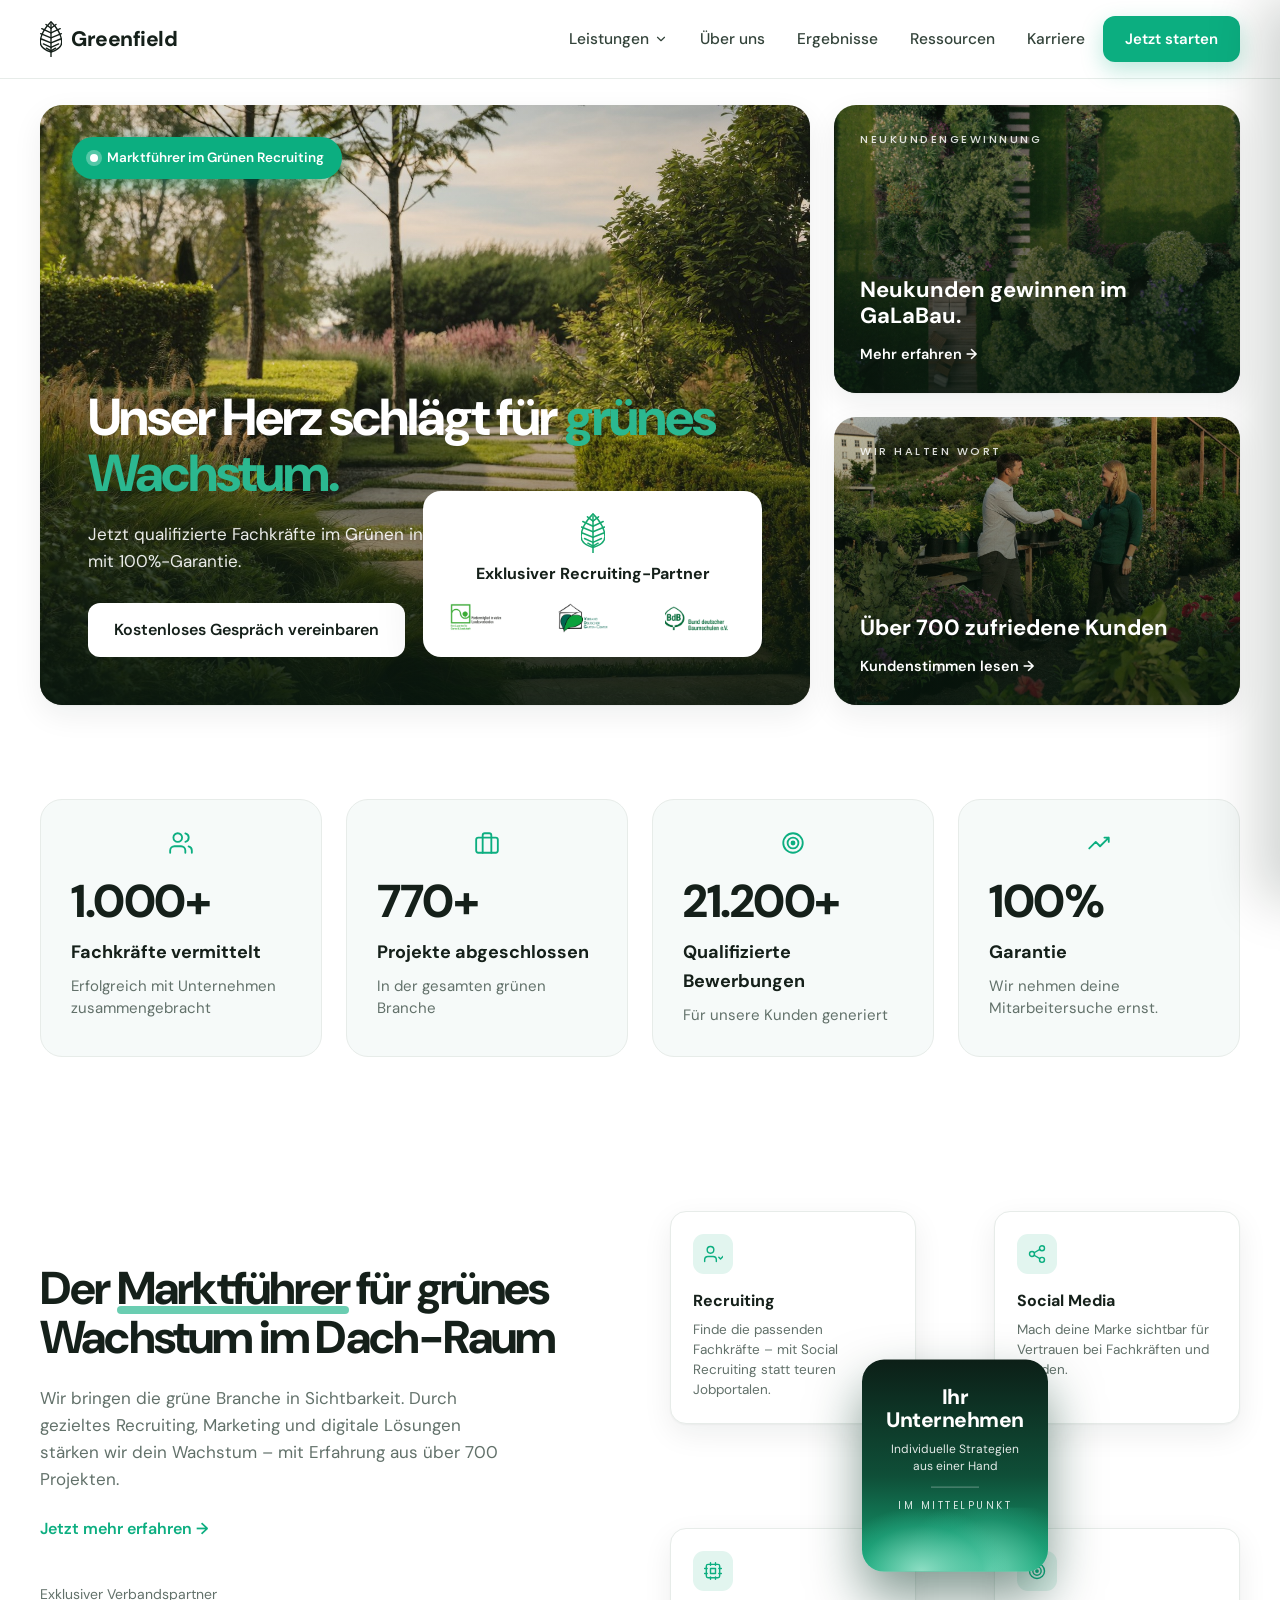
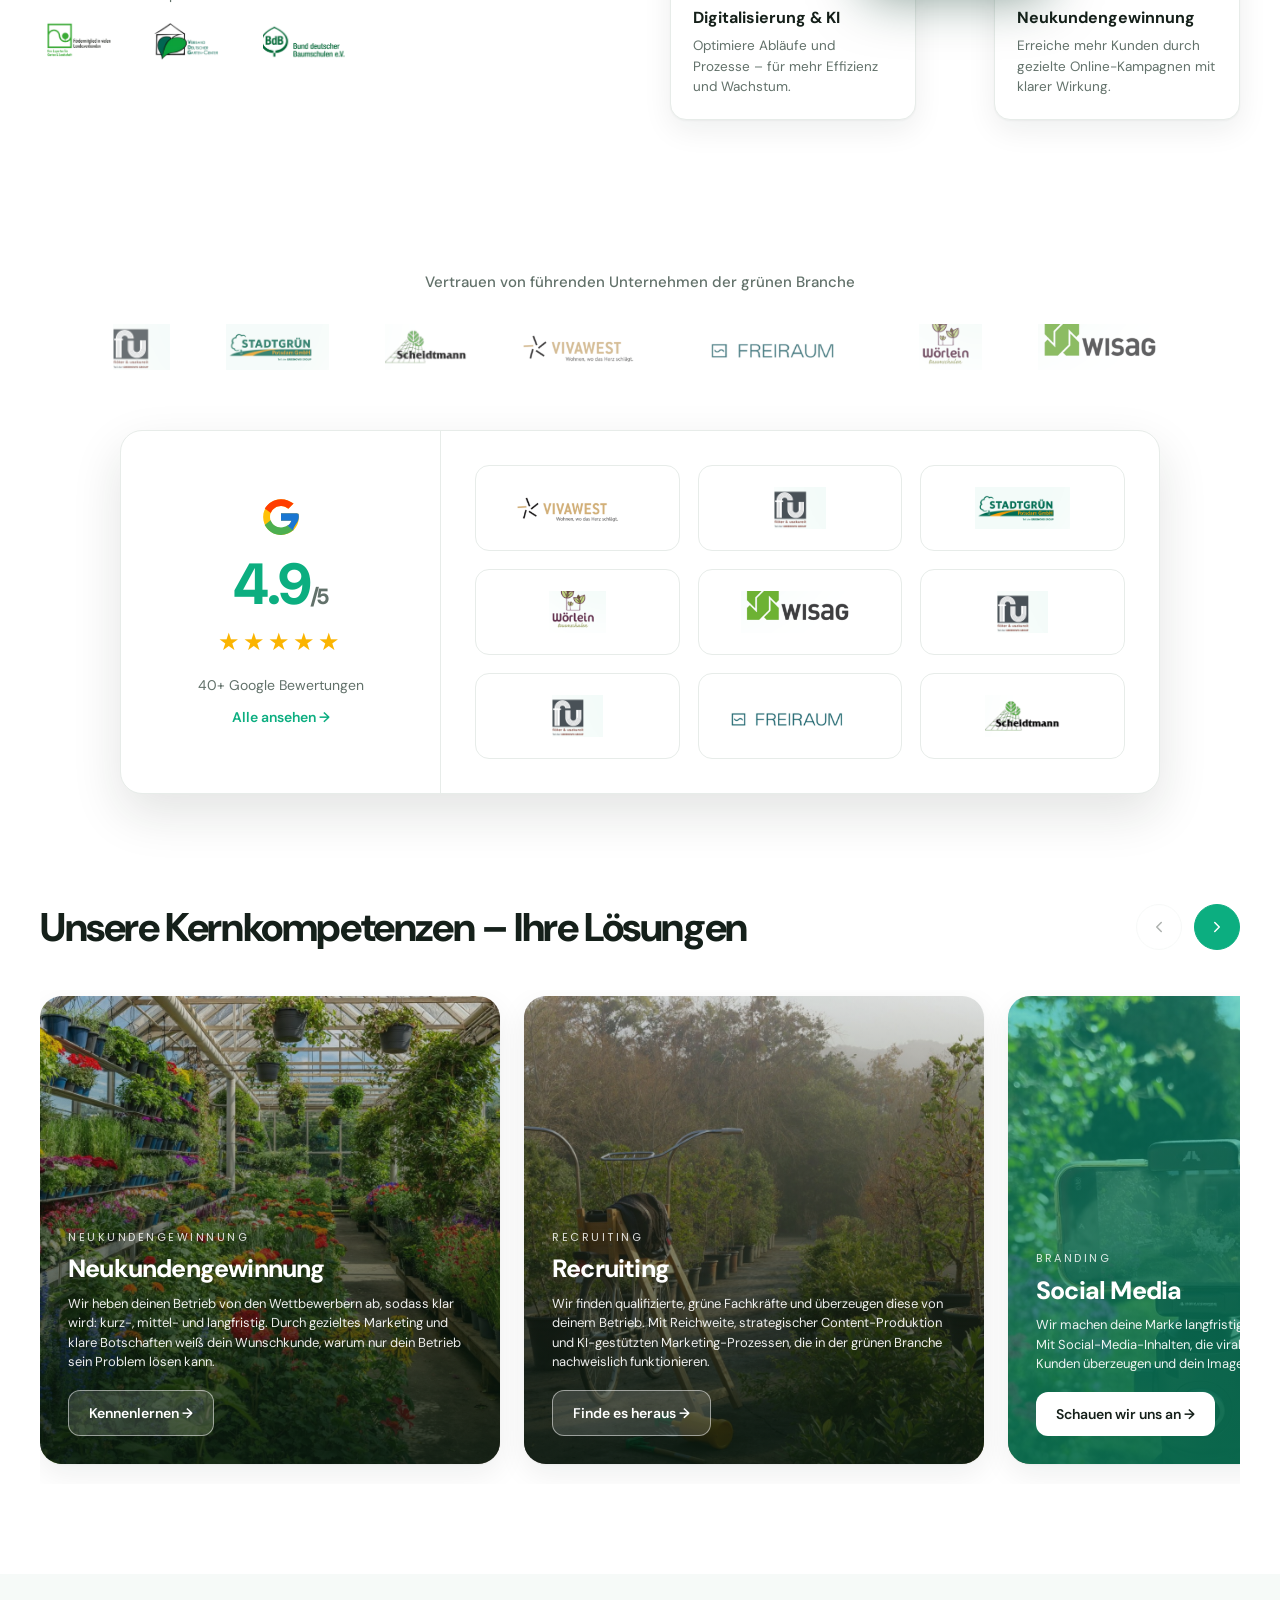
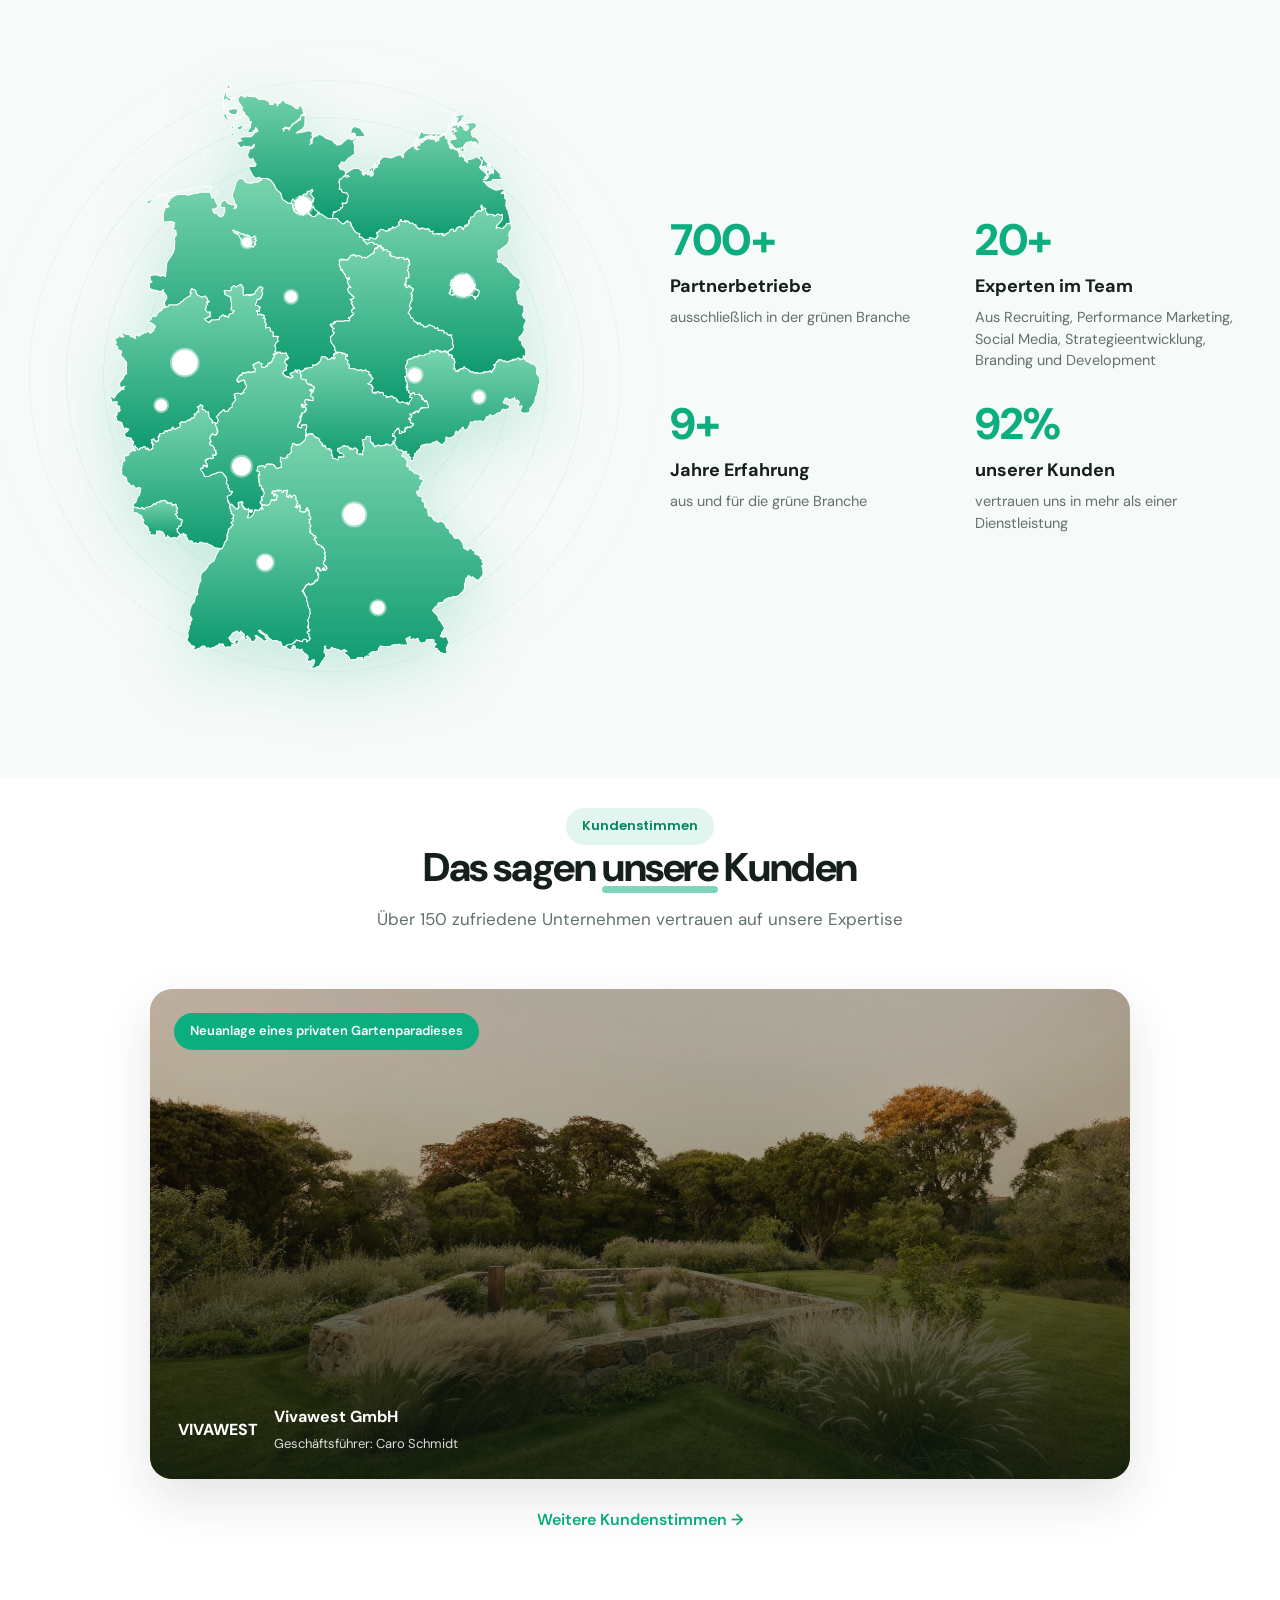
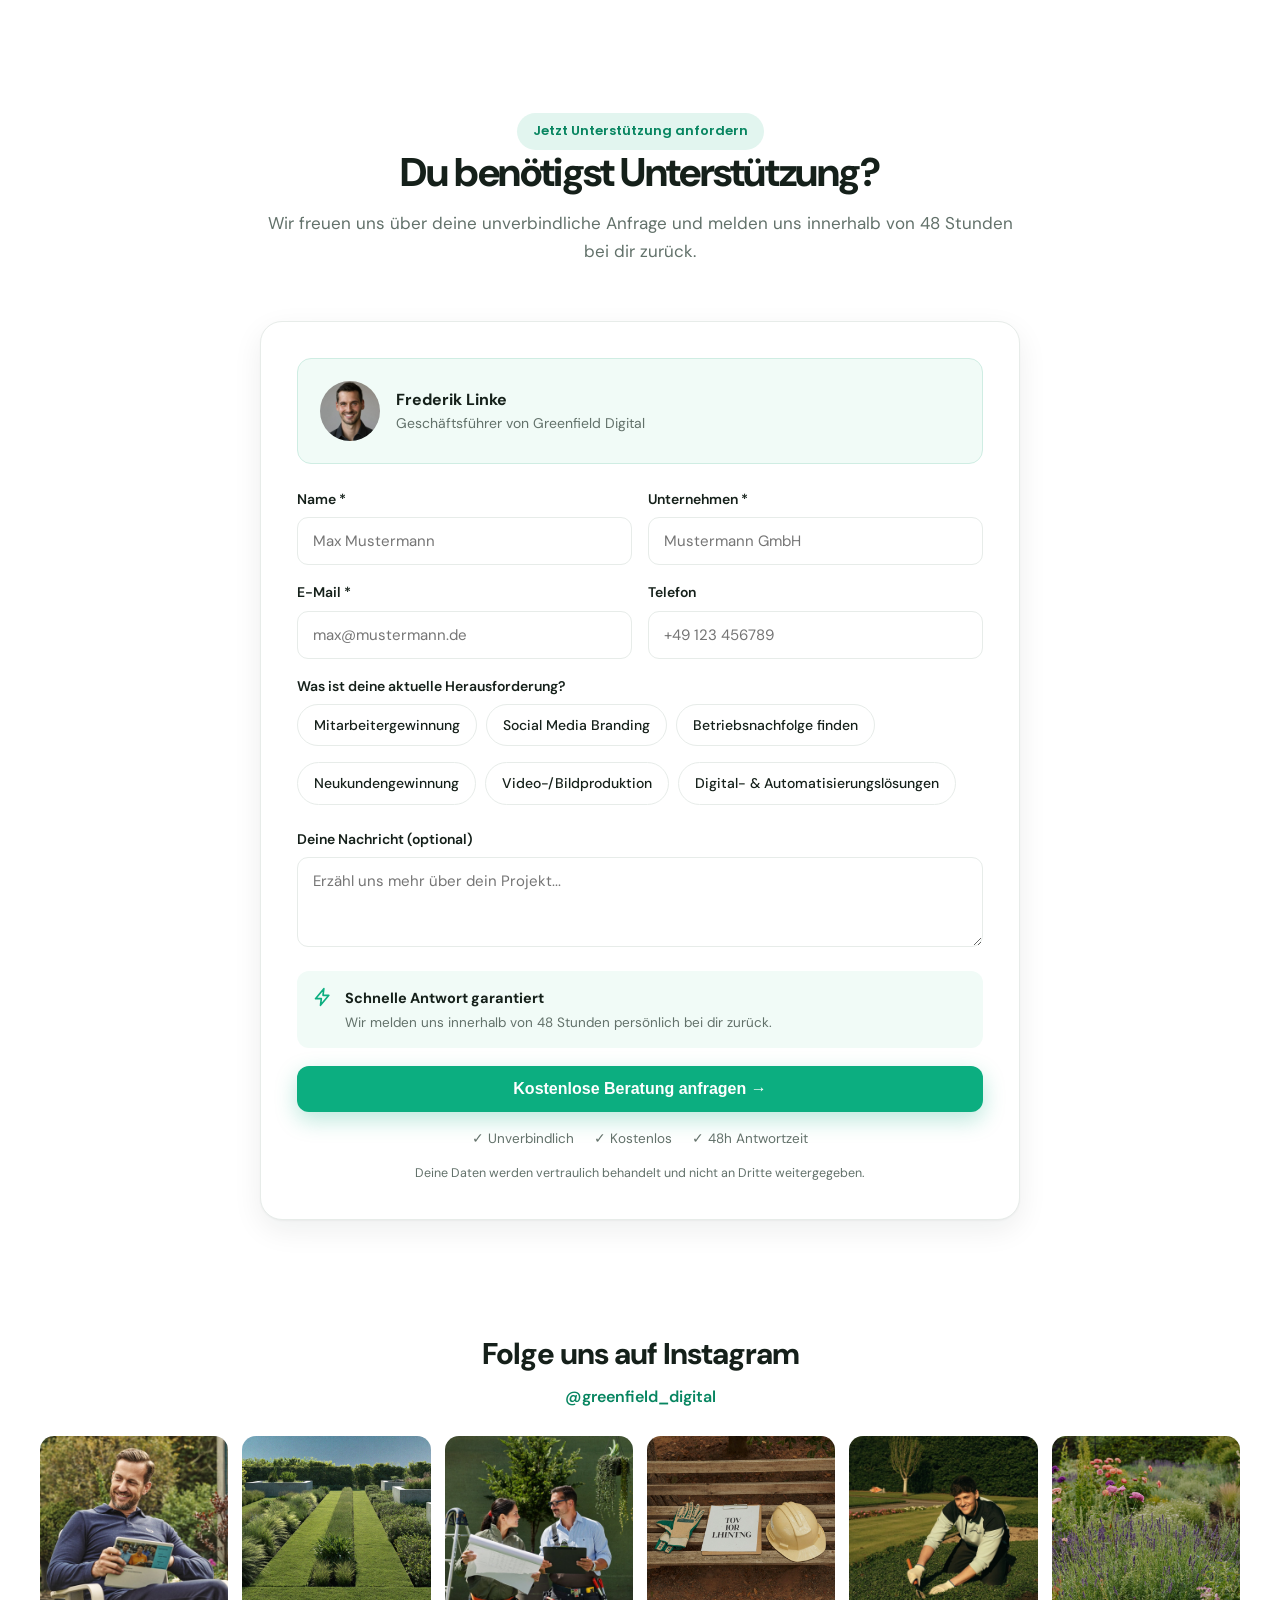
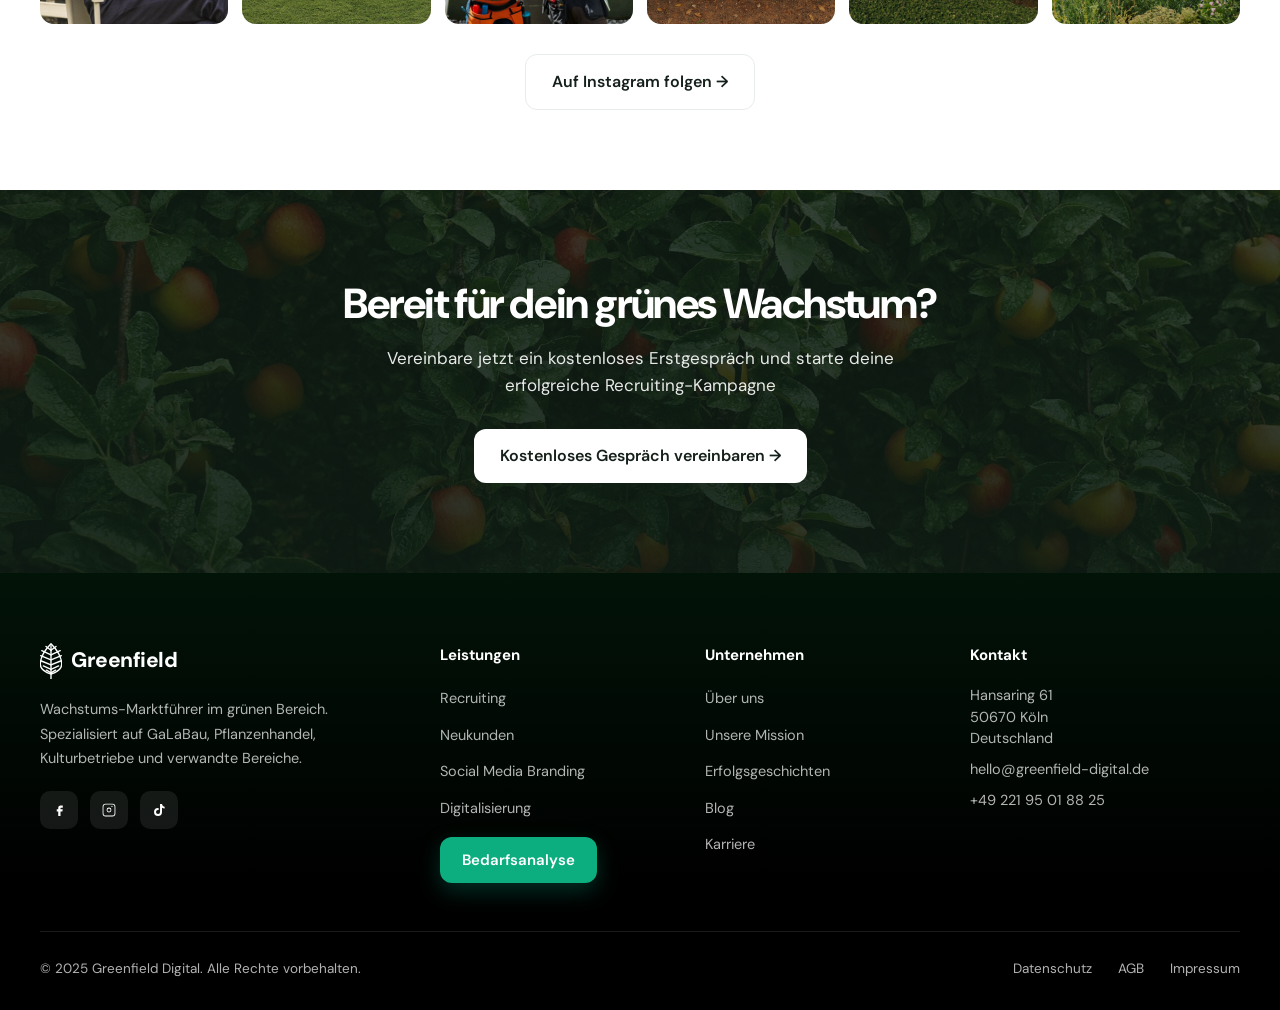
<file: index.html>
<!DOCTYPE html>
<html lang="de">
<head>
<meta charset="UTF-8">
<meta name="viewport" content="width=device-width, initial-scale=1.0">
<title>Greenfield Digital · Recruiting, Marketing & Digitalisierung für die grüne Branche</title>
<meta name="description" content="Greenfield Digital bringt die grüne Branche in Sichtbarkeit. Recruiting, Neukundengewinnung, Social-Media-Branding und Digitalisierung – mit Erfahrung aus über 700 Projekten.">
<meta name="robots" content="index,follow">
<link rel="canonical" href="https://greenfield-digital.de/">
<meta property="og:type" content="website">
<meta property="og:site_name" content="Greenfield Digital">
<meta property="og:title" content="Greenfield Digital · Marktführer im Recruiting für die grüne Branche">
<meta property="og:description" content="Recruiting, Marketing & Digitalisierung für GaLaBau, Baumschulen und die grüne Branche.">
<meta property="og:url" content="https://greenfield-digital.de/">
<meta property="og:image" content="https://greenfield-digital.de/assets/hero-home.jpg">
<link rel="icon" href="assets/favicon.svg" type="image/svg+xml">
<link rel="icon" href="assets/favicon.png" type="image/png">
<link rel="apple-touch-icon" href="assets/apple-touch-icon.png">
<link rel="preconnect" href="https://fonts.googleapis.com">
<link rel="preconnect" href="https://fonts.gstatic.com" crossorigin>
<link href="https://fonts.googleapis.com/css2?family=DM+Sans:opsz,wght@9..40,400;9..40,500;9..40,600;9..40,700;9..40,800&family=Poppins:wght@500;600&display=swap" rel="stylesheet">
<link rel="stylesheet" href="assets/site.css">
</head>
<body>

<!-- ============ HEADER ============ -->
<header>
  <div class="wrap nav">
    <a href="index.html" class="brand">
      <span class="mark"><svg viewBox="0 0 56 94" fill="none" stroke="currentColor" stroke-width="3.6" stroke-linecap="round" stroke-linejoin="round"><path d="M28 2 C40 14 55 32 56 54 C56.6 66 45 76 28 81 C11 76 -0.6 66 0 54 C1 32 16 14 28 2 Z"/><path d="M28 7 V94"/><path d="M28 19 L41 9 M28 31 L52 20 M28 44 L55 33 M28 57 L53 47 M28 69 L48 60 M28 78 L40 71"/><path d="M28 19 L15 9 M28 31 L4 20 M28 44 L1 33 M28 57 L3 47 M28 69 L8 60 M28 78 L16 71"/></svg></span>
      <span class="txt-single">Greenfield</span>
    </a>
    <div class="sp"></div>
    <nav class="nav-links">
      <div class="has-drop">
        <a class="nav-link" href="recruiting.html">Leistungen
          <svg viewBox="0 0 24 24" fill="none" stroke="currentColor" stroke-width="2"><path d="m6 9 6 6 6-6" stroke-linecap="round" stroke-linejoin="round"/></svg></a>
        <div class="drop">
          <a href="recruiting.html"><span class="di"><svg viewBox="0 0 24 24" fill="none" stroke-width="1.7"><path d="M16 21v-2a4 4 0 0 0-4-4H6a4 4 0 0 0-4 4v2M9 11a4 4 0 1 0 0-8 4 4 0 0 0 0 8ZM19 16l2 2 4-4" stroke-linecap="round" stroke-linejoin="round"/></svg></span><span><b>Recruiting</b><span>Nachhaltige Personalgewinnung</span></span></a>
          <a href="neukundengewinnung.html"><span class="di"><svg viewBox="0 0 24 24" fill="none" stroke-width="1.7"><path d="M3 21v-2a4 4 0 0 1 4-4h4a4 4 0 0 1 4 4v2M9 11a4 4 0 1 0 0-8 4 4 0 0 0 0 8ZM19 8v6M16 11h6" stroke-linecap="round" stroke-linejoin="round"/></svg></span><span><b>Neukundengewinnung</b><span>Planbar neue Aufträge</span></span></a>
          <a href="social-media.html"><span class="di"><svg viewBox="0 0 24 24" fill="none" stroke-width="1.7"><path d="M7 11l5-7 5 7M5 11h14l-1.5 9h-11L5 11Z" stroke-linecap="round" stroke-linejoin="round"/></svg></span><span><b>Social Media &amp; Branding</b><span>Platzhirsch in der Region</span></span></a>
          <a href="digitalisierung.html"><span class="di"><svg viewBox="0 0 24 24" fill="none" stroke-width="1.7"><rect x="3" y="4" width="18" height="14" rx="2"/><path d="M8 21h8M12 18v3M8 10l2 2 4-4" stroke-linecap="round" stroke-linejoin="round"/></svg></span><span><b>Digitalisierung &amp; KI</b><span>Prozesse neu gedacht</span></span></a>
        </div>
      </div>
      <a class="nav-link" href="ueber-uns.html">Über uns</a>
      <a class="nav-link" href="ergebnisse.html">Ergebnisse</a>
      <a class="nav-link" href="blog.html">Ressourcen</a>
      <a class="nav-link" href="karriere.html">Karriere</a>
      <a class="btn btn-green btn-sm" href="#kontakt">Jetzt starten</a>
    </nav>
    <button class="burger" id="burger" aria-label="Menü öffnen"><span></span><span></span><span></span></button>
  </div>
</header>

<!-- ============ MOBILE MENU ============ -->
<div class="m-overlay" id="mOverlay"></div>
<nav class="m-menu" id="mMenu">
  <span class="m-cap">Leistungen</span>
  <a class="sub" href="recruiting.html">Recruiting</a>
  <a class="sub" href="neukundengewinnung.html">Neukundengewinnung</a>
  <a class="sub" href="social-media.html">Social Media &amp; Branding</a>
  <a class="sub" href="digitalisierung.html">Digitalisierung &amp; KI</a>
  <span class="m-cap">Mehr</span>
  <a href="ueber-uns.html">Über uns</a>
  <a href="ergebnisse.html">Ergebnisse</a>
  <a href="blog.html">Ressourcen</a>
  <a href="karriere.html">Karriere</a>
  <a class="btn btn-green" href="#kontakt">Jetzt starten</a>
</nav>

<!-- ============ HERO ============ -->
<section class="hero">
  <div class="wrap">
    <div class="hero-grid">
      <div class="hero-main">
        <img class="bg" src="assets/hero-home.jpg" alt="Grüne Landschaft – Greenfield Digital">
        <span class="hero-badge"><span class="dot"></span>Marktführer im Grünen Recruiting</span>
        <h1>Unser Herz schlägt für <span class="u">grünes Wachstum.</span></h1>
        <p>Jetzt qualifizierte Fachkräfte im Grünen in 45 Tagen einstellen mit 100%-Garantie.</p>
        <div><a href="#kontakt" class="btn btn-white">Kostenloses Gespräch vereinbaren</a></div>
        <div class="hero-partner">
          <span class="hp-leaf"><svg viewBox="0 0 56 94" fill="none" stroke="#16A86F" stroke-width="3.6" stroke-linecap="round" stroke-linejoin="round"><path d="M28 2 C40 14 55 32 56 54 C56.6 66 45 76 28 81 C11 76 -0.6 66 0 54 C1 32 16 14 28 2 Z"/><path d="M28 7 V94"/><path d="M28 19 L41 9 M28 31 L52 20 M28 44 L55 33 M28 57 L53 47 M28 69 L48 60 M28 78 L40 71"/><path d="M28 19 L15 9 M28 31 L4 20 M28 44 L1 33 M28 57 L3 47 M28 69 L8 60 M28 78 L16 71"/></svg></span>
          <div class="hp-head">Exklusiver Recruiting-Partner</div>
          <div class="hp-logos"><img src="assets/partner-1.png" alt="Fördermitglied in vielen Landesverbänden"><img src="assets/partner-2.png" alt="Verband Deutscher Garten-Center"><img src="assets/partner-3.png" alt="Bund deutscher Baumschulen e.V."></div>
        </div>
      </div>
      <div class="hero-side">
        <div class="hero-card photo">
          <img src="assets/side-neukunden.jpg" alt="Neukunden gewinnen im GaLaBau">
          <span class="lbl">Neukundengewinnung</span>
          <div>
            <h3>Neukunden gewinnen im GaLaBau.</h3>
            <a class="lnk" href="neukundengewinnung.html">Mehr erfahren →</a>
          </div>
        </div>
        <div class="hero-card photo">
          <img src="assets/kunden-700.jpg" alt="Zufriedene Kunden – Handschlag in der Baumschule">
          <span class="lbl">Wir halten Wort</span>
          <div>
            <h3>Über 700 zufriedene Kunden</h3>
            <a class="lnk" href="ergebnisse.html">Kundenstimmen lesen →</a>
          </div>
        </div>
      </div>
    </div>
  </div>
</section>

<!-- ============ STATS ============ -->
<section class="stats flat">
  <div class="wrap">
    <div class="stats-grid">
      <div class="stat rv">
        <div class="ic"><svg viewBox="0 0 24 24" fill="none" stroke-width="1.7"><path d="M16 21v-2a4 4 0 0 0-4-4H6a4 4 0 0 0-4 4v2M9 11a4 4 0 1 0 0-8 4 4 0 0 0 0 8ZM22 21v-2a4 4 0 0 0-3-3.9M16 3.1a4 4 0 0 1 0 7.8" stroke-linecap="round" stroke-linejoin="round"/></svg></div>
        <div class="num" data-countup data-num="1.000+">1.000+</div><div class="t">Fachkräfte vermittelt</div>
        <div class="s">Erfolgreich mit Unternehmen zusammengebracht</div>
      </div>
      <div class="stat rv">
        <div class="ic"><svg viewBox="0 0 24 24" fill="none" stroke-width="1.7"><rect x="2" y="7" width="20" height="14" rx="2"/><path d="M16 21V5a2 2 0 0 0-2-2h-4a2 2 0 0 0-2 2v16" stroke-linecap="round"/></svg></div>
        <div class="num" data-countup data-num="770+">770+</div><div class="t">Projekte abgeschlossen</div>
        <div class="s">In der gesamten grünen Branche</div>
      </div>
      <div class="stat rv">
        <div class="ic"><svg viewBox="0 0 24 24" fill="none" stroke-width="1.7"><circle cx="12" cy="12" r="9"/><circle cx="12" cy="12" r="5"/><circle cx="12" cy="12" r="1.4" fill="var(--green)"/></svg></div>
        <div class="num" data-countup data-num="21.200+">21.200+</div><div class="t">Qualifizierte Bewerbungen</div>
        <div class="s">Für unsere Kunden generiert</div>
      </div>
      <div class="stat rv">
        <div class="ic"><svg viewBox="0 0 24 24" fill="none" stroke-width="1.7"><path d="M3 17l6-6 4 4 8-8M21 7v4M21 7h-4" stroke-linecap="round" stroke-linejoin="round"/></svg></div>
        <div class="num" data-countup data-num="100%">100%</div><div class="t">Garantie</div>
        <div class="s">Wir nehmen deine Mitarbeitersuche ernst.</div>
      </div>
    </div>
  </div>
</section>

<!-- ============ MARKTFÜHRER CLUSTER ============ -->
<section class="mf">
  <div class="wrap">
    <div class="mf-grid">
      <div class="mf-text rv">
        <h2>Der <span class="u">Marktführer</span> für grünes Wachstum im Dach-Raum</h2>
        <p>Wir bringen die grüne Branche in Sichtbarkeit. Durch gezieltes Recruiting, Marketing und digitale Lösungen stärken wir dein Wachstum – mit Erfahrung aus über 700 Projekten.</p>
        <a class="mf-link" href="ueber-uns.html">Jetzt mehr erfahren →</a>
        <div class="mf-part">
          <span class="lbl">Exklusiver Verbandspartner</span>
          <div class="row">
            <img src="assets/partner-1.png" alt="Fördermitglied in vielen Landesverbänden">
            <img src="assets/partner-2.png" alt="Verband Deutscher Garten-Center">
            <img src="assets/partner-3.png" alt="Bund deutscher Baumschulen e.V.">
          </div>
        </div>
      </div>
      <div class="mf-cluster rv">
        <svg class="mf-lines" viewBox="0 0 100 100" preserveAspectRatio="none" aria-hidden="true">
          <line x1="50" y1="50" x2="23" y2="22"/>
          <line x1="50" y1="50" x2="77" y2="22"/>
          <line x1="50" y1="50" x2="23" y2="78"/>
          <line x1="50" y1="50" x2="77" y2="78"/>
        </svg>
        <div class="mf-mini">
          <div class="ic"><svg viewBox="0 0 24 24" fill="none" stroke-width="1.7"><path d="M16 21v-2a4 4 0 0 0-4-4H6a4 4 0 0 0-4 4v2M9 11a4 4 0 1 0 0-8 4 4 0 0 0 0 8ZM19 16l2 2 4-4" stroke-linecap="round" stroke-linejoin="round"/></svg></div>
          <b>Recruiting</b>
          <p>Finde die passenden Fachkräfte – mit Social Recruiting statt teuren Jobportalen.</p>
        </div>
        <div class="mf-mini">
          <div class="ic"><svg viewBox="0 0 24 24" fill="none" stroke-width="1.7"><circle cx="18" cy="5" r="3"/><circle cx="6" cy="12" r="3"/><circle cx="18" cy="19" r="3"/><path d="M8.6 13.5l6.8 4M15.4 6.5l-6.8 4" stroke-linecap="round"/></svg></div>
          <b>Social Media</b>
          <p>Mach deine Marke sichtbar für Vertrauen bei Fachkräften und Kunden.</p>
        </div>
        <div class="mf-mini">
          <div class="ic"><svg viewBox="0 0 24 24" fill="none" stroke-width="1.7"><rect x="4" y="4" width="16" height="16" rx="2"/><path d="M9 2v3M15 2v3M9 19v3M15 19v3M2 9h3M2 15h3M19 9h3M19 15h3M9 9h6v6H9z" stroke-linecap="round" stroke-linejoin="round"/></svg></div>
          <b>Digitalisierung &amp; KI</b>
          <p>Optimiere Abläufe und Prozesse – für mehr Effizienz und Wachstum.</p>
        </div>
        <div class="mf-mini">
          <div class="ic"><svg viewBox="0 0 24 24" fill="none" stroke-width="1.7"><circle cx="12" cy="12" r="9"/><circle cx="12" cy="12" r="5"/><circle cx="12" cy="12" r="1.4" fill="var(--green)"/></svg></div>
          <b>Neukundengewinnung</b>
          <p>Erreiche mehr Kunden durch gezielte Online-Kampagnen mit klarer Wirkung.</p>
        </div>
        <div class="mf-center">
          <h3>Ihr<br>Unternehmen</h3>
          <p>Individuelle Strategien<br>aus einer Hand</p>
          <span class="mf-div"></span>
          <span class="mf-mid">IM MITTELPUNKT</span>
          <span class="mf-hills"></span>
        </div>
      </div>
    </div>
  </div>
</section>

<!-- ============ LOGOS ============ -->
<section class="logos">
  <div class="wrap">
    <p>Vertrauen von führenden Unternehmen der grünen Branche</p>
    <div class="logo-row">
      <img src="assets/logo-fu.png" alt="flöter & uszkureit">
      <img src="assets/logo-stadtgruen.png" alt="STADTGRÜN Potsdam GmbH">
      <img src="assets/logo-scheldmann.png" alt="Scheldmann">
      <img src="assets/logo-vivawest.png" alt="VIVAWEST">
      <img src="assets/logo-freiraum.png" alt="FREIRAUM">
      <img src="assets/logo-woerlein.png" alt="Wörlein Baumschulen">
      <img src="assets/logo-wisag.png" alt="WISAG">
    </div>
  </div>
</section>

<!-- ============ GOOGLE REVIEW CARD ============ -->
<section class="greview">
  <div class="wrap">
    <div class="greview-card rv">
      <div class="gr-left">
        <span class="g"><svg viewBox="0 0 48 48"><path fill="#FFC107" d="M43.6 20.5H42V20H24v8h11.3c-1.6 4.7-6.1 8-11.3 8-6.6 0-12-5.4-12-12s5.4-12 12-12c3.1 0 5.9 1.2 8 3.1l5.7-5.7C34 6.5 29.3 4.5 24 4.5 13.2 4.5 4.5 13.2 4.5 24S13.2 43.5 24 43.5c11 0 19.5-8 19.5-19.5 0-1.3-.1-2.3-.4-3.5z"/><path fill="#FF3D00" d="M6.3 14.7l6.6 4.8C14.7 15.1 19 12 24 12c3.1 0 5.9 1.2 8 3.1l5.7-5.7C34 6.5 29.3 4.5 24 4.5 16.3 4.5 9.7 8.9 6.3 14.7z"/><path fill="#4CAF50" d="M24 43.5c5.2 0 9.9-2 13.4-5.2l-6.2-5.2C29.2 34.6 26.7 35.5 24 35.5c-5.2 0-9.6-3.3-11.3-7.9l-6.5 5C9.6 39 16.2 43.5 24 43.5z"/><path fill="#1976D2" d="M43.6 20.5H42V20H24v8h11.3c-.8 2.3-2.3 4.3-4.1 5.6l6.2 5.2C37 34.5 43.5 30 43.5 24c0-1.3-.1-2.3-.4-3.5z"/></svg></span>
        <div class="sc">4.9<small>/5</small></div>
        <div class="stars">★★★★★</div>
        <div class="meta">40+ Google Bewertungen</div>
        <a class="ga" href="ergebnisse.html">Alle ansehen →</a>
      </div>
      <div class="gr-grid">
        <span><img src="assets/logo-vivawest.png" alt="VIVAWEST"></span>
        <span><img src="assets/logo-fu.png" alt="flöter & uszkureit"></span>
        <span><img src="assets/logo-stadtgruen.png" alt="STADTGRÜN"></span>
        <span><img src="assets/logo-woerlein.png" alt="Wörlein Baumschulen"></span>
        <span><img src="assets/logo-wisag.png" alt="WISAG"></span>
        <span><img src="assets/logo-fu.png" alt="flöter & uszkureit"></span>
        <span><img src="assets/logo-fu.png" alt="flöter & uszkureit"></span>
        <span><img src="assets/logo-freiraum.png" alt="FREIRAUM"></span>
        <span><img src="assets/logo-scheldmann.png" alt="Scheldmann"></span>
      </div>
    </div>
  </div>
</section>

<!-- ============ KERNKOMPETENZEN ============ -->
<section class="kk">
  <div class="wrap">
    <div class="kk-head rv">
      <h2>Unsere Kernkompetenzen – Ihre Lösungen</h2>
      <div class="kk-nav">
        <button type="button" aria-label="Zurück"><svg viewBox="0 0 24 24" fill="none" stroke="currentColor" stroke-width="2" stroke-linecap="round" stroke-linejoin="round"><path d="M15 18l-6-6 6-6"/></svg></button>
        <button type="button" class="act" aria-label="Weiter"><svg viewBox="0 0 24 24" fill="none" stroke="currentColor" stroke-width="2" stroke-linecap="round" stroke-linejoin="round"><path d="M9 18l6-6-6-6"/></svg></button>
      </div>
    </div>
    <div class="kk-track">
      <a class="kk-card rv" href="neukundengewinnung.html">
        <img src="assets/hero-neukunden.jpg" alt="Neukundengewinnung">
        <span class="lbl">Neukundengewinnung</span>
        <h3>Neukundengewinnung</h3>
        <p>Wir heben deinen Betrieb von den Wettbewerbern ab, sodass klar wird: kurz-, mittel- und langfristig. Durch gezieltes Marketing und klare Botschaften weiß dein Wunschkunde, warum nur dein Betrieb sein Problem lösen kann.</p>
        <span class="btn btn-card">Kennenlernen →</span>
      </a>
      <a class="kk-card rv" href="recruiting.html">
        <img src="assets/hero-recruiting.jpg" alt="Recruiting">
        <span class="lbl">Recruiting</span>
        <h3>Recruiting</h3>
        <p>Wir finden qualifizierte, grüne Fachkräfte und überzeugen diese von deinem Betrieb. Mit Reichweite, strategischer Content-Produktion und KI-gestützten Marketing-Prozessen, die in der grünen Branche nachweislich funktionieren.</p>
        <span class="btn btn-card">Finde es heraus →</span>
      </a>
      <a class="kk-card active rv" href="social-media.html">
        <img src="assets/hero-social.jpg" alt="Social Media">
        <span class="lbl">Branding</span>
        <h3>Social Media</h3>
        <p>Wir machen deine Marke langfristig zum Platzhirschen der Region. Mit Social-Media-Inhalten, die viral gehen, Bewerber begeistern, Kunden überzeugen und dein Image auf ein neues Level heben.</p>
        <span class="btn btn-white">Schauen wir uns an →</span>
      </a>
      <a class="kk-card rv" href="digitalisierung.html">
        <img src="assets/hero-digitalisierung.jpg" alt="Digitalisierung">
        <span class="lbl">Digitalisierung</span>
        <h3>Digitalisierung</h3>
        <p>Von Webentwicklung über Automatisierung zu strategischer Beratung: Digitale Lösungen &amp; Prozesse in deinem Unternehmen neu denken. Ergebnis: Mehr Geschwindigkeit, weniger Arbeit, klare Abläufe.</p>
        <span class="btn btn-card">Mit Digitalisierung →</span>
      </a>
    </div>
  </div>
</section>

<!-- ============ MAP / ZAHLEN ============ -->
<section class="mapsec">
  <div class="wrap">
    <div class="map-grid">
      <div class="map-vis rv" id="deMapHome" aria-label="Deutschlandkarte mit Standorten"></div>
      <div>
        <div class="map-stats">
          <div class="map-stat rv"><div class="num" data-countup data-num="700+">700+</div><div class="t">Partnerbetriebe</div><div class="s">ausschließlich in der grünen Branche</div></div>
          <div class="map-stat rv"><div class="num" data-countup data-num="20+">20+</div><div class="t">Experten im Team</div><div class="s">Aus Recruiting, Performance Marketing, Social Media, Strategieentwicklung, Branding und Development</div></div>
          <div class="map-stat rv"><div class="num" data-countup data-num="9+">9+</div><div class="t">Jahre Erfahrung</div><div class="s">aus und für die grüne Branche</div></div>
          <div class="map-stat rv"><div class="num" data-countup data-num="92%">92%</div><div class="t">unserer Kunden</div><div class="s">vertrauen uns in mehr als einer Dienstleistung</div></div>
        </div>
      </div>
    </div>
  </div>
</section>

<!-- ============ TESTIMONIAL ============ -->
<section class="tst">
  <div class="wrap">
    <div class="sec-head rv">
      <span class="pill">Kundenstimmen</span>
      <h2>Das sagen <span class="u-text">unsere</span> Kunden</h2>
      <p>Über 150 zufriedene Unternehmen vertrauen auf unsere Expertise</p>
    </div>
    <div class="tst-card rv">
      <img src="assets/testimonial.jpg" alt="Kundenstimme Vivawest GmbH">
      <span class="tst-badge">Neuanlage eines privaten Gartenparadieses</span>
      <div class="tst-foot">
        <div class="tlogo">VIVAWEST</div>
        <div><b>Vivawest GmbH</b><span>Geschäftsführer: Caro Schmidt</span></div>
      </div>
    </div>
    <div class="tst-more"><a href="ergebnisse.html">Weitere Kundenstimmen →</a></div>
  </div>
</section>

<!-- ============ KONTAKT ============ -->
<section class="contact" id="kontakt">
  <div class="wrap">
    <div class="sec-head rv">
      <span class="pill">Jetzt Unterstützung anfordern</span>
      <h2>Du benötigst Unterstützung?</h2>
      <p>Wir freuen uns über deine unverbindliche Anfrage und melden uns innerhalb von 48 Stunden bei dir zurück.</p>
    </div>
    <div class="form-card rv" style="max-width:760px;margin:0 auto">
      <form id="leadForm">
        <div class="founder">
          <img src="assets/founder.jpg" alt="Frederik Linke">
          <div><b>Frederik Linke</b><span>Geschäftsführer von Greenfield Digital</span></div>
        </div>
        <div class="form-row">
          <div class="field"><label>Name *</label><input name="name" required placeholder="Max Mustermann"></div>
          <div class="field"><label>Unternehmen *</label><input name="unternehmen" required placeholder="Mustermann GmbH"></div>
        </div>
        <div class="form-row">
          <div class="field"><label>E-Mail *</label><input name="email" type="email" required placeholder="max@mustermann.de"></div>
          <div class="field"><label>Telefon</label><input name="telefon" placeholder="+49 123 456789"></div>
        </div>
        <div class="field">
          <label>Was ist deine aktuelle Herausforderung?</label>
          <div class="chips">
            <label class="chip"><input type="checkbox" name="herausforderung" value="Mitarbeitergewinnung"><span>Mitarbeitergewinnung</span></label>
            <label class="chip"><input type="checkbox" name="herausforderung" value="Social Media Branding"><span>Social Media Branding</span></label>
            <label class="chip"><input type="checkbox" name="herausforderung" value="Betriebsnachfolge finden"><span>Betriebsnachfolge finden</span></label>
            <label class="chip"><input type="checkbox" name="herausforderung" value="Neukundengewinnung"><span>Neukundengewinnung</span></label>
            <label class="chip"><input type="checkbox" name="herausforderung" value="Video-/Bildproduktion"><span>Video-/Bildproduktion</span></label>
            <label class="chip"><input type="checkbox" name="herausforderung" value="Digital- & Automatisierungslösungen"><span>Digital- &amp; Automatisierungslösungen</span></label>
          </div>
        </div>
        <div class="field"><label>Deine Nachricht (optional)</label><textarea name="nachricht" placeholder="Erzähl uns mehr über dein Projekt..."></textarea></div>
        <div class="form-note">
          <svg viewBox="0 0 24 24" fill="none" stroke-width="2"><path d="M13 2 3 14h7l-1 8 10-12h-7l1-8Z" stroke-linecap="round" stroke-linejoin="round"/></svg>
          <div><b>Schnelle Antwort garantiert</b><p>Wir melden uns innerhalb von 48 Stunden persönlich bei dir zurück.</p></div>
        </div>
        <button type="submit" class="btn btn-green" style="width:100%;justify-content:center">Kostenlose Beratung anfragen →</button>
        <div class="form-meta">
          <span>✓ Unverbindlich</span><span>✓ Kostenlos</span><span>✓ 48h Antwortzeit</span>
        </div>
        <p class="form-disc">Deine Daten werden vertraulich behandelt und nicht an Dritte weitergegeben.</p>
      </form>
      <div class="form-ok" id="formOk">
        <svg viewBox="0 0 24 24" fill="none" stroke-width="2"><circle cx="12" cy="12" r="10"/><path d="M8 12l3 3 5-6" stroke-linecap="round" stroke-linejoin="round"/></svg>
        <h3>Vielen Dank!</h3>
        <p style="color:var(--muted);margin-top:8px">Wir haben deine Anfrage erhalten und melden uns innerhalb von 48 Stunden bei dir.</p>
      </div>
    </div>
  </div>
</section>

<!-- ============ INSTAGRAM ============ -->
<section class="insta">
  <div class="wrap">
    <h2>Folge uns auf Instagram</h2>
    <a class="insta-handle" href="https://www.instagram.com/greenfield_digital/" target="_blank" rel="noopener">@greenfield_digital</a>
    <div class="insta-grid">
      <a href="https://www.instagram.com/greenfield_digital/" target="_blank" rel="noopener"><img src="assets/feature-1.jpg" alt="Greenfield Digital auf Instagram"><span class="ig"><svg viewBox="0 0 24 24" fill="none" stroke="#fff" stroke-width="1.7"><rect x="3" y="3" width="18" height="18" rx="5"/><circle cx="12" cy="12" r="4"/><circle cx="17.5" cy="6.5" r="1" fill="#fff" stroke="none"/></svg></span></a>
      <a href="https://www.instagram.com/greenfield_digital/" target="_blank" rel="noopener"><img src="assets/blog-1.jpg" alt="Greenfield Digital auf Instagram"><span class="ig"><svg viewBox="0 0 24 24" fill="none" stroke="#fff" stroke-width="1.7"><rect x="3" y="3" width="18" height="18" rx="5"/><circle cx="12" cy="12" r="4"/><circle cx="17.5" cy="6.5" r="1" fill="#fff" stroke="none"/></svg></span></a>
      <a href="https://www.instagram.com/greenfield_digital/" target="_blank" rel="noopener"><img src="assets/feature-2.jpg" alt="Greenfield Digital auf Instagram"><span class="ig"><svg viewBox="0 0 24 24" fill="none" stroke="#fff" stroke-width="1.7"><rect x="3" y="3" width="18" height="18" rx="5"/><circle cx="12" cy="12" r="4"/><circle cx="17.5" cy="6.5" r="1" fill="#fff" stroke="none"/></svg></span></a>
      <a href="https://www.instagram.com/greenfield_digital/" target="_blank" rel="noopener"><img src="assets/blog-2.jpg" alt="Greenfield Digital auf Instagram"><span class="ig"><svg viewBox="0 0 24 24" fill="none" stroke="#fff" stroke-width="1.7"><rect x="3" y="3" width="18" height="18" rx="5"/><circle cx="12" cy="12" r="4"/><circle cx="17.5" cy="6.5" r="1" fill="#fff" stroke="none"/></svg></span></a>
      <a href="https://www.instagram.com/greenfield_digital/" target="_blank" rel="noopener"><img src="assets/feature-3.jpg" alt="Greenfield Digital auf Instagram"><span class="ig"><svg viewBox="0 0 24 24" fill="none" stroke="#fff" stroke-width="1.7"><rect x="3" y="3" width="18" height="18" rx="5"/><circle cx="12" cy="12" r="4"/><circle cx="17.5" cy="6.5" r="1" fill="#fff" stroke="none"/></svg></span></a>
      <a href="https://www.instagram.com/greenfield_digital/" target="_blank" rel="noopener"><img src="assets/blog-3.jpg" alt="Greenfield Digital auf Instagram"><span class="ig"><svg viewBox="0 0 24 24" fill="none" stroke="#fff" stroke-width="1.7"><rect x="3" y="3" width="18" height="18" rx="5"/><circle cx="12" cy="12" r="4"/><circle cx="17.5" cy="6.5" r="1" fill="#fff" stroke="none"/></svg></span></a>
    </div>
    <a class="btn btn-ghost insta-cta" href="https://www.instagram.com/greenfield_digital/" target="_blank" rel="noopener">Auf Instagram folgen →</a>
  </div>
</section>

<!-- ============ CTA BANNER ============ -->
<section class="cta">
  <div class="cta-inner">
    <img src="assets/cta-bg.jpg" alt="">
    <h2>Bereit für dein grünes Wachstum?</h2>
    <p>Vereinbare jetzt ein kostenloses Erstgespräch und starte deine erfolgreiche Recruiting-Kampagne</p>
    <a href="#kontakt" class="btn btn-white">Kostenloses Gespräch vereinbaren →</a>
  </div>
</section>

<!-- ============ FOOTER ============ -->
<footer>
  <div class="wrap">
    <div class="foot-grid">
      <div class="foot-brand">
        <div class="brand"><span class="mark"><svg viewBox="0 0 56 94" fill="none" stroke="currentColor" stroke-width="3.6" stroke-linecap="round" stroke-linejoin="round"><path d="M28 2 C40 14 55 32 56 54 C56.6 66 45 76 28 81 C11 76 -0.6 66 0 54 C1 32 16 14 28 2 Z"/><path d="M28 7 V94"/><path d="M28 19 L41 9 M28 31 L52 20 M28 44 L55 33 M28 57 L53 47 M28 69 L48 60 M28 78 L40 71"/><path d="M28 19 L15 9 M28 31 L4 20 M28 44 L1 33 M28 57 L3 47 M28 69 L8 60 M28 78 L16 71"/></svg></span><span class="txt-single">Greenfield</span></div>
        <p>Wachstums-Marktführer im grünen Bereich. Spezialisiert auf GaLaBau, Pflanzenhandel, Kulturbetriebe und verwandte Bereiche.</p>
        <div class="foot-soc">
          <a href="#" aria-label="Facebook"><svg viewBox="0 0 24 24"><path d="M14 9h3V6h-3c-1.7 0-3 1.3-3 3v2H9v3h2v6h3v-6h2.5l.5-3H14V9.5c0-.3.2-.5.5-.5Z"/></svg></a>
          <a href="#" aria-label="Instagram"><svg viewBox="0 0 24 24"><path d="M12 8.8A3.2 3.2 0 1 0 12 15.2 3.2 3.2 0 0 0 12 8.8Zm0 5.3a2.1 2.1 0 1 1 0-4.2 2.1 2.1 0 0 1 0 4.2ZM16.5 3.5h-9A4 4 0 0 0 3.5 7.5v9a4 4 0 0 0 4 4h9a4 4 0 0 0 4-4v-9a4 4 0 0 0-4-4Zm2.9 13a2.9 2.9 0 0 1-2.9 2.9h-9a2.9 2.9 0 0 1-2.9-2.9v-9A2.9 2.9 0 0 1 7.5 4.6h9a2.9 2.9 0 0 1 2.9 2.9v9Zm-2.7-9.3a.75.75 0 1 1-1.5 0 .75.75 0 0 1 1.5 0Z"/></svg></a>
          <a href="#" aria-label="TikTok"><svg viewBox="0 0 24 24"><path d="M16 4c.3 2 1.6 3.4 3.5 3.6v2.5c-1.3 0-2.5-.4-3.5-1.1v5.7a5.3 5.3 0 1 1-5.3-5.3c.3 0 .5 0 .8.1v2.6a2.7 2.7 0 1 0 1.9 2.6V4H16Z"/></svg></a>
        </div>
      </div>
      <div>
        <h4>Leistungen</h4>
        <ul>
          <li><a href="recruiting.html">Recruiting</a></li>
          <li><a href="neukundengewinnung.html">Neukunden</a></li>
          <li><a href="social-media.html">Social Media Branding</a></li>
          <li><a href="digitalisierung.html">Digitalisierung</a></li>
        </ul>
        <a class="btn btn-green btn-sm" href="#kontakt" style="margin-top:6px">Bedarfsanalyse</a>
      </div>
      <div>
        <h4>Unternehmen</h4>
        <ul>
          <li><a href="ueber-uns.html">Über uns</a></li>
          <li><a href="ueber-uns.html">Unsere Mission</a></li>
          <li><a href="ergebnisse.html">Erfolgsgeschichten</a></li>
          <li><a href="blog.html">Blog</a></li>
          <li><a href="karriere.html">Karriere</a></li>
        </ul>
      </div>
      <div class="foot-contact">
        <h4>Kontakt</h4>
        <div>Hansaring 61<br>50670 Köln<br>Deutschland</div>
        <div><a href="mailto:hello@greenfield-digital.de">hello@greenfield-digital.de</a></div>
        <div><a href="tel:+4922195018825">+49 221 95 01 88 25</a></div>
      </div>
    </div>
    <div class="foot-bottom">
      <div>© 2025 Greenfield Digital. Alle Rechte vorbehalten.</div>
      <div>
        <a href="datenschutz.html">Datenschutz</a>
        <a href="agb.html">AGB</a>
        <a href="impressum.html">Impressum</a>
      </div>
    </div>
  </div>
</footer>

<!-- ============ SHARED JS ============ -->
<script src="assets/de-map.js"></script>
<script>
// Mobile off-canvas menu
(function(){
  var b=document.getElementById('burger'),o=document.getElementById('mOverlay'),m=document.getElementById('mMenu');
  function close(){b.classList.remove('x');o.classList.remove('open');m.classList.remove('open');document.body.style.overflow='';}
  function toggle(){var open=m.classList.toggle('open');b.classList.toggle('x',open);o.classList.toggle('open',open);document.body.style.overflow=open?'hidden':'';}
  if(b){b.addEventListener('click',toggle);o.addEventListener('click',close);m.querySelectorAll('a').forEach(function(a){a.addEventListener('click',close);});}
})();
// Scroll reveal
(function(){
  var io=new IntersectionObserver(function(es){es.forEach(function(e){if(e.isIntersecting){e.target.classList.add('in');io.unobserve(e.target);}});},{threshold:.12});
  document.querySelectorAll('.rv').forEach(function(el,i){el.style.transitionDelay=(i%4*60)+'ms';io.observe(el);});
})();
// Count-up
(function(){
  function up(el){var raw=el.getAttribute('data-num')||el.textContent;var m=raw.match(/([\d.]+)/);if(!m)return;
    var target=parseFloat(m[1].replace(/\./g,''));var pre=raw.slice(0,m.index);var suf=raw.slice(m.index+m[1].length);
    var cur=0,step=Math.max(1,Math.ceil(target/40));
    var t=setInterval(function(){cur+=step;if(cur>=target){cur=target;clearInterval(t);}el.textContent=pre+(cur>=1000?cur.toLocaleString('de-DE'):cur)+suf;},22);}
  var io=new IntersectionObserver(function(es){es.forEach(function(e){if(e.isIntersecting){up(e.target);io.unobserve(e.target);}});},{threshold:.6});
  document.querySelectorAll('[data-countup]').forEach(function(el){io.observe(el);});
})();
// Form -> Make webhook (Kunden)
function wireForm(formId,okId,webhook){
  var f=document.getElementById(formId);if(!f)return;
  f.addEventListener('submit',function(e){
    e.preventDefault();var btn=f.querySelector('button[type=submit]');var orig=btn.textContent;
    btn.disabled=true;btn.textContent='Wird gesendet...';
    var data={};new FormData(f).forEach(function(v,k){if(v instanceof File){data[k]=v.name;}else{data[k]=data[k]?data[k]+', '+v:v;}});
    data.quelle='greenfield-digital.de';data.seite=location.pathname;data.zeitpunkt=new Date().toISOString();
    fetch(webhook,{method:'POST',headers:{'Content-Type':'application/json'},body:JSON.stringify(data)})
      .then(function(){f.style.display='none';document.getElementById(okId).style.display='block';window.scrollTo({top:document.getElementById(okId).getBoundingClientRect().top+window.scrollY-120,behavior:'smooth'});})
      .catch(function(){btn.disabled=false;btn.textContent=orig;alert('Es ist ein Fehler aufgetreten. Bitte versuche es erneut oder schreibe an hello@greenfield-digital.de.');});
  });
}
wireForm('leadForm','formOk','https://hook.eu1.make.com/1vmdn2c448cipbaicb2u9hqym6jl8fdk');
// Kernkompetenzen-Karussell (Pfeile + Scroll-Snap)
(function(){
  var track=document.querySelector('.kk-track');if(!track)return;
  var nav=document.querySelectorAll('.kk-nav button');var prev=nav[0],next=nav[1];
  function step(){var card=track.querySelector('.kk-card');return card?card.getBoundingClientRect().width+24:360;}
  function update(){if(!prev||!next)return;var max=track.scrollWidth-track.clientWidth-4;
    prev.disabled=track.scrollLeft<=4;next.disabled=track.scrollLeft>=max;
    prev.classList.toggle('act',!prev.disabled&&track.scrollLeft>4);
    next.classList.toggle('act',!next.disabled);}
  if(prev)prev.addEventListener('click',function(){track.scrollBy({left:-step(),behavior:'smooth'});});
  if(next)next.addEventListener('click',function(){track.scrollBy({left:step(),behavior:'smooth'});});
  track.addEventListener('scroll',update);window.addEventListener('resize',update);update();
})();
// Deutschlandkarte (gefüllt, mit Standort-Punkten)
(function(){
  var el=document.getElementById('deMapHome');
  if(el&&window.gcBuildDeMap){
    var dots=[
      {city:'Hamburg',r:20},{city:'Berlin',r:26},{city:'Hannover',r:14},
      {city:'Dortmund',r:30},{city:'Koeln',r:14},{city:'Frankfurt',r:22},
      {city:'Leipzig',r:16},{city:'Dresden',r:14},{city:'Nuernberg',r:26},
      {city:'Stuttgart',r:18},{city:'Muenchen',r:16},{city:'Bremen',r:12}
    ];
    el.innerHTML=window.gcBuildDeMap({filled:true,id:'home',dots:dots});
  }
})();
</script>
</body>
</html>
</file>
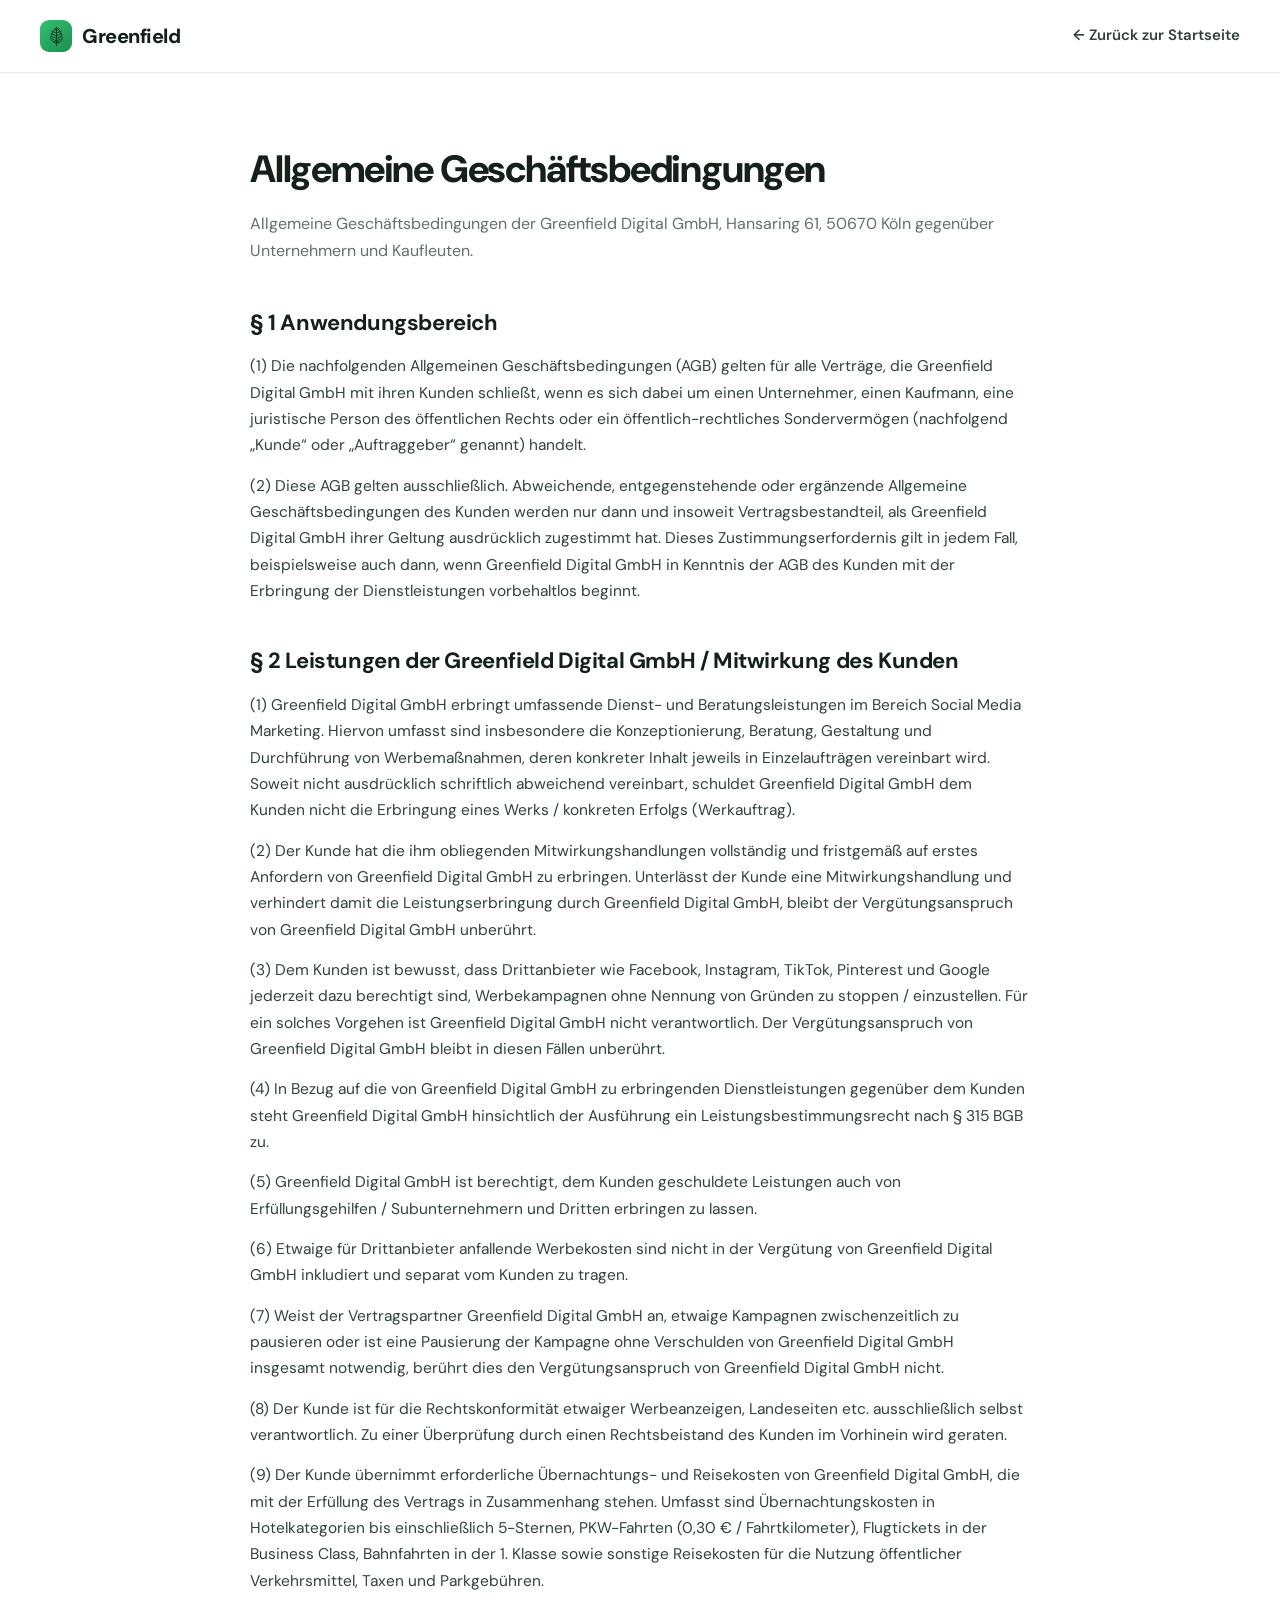
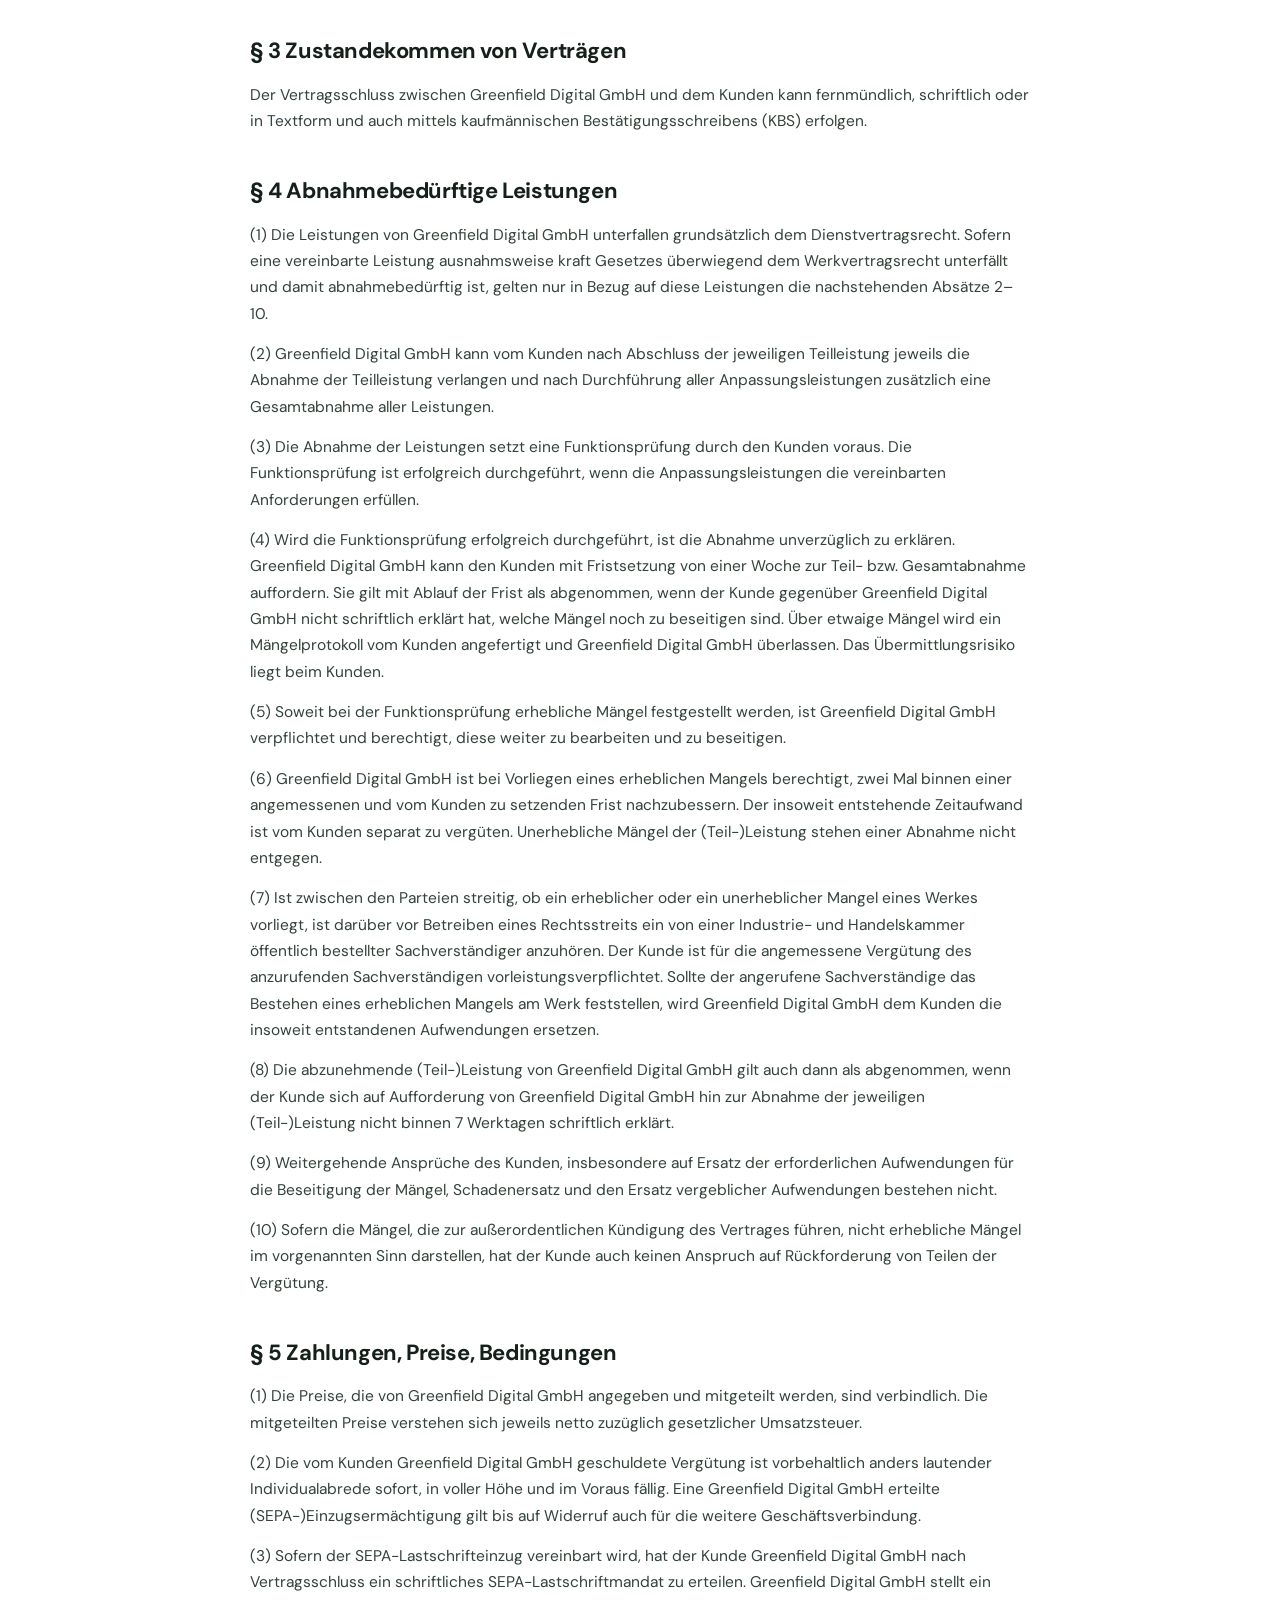
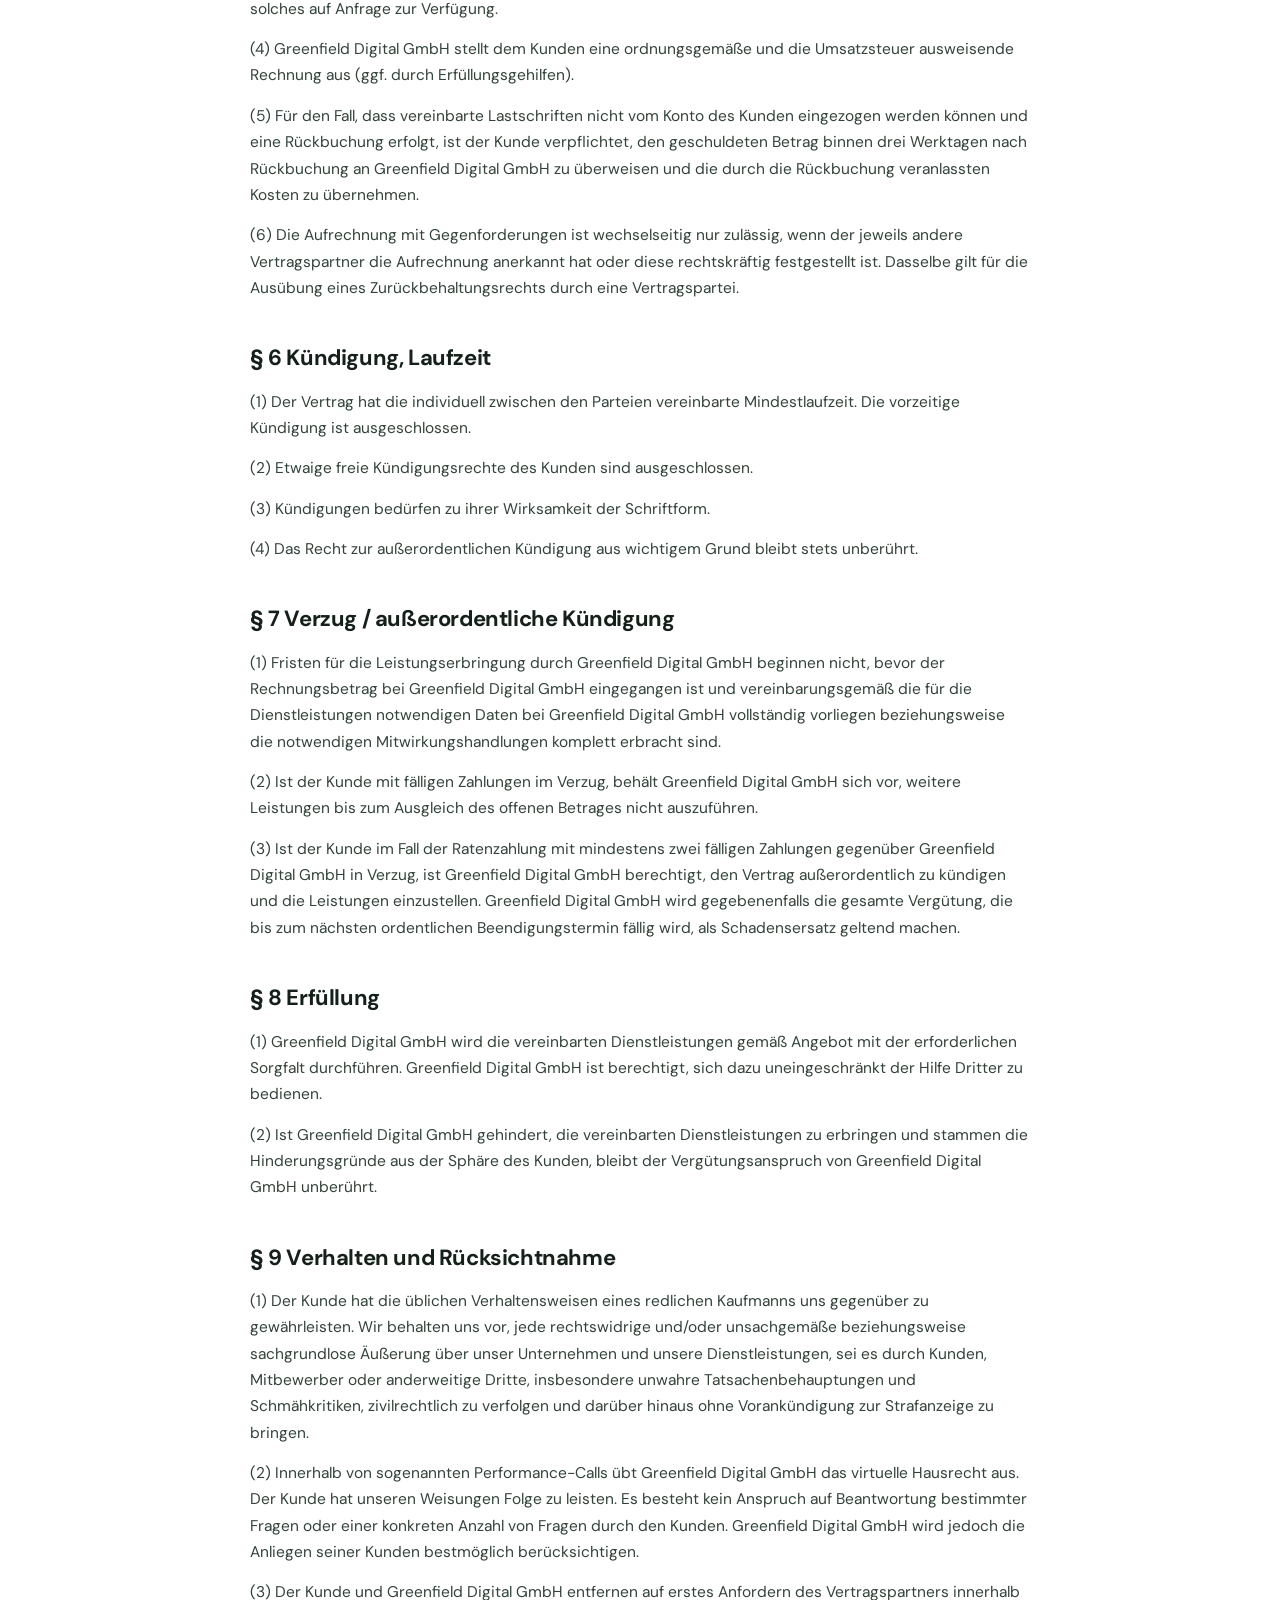
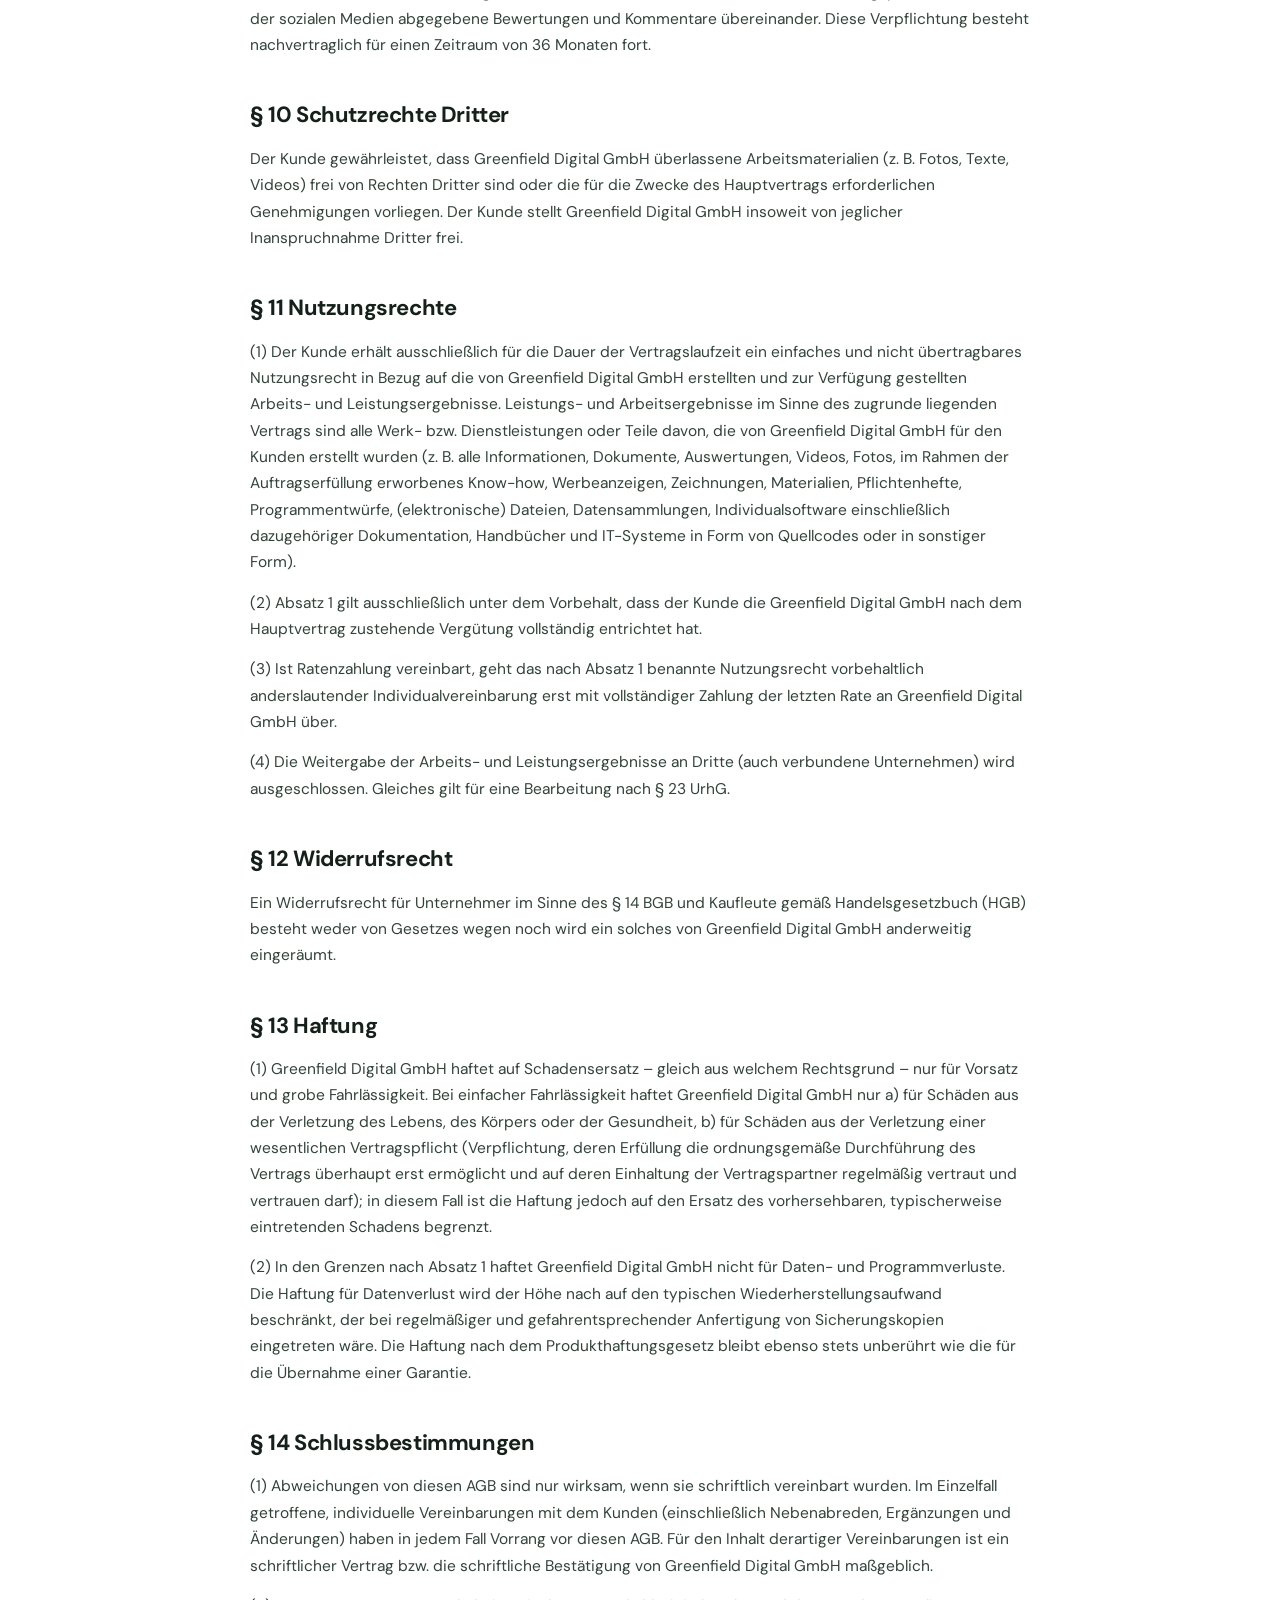
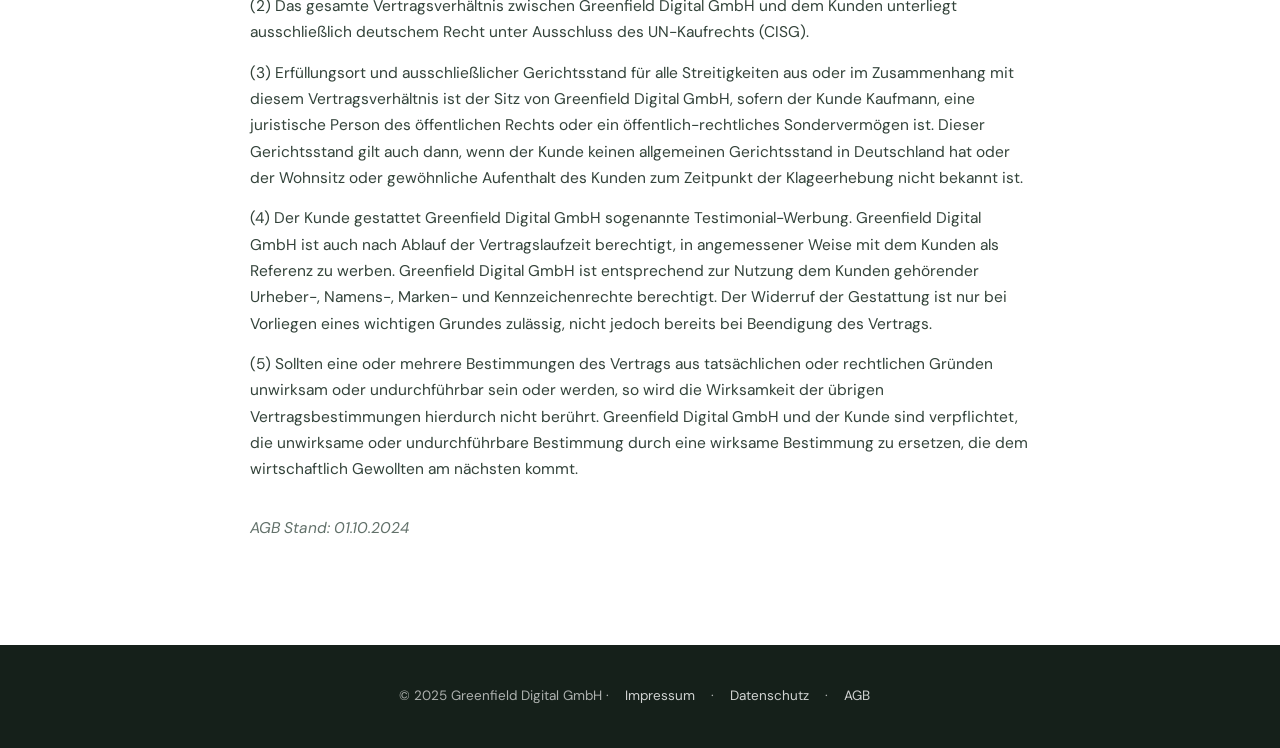
<file: agb.html>
<!DOCTYPE html>
<html lang="de">
<head>
<meta charset="UTF-8">
<meta name="viewport" content="width=device-width, initial-scale=1.0">
<title>AGB · Greenfield Digital GmbH</title>
<meta name="robots" content="noindex,follow">
<link rel="icon" href="assets/favicon.svg" type="image/svg+xml">
<link rel="icon" href="assets/favicon.png" type="image/png">
<link rel="apple-touch-icon" href="assets/apple-touch-icon.png">
<link rel="preconnect" href="https://fonts.googleapis.com">
<link rel="preconnect" href="https://fonts.gstatic.com" crossorigin>
<link href="https://fonts.googleapis.com/css2?family=DM+Sans:opsz,wght@9..40,400;9..40,500;9..40,600;9..40,700;9..40,800&display=swap" rel="stylesheet">
<link rel="stylesheet" href="assets/legal.css">
</head>
<body>
<header>
  <div class="nav">
    <a href="index.html" class="brand"><span class="mark"><svg viewBox="0 0 56 94" fill="none" stroke="currentColor" stroke-width="3.6" stroke-linecap="round" stroke-linejoin="round"><path d="M28 2 C40 14 55 32 56 54 C56.6 66 45 76 28 81 C11 76 -0.6 66 0 54 C1 32 16 14 28 2 Z"/><path d="M28 7 V94"/><path d="M28 19 L41 9 M28 31 L52 20 M28 44 L55 33 M28 57 L53 47 M28 69 L48 60 M28 78 L40 71"/><path d="M28 19 L15 9 M28 31 L4 20 M28 44 L1 33 M28 57 L3 47 M28 69 L8 60 M28 78 L16 71"/></svg></span><span class="txt-single">Greenfield</span></a>
    <div class="sp"></div>
    <a href="index.html" class="back">← Zurück zur Startseite</a>
  </div>
</header>
<main class="legal">
  <h1>Allgemeine Geschäftsbedingungen</h1>
  <p class="lead">Allgemeine Geschäftsbedingungen der Greenfield Digital GmbH, Hansaring 61, 50670 Köln gegenüber Unternehmern und Kaufleuten.</p>

  <h2>§ 1 Anwendungsbereich</h2>
  <p>(1) Die nachfolgenden Allgemeinen Geschäftsbedingungen (AGB) gelten für alle Verträge, die Greenfield Digital GmbH mit ihren Kunden schließt, wenn es sich dabei um einen Unternehmer, einen Kaufmann, eine juristische Person des öffentlichen Rechts oder ein öffentlich-rechtliches Sondervermögen (nachfolgend „Kunde“ oder „Auftraggeber“ genannt) handelt.</p>
  <p>(2) Diese AGB gelten ausschließlich. Abweichende, entgegenstehende oder ergänzende Allgemeine Geschäftsbedingungen des Kunden werden nur dann und insoweit Vertragsbestandteil, als Greenfield Digital GmbH ihrer Geltung ausdrücklich zugestimmt hat. Dieses Zustimmungserfordernis gilt in jedem Fall, beispielsweise auch dann, wenn Greenfield Digital GmbH in Kenntnis der AGB des Kunden mit der Erbringung der Dienstleistungen vorbehaltlos beginnt.</p>

  <h2>§ 2 Leistungen der Greenfield Digital GmbH / Mitwirkung des Kunden</h2>
  <p>(1) Greenfield Digital GmbH erbringt umfassende Dienst- und Beratungsleistungen im Bereich Social Media Marketing. Hiervon umfasst sind insbesondere die Konzeptionierung, Beratung, Gestaltung und Durchführung von Werbemaßnahmen, deren konkreter Inhalt jeweils in Einzelaufträgen vereinbart wird. Soweit nicht ausdrücklich schriftlich abweichend vereinbart, schuldet Greenfield Digital GmbH dem Kunden nicht die Erbringung eines Werks / konkreten Erfolgs (Werkauftrag).</p>
  <p>(2) Der Kunde hat die ihm obliegenden Mitwirkungshandlungen vollständig und fristgemäß auf erstes Anfordern von Greenfield Digital GmbH zu erbringen. Unterlässt der Kunde eine Mitwirkungshandlung und verhindert damit die Leistungserbringung durch Greenfield Digital GmbH, bleibt der Vergütungsanspruch von Greenfield Digital GmbH unberührt.</p>
  <p>(3) Dem Kunden ist bewusst, dass Drittanbieter wie Facebook, Instagram, TikTok, Pinterest und Google jederzeit dazu berechtigt sind, Werbekampagnen ohne Nennung von Gründen zu stoppen / einzustellen. Für ein solches Vorgehen ist Greenfield Digital GmbH nicht verantwortlich. Der Vergütungsanspruch von Greenfield Digital GmbH bleibt in diesen Fällen unberührt.</p>
  <p>(4) In Bezug auf die von Greenfield Digital GmbH zu erbringenden Dienstleistungen gegenüber dem Kunden steht Greenfield Digital GmbH hinsichtlich der Ausführung ein Leistungsbestimmungsrecht nach § 315 BGB zu.</p>
  <p>(5) Greenfield Digital GmbH ist berechtigt, dem Kunden geschuldete Leistungen auch von Erfüllungsgehilfen / Subunternehmern und Dritten erbringen zu lassen.</p>
  <p>(6) Etwaige für Drittanbieter anfallende Werbekosten sind nicht in der Vergütung von Greenfield Digital GmbH inkludiert und separat vom Kunden zu tragen.</p>
  <p>(7) Weist der Vertragspartner Greenfield Digital GmbH an, etwaige Kampagnen zwischenzeitlich zu pausieren oder ist eine Pausierung der Kampagne ohne Verschulden von Greenfield Digital GmbH insgesamt notwendig, berührt dies den Vergütungsanspruch von Greenfield Digital GmbH nicht.</p>
  <p>(8) Der Kunde ist für die Rechtskonformität etwaiger Werbeanzeigen, Landeseiten etc. ausschließlich selbst verantwortlich. Zu einer Überprüfung durch einen Rechtsbeistand des Kunden im Vorhinein wird geraten.</p>
  <p>(9) Der Kunde übernimmt erforderliche Übernachtungs- und Reisekosten von Greenfield Digital GmbH, die mit der Erfüllung des Vertrags in Zusammenhang stehen. Umfasst sind Übernachtungskosten in Hotelkategorien bis einschließlich 5-Sternen, PKW-Fahrten (0,30 € / Fahrtkilometer), Flugtickets in der Business Class, Bahnfahrten in der 1. Klasse sowie sonstige Reisekosten für die Nutzung öffentlicher Verkehrsmittel, Taxen und Parkgebühren.</p>

  <h2>§ 3 Zustandekommen von Verträgen</h2>
  <p>Der Vertragsschluss zwischen Greenfield Digital GmbH und dem Kunden kann fernmündlich, schriftlich oder in Textform und auch mittels kaufmännischen Bestätigungsschreibens (KBS) erfolgen.</p>

  <h2>§ 4 Abnahmebedürftige Leistungen</h2>
  <p>(1) Die Leistungen von Greenfield Digital GmbH unterfallen grundsätzlich dem Dienstvertragsrecht. Sofern eine vereinbarte Leistung ausnahmsweise kraft Gesetzes überwiegend dem Werkvertragsrecht unterfällt und damit abnahmebedürftig ist, gelten nur in Bezug auf diese Leistungen die nachstehenden Absätze 2–10.</p>
  <p>(2) Greenfield Digital GmbH kann vom Kunden nach Abschluss der jeweiligen Teilleistung jeweils die Abnahme der Teilleistung verlangen und nach Durchführung aller Anpassungsleistungen zusätzlich eine Gesamtabnahme aller Leistungen.</p>
  <p>(3) Die Abnahme der Leistungen setzt eine Funktionsprüfung durch den Kunden voraus. Die Funktionsprüfung ist erfolgreich durchgeführt, wenn die Anpassungsleistungen die vereinbarten Anforderungen erfüllen.</p>
  <p>(4) Wird die Funktionsprüfung erfolgreich durchgeführt, ist die Abnahme unverzüglich zu erklären. Greenfield Digital GmbH kann den Kunden mit Fristsetzung von einer Woche zur Teil- bzw. Gesamtabnahme auffordern. Sie gilt mit Ablauf der Frist als abgenommen, wenn der Kunde gegenüber Greenfield Digital GmbH nicht schriftlich erklärt hat, welche Mängel noch zu beseitigen sind. Über etwaige Mängel wird ein Mängelprotokoll vom Kunden angefertigt und Greenfield Digital GmbH überlassen. Das Übermittlungsrisiko liegt beim Kunden.</p>
  <p>(5) Soweit bei der Funktionsprüfung erhebliche Mängel festgestellt werden, ist Greenfield Digital GmbH verpflichtet und berechtigt, diese weiter zu bearbeiten und zu beseitigen.</p>
  <p>(6) Greenfield Digital GmbH ist bei Vorliegen eines erheblichen Mangels berechtigt, zwei Mal binnen einer angemessenen und vom Kunden zu setzenden Frist nachzubessern. Der insoweit entstehende Zeitaufwand ist vom Kunden separat zu vergüten. Unerhebliche Mängel der (Teil-)Leistung stehen einer Abnahme nicht entgegen.</p>
  <p>(7) Ist zwischen den Parteien streitig, ob ein erheblicher oder ein unerheblicher Mangel eines Werkes vorliegt, ist darüber vor Betreiben eines Rechtsstreits ein von einer Industrie- und Handelskammer öffentlich bestellter Sachverständiger anzuhören. Der Kunde ist für die angemessene Vergütung des anzurufenden Sachverständigen vorleistungsverpflichtet. Sollte der angerufene Sachverständige das Bestehen eines erheblichen Mangels am Werk feststellen, wird Greenfield Digital GmbH dem Kunden die insoweit entstandenen Aufwendungen ersetzen.</p>
  <p>(8) Die abzunehmende (Teil-)Leistung von Greenfield Digital GmbH gilt auch dann als abgenommen, wenn der Kunde sich auf Aufforderung von Greenfield Digital GmbH hin zur Abnahme der jeweiligen (Teil-)Leistung nicht binnen 7 Werktagen schriftlich erklärt.</p>
  <p>(9) Weitergehende Ansprüche des Kunden, insbesondere auf Ersatz der erforderlichen Aufwendungen für die Beseitigung der Mängel, Schadenersatz und den Ersatz vergeblicher Aufwendungen bestehen nicht.</p>
  <p>(10) Sofern die Mängel, die zur außerordentlichen Kündigung des Vertrages führen, nicht erhebliche Mängel im vorgenannten Sinn darstellen, hat der Kunde auch keinen Anspruch auf Rückforderung von Teilen der Vergütung.</p>

  <h2>§ 5 Zahlungen, Preise, Bedingungen</h2>
  <p>(1) Die Preise, die von Greenfield Digital GmbH angegeben und mitgeteilt werden, sind verbindlich. Die mitgeteilten Preise verstehen sich jeweils netto zuzüglich gesetzlicher Umsatzsteuer.</p>
  <p>(2) Die vom Kunden Greenfield Digital GmbH geschuldete Vergütung ist vorbehaltlich anders lautender Individualabrede sofort, in voller Höhe und im Voraus fällig. Eine Greenfield Digital GmbH erteilte (SEPA-)Einzugsermächtigung gilt bis auf Widerruf auch für die weitere Geschäftsverbindung.</p>
  <p>(3) Sofern der SEPA-Lastschrifteinzug vereinbart wird, hat der Kunde Greenfield Digital GmbH nach Vertragsschluss ein schriftliches SEPA-Lastschriftmandat zu erteilen. Greenfield Digital GmbH stellt ein solches auf Anfrage zur Verfügung.</p>
  <p>(4) Greenfield Digital GmbH stellt dem Kunden eine ordnungsgemäße und die Umsatzsteuer ausweisende Rechnung aus (ggf. durch Erfüllungsgehilfen).</p>
  <p>(5) Für den Fall, dass vereinbarte Lastschriften nicht vom Konto des Kunden eingezogen werden können und eine Rückbuchung erfolgt, ist der Kunde verpflichtet, den geschuldeten Betrag binnen drei Werktagen nach Rückbuchung an Greenfield Digital GmbH zu überweisen und die durch die Rückbuchung veranlassten Kosten zu übernehmen.</p>
  <p>(6) Die Aufrechnung mit Gegenforderungen ist wechselseitig nur zulässig, wenn der jeweils andere Vertragspartner die Aufrechnung anerkannt hat oder diese rechtskräftig festgestellt ist. Dasselbe gilt für die Ausübung eines Zurückbehaltungsrechts durch eine Vertragspartei.</p>

  <h2>§ 6 Kündigung, Laufzeit</h2>
  <p>(1) Der Vertrag hat die individuell zwischen den Parteien vereinbarte Mindestlaufzeit. Die vorzeitige Kündigung ist ausgeschlossen.</p>
  <p>(2) Etwaige freie Kündigungsrechte des Kunden sind ausgeschlossen.</p>
  <p>(3) Kündigungen bedürfen zu ihrer Wirksamkeit der Schriftform.</p>
  <p>(4) Das Recht zur außerordentlichen Kündigung aus wichtigem Grund bleibt stets unberührt.</p>

  <h2>§ 7 Verzug / außerordentliche Kündigung</h2>
  <p>(1) Fristen für die Leistungserbringung durch Greenfield Digital GmbH beginnen nicht, bevor der Rechnungsbetrag bei Greenfield Digital GmbH eingegangen ist und vereinbarungsgemäß die für die Dienstleistungen notwendigen Daten bei Greenfield Digital GmbH vollständig vorliegen beziehungsweise die notwendigen Mitwirkungshandlungen komplett erbracht sind.</p>
  <p>(2) Ist der Kunde mit fälligen Zahlungen im Verzug, behält Greenfield Digital GmbH sich vor, weitere Leistungen bis zum Ausgleich des offenen Betrages nicht auszuführen.</p>
  <p>(3) Ist der Kunde im Fall der Ratenzahlung mit mindestens zwei fälligen Zahlungen gegenüber Greenfield Digital GmbH in Verzug, ist Greenfield Digital GmbH berechtigt, den Vertrag außerordentlich zu kündigen und die Leistungen einzustellen. Greenfield Digital GmbH wird gegebenenfalls die gesamte Vergütung, die bis zum nächsten ordentlichen Beendigungstermin fällig wird, als Schadensersatz geltend machen.</p>

  <h2>§ 8 Erfüllung</h2>
  <p>(1) Greenfield Digital GmbH wird die vereinbarten Dienstleistungen gemäß Angebot mit der erforderlichen Sorgfalt durchführen. Greenfield Digital GmbH ist berechtigt, sich dazu uneingeschränkt der Hilfe Dritter zu bedienen.</p>
  <p>(2) Ist Greenfield Digital GmbH gehindert, die vereinbarten Dienstleistungen zu erbringen und stammen die Hinderungsgründe aus der Sphäre des Kunden, bleibt der Vergütungsanspruch von Greenfield Digital GmbH unberührt.</p>

  <h2>§ 9 Verhalten und Rücksichtnahme</h2>
  <p>(1) Der Kunde hat die üblichen Verhaltensweisen eines redlichen Kaufmanns uns gegenüber zu gewährleisten. Wir behalten uns vor, jede rechtswidrige und/oder unsachgemäße beziehungsweise sachgrundlose Äußerung über unser Unternehmen und unsere Dienstleistungen, sei es durch Kunden, Mitbewerber oder anderweitige Dritte, insbesondere unwahre Tatsachenbehauptungen und Schmähkritiken, zivilrechtlich zu verfolgen und darüber hinaus ohne Vorankündigung zur Strafanzeige zu bringen.</p>
  <p>(2) Innerhalb von sogenannten Performance-Calls übt Greenfield Digital GmbH das virtuelle Hausrecht aus. Der Kunde hat unseren Weisungen Folge zu leisten. Es besteht kein Anspruch auf Beantwortung bestimmter Fragen oder einer konkreten Anzahl von Fragen durch den Kunden. Greenfield Digital GmbH wird jedoch die Anliegen seiner Kunden bestmöglich berücksichtigen.</p>
  <p>(3) Der Kunde und Greenfield Digital GmbH entfernen auf erstes Anfordern des Vertragspartners innerhalb der sozialen Medien abgegebene Bewertungen und Kommentare übereinander. Diese Verpflichtung besteht nachvertraglich für einen Zeitraum von 36 Monaten fort.</p>

  <h2>§ 10 Schutzrechte Dritter</h2>
  <p>Der Kunde gewährleistet, dass Greenfield Digital GmbH überlassene Arbeitsmaterialien (z. B. Fotos, Texte, Videos) frei von Rechten Dritter sind oder die für die Zwecke des Hauptvertrags erforderlichen Genehmigungen vorliegen. Der Kunde stellt Greenfield Digital GmbH insoweit von jeglicher Inanspruchnahme Dritter frei.</p>

  <h2>§ 11 Nutzungsrechte</h2>
  <p>(1) Der Kunde erhält ausschließlich für die Dauer der Vertragslaufzeit ein einfaches und nicht übertragbares Nutzungsrecht in Bezug auf die von Greenfield Digital GmbH erstellten und zur Verfügung gestellten Arbeits- und Leistungsergebnisse. Leistungs- und Arbeitsergebnisse im Sinne des zugrunde liegenden Vertrags sind alle Werk- bzw. Dienstleistungen oder Teile davon, die von Greenfield Digital GmbH für den Kunden erstellt wurden (z. B. alle Informationen, Dokumente, Auswertungen, Videos, Fotos, im Rahmen der Auftragserfüllung erworbenes Know-how, Werbeanzeigen, Zeichnungen, Materialien, Pflichtenhefte, Programmentwürfe, (elektronische) Dateien, Datensammlungen, Individualsoftware einschließlich dazugehöriger Dokumentation, Handbücher und IT-Systeme in Form von Quellcodes oder in sonstiger Form).</p>
  <p>(2) Absatz 1 gilt ausschließlich unter dem Vorbehalt, dass der Kunde die Greenfield Digital GmbH nach dem Hauptvertrag zustehende Vergütung vollständig entrichtet hat.</p>
  <p>(3) Ist Ratenzahlung vereinbart, geht das nach Absatz 1 benannte Nutzungsrecht vorbehaltlich anderslautender Individualvereinbarung erst mit vollständiger Zahlung der letzten Rate an Greenfield Digital GmbH über.</p>
  <p>(4) Die Weitergabe der Arbeits- und Leistungsergebnisse an Dritte (auch verbundene Unternehmen) wird ausgeschlossen. Gleiches gilt für eine Bearbeitung nach § 23 UrhG.</p>

  <h2>§ 12 Widerrufsrecht</h2>
  <p>Ein Widerrufsrecht für Unternehmer im Sinne des § 14 BGB und Kaufleute gemäß Handelsgesetzbuch (HGB) besteht weder von Gesetzes wegen noch wird ein solches von Greenfield Digital GmbH anderweitig eingeräumt.</p>

  <h2>§ 13 Haftung</h2>
  <p>(1) Greenfield Digital GmbH haftet auf Schadensersatz – gleich aus welchem Rechtsgrund – nur für Vorsatz und grobe Fahrlässigkeit. Bei einfacher Fahrlässigkeit haftet Greenfield Digital GmbH nur a) für Schäden aus der Verletzung des Lebens, des Körpers oder der Gesundheit, b) für Schäden aus der Verletzung einer wesentlichen Vertragspflicht (Verpflichtung, deren Erfüllung die ordnungsgemäße Durchführung des Vertrags überhaupt erst ermöglicht und auf deren Einhaltung der Vertragspartner regelmäßig vertraut und vertrauen darf); in diesem Fall ist die Haftung jedoch auf den Ersatz des vorhersehbaren, typischerweise eintretenden Schadens begrenzt.</p>
  <p>(2) In den Grenzen nach Absatz 1 haftet Greenfield Digital GmbH nicht für Daten- und Programmverluste. Die Haftung für Datenverlust wird der Höhe nach auf den typischen Wiederherstellungsaufwand beschränkt, der bei regelmäßiger und gefahrentsprechender Anfertigung von Sicherungskopien eingetreten wäre. Die Haftung nach dem Produkthaftungsgesetz bleibt ebenso stets unberührt wie die für die Übernahme einer Garantie.</p>

  <h2>§ 14 Schlussbestimmungen</h2>
  <p>(1) Abweichungen von diesen AGB sind nur wirksam, wenn sie schriftlich vereinbart wurden. Im Einzelfall getroffene, individuelle Vereinbarungen mit dem Kunden (einschließlich Nebenabreden, Ergänzungen und Änderungen) haben in jedem Fall Vorrang vor diesen AGB. Für den Inhalt derartiger Vereinbarungen ist ein schriftlicher Vertrag bzw. die schriftliche Bestätigung von Greenfield Digital GmbH maßgeblich.</p>
  <p>(2) Das gesamte Vertragsverhältnis zwischen Greenfield Digital GmbH und dem Kunden unterliegt ausschließlich deutschem Recht unter Ausschluss des UN-Kaufrechts (CISG).</p>
  <p>(3) Erfüllungsort und ausschließlicher Gerichtsstand für alle Streitigkeiten aus oder im Zusammenhang mit diesem Vertragsverhältnis ist der Sitz von Greenfield Digital GmbH, sofern der Kunde Kaufmann, eine juristische Person des öffentlichen Rechts oder ein öffentlich-rechtliches Sondervermögen ist. Dieser Gerichtsstand gilt auch dann, wenn der Kunde keinen allgemeinen Gerichtsstand in Deutschland hat oder der Wohnsitz oder gewöhnliche Aufenthalt des Kunden zum Zeitpunkt der Klageerhebung nicht bekannt ist.</p>
  <p>(4) Der Kunde gestattet Greenfield Digital GmbH sogenannte Testimonial-Werbung. Greenfield Digital GmbH ist auch nach Ablauf der Vertragslaufzeit berechtigt, in angemessener Weise mit dem Kunden als Referenz zu werben. Greenfield Digital GmbH ist entsprechend zur Nutzung dem Kunden gehörender Urheber-, Namens-, Marken- und Kennzeichenrechte berechtigt. Der Widerruf der Gestattung ist nur bei Vorliegen eines wichtigen Grundes zulässig, nicht jedoch bereits bei Beendigung des Vertrags.</p>
  <p>(5) Sollten eine oder mehrere Bestimmungen des Vertrags aus tatsächlichen oder rechtlichen Gründen unwirksam oder undurchführbar sein oder werden, so wird die Wirksamkeit der übrigen Vertragsbestimmungen hierdurch nicht berührt. Greenfield Digital GmbH und der Kunde sind verpflichtet, die unwirksame oder undurchführbare Bestimmung durch eine wirksame Bestimmung zu ersetzen, die dem wirtschaftlich Gewollten am nächsten kommt.</p>

  <p style="margin-top:32px;color:var(--muted)"><em>AGB Stand: 01.10.2024</em></p>
</main>
<footer>
  <div>© 2025 Greenfield Digital GmbH · <a href="impressum.html">Impressum</a> · <a href="datenschutz.html">Datenschutz</a> · <a href="agb.html">AGB</a></div>
</footer>
</body>
</html>
</file>
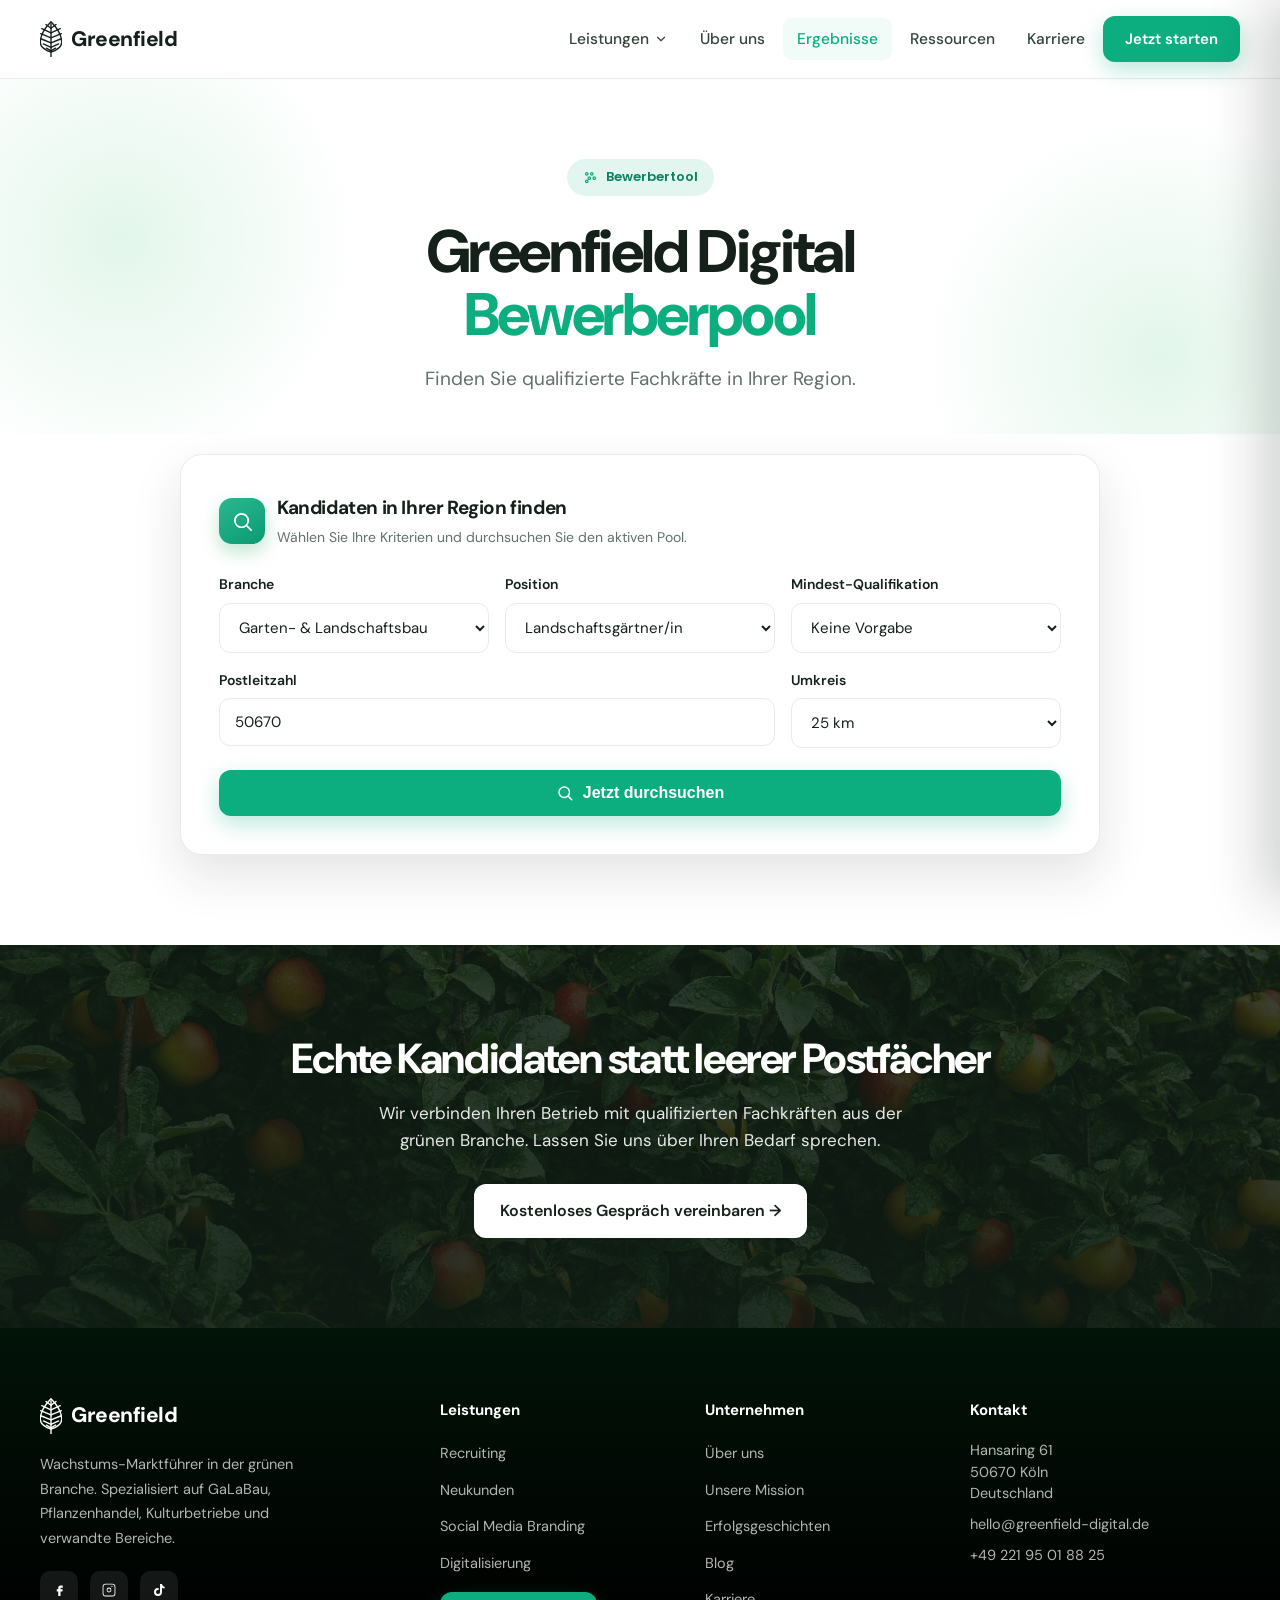
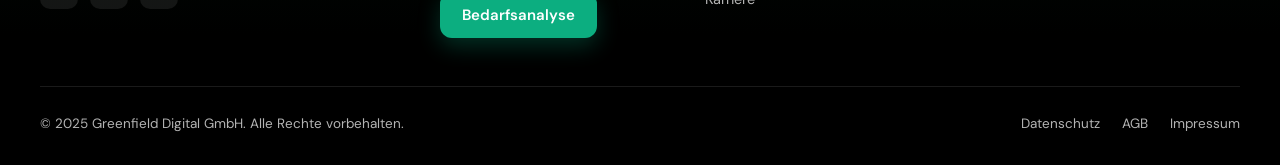
<file: bewerberpool.html>
<!DOCTYPE html>
<html lang="de">
<head>
<meta charset="UTF-8">
<meta name="viewport" content="width=device-width, initial-scale=1.0">
<title>Bewerberpool · Greenfield Digital</title>
<meta name="description" content="Finden Sie qualifizierte Fachkräfte für den GaLaBau in Ihrer Region. Der Greenfield Digital Bewerberpool zeigt aktive Kandidaten im Umkreis – live und anonymisiert.">
<link rel="canonical" href="https://greenfield-digital.de/bewerberpool.html">
<link rel="icon" href="assets/favicon.svg" type="image/svg+xml">
<link rel="icon" href="assets/favicon.png" type="image/png">
<link rel="apple-touch-icon" href="assets/apple-touch-icon.png">
<link rel="preconnect" href="https://fonts.googleapis.com">
<link rel="preconnect" href="https://fonts.gstatic.com" crossorigin>
<link href="https://fonts.googleapis.com/css2?family=DM+Sans:opsz,wght@9..40,400;9..40,500;9..40,600;9..40,700;9..40,800&family=Poppins:wght@500;600&display=swap" rel="stylesheet">
<link rel="stylesheet" href="assets/site.css">
<style>
/* ---- Bewerberpool tool (page-specific) ---- */
.pool{padding:20px 0 90px}
.pool-card{max-width:920px;margin:0 auto;background:#fff;border:1px solid var(--line);border-radius:var(--radius);box-shadow:var(--shadow-lg);padding:38px;position:relative;overflow:hidden}
.pool-card .pc-head{display:flex;align-items:center;gap:12px;margin-bottom:24px}
.pool-card .pc-head .ic{width:46px;height:46px;border-radius:13px;background:linear-gradient(150deg,var(--green-glow),var(--green-2));display:grid;place-items:center;box-shadow:0 8px 18px rgba(34,164,93,.28)}
.pool-card .pc-head .ic svg{width:23px;height:23px;stroke:#fff}
.pool-card .pc-head b{font-size:19px;font-weight:700;letter-spacing:-.4px;display:block}
.pool-card .pc-head span{font-size:14px;color:var(--muted)}
.pool-grid{display:grid;grid-template-columns:1fr 1fr 1fr;gap:16px}
.pool-grid .field{margin-bottom:0}
.pool-grid .span2{grid-column:span 2}
.pool-run{width:100%;justify-content:center;margin-top:22px}
/* progress */
.pool-prog{display:none;margin-top:28px;border-top:1px solid var(--line);padding-top:26px}
.pool-prog.on{display:block}
.pool-bar{height:8px;border-radius:6px;background:var(--mint);overflow:hidden}
.pool-bar i{display:block;height:100%;width:0;background:linear-gradient(90deg,var(--green-glow),var(--green-2));border-radius:6px;transition:width .25s linear}
.pool-steps{display:grid;gap:12px;margin-top:22px}
.pool-step{display:flex;align-items:center;gap:13px;font-size:15px;color:var(--muted);opacity:.5;transition:.3s}
.pool-step.on{opacity:1;color:var(--ink)}
.pool-step .dot{width:24px;height:24px;border-radius:50%;border:2px solid var(--line);display:grid;place-items:center;flex-shrink:0;transition:.3s}
.pool-step.on .dot{border-color:var(--green);background:var(--green)}
.pool-step .dot svg{width:13px;height:13px;stroke:#fff;opacity:0;transition:.2s}
.pool-step.on .dot svg{opacity:1}
.pool-step .pst{display:flex;flex-direction:column;gap:2px}
.pool-step .pst b{font-size:15.5px;font-weight:700;color:var(--ink)}
.pool-step .pst small{font-size:13.5px;color:var(--muted)}
/* result */
.pool-res{display:none;max-width:920px;margin:30px auto 0;background:#fff;border:1px solid var(--line);border-radius:var(--radius);box-shadow:var(--shadow-lg);padding:38px}
.pool-res.on{display:block}
.res-count{display:flex;align-items:center;gap:16px;border-top:1px solid var(--line);padding-top:30px}
.res-count .n{font-size:46px;font-weight:800;letter-spacing:-2px;color:var(--ink);line-height:1}
.res-count .l{font-size:16px;color:var(--muted)}
.res-count .ok{margin-left:auto;width:38px;height:38px;border-radius:50%;background:var(--green);display:grid;place-items:center;flex-shrink:0}
.res-count .ok svg{width:18px;height:18px;stroke:#fff}
.res-act-h{font-size:26px;font-weight:800;letter-spacing:-.8px;margin:38px 0 10px}
.res-act-sub{font-size:15.5px;color:var(--muted);line-height:1.6;margin:0 0 22px;max-width:660px}
.res-map{position:relative;border:1px solid var(--line);border-radius:18px;background:#fff;overflow:hidden;padding:28px 24px 20px}
.res-map .map-holder{display:grid;place-items:center}
.res-map .degeo{width:auto;height:440px;max-width:100%;display:block;overflow:visible}
.res-map .de-states path{fill:none;stroke:#86DBC0;stroke-width:1.4;stroke-linejoin:round}
.res-map .de-dots circle.qd{fill:var(--green-glow);stroke:#fff;stroke-width:1.5}
.res-map .de-dots circle.me{fill:var(--green-deep);stroke:#fff;stroke-width:3}
.res-map .de-dots circle.me-halo{fill:rgba(7,133,96,.16);stroke:none}
.res-map .legend{display:flex;justify-content:center;gap:28px;margin-top:16px;font-size:13.5px;color:var(--ink-2)}
.res-map .legend span{display:flex;align-items:center;gap:8px}
.res-map .legend i{width:11px;height:11px;border-radius:50%;flex-shrink:0}
.res-map .legend i.me{background:var(--green-deep)}
.res-map .legend i.qd{background:var(--green-glow)}
.cand-list{display:grid;gap:14px;margin-top:26px}
.cand{display:flex;flex-direction:column;gap:14px;background:#fff;border:1px solid var(--line);border-radius:16px;padding:20px 24px;transition:.2s}
.cand:hover{box-shadow:var(--shadow);border-color:var(--mint-line)}
.cand .top{display:flex;align-items:center;gap:16px}
.cand .av{width:46px;height:46px;border-radius:50%;background:linear-gradient(150deg,var(--green-glow),var(--green-2));color:#fff;display:grid;place-items:center;font-weight:800;font-size:15px;flex-shrink:0}
.cand .ci{flex:1;min-width:0}
.cand .ci b{font-size:16px;font-weight:700;display:block}
.cand .ci .role{font-size:14px;color:var(--muted)}
.cand .dist{margin-left:auto;font-size:15px;font-weight:600;color:var(--muted);flex-shrink:0}
.cand .bot{display:flex;align-items:center;flex-wrap:wrap;gap:10px;font-size:14px;color:var(--ink-2)}
.cand .bot .sep{color:var(--line)}
.cand .chips2{display:flex;flex-wrap:wrap;gap:7px}
.cand .chips2 span{font-size:12.5px;font-weight:600;background:var(--mint-2);color:var(--green-deep);border:1px solid var(--mint-line);padding:5px 12px;border-radius:20px}
.pool-disc{text-align:center;color:var(--muted);font-size:13px;margin-top:24px;display:flex;align-items:center;justify-content:center;gap:8px}
.pool-disc svg{width:15px;height:15px;stroke:var(--green)}
@media(max-width:680px){
  .pool-card,.pool-res{padding:26px}
  .pool-grid{grid-template-columns:1fr}
  .pool-grid .span2{grid-column:auto}
  .res-count .n{font-size:38px}
}
</style>
</head>
<body>

<!-- HEADER -->
<header>
  <div class="wrap nav">
    <a href="index.html" class="brand">
      <span class="mark"><svg viewBox="0 0 56 94" fill="none" stroke="currentColor" stroke-width="3.6" stroke-linecap="round" stroke-linejoin="round"><path d="M28 2 C40 14 55 32 56 54 C56.6 66 45 76 28 81 C11 76 -0.6 66 0 54 C1 32 16 14 28 2 Z"/><path d="M28 7 V94"/><path d="M28 19 L41 9 M28 31 L52 20 M28 44 L55 33 M28 57 L53 47 M28 69 L48 60 M28 78 L40 71"/><path d="M28 19 L15 9 M28 31 L4 20 M28 44 L1 33 M28 57 L3 47 M28 69 L8 60 M28 78 L16 71"/></svg></span>
      <span class="txt-single">Greenfield</span>
    </a>
    <div class="sp"></div>
    <nav class="nav-links">
      <div class="has-drop">
        <a class="nav-link" href="recruiting.html">Leistungen
          <svg viewBox="0 0 24 24" fill="none" stroke="currentColor" stroke-width="2"><path d="m6 9 6 6 6-6" stroke-linecap="round" stroke-linejoin="round"/></svg></a>
        <div class="drop">
          <a href="recruiting.html"><span class="di"><svg viewBox="0 0 24 24" fill="none" stroke-width="1.7"><path d="M16 21v-2a4 4 0 0 0-4-4H6a4 4 0 0 0-4 4v2M9 11a4 4 0 1 0 0-8 4 4 0 0 0 0 8ZM19 16l2 2 4-4" stroke-linecap="round" stroke-linejoin="round"/></svg></span><span><b>Recruiting</b><span>Nachhaltige Personalgewinnung</span></span></a>
          <a href="neukundengewinnung.html"><span class="di"><svg viewBox="0 0 24 24" fill="none" stroke-width="1.7"><path d="M3 21v-2a4 4 0 0 1 4-4h4a4 4 0 0 1 4 4v2M9 11a4 4 0 1 0 0-8 4 4 0 0 0 0 8ZM19 8v6M16 11h6" stroke-linecap="round" stroke-linejoin="round"/></svg></span><span><b>Neukundengewinnung</b><span>Planbar neue Aufträge</span></span></a>
          <a href="social-media.html"><span class="di"><svg viewBox="0 0 24 24" fill="none" stroke-width="1.7"><path d="M7 11l5-7 5 7M5 11h14l-1.5 9h-11L5 11Z" stroke-linecap="round" stroke-linejoin="round"/></svg></span><span><b>Social Media &amp; Branding</b><span>Platzhirsch in der Region</span></span></a>
          <a href="digitalisierung.html"><span class="di"><svg viewBox="0 0 24 24" fill="none" stroke-width="1.7"><rect x="3" y="4" width="18" height="14" rx="2"/><path d="M8 21h8M12 18v3M8 10l2 2 4-4" stroke-linecap="round" stroke-linejoin="round"/></svg></span><span><b>Digitalisierung &amp; KI</b><span>Prozesse neu gedacht</span></span></a>
        </div>
      </div>
      <a class="nav-link" href="ueber-uns.html">Über uns</a>
      <a class="nav-link active" href="ergebnisse.html">Ergebnisse</a>
      <a class="nav-link" href="blog.html">Ressourcen</a>
      <a class="nav-link" href="karriere.html">Karriere</a>
      <a class="btn btn-green btn-sm" href="index.html#kontakt">Jetzt starten</a>
    </nav>
    <button class="burger" id="burger" aria-label="Menü öffnen"><span></span><span></span><span></span></button>
  </div>
</header>

<!-- MOBILE MENU -->
<div class="m-overlay" id="mOverlay"></div>
<nav class="m-menu" id="mMenu">
  <span class="m-cap">Leistungen</span>
  <a class="sub" href="recruiting.html">Recruiting</a>
  <a class="sub" href="neukundengewinnung.html">Neukundengewinnung</a>
  <a class="sub" href="social-media.html">Social Media &amp; Branding</a>
  <a class="sub" href="digitalisierung.html">Digitalisierung &amp; KI</a>
  <span class="m-cap">Mehr</span>
  <a href="ueber-uns.html">Über uns</a>
  <a href="ergebnisse.html">Ergebnisse</a>
  <a href="bewerberpool.html">Bewerberpool</a>
  <a href="blog.html">Ressourcen</a>
  <a href="karriere.html">Karriere</a>
  <a class="btn btn-green" href="index.html#kontakt">Jetzt starten</a>
</nav>

<!-- HERO (centered) -->
<section class="hero-c">
  <span class="glow l"></span><span class="glow r"></span>
  <div class="wrap">
    <span class="pill"><svg viewBox="0 0 24 24" fill="none" stroke-width="2"><circle cx="6" cy="6" r="2"/><circle cx="14" cy="6" r="2"/><circle cx="10" cy="13" r="2"/><circle cx="18" cy="13" r="2"/><circle cx="6" cy="18" r="2"/></svg>Bewerbertool</span>
    <h1>Greenfield Digital<br><span class="green">Bewerberpool</span></h1>
    <p class="sub">Finden Sie qualifizierte Fachkräfte in Ihrer Region.</p>
  </div>
</section>

<!-- POOL TOOL -->
<section class="pool">
  <div class="wrap">
    <div class="pool-card rv">
      <div class="pc-head">
        <span class="ic"><svg viewBox="0 0 24 24" fill="none" stroke-width="1.8"><circle cx="11" cy="11" r="7"/><path d="m21 21-4.3-4.3" stroke-linecap="round"/></svg></span>
        <div><b>Kandidaten in Ihrer Region finden</b><span>Wählen Sie Ihre Kriterien und durchsuchen Sie den aktiven Pool.</span></div>
      </div>
      <div class="pool-grid">
        <div class="field">
          <label>Branche</label>
          <select id="pBranche">
            <option>Garten- &amp; Landschaftsbau</option>
            <option>Pflanzenhandel</option>
            <option>Baumschule / Kultivierung</option>
            <option>Dachbegrünung</option>
            <option>Kommunaler Grünbau</option>
          </select>
        </div>
        <div class="field">
          <label>Position</label>
          <select id="pPosition">
            <option>Landschaftsgärtner/in</option>
            <option>Vorarbeiter/in</option>
            <option>Baumkletterer/in</option>
            <option>Maschinist/in</option>
            <option>Garten- &amp; Landschaftspflege</option>
            <option>Auszubildende/r</option>
          </select>
        </div>
        <div class="field">
          <label>Mindest-Qualifikation</label>
          <select id="pQuali">
            <option>Keine Vorgabe</option>
            <option>Ausbildung abgeschlossen</option>
            <option>2+ Jahre Erfahrung</option>
            <option>5+ Jahre Erfahrung</option>
            <option>Meister / Techniker</option>
          </select>
        </div>
        <div class="field span2">
          <label>Postleitzahl</label>
          <input id="pPlz" inputmode="numeric" maxlength="5" placeholder="z.B. 50670" value="50670">
        </div>
        <div class="field">
          <label>Umkreis</label>
          <select id="pUmkreis">
            <option>10 km</option>
            <option selected>25 km</option>
            <option>50 km</option>
            <option>100 km</option>
          </select>
        </div>
      </div>
      <button class="btn btn-green pool-run" id="poolRun" type="button">
        <svg viewBox="0 0 24 24" fill="none" stroke="currentColor" stroke-width="2" style="width:18px;height:18px"><circle cx="11" cy="11" r="7"/><path d="m21 21-4.3-4.3" stroke-linecap="round"/></svg>
        Jetzt durchsuchen
      </button>

      <!-- PROGRESS -->
      <div class="pool-prog" id="poolProg">
        <div class="pool-bar"><i id="poolBar"></i></div>
        <div class="pool-steps">
          <div class="pool-step" id="ps1"><span class="dot"><svg viewBox="0 0 24 24" fill="none" stroke-width="3"><path d="M20 6 9 17l-5-5" stroke-linecap="round" stroke-linejoin="round"/></svg></span><span class="pst"><b>Datenbank durchsucht</b><small>21.200+ Bewerbungen analysiert</small></span></div>
          <div class="pool-step" id="ps2"><span class="dot"><svg viewBox="0 0 24 24" fill="none" stroke-width="3"><path d="M20 6 9 17l-5-5" stroke-linecap="round" stroke-linejoin="round"/></svg></span><span class="pst"><b>Qualifikationen abgeglichen</b><small>Filter angewendet</small></span></div>
          <div class="pool-step" id="ps3"><span class="dot"><svg viewBox="0 0 24 24" fill="none" stroke-width="3"><path d="M20 6 9 17l-5-5" stroke-linecap="round" stroke-linejoin="round"/></svg></span><span class="pst"><b>Ergebnisse zusammengestellt</b><small>Beste Übereinstimmungen gefunden</small></span></div>
        </div>
      </div>
    </div>

    <!-- RESULT -->
    <div class="pool-res" id="poolRes">
      <div class="res-count">
        <div class="n"><span id="resCount">0</span></div>
        <div class="l">Verfügbare Kandidaten</div>
        <span class="ok"><svg viewBox="0 0 24 24" fill="none" stroke-width="3"><path d="M20 6 9 17l-5-5" stroke-linecap="round" stroke-linejoin="round"/></svg></span>
      </div>

      <h3 class="res-act-h">Bewerberaktivität in dieser Region</h3>
      <p class="res-act-sub"><span id="resAct">0</span> Personen mit ausgewählten Merkmalen haben sich in den letzten 30 Tagen über Greenfield Digital beworben.</p>

      <div class="res-map">
        <div class="map-holder" id="deMapPool" aria-hidden="true"></div>
        <div class="legend"><span><i class="me"></i>Ihr Standort</span><span><i class="qd"></i>Qualifizierte Bewerber</span></div>
      </div>

      <div class="cand-list">
        <div class="cand">
          <div class="top">
            <span class="av">MK</span>
            <div class="ci"><b>M. K.</b><div class="role">Landschaftsgärtner</div></div>
            <div class="dist">8 km</div>
          </div>
          <div class="bot">5 Jahre Erfahrung <span class="sep">·</span> <div class="chips2"><span>Führerschein BE</span><span>Motorsäge</span></div></div>
        </div>
        <div class="cand">
          <div class="top">
            <span class="av">SL</span>
            <div class="ci"><b>S. L.</b><div class="role">Garten- &amp; Landschaftspflege</div></div>
            <div class="dist">12 km</div>
          </div>
          <div class="bot">4 Jahre Erfahrung <span class="sep">·</span> <div class="chips2"><span>Führerschein B</span><span>Grünpflege</span></div></div>
        </div>
        <div class="cand">
          <div class="top">
            <span class="av">TM</span>
            <div class="ci"><b>T. M.</b><div class="role">Baumkletterer</div></div>
            <div class="dist">15 km</div>
          </div>
          <div class="bot">9 Jahre Erfahrung <span class="sep">·</span> <div class="chips2"><span>Führerschein BE</span><span>Motorsäge</span><span>SKT-A &amp; B</span></div></div>
        </div>
      </div>

      <p class="pool-disc"><svg viewBox="0 0 24 24" fill="none" stroke-width="2"><circle cx="12" cy="12" r="9"/><path d="M12 16v-4M12 8h.01" stroke-linecap="round"/></svg>Daten basieren auf aktiven Nutzern unseres Bewerberpools. Anonymisierte Demo-Ansicht.</p>

      <div style="text-align:center;margin-top:30px">
        <a href="index.html#kontakt" class="btn btn-green">Zugang zu diesen Kandidaten anfragen →</a>
      </div>
    </div>
  </div>
</section>

<!-- CTA BAND -->
<section class="cta">
  <div class="cta-inner">
    <img src="assets/cta-bg.jpg" alt="">
    <h2>Echte Kandidaten statt leerer Postfächer</h2>
    <p>Wir verbinden Ihren Betrieb mit qualifizierten Fachkräften aus der grünen Branche. Lassen Sie uns über Ihren Bedarf sprechen.</p>
    <a href="index.html#kontakt" class="btn btn-white">Kostenloses Gespräch vereinbaren →</a>
  </div>
</section>

<!-- FOOTER -->
<footer>
  <div class="wrap">
    <div class="foot-grid">
      <div class="foot-brand">
        <div class="brand"><span class="mark"><svg viewBox="0 0 56 94" fill="none" stroke="currentColor" stroke-width="3.6" stroke-linecap="round" stroke-linejoin="round"><path d="M28 2 C40 14 55 32 56 54 C56.6 66 45 76 28 81 C11 76 -0.6 66 0 54 C1 32 16 14 28 2 Z"/><path d="M28 7 V94"/><path d="M28 19 L41 9 M28 31 L52 20 M28 44 L55 33 M28 57 L53 47 M28 69 L48 60 M28 78 L40 71"/><path d="M28 19 L15 9 M28 31 L4 20 M28 44 L1 33 M28 57 L3 47 M28 69 L8 60 M28 78 L16 71"/></svg></span><span class="txt-single">Greenfield</span></div>
        <p>Wachstums-Marktführer in der grünen Branche. Spezialisiert auf GaLaBau, Pflanzenhandel, Kulturbetriebe und verwandte Bereiche.</p>
        <div class="foot-soc">
          <a href="#" aria-label="Facebook"><svg viewBox="0 0 24 24"><path d="M14 9h3V6h-3c-1.7 0-3 1.3-3 3v2H9v3h2v6h3v-6h2.5l.5-3H14V9.5c0-.3.2-.5.5-.5Z"/></svg></a>
          <a href="#" aria-label="Instagram"><svg viewBox="0 0 24 24"><path d="M12 8.8A3.2 3.2 0 1 0 12 15.2 3.2 3.2 0 0 0 12 8.8Zm0 5.3a2.1 2.1 0 1 1 0-4.2 2.1 2.1 0 0 1 0 4.2ZM16.5 3.5h-9A4 4 0 0 0 3.5 7.5v9a4 4 0 0 0 4 4h9a4 4 0 0 0 4-4v-9a4 4 0 0 0-4-4Zm2.9 13a2.9 2.9 0 0 1-2.9 2.9h-9a2.9 2.9 0 0 1-2.9-2.9v-9A2.9 2.9 0 0 1 7.5 4.6h9a2.9 2.9 0 0 1 2.9 2.9v9Zm-2.7-9.3a.75.75 0 1 1-1.5 0 .75.75 0 0 1 1.5 0Z"/></svg></a>
          <a href="#" aria-label="TikTok"><svg viewBox="0 0 24 24"><path d="M16 4c.3 2 1.6 3.4 3.5 3.6v2.5c-1.3 0-2.5-.4-3.5-1.1v5.7a5.3 5.3 0 1 1-5.3-5.3c.3 0 .5 0 .8.1v2.6a2.7 2.7 0 1 0 1.9 2.6V4H16Z"/></svg></a>
        </div>
      </div>
      <div><h4>Leistungen</h4><ul><li><a href="recruiting.html">Recruiting</a></li><li><a href="neukundengewinnung.html">Neukunden</a></li><li><a href="social-media.html">Social Media Branding</a></li><li><a href="digitalisierung.html">Digitalisierung</a></li></ul><a class="btn btn-green btn-sm" href="index.html#kontakt" style="margin-top:6px">Bedarfsanalyse</a></div>
      <div><h4>Unternehmen</h4><ul><li><a href="ueber-uns.html">Über uns</a></li><li><a href="ueber-uns.html">Unsere Mission</a></li><li><a href="ergebnisse.html">Erfolgsgeschichten</a></li><li><a href="blog.html">Blog</a></li><li><a href="karriere.html">Karriere</a></li></ul></div>
      <div class="foot-contact"><h4>Kontakt</h4><div>Hansaring 61<br>50670 Köln<br>Deutschland</div><div><a href="mailto:hello@greenfield-digital.de">hello@greenfield-digital.de</a></div><div><a href="tel:+4922195018825">+49 221 95 01 88 25</a></div></div>
    </div>
    <div class="foot-bottom">
      <div>© 2025 Greenfield Digital GmbH. Alle Rechte vorbehalten.</div>
      <div><a href="datenschutz.html">Datenschutz</a><a href="agb.html">AGB</a><a href="impressum.html">Impressum</a></div>
    </div>
  </div>
</footer>

<script src="assets/de-map.js"></script>
<script>
// Deutschlandkarte (Outline + Bewerber-Punkte)
(function(){var el=document.getElementById('deMapPool');if(el&&window.gcBuildDeMap){
  var dots=[
    {city:'Frankfurt',r:26,cls:'me-halo'},{city:'Frankfurt',r:13,cls:'me'},
    {city:'Koeln',r:11,cls:'qd'},{city:'Stuttgart',r:11,cls:'qd'},{city:'Nuernberg',r:11,cls:'qd'},
    {city:'Hannover',r:11,cls:'qd'},{city:'Leipzig',r:11,cls:'qd'},{city:'Hamburg',r:11,cls:'qd'},
    {city:'Berlin',r:11,cls:'qd'},{city:'Muenchen',r:11,cls:'qd'},{city:'Dortmund',r:11,cls:'qd'},
    {city:'Bremen',r:11,cls:'qd'},{city:'Dresden',r:11,cls:'qd'}
  ];
  el.innerHTML=window.gcBuildDeMap({dots:dots});
}})();
(function(){var b=document.getElementById('burger'),o=document.getElementById('mOverlay'),m=document.getElementById('mMenu');function close(){b.classList.remove('x');o.classList.remove('open');m.classList.remove('open');document.body.style.overflow='';}function toggle(){var open=m.classList.toggle('open');b.classList.toggle('x',open);o.classList.toggle('open',open);document.body.style.overflow=open?'hidden':'';}if(b){b.addEventListener('click',toggle);o.addEventListener('click',close);m.querySelectorAll('a').forEach(function(a){a.addEventListener('click',close);});}})();
(function(){var io=new IntersectionObserver(function(es){es.forEach(function(e){if(e.isIntersecting){e.target.classList.add('in');io.unobserve(e.target);}});},{threshold:.12});document.querySelectorAll('.rv').forEach(function(el,i){el.style.transitionDelay=(i%4*60)+'ms';io.observe(el);});})();
/* Bewerberpool demo search */
(function(){
  var btn=document.getElementById('poolRun'),prog=document.getElementById('poolProg'),bar=document.getElementById('poolBar'),res=document.getElementById('poolRes');
  var steps=[document.getElementById('ps1'),document.getElementById('ps2'),document.getElementById('ps3')];
  var rc=document.getElementById('resCount'),ra=document.getElementById('resAct');
  function countTo(el,target,dur){var start=0,t0=null;function frame(ts){if(!t0)t0=ts;var p=Math.min((ts-t0)/dur,1);var v=Math.floor(start+(target-start)*(1-Math.pow(1-p,3)));el.textContent=v.toLocaleString('de-DE');if(p<1)requestAnimationFrame(frame);else el.textContent=target.toLocaleString('de-DE');}requestAnimationFrame(frame);}
  var running=false;
  btn.addEventListener('click',function(){
    if(running)return;running=true;
    res.classList.remove('on');steps.forEach(function(s){s.classList.remove('on');});
    btn.disabled=true;var orig=btn.innerHTML;btn.innerHTML='Suche läuft …';
    prog.classList.add('on');bar.style.width='0';
    /* deterministic-ish result from inputs */
    var plz=(document.getElementById('pPlz').value||'').replace(/\D/g,'');
    var km=parseInt(document.getElementById('pUmkreis').value,10)||25;
    var base=1800+Math.round(km*52)+ (plz?(parseInt(plz.slice(0,2),10)*9):0);
    var total=Math.min(4200,Math.max(900,base));
    var act=Math.round(total*0.1);
    setTimeout(function(){bar.style.width='35%';steps[0].classList.add('on');},120);
    setTimeout(function(){bar.style.width='70%';steps[1].classList.add('on');},1000);
    setTimeout(function(){bar.style.width='100%';steps[2].classList.add('on');},1900);
    setTimeout(function(){
      res.classList.add('on');
      countTo(rc,total,1100);countTo(ra,act,1100);
      btn.disabled=false;btn.innerHTML=orig;running=false;
      res.scrollIntoView({behavior:'smooth',block:'start'});
    },2600);
  });
})();
</script>
</body>
</html>
</file>
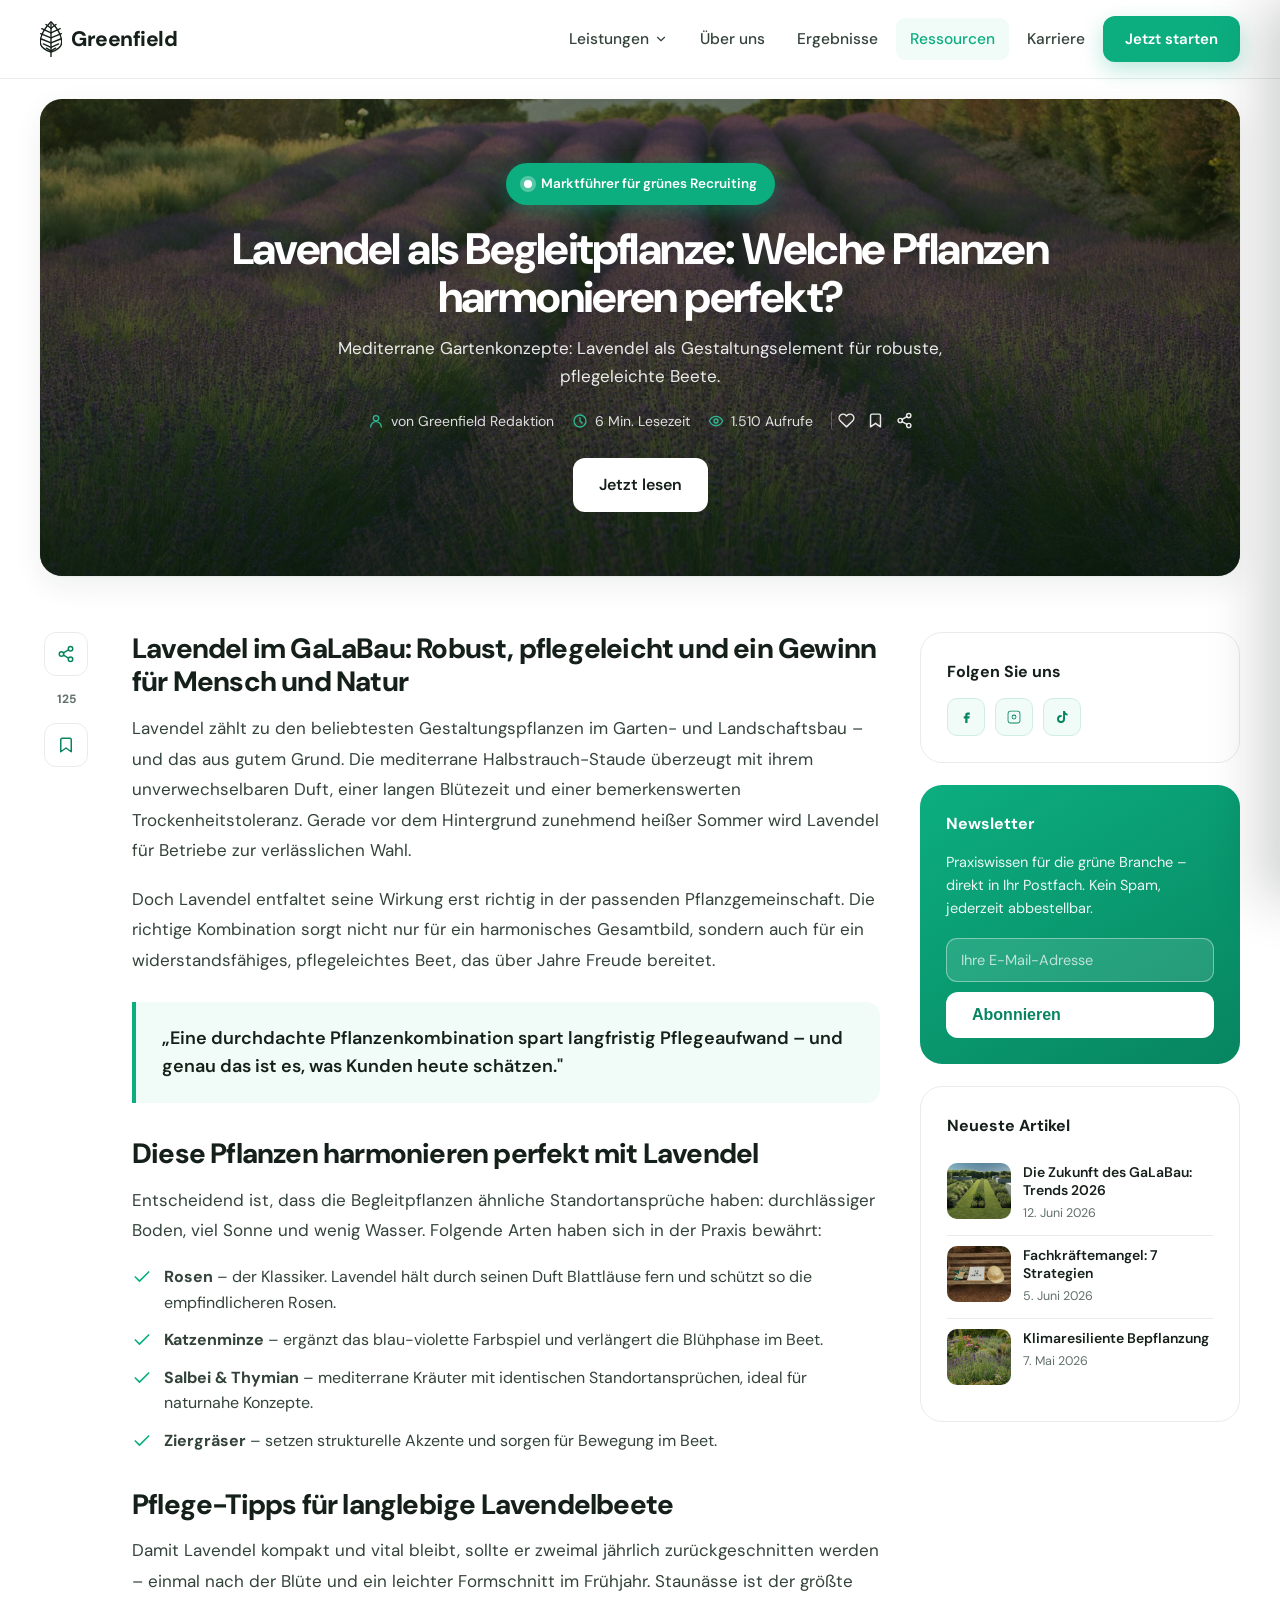
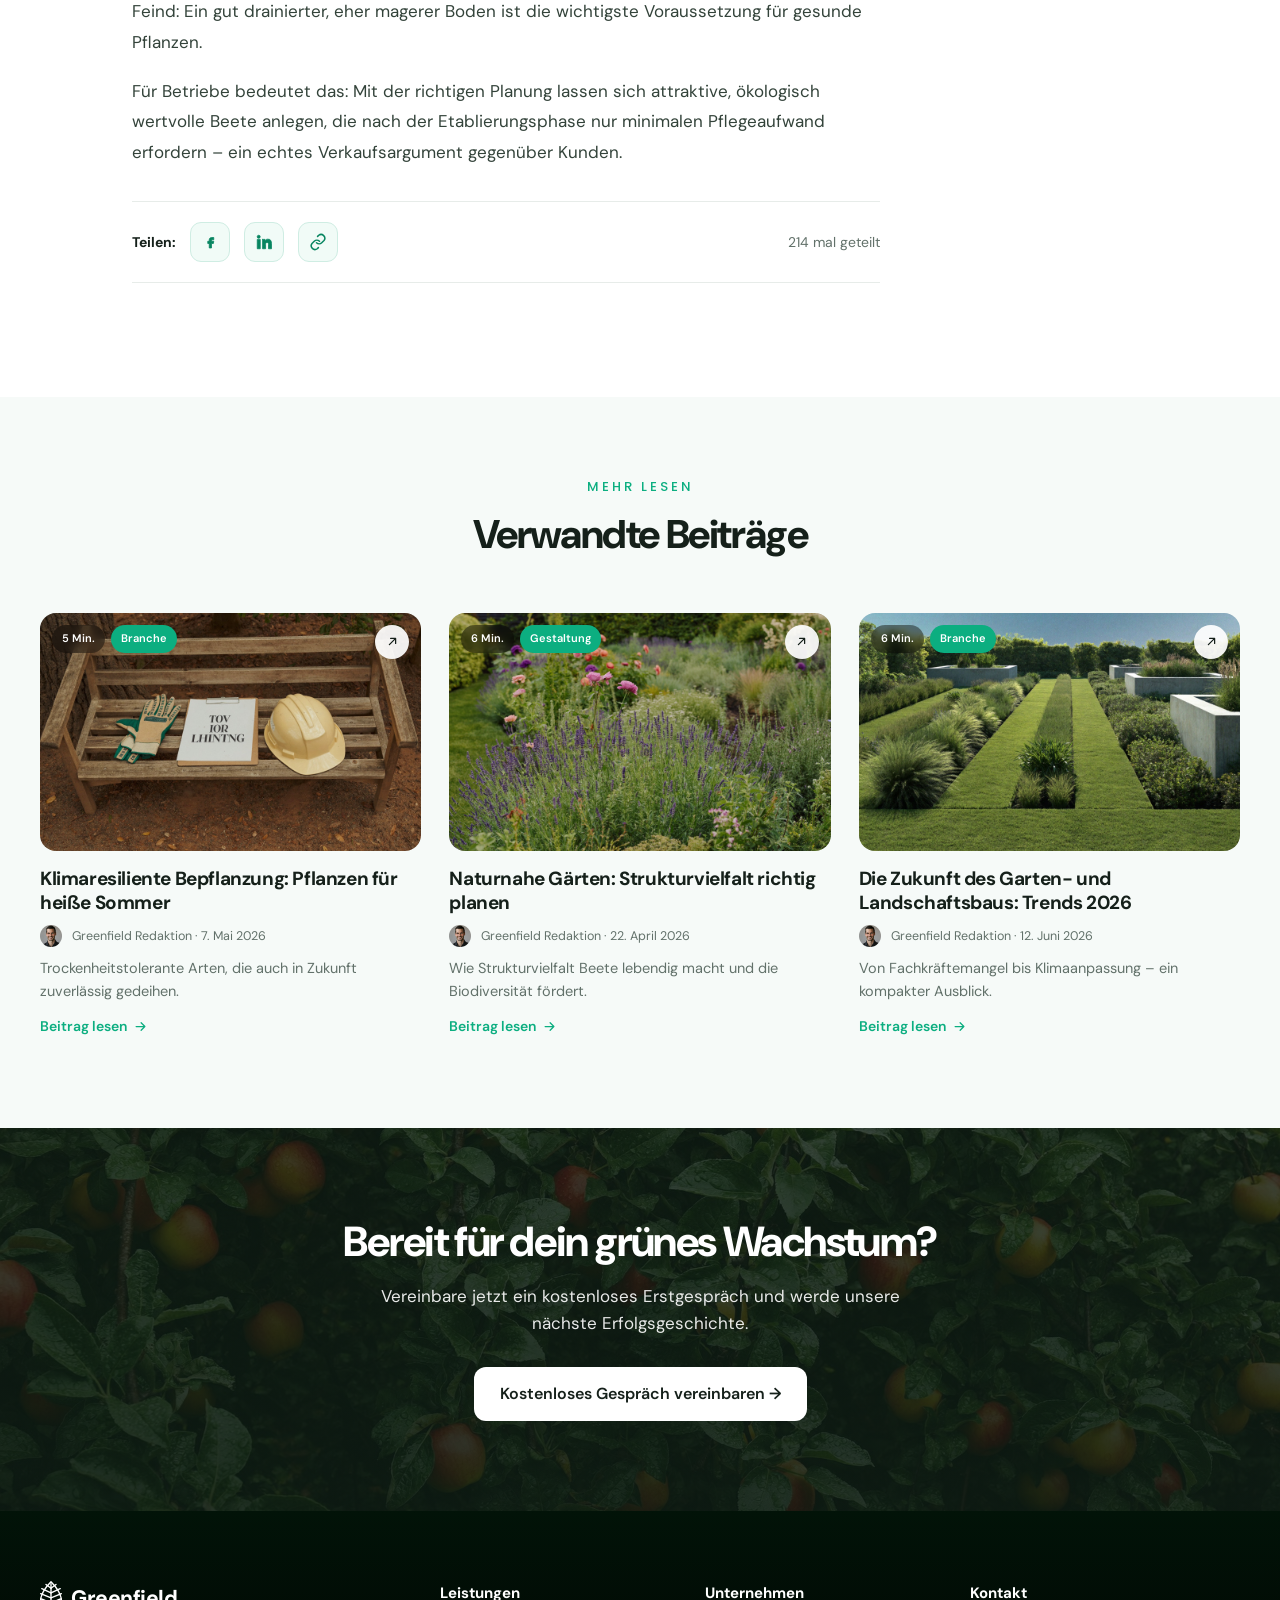
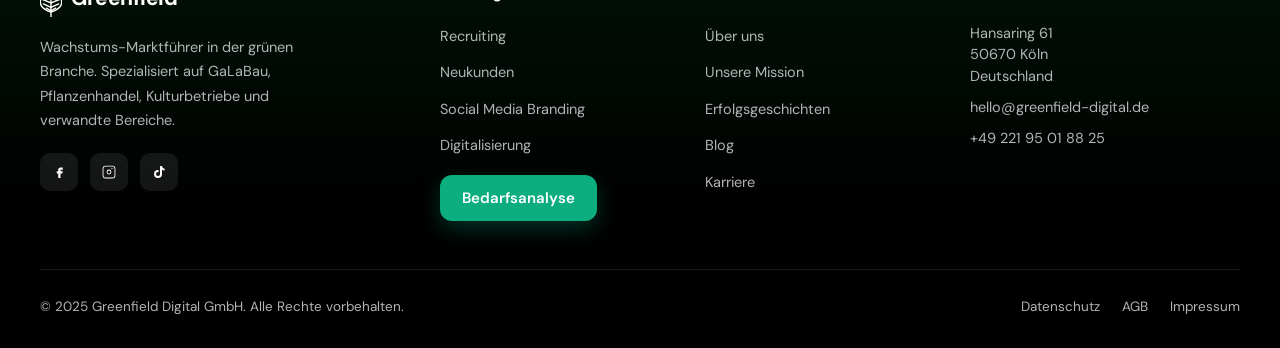
<file: blog-artikel.html>
<!DOCTYPE html>
<html lang="de">
<head>
<meta charset="UTF-8">
<meta name="viewport" content="width=device-width, initial-scale=1.0">
<title>Lavendel als Begleitpflanze · Greenfield Digital Blog</title>
<meta name="description" content="Mediterrane Gartenkonzepte: Lavendel als Gestaltungselement. Welche Pflanzen perfekt mit Lavendel harmonieren – robust, pflegeleicht und ein Gewinn für Mensch und Natur.">
<link rel="canonical" href="https://greenfield-digital.de/blog-artikel.html">
<link rel="icon" href="assets/favicon.svg" type="image/svg+xml">
<link rel="icon" href="assets/favicon.png" type="image/png">
<link rel="apple-touch-icon" href="assets/apple-touch-icon.png">
<link rel="preconnect" href="https://fonts.googleapis.com">
<link rel="preconnect" href="https://fonts.gstatic.com" crossorigin>
<link href="https://fonts.googleapis.com/css2?family=DM+Sans:opsz,wght@9..40,400;9..40,500;9..40,600;9..40,700;9..40,800&family=Poppins:wght@500;600&display=swap" rel="stylesheet">
<link rel="stylesheet" href="assets/site.css">
<style>
/* ---- Article (page-specific) ---- */
.art-hero{position:relative;border-radius:var(--radius);overflow:hidden;margin:20px 0 0;min-height:440px;display:flex;flex-direction:column;justify-content:center;align-items:center;text-align:center;padding:64px 40px;color:#fff;box-shadow:var(--shadow)}
.art-hero img.bg{position:absolute;inset:0;width:100%;height:100%;object-fit:cover;z-index:0}
.art-hero::after{content:"";position:absolute;inset:0;background:linear-gradient(180deg,rgba(10,30,18,.35),rgba(8,24,14,.82));z-index:1}
.art-hero>*{position:relative;z-index:2}
.art-hero .bh-badge{display:inline-flex;align-items:center;gap:9px;background:var(--green);color:#fff;padding:10px 18px;border-radius:30px;font-size:13.5px;font-weight:600;box-shadow:0 6px 18px rgba(12,174,128,.35);margin-bottom:20px}
.art-hero .bh-badge .dot{width:8px;height:8px;border-radius:50%;background:#fff;box-shadow:0 0 0 4px rgba(255,255,255,.3)}
.art-hero h1{font-size:44px;font-weight:800;letter-spacing:-1.6px;line-height:1.1;max-width:820px;margin:0 auto}
.art-hero .sub{margin:14px auto 0;font-size:17px;color:rgba(255,255,255,.9);max-width:620px}
.art-meta{display:flex;flex-wrap:wrap;justify-content:center;align-items:center;gap:18px;margin-top:20px;font-size:14px;color:rgba(255,255,255,.85)}
.art-meta span{display:flex;align-items:center;gap:7px}
.art-meta svg{width:16px;height:16px;stroke:var(--green-glow)}
.art-meta .acts{display:flex;gap:12px;padding-left:6px;border-left:1px solid rgba(255,255,255,.25)}
.art-meta .acts svg{stroke:rgba(255,255,255,.9);width:17px;height:17px}
.art-hero .btn{margin-top:26px}
.art-grid{display:grid;grid-template-columns:52px 1fr 320px;gap:40px;padding:56px 0 80px;align-items:start}
.art-rail{position:sticky;top:120px;display:flex;flex-direction:column;align-items:center;gap:14px}
.art-rail a{width:44px;height:44px;border-radius:12px;border:1px solid var(--line);background:#fff;display:grid;place-items:center;transition:.18s}
.art-rail a:hover{background:var(--green);border-color:var(--green)}
.art-rail a:hover svg{stroke:#fff;fill:#fff}
.art-rail svg{width:18px;height:18px;stroke:var(--green-deep);fill:none}
.art-rail .cnt{font-size:12px;font-weight:700;color:var(--muted)}
.art-body h2{font-size:28px;font-weight:800;letter-spacing:-.8px;margin:34px 0 14px;line-height:1.2}
.art-body h2:first-child{margin-top:0}
.art-body p{color:var(--ink-2);font-size:17px;line-height:1.8;margin-bottom:18px}
.art-body ul{list-style:none;display:grid;gap:12px;margin:8px 0 22px}
.art-body li{display:flex;gap:12px;align-items:flex-start;font-size:16px;color:var(--ink-2);line-height:1.6}
.art-body li svg{width:20px;height:20px;stroke:var(--green);flex-shrink:0;margin-top:3px}
.art-quote{border-left:4px solid var(--green);background:var(--mint-2);border-radius:0 14px 14px 0;padding:22px 26px;font-size:18px;font-weight:600;color:var(--ink);margin:26px 0}
.art-share{display:flex;align-items:center;gap:14px;border-top:1px solid var(--line);border-bottom:1px solid var(--line);padding:20px 0;margin:34px 0}
.art-share b{font-size:14px}
.art-share a{width:40px;height:40px;border-radius:11px;background:var(--mint-2);border:1px solid var(--mint-line);display:grid;place-items:center;transition:.18s}
.art-share a:hover{background:var(--green);border-color:var(--green)}
.art-share a:hover svg{stroke:#fff;fill:#fff}
.art-share svg{width:18px;height:18px;stroke:var(--green-deep);fill:var(--green-deep)}
.art-share .ct{margin-left:auto;font-size:14px;color:var(--muted)}
.side{display:grid;gap:22px;position:sticky;top:96px}
.side-card{background:#fff;border:1px solid var(--line);border-radius:var(--radius);padding:26px}
.side-card h4{font-size:16px;font-weight:700;margin-bottom:14px}
.side-card.green{background:linear-gradient(150deg,var(--green) 0%,var(--green-deep) 100%);color:#fff;border:0}
.side-card.green p{font-size:14.5px;opacity:.92;margin-bottom:18px;line-height:1.6}
.side-soc{display:flex;gap:10px}
.side-soc a{width:38px;height:38px;border-radius:10px;background:var(--mint-2);border:1px solid var(--mint-line);display:grid;place-items:center;transition:.18s}
.side-soc a:hover{background:var(--green);border-color:var(--green)}
.side-soc a:hover svg{fill:#fff}
.side-soc svg{width:18px;height:18px;fill:var(--green-deep)}
.nl-form{display:flex;flex-direction:column;gap:10px}
.nl-form input{border:1.5px solid rgba(255,255,255,.4);background:rgba(255,255,255,.12);border-radius:11px;padding:12px 14px;font-family:inherit;font-size:14.5px;color:#fff}
.nl-form input::placeholder{color:rgba(255,255,255,.7)}
.nl-form input:focus{outline:0;border-color:#fff;background:rgba(255,255,255,.18)}
.nl-form .btn{background:#fff;color:var(--green-deep)}
.side-art{display:flex;gap:12px;padding:10px 0;border-bottom:1px solid var(--line)}
.side-art:last-child{border-bottom:0}
.side-art img{width:64px;height:56px;border-radius:10px;object-fit:cover;flex-shrink:0}
.side-art b{font-size:14px;font-weight:600;line-height:1.3;display:block}
.side-art span{font-size:12.5px;color:var(--muted)}
@media(max-width:980px){.art-grid{grid-template-columns:1fr;gap:0}.side{position:static;margin-top:50px}.art-hero h1{font-size:32px}.art-rail{flex-direction:row;position:static;justify-content:flex-start;margin-bottom:24px}}
</style>
</head>
<body>

<!-- HEADER -->
<header>
  <div class="wrap nav">
    <a href="index.html" class="brand">
      <span class="mark"><svg viewBox="0 0 56 94" fill="none" stroke="currentColor" stroke-width="3.6" stroke-linecap="round" stroke-linejoin="round"><path d="M28 2 C40 14 55 32 56 54 C56.6 66 45 76 28 81 C11 76 -0.6 66 0 54 C1 32 16 14 28 2 Z"/><path d="M28 7 V94"/><path d="M28 19 L41 9 M28 31 L52 20 M28 44 L55 33 M28 57 L53 47 M28 69 L48 60 M28 78 L40 71"/><path d="M28 19 L15 9 M28 31 L4 20 M28 44 L1 33 M28 57 L3 47 M28 69 L8 60 M28 78 L16 71"/></svg></span>
      <span class="txt-single">Greenfield</span>
    </a>
    <div class="sp"></div>
    <nav class="nav-links">
      <div class="has-drop">
        <a class="nav-link" href="recruiting.html">Leistungen
          <svg viewBox="0 0 24 24" fill="none" stroke="currentColor" stroke-width="2"><path d="m6 9 6 6 6-6" stroke-linecap="round" stroke-linejoin="round"/></svg></a>
        <div class="drop">
          <a href="recruiting.html"><span class="di"><svg viewBox="0 0 24 24" fill="none" stroke-width="1.7"><path d="M16 21v-2a4 4 0 0 0-4-4H6a4 4 0 0 0-4 4v2M9 11a4 4 0 1 0 0-8 4 4 0 0 0 0 8ZM19 16l2 2 4-4" stroke-linecap="round" stroke-linejoin="round"/></svg></span><span><b>Recruiting</b><span>Nachhaltige Personalgewinnung</span></span></a>
          <a href="neukundengewinnung.html"><span class="di"><svg viewBox="0 0 24 24" fill="none" stroke-width="1.7"><path d="M3 21v-2a4 4 0 0 1 4-4h4a4 4 0 0 1 4 4v2M9 11a4 4 0 1 0 0-8 4 4 0 0 0 0 8ZM19 8v6M16 11h6" stroke-linecap="round" stroke-linejoin="round"/></svg></span><span><b>Neukundengewinnung</b><span>Planbar neue Aufträge</span></span></a>
          <a href="social-media.html"><span class="di"><svg viewBox="0 0 24 24" fill="none" stroke-width="1.7"><path d="M7 11l5-7 5 7M5 11h14l-1.5 9h-11L5 11Z" stroke-linecap="round" stroke-linejoin="round"/></svg></span><span><b>Social Media &amp; Branding</b><span>Platzhirsch in der Region</span></span></a>
          <a href="digitalisierung.html"><span class="di"><svg viewBox="0 0 24 24" fill="none" stroke-width="1.7"><rect x="3" y="4" width="18" height="14" rx="2"/><path d="M8 21h8M12 18v3M8 10l2 2 4-4" stroke-linecap="round" stroke-linejoin="round"/></svg></span><span><b>Digitalisierung &amp; KI</b><span>Prozesse neu gedacht</span></span></a>
        </div>
      </div>
      <a class="nav-link" href="ueber-uns.html">Über uns</a>
      <a class="nav-link" href="ergebnisse.html">Ergebnisse</a>
      <a class="nav-link active" href="blog.html">Ressourcen</a>
      <a class="nav-link" href="karriere.html">Karriere</a>
      <a class="btn btn-green btn-sm" href="index.html#kontakt">Jetzt starten</a>
    </nav>
    <button class="burger" id="burger" aria-label="Menü öffnen"><span></span><span></span><span></span></button>
  </div>
</header>

<!-- MOBILE MENU -->
<div class="m-overlay" id="mOverlay"></div>
<nav class="m-menu" id="mMenu">
  <span class="m-cap">Leistungen</span>
  <a class="sub" href="recruiting.html">Recruiting</a>
  <a class="sub" href="neukundengewinnung.html">Neukundengewinnung</a>
  <a class="sub" href="social-media.html">Social Media &amp; Branding</a>
  <a class="sub" href="digitalisierung.html">Digitalisierung &amp; KI</a>
  <span class="m-cap">Mehr</span>
  <a href="ueber-uns.html">Über uns</a>
  <a href="ergebnisse.html">Ergebnisse</a>
  <a href="bewerberpool.html">Bewerberpool</a>
  <a href="blog.html">Ressourcen</a>
  <a href="karriere.html">Karriere</a>
  <a class="btn btn-green" href="index.html#kontakt">Jetzt starten</a>
</nav>

<!-- ARTICLE HERO -->
<section>
  <div class="wrap">
    <div class="art-hero">
      <img class="bg" src="assets/hero-article.jpg" alt="">
      <span class="bh-badge"><span class="dot"></span>Marktführer für grünes Recruiting</span>
      <h1>Lavendel als Begleitpflanze: Welche Pflanzen harmonieren perfekt?</h1>
      <p class="sub">Mediterrane Gartenkonzepte: Lavendel als Gestaltungselement für robuste, pflegeleichte Beete.</p>
      <div class="art-meta">
        <span><svg viewBox="0 0 24 24" fill="none" stroke-width="2"><circle cx="12" cy="8" r="4"/><path d="M4 21a8 8 0 0 1 16 0" stroke-linecap="round"/></svg>von Greenfield Redaktion</span>
        <span><svg viewBox="0 0 24 24" fill="none" stroke-width="2"><circle cx="12" cy="12" r="9"/><path d="M12 7v5l3 3" stroke-linecap="round" stroke-linejoin="round"/></svg>6 Min. Lesezeit</span>
        <span><svg viewBox="0 0 24 24" fill="none" stroke-width="2"><path d="M2 12s3.5-7 10-7 10 7 10 7-3.5 7-10 7-10-7-10-7Z"/><circle cx="12" cy="12" r="3"/></svg>1.510 Aufrufe</span>
        <span class="acts"><svg viewBox="0 0 24 24" fill="none" stroke-width="2"><path d="M20.8 4.6a5.5 5.5 0 0 0-7.8 0L12 5.7l-1-1.1a5.5 5.5 0 0 0-7.8 7.8l1 1.1L12 21l7.8-7.5 1-1.1a5.5 5.5 0 0 0 0-7.8Z" stroke-linecap="round" stroke-linejoin="round"/></svg><svg viewBox="0 0 24 24" fill="none" stroke-width="2"><path d="M19 21l-7-5-7 5V5a2 2 0 0 1 2-2h10a2 2 0 0 1 2 2Z" stroke-linecap="round" stroke-linejoin="round"/></svg><svg viewBox="0 0 24 24" fill="none" stroke-width="2"><circle cx="18" cy="5" r="3"/><circle cx="6" cy="12" r="3"/><circle cx="18" cy="19" r="3"/><path d="M8.6 13.5l6.8 4M15.4 6.5l-6.8 4" stroke-linecap="round"/></svg></span>
      </div>
      <a href="#" class="btn btn-white">Jetzt lesen</a>
    </div>
  </div>
</section>

<!-- ARTICLE BODY + SIDEBAR -->
<section>
  <div class="wrap">
    <div class="art-grid">
      <div class="art-rail">
        <a href="#" aria-label="Teilen"><svg viewBox="0 0 24 24" stroke-width="2"><circle cx="18" cy="5" r="3"/><circle cx="6" cy="12" r="3"/><circle cx="18" cy="19" r="3"/><path d="M8.6 13.5l6.8 4M15.4 6.5l-6.8 4" stroke-linecap="round"/></svg></a>
        <span class="cnt">125</span>
        <a href="#" aria-label="Merken"><svg viewBox="0 0 24 24" stroke-width="2"><path d="M19 21l-7-5-7 5V5a2 2 0 0 1 2-2h10a2 2 0 0 1 2 2Z" stroke-linecap="round" stroke-linejoin="round"/></svg></a>
      </div>
      <article class="art-body">
        <h2>Lavendel im GaLaBau: Robust, pflegeleicht und ein Gewinn für Mensch und Natur</h2>
        <p>Lavendel zählt zu den beliebtesten Gestaltungspflanzen im Garten- und Landschaftsbau – und das aus gutem Grund. Die mediterrane Halbstrauch-Staude überzeugt mit ihrem unverwechselbaren Duft, einer langen Blütezeit und einer bemerkenswerten Trockenheitstoleranz. Gerade vor dem Hintergrund zunehmend heißer Sommer wird Lavendel für Betriebe zur verlässlichen Wahl.</p>
        <p>Doch Lavendel entfaltet seine Wirkung erst richtig in der passenden Pflanzgemeinschaft. Die richtige Kombination sorgt nicht nur für ein harmonisches Gesamtbild, sondern auch für ein widerstandsfähiges, pflegeleichtes Beet, das über Jahre Freude bereitet.</p>

        <div class="art-quote">„Eine durchdachte Pflanzenkombination spart langfristig Pflegeaufwand – und genau das ist es, was Kunden heute schätzen."</div>

        <h2>Diese Pflanzen harmonieren perfekt mit Lavendel</h2>
        <p>Entscheidend ist, dass die Begleitpflanzen ähnliche Standortansprüche haben: durchlässiger Boden, viel Sonne und wenig Wasser. Folgende Arten haben sich in der Praxis bewährt:</p>
        <ul>
          <li><svg viewBox="0 0 24 24" fill="none" stroke-width="2"><path d="M20 6 9 17l-5-5" stroke-linecap="round" stroke-linejoin="round"/></svg><span><b>Rosen</b> – der Klassiker. Lavendel hält durch seinen Duft Blattläuse fern und schützt so die empfindlicheren Rosen.</span></li>
          <li><svg viewBox="0 0 24 24" fill="none" stroke-width="2"><path d="M20 6 9 17l-5-5" stroke-linecap="round" stroke-linejoin="round"/></svg><span><b>Katzenminze</b> – ergänzt das blau-violette Farbspiel und verlängert die Blühphase im Beet.</span></li>
          <li><svg viewBox="0 0 24 24" fill="none" stroke-width="2"><path d="M20 6 9 17l-5-5" stroke-linecap="round" stroke-linejoin="round"/></svg><span><b>Salbei &amp; Thymian</b> – mediterrane Kräuter mit identischen Standortansprüchen, ideal für naturnahe Konzepte.</span></li>
          <li><svg viewBox="0 0 24 24" fill="none" stroke-width="2"><path d="M20 6 9 17l-5-5" stroke-linecap="round" stroke-linejoin="round"/></svg><span><b>Ziergräser</b> – setzen strukturelle Akzente und sorgen für Bewegung im Beet.</span></li>
        </ul>

        <h2>Pflege-Tipps für langlebige Lavendelbeete</h2>
        <p>Damit Lavendel kompakt und vital bleibt, sollte er zweimal jährlich zurückgeschnitten werden – einmal nach der Blüte und ein leichter Formschnitt im Frühjahr. Staunässe ist der größte Feind: Ein gut drainierter, eher magerer Boden ist die wichtigste Voraussetzung für gesunde Pflanzen.</p>
        <p>Für Betriebe bedeutet das: Mit der richtigen Planung lassen sich attraktive, ökologisch wertvolle Beete anlegen, die nach der Etablierungsphase nur minimalen Pflegeaufwand erfordern – ein echtes Verkaufsargument gegenüber Kunden.</p>

        <div class="art-share">
          <b>Teilen:</b>
          <a href="#" aria-label="Facebook"><svg viewBox="0 0 24 24"><path d="M14 9h3V6h-3c-1.7 0-3 1.3-3 3v2H9v3h2v6h3v-6h2.5l.5-3H14V9.5c0-.3.2-.5.5-.5Z"/></svg></a>
          <a href="#" aria-label="LinkedIn"><svg viewBox="0 0 24 24"><path d="M6.94 5a2 2 0 1 1-4 0 2 2 0 0 1 4 0ZM3 8.5h4V21H3V8.5ZM9.5 8.5h3.8v1.7h.05c.53-1 1.83-2 3.77-2 4 0 4.88 2.6 4.88 6V21h-4v-5.4c0-1.3 0-3-1.8-3s-2.1 1.4-2.1 2.9V21h-4V8.5Z"/></svg></a>
          <a href="#" aria-label="Link kopieren"><svg viewBox="0 0 24 24" fill="none" stroke="currentColor" stroke-width="2" style="stroke:var(--green-deep);fill:none"><path d="M10 13a5 5 0 0 0 7 0l3-3a5 5 0 0 0-7-7l-1.5 1.5M14 11a5 5 0 0 0-7 0l-3 3a5 5 0 0 0 7 7l1.5-1.5" stroke-linecap="round" stroke-linejoin="round"/></svg></a>
          <span class="ct">214 mal geteilt</span>
        </div>
      </article>

      <aside class="side">
        <div class="side-card">
          <h4>Folgen Sie uns</h4>
          <div class="side-soc">
            <a href="#" aria-label="Facebook"><svg viewBox="0 0 24 24"><path d="M14 9h3V6h-3c-1.7 0-3 1.3-3 3v2H9v3h2v6h3v-6h2.5l.5-3H14V9.5c0-.3.2-.5.5-.5Z"/></svg></a>
            <a href="#" aria-label="Instagram"><svg viewBox="0 0 24 24"><path d="M12 8.8A3.2 3.2 0 1 0 12 15.2 3.2 3.2 0 0 0 12 8.8Zm0 5.3a2.1 2.1 0 1 1 0-4.2 2.1 2.1 0 0 1 0 4.2ZM16.5 3.5h-9A4 4 0 0 0 3.5 7.5v9a4 4 0 0 0 4 4h9a4 4 0 0 0 4-4v-9a4 4 0 0 0-4-4Zm2.9 13a2.9 2.9 0 0 1-2.9 2.9h-9a2.9 2.9 0 0 1-2.9-2.9v-9A2.9 2.9 0 0 1 7.5 4.6h9a2.9 2.9 0 0 1 2.9 2.9v9Z"/></svg></a>
            <a href="#" aria-label="TikTok"><svg viewBox="0 0 24 24"><path d="M16 4c.3 2 1.6 3.4 3.5 3.6v2.5c-1.3 0-2.5-.4-3.5-1.1v5.7a5.3 5.3 0 1 1-5.3-5.3c.3 0 .5 0 .8.1v2.6a2.7 2.7 0 1 0 1.9 2.6V4H16Z"/></svg></a>
          </div>
        </div>
        <div class="side-card green">
          <h4>Newsletter</h4>
          <p>Praxiswissen für die grüne Branche – direkt in Ihr Postfach. Kein Spam, jederzeit abbestellbar.</p>
          <form class="nl-form" id="nlForm">
            <input name="email" type="email" required placeholder="Ihre E-Mail-Adresse">
            <button type="submit" class="btn">Abonnieren</button>
          </form>
          <div id="nlOk" style="display:none;font-size:14.5px;margin-top:6px">✓ Vielen Dank! Bitte bestätigen Sie die E-Mail in Ihrem Postfach.</div>
        </div>
        <div class="side-card">
          <h4>Neueste Artikel</h4>
          <a class="side-art" href="blog-artikel.html"><img src="assets/blog-1.jpg" alt=""><div><b>Die Zukunft des GaLaBau: Trends 2026</b><span>12. Juni 2026</span></div></a>
          <a class="side-art" href="blog-artikel.html"><img src="assets/blog-2.jpg" alt=""><div><b>Fachkräftemangel: 7 Strategien</b><span>5. Juni 2026</span></div></a>
          <a class="side-art" href="blog-artikel.html"><img src="assets/blog-3.jpg" alt=""><div><b>Klimaresiliente Bepflanzung</b><span>7. Mai 2026</span></div></a>
        </div>
      </aside>
    </div>
  </div>
</section>

<!-- RELATED POSTS -->
<section style="padding:0 0 90px;background:var(--soft)">
  <div class="wrap" style="padding-top:80px">
    <div class="sec-head rv"><span class="caps">Mehr lesen</span><h2>Verwandte Beiträge</h2></div>
    <div class="posts">
      <a class="post rv" href="blog-artikel.html">
        <div class="pimg"><img src="assets/blog-2.jpg" alt=""><div class="ptags"><span class="rt">5 Min.</span><span class="cat">Branche</span></div><span class="pbtn"><svg viewBox="0 0 24 24" stroke-width="2" stroke-linecap="round" stroke-linejoin="round"><path d="M7 17 17 7M9 7h8v8"/></svg></span></div>
        <h3>Klimaresiliente Bepflanzung: Pflanzen für heiße Sommer</h3>
        <div class="pmeta"><img class="av" src="assets/founder.jpg" alt="">Greenfield Redaktion · 7. Mai 2026</div>
        <p>Trockenheitstolerante Arten, die auch in Zukunft zuverlässig gedeihen.</p>
        <span class="vp">Beitrag lesen <svg viewBox="0 0 24 24" fill="none" stroke="currentColor" stroke-width="2" style="width:15px;height:15px"><path d="M5 12h14M13 6l6 6-6 6" stroke-linecap="round" stroke-linejoin="round"/></svg></span>
      </a>
      <a class="post rv" href="blog-artikel.html">
        <div class="pimg"><img src="assets/blog-3.jpg" alt=""><div class="ptags"><span class="rt">6 Min.</span><span class="cat">Gestaltung</span></div><span class="pbtn"><svg viewBox="0 0 24 24" stroke-width="2" stroke-linecap="round" stroke-linejoin="round"><path d="M7 17 17 7M9 7h8v8"/></svg></span></div>
        <h3>Naturnahe Gärten: Strukturvielfalt richtig planen</h3>
        <div class="pmeta"><img class="av" src="assets/founder.jpg" alt="">Greenfield Redaktion · 22. April 2026</div>
        <p>Wie Strukturvielfalt Beete lebendig macht und die Biodiversität fördert.</p>
        <span class="vp">Beitrag lesen <svg viewBox="0 0 24 24" fill="none" stroke="currentColor" stroke-width="2" style="width:15px;height:15px"><path d="M5 12h14M13 6l6 6-6 6" stroke-linecap="round" stroke-linejoin="round"/></svg></span>
      </a>
      <a class="post rv" href="blog-artikel.html">
        <div class="pimg"><img src="assets/blog-1.jpg" alt=""><div class="ptags"><span class="rt">6 Min.</span><span class="cat">Branche</span></div><span class="pbtn"><svg viewBox="0 0 24 24" stroke-width="2" stroke-linecap="round" stroke-linejoin="round"><path d="M7 17 17 7M9 7h8v8"/></svg></span></div>
        <h3>Die Zukunft des Garten- und Landschaftsbaus: Trends 2026</h3>
        <div class="pmeta"><img class="av" src="assets/founder.jpg" alt="">Greenfield Redaktion · 12. Juni 2026</div>
        <p>Von Fachkräftemangel bis Klimaanpassung – ein kompakter Ausblick.</p>
        <span class="vp">Beitrag lesen <svg viewBox="0 0 24 24" fill="none" stroke="currentColor" stroke-width="2" style="width:15px;height:15px"><path d="M5 12h14M13 6l6 6-6 6" stroke-linecap="round" stroke-linejoin="round"/></svg></span>
      </a>
    </div>
  </div>
</section>

<!-- CTA BAND -->
<section class="cta">
  <div class="cta-inner">
    <img src="assets/cta-bg.jpg" alt="">
    <h2>Bereit für dein grünes Wachstum?</h2>
    <p>Vereinbare jetzt ein kostenloses Erstgespräch und werde unsere nächste Erfolgsgeschichte.</p>
    <a href="index.html#kontakt" class="btn btn-white">Kostenloses Gespräch vereinbaren →</a>
  </div>
</section>

<!-- FOOTER -->
<footer>
  <div class="wrap">
    <div class="foot-grid">
      <div class="foot-brand">
        <div class="brand"><span class="mark"><svg viewBox="0 0 56 94" fill="none" stroke="currentColor" stroke-width="3.6" stroke-linecap="round" stroke-linejoin="round"><path d="M28 2 C40 14 55 32 56 54 C56.6 66 45 76 28 81 C11 76 -0.6 66 0 54 C1 32 16 14 28 2 Z"/><path d="M28 7 V94"/><path d="M28 19 L41 9 M28 31 L52 20 M28 44 L55 33 M28 57 L53 47 M28 69 L48 60 M28 78 L40 71"/><path d="M28 19 L15 9 M28 31 L4 20 M28 44 L1 33 M28 57 L3 47 M28 69 L8 60 M28 78 L16 71"/></svg></span><span class="txt-single">Greenfield</span></div>
        <p>Wachstums-Marktführer in der grünen Branche. Spezialisiert auf GaLaBau, Pflanzenhandel, Kulturbetriebe und verwandte Bereiche.</p>
        <div class="foot-soc">
          <a href="#" aria-label="Facebook"><svg viewBox="0 0 24 24"><path d="M14 9h3V6h-3c-1.7 0-3 1.3-3 3v2H9v3h2v6h3v-6h2.5l.5-3H14V9.5c0-.3.2-.5.5-.5Z"/></svg></a>
          <a href="#" aria-label="Instagram"><svg viewBox="0 0 24 24"><path d="M12 8.8A3.2 3.2 0 1 0 12 15.2 3.2 3.2 0 0 0 12 8.8Zm0 5.3a2.1 2.1 0 1 1 0-4.2 2.1 2.1 0 0 1 0 4.2ZM16.5 3.5h-9A4 4 0 0 0 3.5 7.5v9a4 4 0 0 0 4 4h9a4 4 0 0 0 4-4v-9a4 4 0 0 0-4-4Zm2.9 13a2.9 2.9 0 0 1-2.9 2.9h-9a2.9 2.9 0 0 1-2.9-2.9v-9A2.9 2.9 0 0 1 7.5 4.6h9a2.9 2.9 0 0 1 2.9 2.9v9Zm-2.7-9.3a.75.75 0 1 1-1.5 0 .75.75 0 0 1 1.5 0Z"/></svg></a>
          <a href="#" aria-label="TikTok"><svg viewBox="0 0 24 24"><path d="M16 4c.3 2 1.6 3.4 3.5 3.6v2.5c-1.3 0-2.5-.4-3.5-1.1v5.7a5.3 5.3 0 1 1-5.3-5.3c.3 0 .5 0 .8.1v2.6a2.7 2.7 0 1 0 1.9 2.6V4H16Z"/></svg></a>
        </div>
      </div>
      <div><h4>Leistungen</h4><ul><li><a href="recruiting.html">Recruiting</a></li><li><a href="neukundengewinnung.html">Neukunden</a></li><li><a href="social-media.html">Social Media Branding</a></li><li><a href="digitalisierung.html">Digitalisierung</a></li></ul><a class="btn btn-green btn-sm" href="index.html#kontakt" style="margin-top:6px">Bedarfsanalyse</a></div>
      <div><h4>Unternehmen</h4><ul><li><a href="ueber-uns.html">Über uns</a></li><li><a href="ueber-uns.html">Unsere Mission</a></li><li><a href="ergebnisse.html">Erfolgsgeschichten</a></li><li><a href="blog.html">Blog</a></li><li><a href="karriere.html">Karriere</a></li></ul></div>
      <div class="foot-contact"><h4>Kontakt</h4><div>Hansaring 61<br>50670 Köln<br>Deutschland</div><div><a href="mailto:hello@greenfield-digital.de">hello@greenfield-digital.de</a></div><div><a href="tel:+4922195018825">+49 221 95 01 88 25</a></div></div>
    </div>
    <div class="foot-bottom">
      <div>© 2025 Greenfield Digital GmbH. Alle Rechte vorbehalten.</div>
      <div><a href="datenschutz.html">Datenschutz</a><a href="agb.html">AGB</a><a href="impressum.html">Impressum</a></div>
    </div>
  </div>
</footer>

<script>
(function(){var b=document.getElementById('burger'),o=document.getElementById('mOverlay'),m=document.getElementById('mMenu');function close(){b.classList.remove('x');o.classList.remove('open');m.classList.remove('open');document.body.style.overflow='';}function toggle(){var open=m.classList.toggle('open');b.classList.toggle('x',open);o.classList.toggle('open',open);document.body.style.overflow=open?'hidden':'';}if(b){b.addEventListener('click',toggle);o.addEventListener('click',close);m.querySelectorAll('a').forEach(function(a){a.addEventListener('click',close);});}})();
(function(){var io=new IntersectionObserver(function(es){es.forEach(function(e){if(e.isIntersecting){e.target.classList.add('in');io.unobserve(e.target);}});},{threshold:.12});document.querySelectorAll('.rv').forEach(function(el,i){el.style.transitionDelay=(i%4*60)+'ms';io.observe(el);});})();
(function(){var f=document.getElementById('nlForm');if(f){f.addEventListener('submit',function(e){e.preventDefault();f.style.display='none';document.getElementById('nlOk').style.display='block';});}})();
</script>
</body>
</html>
</file>
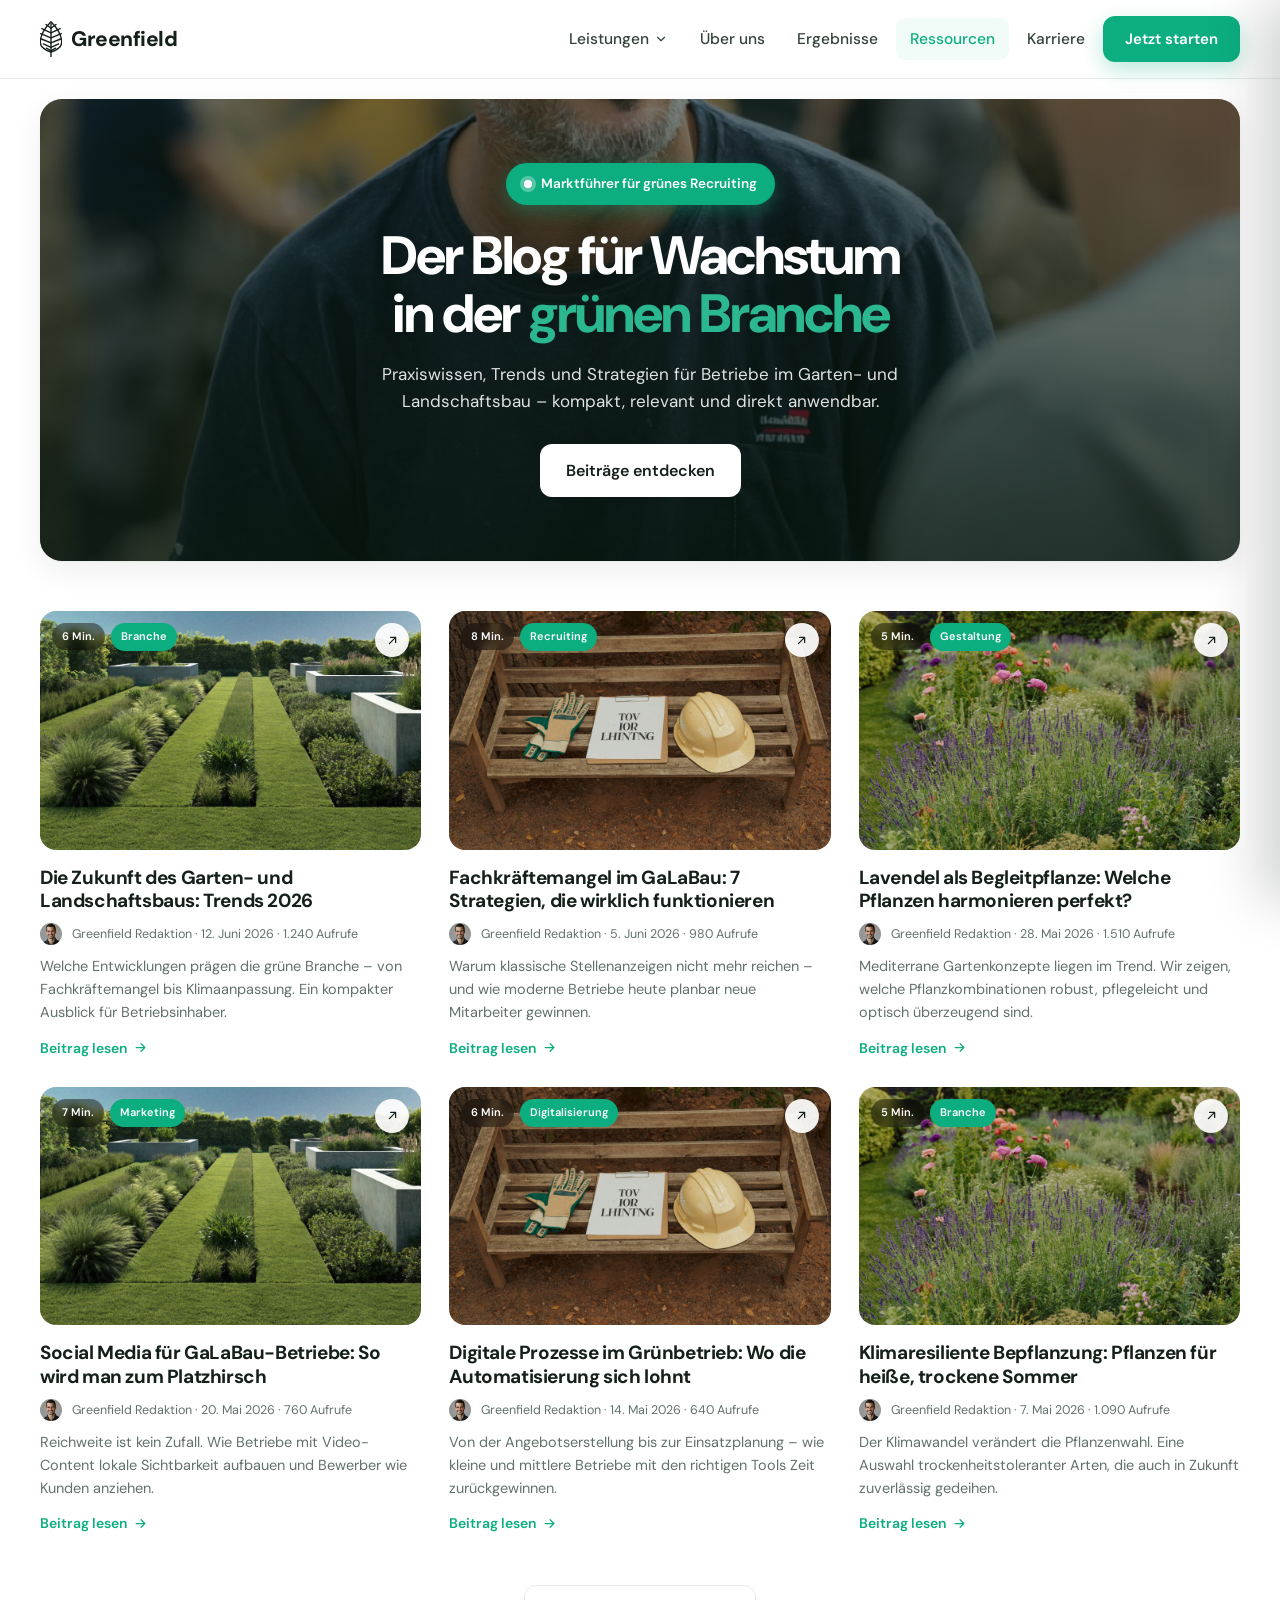
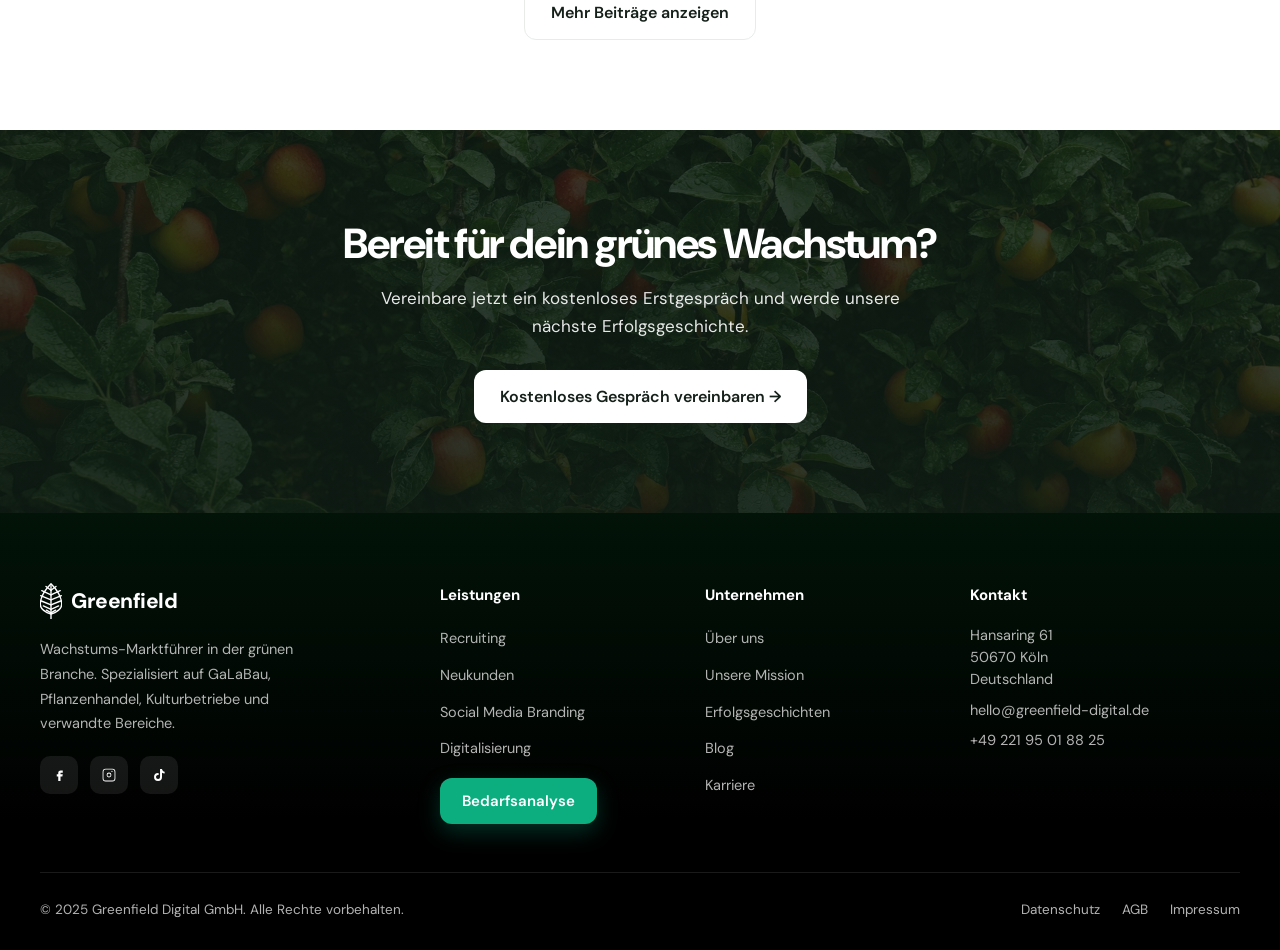
<file: blog.html>
<!DOCTYPE html>
<html lang="de">
<head>
<meta charset="UTF-8">
<meta name="viewport" content="width=device-width, initial-scale=1.0">
<title>Ressourcen & Blog · Greenfield Digital</title>
<meta name="description" content="Praxiswissen, Trends und Strategien für Betriebe im Garten- und Landschaftsbau – kompakt, relevant und direkt anwendbar. Der Blog von Greenfield Digital.">
<link rel="canonical" href="https://greenfield-digital.de/blog.html">
<link rel="icon" href="assets/favicon.svg" type="image/svg+xml">
<link rel="icon" href="assets/favicon.png" type="image/png">
<link rel="apple-touch-icon" href="assets/apple-touch-icon.png">
<link rel="preconnect" href="https://fonts.googleapis.com">
<link rel="preconnect" href="https://fonts.gstatic.com" crossorigin>
<link href="https://fonts.googleapis.com/css2?family=DM+Sans:opsz,wght@9..40,400;9..40,500;9..40,600;9..40,700;9..40,800&family=Poppins:wght@500;600&display=swap" rel="stylesheet">
<link rel="stylesheet" href="assets/site.css">
<style>
/* ---- Blog-Overview (page-specific) ---- */
.blog-hero{position:relative;border-radius:var(--radius);overflow:hidden;margin:20px 0 0;min-height:420px;display:flex;flex-direction:column;align-items:center;justify-content:center;text-align:center;padding:64px 40px;color:#fff;box-shadow:var(--shadow)}
.blog-hero img.bg{position:absolute;inset:0;width:100%;height:100%;object-fit:cover;z-index:0}
.blog-hero::after{content:"";position:absolute;inset:0;background:linear-gradient(180deg,rgba(10,30,18,.5),rgba(8,24,14,.82));z-index:1}
.blog-hero>*{position:relative;z-index:2}
.blog-hero .bh-badge{display:inline-flex;align-items:center;gap:9px;background:var(--green);color:#fff;padding:10px 18px;border-radius:30px;font-size:13.5px;font-weight:600;box-shadow:0 6px 18px rgba(12,174,128,.35);margin-bottom:22px}
.blog-hero .bh-badge .dot{width:8px;height:8px;border-radius:50%;background:#fff;box-shadow:0 0 0 4px rgba(255,255,255,.3)}
.blog-hero h1{font-size:54px;font-weight:800;line-height:1.08;letter-spacing:-2px;max-width:760px}
.blog-hero h1 .u{color:var(--green-glow)}
.blog-hero p{font-size:17px;color:rgba(255,255,255,.88);max-width:580px;margin:18px 0 0;line-height:1.6}
.blog-hero .btn{margin-top:28px}
@media(max-width:680px){.blog-hero h1{font-size:34px}.blog-hero{min-height:340px;padding:48px 24px}}
</style>
</head>
<body>

<!-- HEADER -->
<header>
  <div class="wrap nav">
    <a href="index.html" class="brand">
      <span class="mark"><svg viewBox="0 0 56 94" fill="none" stroke="currentColor" stroke-width="3.6" stroke-linecap="round" stroke-linejoin="round"><path d="M28 2 C40 14 55 32 56 54 C56.6 66 45 76 28 81 C11 76 -0.6 66 0 54 C1 32 16 14 28 2 Z"/><path d="M28 7 V94"/><path d="M28 19 L41 9 M28 31 L52 20 M28 44 L55 33 M28 57 L53 47 M28 69 L48 60 M28 78 L40 71"/><path d="M28 19 L15 9 M28 31 L4 20 M28 44 L1 33 M28 57 L3 47 M28 69 L8 60 M28 78 L16 71"/></svg></span>
      <span class="txt-single">Greenfield</span>
    </a>
    <div class="sp"></div>
    <nav class="nav-links">
      <div class="has-drop">
        <a class="nav-link" href="recruiting.html">Leistungen
          <svg viewBox="0 0 24 24" fill="none" stroke="currentColor" stroke-width="2"><path d="m6 9 6 6 6-6" stroke-linecap="round" stroke-linejoin="round"/></svg></a>
        <div class="drop">
          <a href="recruiting.html"><span class="di"><svg viewBox="0 0 24 24" fill="none" stroke-width="1.7"><path d="M16 21v-2a4 4 0 0 0-4-4H6a4 4 0 0 0-4 4v2M9 11a4 4 0 1 0 0-8 4 4 0 0 0 0 8ZM19 16l2 2 4-4" stroke-linecap="round" stroke-linejoin="round"/></svg></span><span><b>Recruiting</b><span>Nachhaltige Personalgewinnung</span></span></a>
          <a href="neukundengewinnung.html"><span class="di"><svg viewBox="0 0 24 24" fill="none" stroke-width="1.7"><path d="M3 21v-2a4 4 0 0 1 4-4h4a4 4 0 0 1 4 4v2M9 11a4 4 0 1 0 0-8 4 4 0 0 0 0 8ZM19 8v6M16 11h6" stroke-linecap="round" stroke-linejoin="round"/></svg></span><span><b>Neukundengewinnung</b><span>Planbar neue Aufträge</span></span></a>
          <a href="social-media.html"><span class="di"><svg viewBox="0 0 24 24" fill="none" stroke-width="1.7"><path d="M7 11l5-7 5 7M5 11h14l-1.5 9h-11L5 11Z" stroke-linecap="round" stroke-linejoin="round"/></svg></span><span><b>Social Media &amp; Branding</b><span>Platzhirsch in der Region</span></span></a>
          <a href="digitalisierung.html"><span class="di"><svg viewBox="0 0 24 24" fill="none" stroke-width="1.7"><rect x="3" y="4" width="18" height="14" rx="2"/><path d="M8 21h8M12 18v3M8 10l2 2 4-4" stroke-linecap="round" stroke-linejoin="round"/></svg></span><span><b>Digitalisierung &amp; KI</b><span>Prozesse neu gedacht</span></span></a>
        </div>
      </div>
      <a class="nav-link" href="ueber-uns.html">Über uns</a>
      <a class="nav-link" href="ergebnisse.html">Ergebnisse</a>
      <a class="nav-link active" href="blog.html">Ressourcen</a>
      <a class="nav-link" href="karriere.html">Karriere</a>
      <a class="btn btn-green btn-sm" href="index.html#kontakt">Jetzt starten</a>
    </nav>
    <button class="burger" id="burger" aria-label="Menü öffnen"><span></span><span></span><span></span></button>
  </div>
</header>

<!-- MOBILE MENU -->
<div class="m-overlay" id="mOverlay"></div>
<nav class="m-menu" id="mMenu">
  <span class="m-cap">Leistungen</span>
  <a class="sub" href="recruiting.html">Recruiting</a>
  <a class="sub" href="neukundengewinnung.html">Neukundengewinnung</a>
  <a class="sub" href="social-media.html">Social Media &amp; Branding</a>
  <a class="sub" href="digitalisierung.html">Digitalisierung &amp; KI</a>
  <span class="m-cap">Mehr</span>
  <a href="ueber-uns.html">Über uns</a>
  <a href="ergebnisse.html">Ergebnisse</a>
  <a href="bewerberpool.html">Bewerberpool</a>
  <a href="blog.html">Ressourcen</a>
  <a href="karriere.html">Karriere</a>
  <a class="btn btn-green" href="index.html#kontakt">Jetzt starten</a>
</nav>

<!-- HERO (dark image, centered) -->
<section>
  <div class="wrap">
    <div class="blog-hero">
      <img class="bg" src="assets/hero-blog.jpg" alt="">
      <span class="bh-badge"><span class="dot"></span>Marktführer für grünes Recruiting</span>
      <h1>Der Blog für Wachstum<br>in der <span class="u">grünen Branche</span></h1>
      <p>Praxiswissen, Trends und Strategien für Betriebe im Garten- und Landschaftsbau – kompakt, relevant und direkt anwendbar.</p>
      <a href="#beitraege" class="btn btn-white">Beiträge entdecken</a>
    </div>
  </div>
</section>

<!-- BLOG GRID -->
<section style="padding:50px 0 90px" id="beitraege">
  <div class="wrap">
    <div class="posts">
      <a class="post rv" href="blog-artikel.html">
        <div class="pimg"><img src="assets/blog-1.jpg" alt=""><div class="ptags"><span class="rt">6 Min.</span><span class="cat">Branche</span></div><span class="pbtn"><svg viewBox="0 0 24 24" stroke-width="2" stroke-linecap="round" stroke-linejoin="round"><path d="M7 17 17 7M9 7h8v8"/></svg></span></div>
        <h3>Die Zukunft des Garten- und Landschaftsbaus: Trends 2026</h3>
        <div class="pmeta"><img class="av" src="assets/founder.jpg" alt="">Greenfield Redaktion · 12. Juni 2026 · 1.240 Aufrufe</div>
        <p>Welche Entwicklungen prägen die grüne Branche – von Fachkräftemangel bis Klimaanpassung. Ein kompakter Ausblick für Betriebsinhaber.</p>
        <span class="vp">Beitrag lesen <svg viewBox="0 0 24 24" fill="none" stroke="currentColor" stroke-width="2" style="width:15px;height:15px"><path d="M5 12h14M13 6l6 6-6 6" stroke-linecap="round" stroke-linejoin="round"/></svg></span>
      </a>
      <a class="post rv" href="blog-artikel.html">
        <div class="pimg"><img src="assets/blog-2.jpg" alt=""><div class="ptags"><span class="rt">8 Min.</span><span class="cat">Recruiting</span></div><span class="pbtn"><svg viewBox="0 0 24 24" stroke-width="2" stroke-linecap="round" stroke-linejoin="round"><path d="M7 17 17 7M9 7h8v8"/></svg></span></div>
        <h3>Fachkräftemangel im GaLaBau: 7 Strategien, die wirklich funktionieren</h3>
        <div class="pmeta"><img class="av" src="assets/founder.jpg" alt="">Greenfield Redaktion · 5. Juni 2026 · 980 Aufrufe</div>
        <p>Warum klassische Stellenanzeigen nicht mehr reichen – und wie moderne Betriebe heute planbar neue Mitarbeiter gewinnen.</p>
        <span class="vp">Beitrag lesen <svg viewBox="0 0 24 24" fill="none" stroke="currentColor" stroke-width="2" style="width:15px;height:15px"><path d="M5 12h14M13 6l6 6-6 6" stroke-linecap="round" stroke-linejoin="round"/></svg></span>
      </a>
      <a class="post rv" href="blog-artikel.html">
        <div class="pimg"><img src="assets/blog-3.jpg" alt=""><div class="ptags"><span class="rt">5 Min.</span><span class="cat">Gestaltung</span></div><span class="pbtn"><svg viewBox="0 0 24 24" stroke-width="2" stroke-linecap="round" stroke-linejoin="round"><path d="M7 17 17 7M9 7h8v8"/></svg></span></div>
        <h3>Lavendel als Begleitpflanze: Welche Pflanzen harmonieren perfekt?</h3>
        <div class="pmeta"><img class="av" src="assets/founder.jpg" alt="">Greenfield Redaktion · 28. Mai 2026 · 1.510 Aufrufe</div>
        <p>Mediterrane Gartenkonzepte liegen im Trend. Wir zeigen, welche Pflanzkombinationen robust, pflegeleicht und optisch überzeugend sind.</p>
        <span class="vp">Beitrag lesen <svg viewBox="0 0 24 24" fill="none" stroke="currentColor" stroke-width="2" style="width:15px;height:15px"><path d="M5 12h14M13 6l6 6-6 6" stroke-linecap="round" stroke-linejoin="round"/></svg></span>
      </a>
      <a class="post rv" href="blog-artikel.html">
        <div class="pimg"><img src="assets/blog-1.jpg" alt=""><div class="ptags"><span class="rt">7 Min.</span><span class="cat">Marketing</span></div><span class="pbtn"><svg viewBox="0 0 24 24" stroke-width="2" stroke-linecap="round" stroke-linejoin="round"><path d="M7 17 17 7M9 7h8v8"/></svg></span></div>
        <h3>Social Media für GaLaBau-Betriebe: So wird man zum Platzhirsch</h3>
        <div class="pmeta"><img class="av" src="assets/founder.jpg" alt="">Greenfield Redaktion · 20. Mai 2026 · 760 Aufrufe</div>
        <p>Reichweite ist kein Zufall. Wie Betriebe mit Video-Content lokale Sichtbarkeit aufbauen und Bewerber wie Kunden anziehen.</p>
        <span class="vp">Beitrag lesen <svg viewBox="0 0 24 24" fill="none" stroke="currentColor" stroke-width="2" style="width:15px;height:15px"><path d="M5 12h14M13 6l6 6-6 6" stroke-linecap="round" stroke-linejoin="round"/></svg></span>
      </a>
      <a class="post rv" href="blog-artikel.html">
        <div class="pimg"><img src="assets/blog-2.jpg" alt=""><div class="ptags"><span class="rt">6 Min.</span><span class="cat">Digitalisierung</span></div><span class="pbtn"><svg viewBox="0 0 24 24" stroke-width="2" stroke-linecap="round" stroke-linejoin="round"><path d="M7 17 17 7M9 7h8v8"/></svg></span></div>
        <h3>Digitale Prozesse im Grünbetrieb: Wo die Automatisierung sich lohnt</h3>
        <div class="pmeta"><img class="av" src="assets/founder.jpg" alt="">Greenfield Redaktion · 14. Mai 2026 · 640 Aufrufe</div>
        <p>Von der Angebotserstellung bis zur Einsatzplanung – wie kleine und mittlere Betriebe mit den richtigen Tools Zeit zurückgewinnen.</p>
        <span class="vp">Beitrag lesen <svg viewBox="0 0 24 24" fill="none" stroke="currentColor" stroke-width="2" style="width:15px;height:15px"><path d="M5 12h14M13 6l6 6-6 6" stroke-linecap="round" stroke-linejoin="round"/></svg></span>
      </a>
      <a class="post rv" href="blog-artikel.html">
        <div class="pimg"><img src="assets/blog-3.jpg" alt=""><div class="ptags"><span class="rt">5 Min.</span><span class="cat">Branche</span></div><span class="pbtn"><svg viewBox="0 0 24 24" stroke-width="2" stroke-linecap="round" stroke-linejoin="round"><path d="M7 17 17 7M9 7h8v8"/></svg></span></div>
        <h3>Klimaresiliente Bepflanzung: Pflanzen für heiße, trockene Sommer</h3>
        <div class="pmeta"><img class="av" src="assets/founder.jpg" alt="">Greenfield Redaktion · 7. Mai 2026 · 1.090 Aufrufe</div>
        <p>Der Klimawandel verändert die Pflanzenwahl. Eine Auswahl trockenheitstoleranter Arten, die auch in Zukunft zuverlässig gedeihen.</p>
        <span class="vp">Beitrag lesen <svg viewBox="0 0 24 24" fill="none" stroke="currentColor" stroke-width="2" style="width:15px;height:15px"><path d="M5 12h14M13 6l6 6-6 6" stroke-linecap="round" stroke-linejoin="round"/></svg></span>
      </a>
    </div>
    <div style="text-align:center;margin-top:50px"><a href="#beitraege" class="btn btn-ghost">Mehr Beiträge anzeigen</a></div>
  </div>
</section>

<!-- CTA BAND -->
<section class="cta">
  <div class="cta-inner">
    <img src="assets/cta-bg.jpg" alt="">
    <h2>Bereit für dein grünes Wachstum?</h2>
    <p>Vereinbare jetzt ein kostenloses Erstgespräch und werde unsere nächste Erfolgsgeschichte.</p>
    <a href="index.html#kontakt" class="btn btn-white">Kostenloses Gespräch vereinbaren →</a>
  </div>
</section>

<!-- FOOTER -->
<footer>
  <div class="wrap">
    <div class="foot-grid">
      <div class="foot-brand">
        <div class="brand"><span class="mark"><svg viewBox="0 0 56 94" fill="none" stroke="currentColor" stroke-width="3.6" stroke-linecap="round" stroke-linejoin="round"><path d="M28 2 C40 14 55 32 56 54 C56.6 66 45 76 28 81 C11 76 -0.6 66 0 54 C1 32 16 14 28 2 Z"/><path d="M28 7 V94"/><path d="M28 19 L41 9 M28 31 L52 20 M28 44 L55 33 M28 57 L53 47 M28 69 L48 60 M28 78 L40 71"/><path d="M28 19 L15 9 M28 31 L4 20 M28 44 L1 33 M28 57 L3 47 M28 69 L8 60 M28 78 L16 71"/></svg></span><span class="txt-single">Greenfield</span></div>
        <p>Wachstums-Marktführer in der grünen Branche. Spezialisiert auf GaLaBau, Pflanzenhandel, Kulturbetriebe und verwandte Bereiche.</p>
        <div class="foot-soc">
          <a href="#" aria-label="Facebook"><svg viewBox="0 0 24 24"><path d="M14 9h3V6h-3c-1.7 0-3 1.3-3 3v2H9v3h2v6h3v-6h2.5l.5-3H14V9.5c0-.3.2-.5.5-.5Z"/></svg></a>
          <a href="#" aria-label="Instagram"><svg viewBox="0 0 24 24"><path d="M12 8.8A3.2 3.2 0 1 0 12 15.2 3.2 3.2 0 0 0 12 8.8Zm0 5.3a2.1 2.1 0 1 1 0-4.2 2.1 2.1 0 0 1 0 4.2ZM16.5 3.5h-9A4 4 0 0 0 3.5 7.5v9a4 4 0 0 0 4 4h9a4 4 0 0 0 4-4v-9a4 4 0 0 0-4-4Zm2.9 13a2.9 2.9 0 0 1-2.9 2.9h-9a2.9 2.9 0 0 1-2.9-2.9v-9A2.9 2.9 0 0 1 7.5 4.6h9a2.9 2.9 0 0 1 2.9 2.9v9Zm-2.7-9.3a.75.75 0 1 1-1.5 0 .75.75 0 0 1 1.5 0Z"/></svg></a>
          <a href="#" aria-label="TikTok"><svg viewBox="0 0 24 24"><path d="M16 4c.3 2 1.6 3.4 3.5 3.6v2.5c-1.3 0-2.5-.4-3.5-1.1v5.7a5.3 5.3 0 1 1-5.3-5.3c.3 0 .5 0 .8.1v2.6a2.7 2.7 0 1 0 1.9 2.6V4H16Z"/></svg></a>
        </div>
      </div>
      <div><h4>Leistungen</h4><ul><li><a href="recruiting.html">Recruiting</a></li><li><a href="neukundengewinnung.html">Neukunden</a></li><li><a href="social-media.html">Social Media Branding</a></li><li><a href="digitalisierung.html">Digitalisierung</a></li></ul><a class="btn btn-green btn-sm" href="index.html#kontakt" style="margin-top:6px">Bedarfsanalyse</a></div>
      <div><h4>Unternehmen</h4><ul><li><a href="ueber-uns.html">Über uns</a></li><li><a href="ueber-uns.html">Unsere Mission</a></li><li><a href="ergebnisse.html">Erfolgsgeschichten</a></li><li><a href="blog.html">Blog</a></li><li><a href="karriere.html">Karriere</a></li></ul></div>
      <div class="foot-contact"><h4>Kontakt</h4><div>Hansaring 61<br>50670 Köln<br>Deutschland</div><div><a href="mailto:hello@greenfield-digital.de">hello@greenfield-digital.de</a></div><div><a href="tel:+4922195018825">+49 221 95 01 88 25</a></div></div>
    </div>
    <div class="foot-bottom">
      <div>© 2025 Greenfield Digital GmbH. Alle Rechte vorbehalten.</div>
      <div><a href="datenschutz.html">Datenschutz</a><a href="agb.html">AGB</a><a href="impressum.html">Impressum</a></div>
    </div>
  </div>
</footer>

<script>
(function(){var b=document.getElementById('burger'),o=document.getElementById('mOverlay'),m=document.getElementById('mMenu');function close(){b.classList.remove('x');o.classList.remove('open');m.classList.remove('open');document.body.style.overflow='';}function toggle(){var open=m.classList.toggle('open');b.classList.toggle('x',open);o.classList.toggle('open',open);document.body.style.overflow=open?'hidden':'';}if(b){b.addEventListener('click',toggle);o.addEventListener('click',close);m.querySelectorAll('a').forEach(function(a){a.addEventListener('click',close);});}})();
(function(){var io=new IntersectionObserver(function(es){es.forEach(function(e){if(e.isIntersecting){e.target.classList.add('in');io.unobserve(e.target);}});},{threshold:.12});document.querySelectorAll('.rv').forEach(function(el,i){el.style.transitionDelay=(i%4*60)+'ms';io.observe(el);});})();
</script>
</body>
</html>
</file>
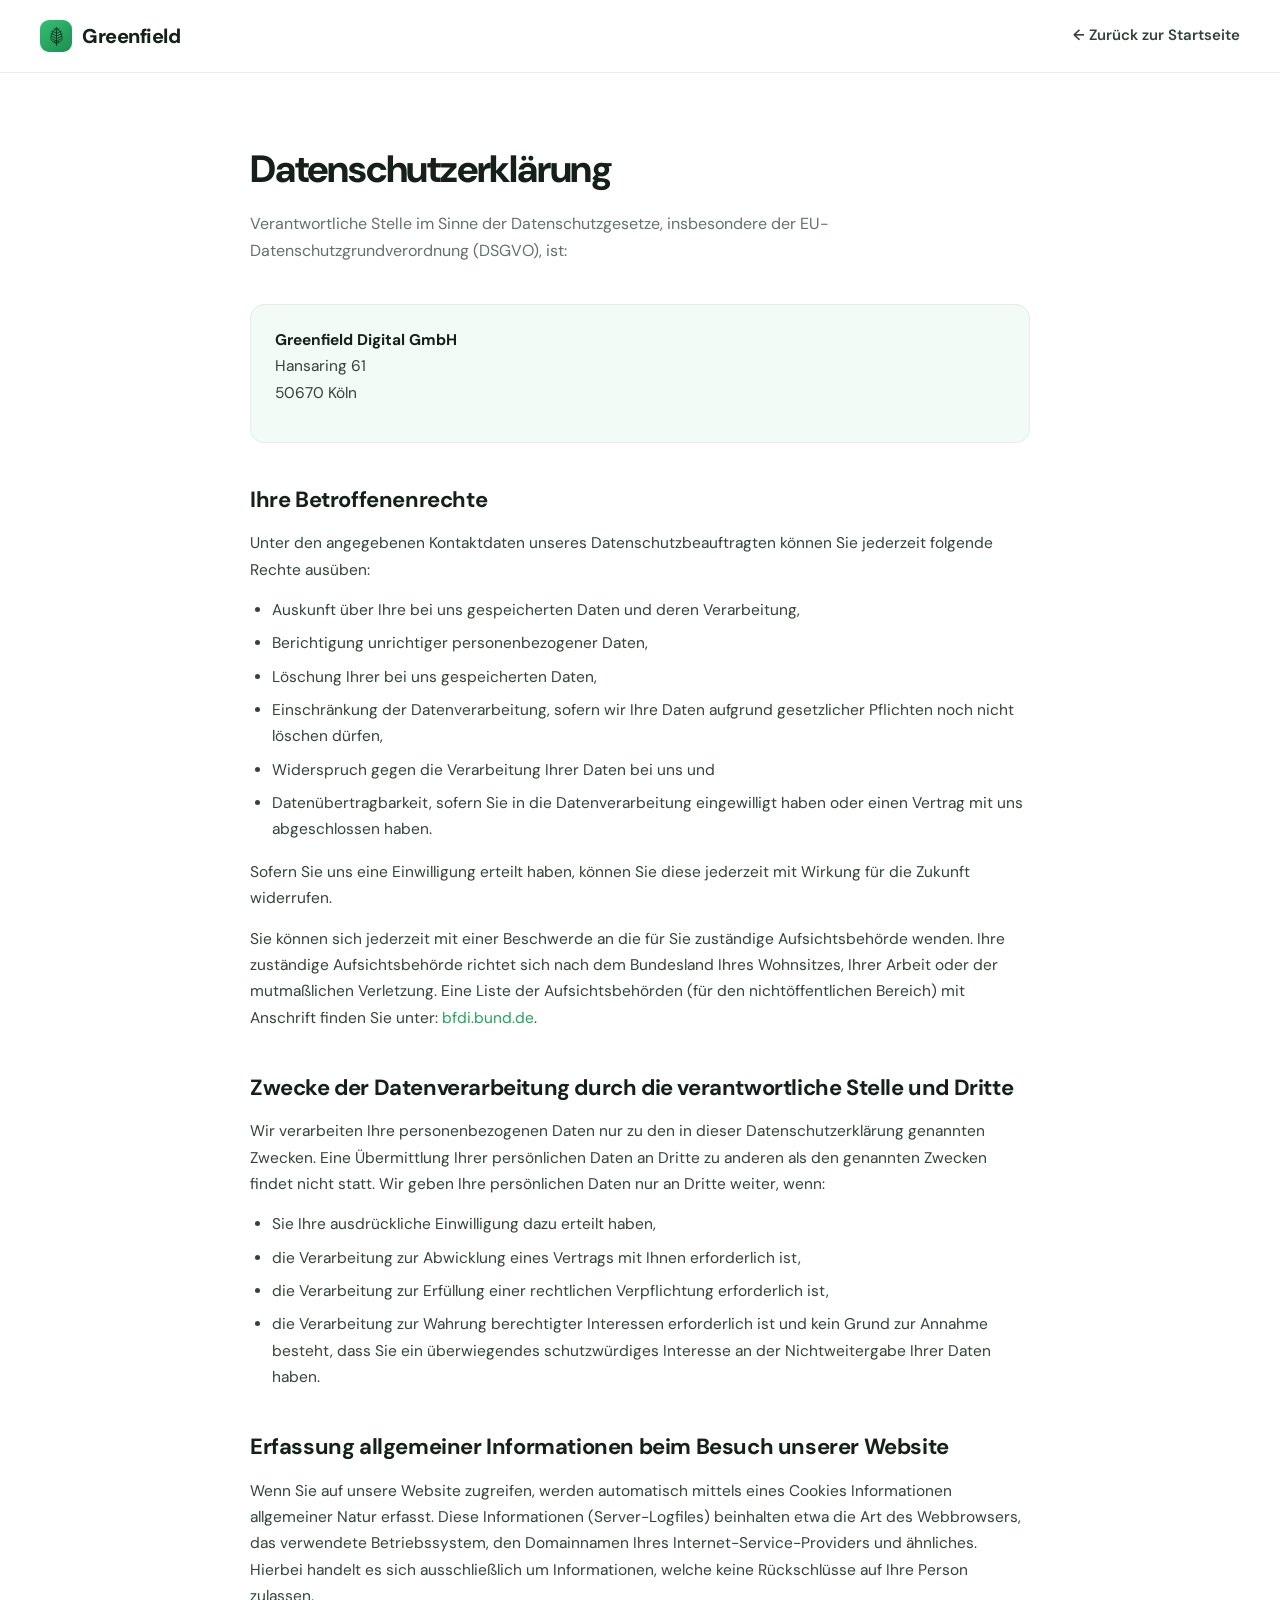
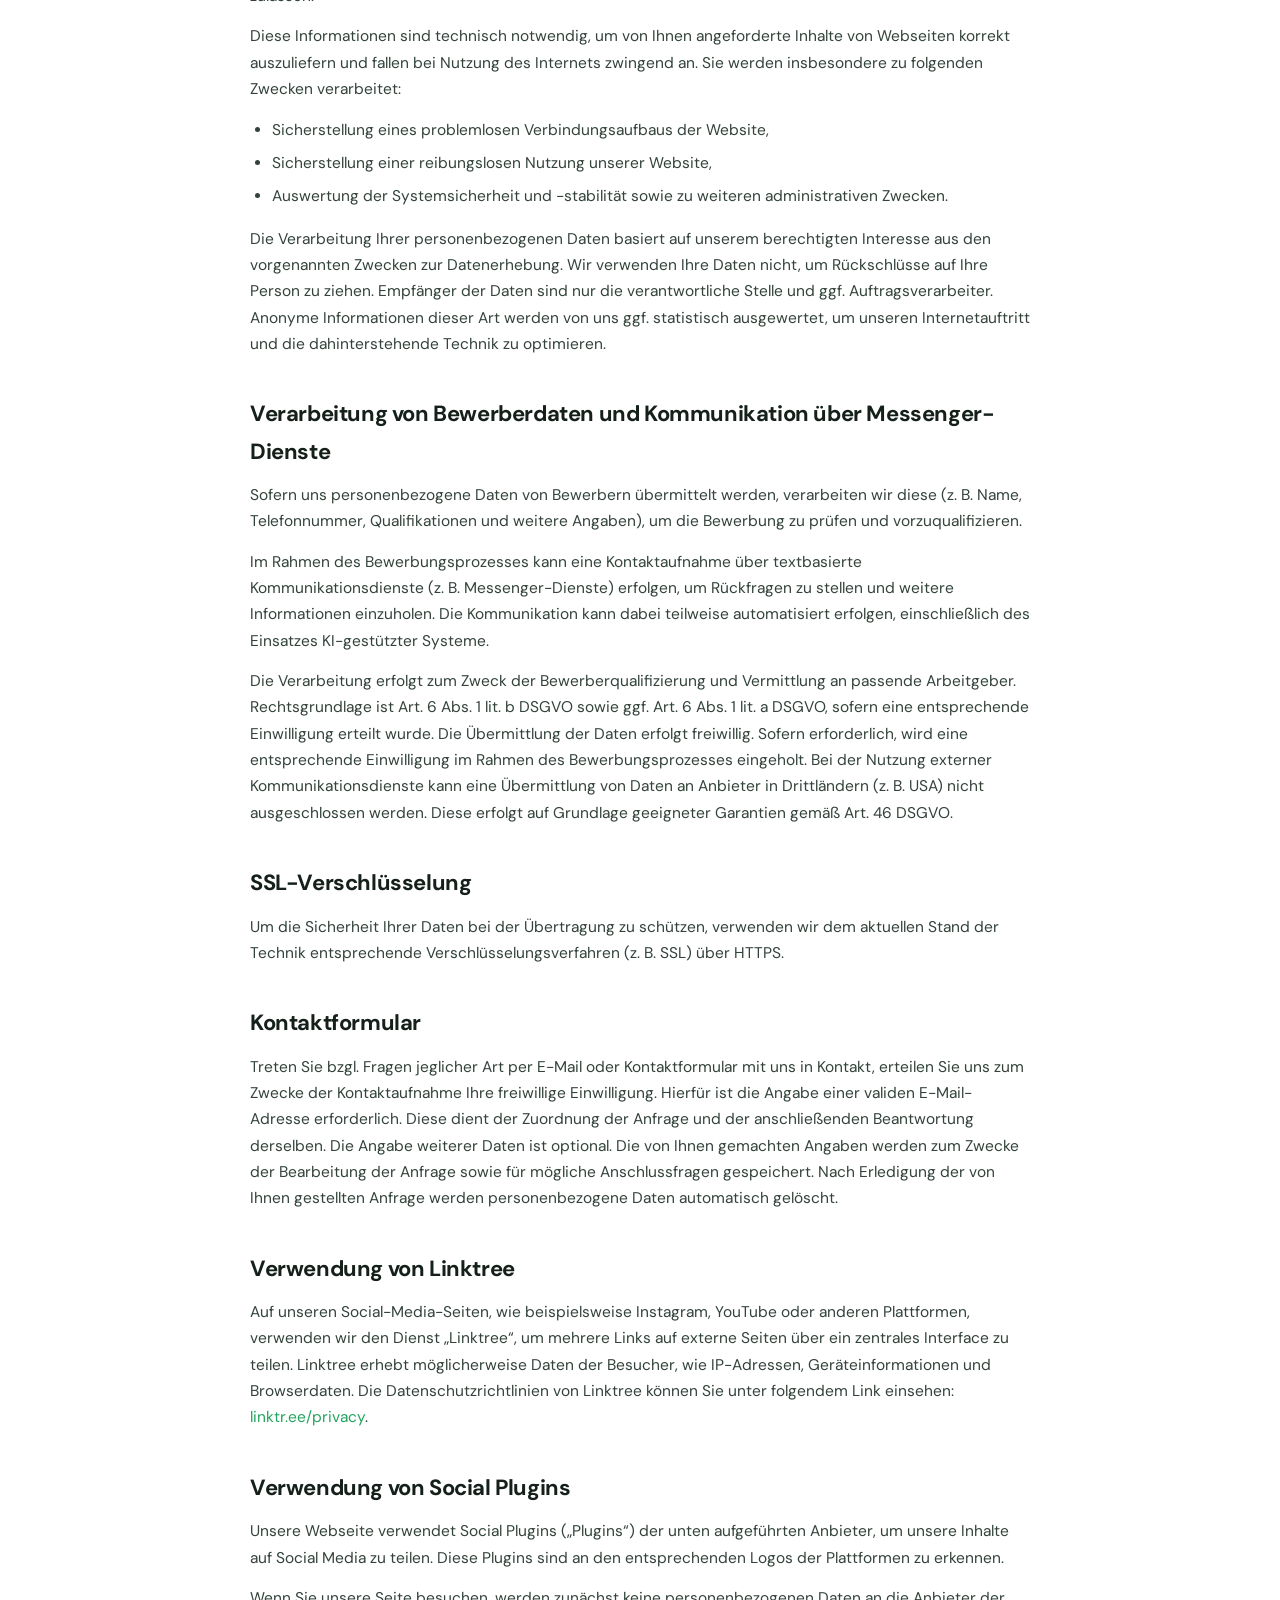
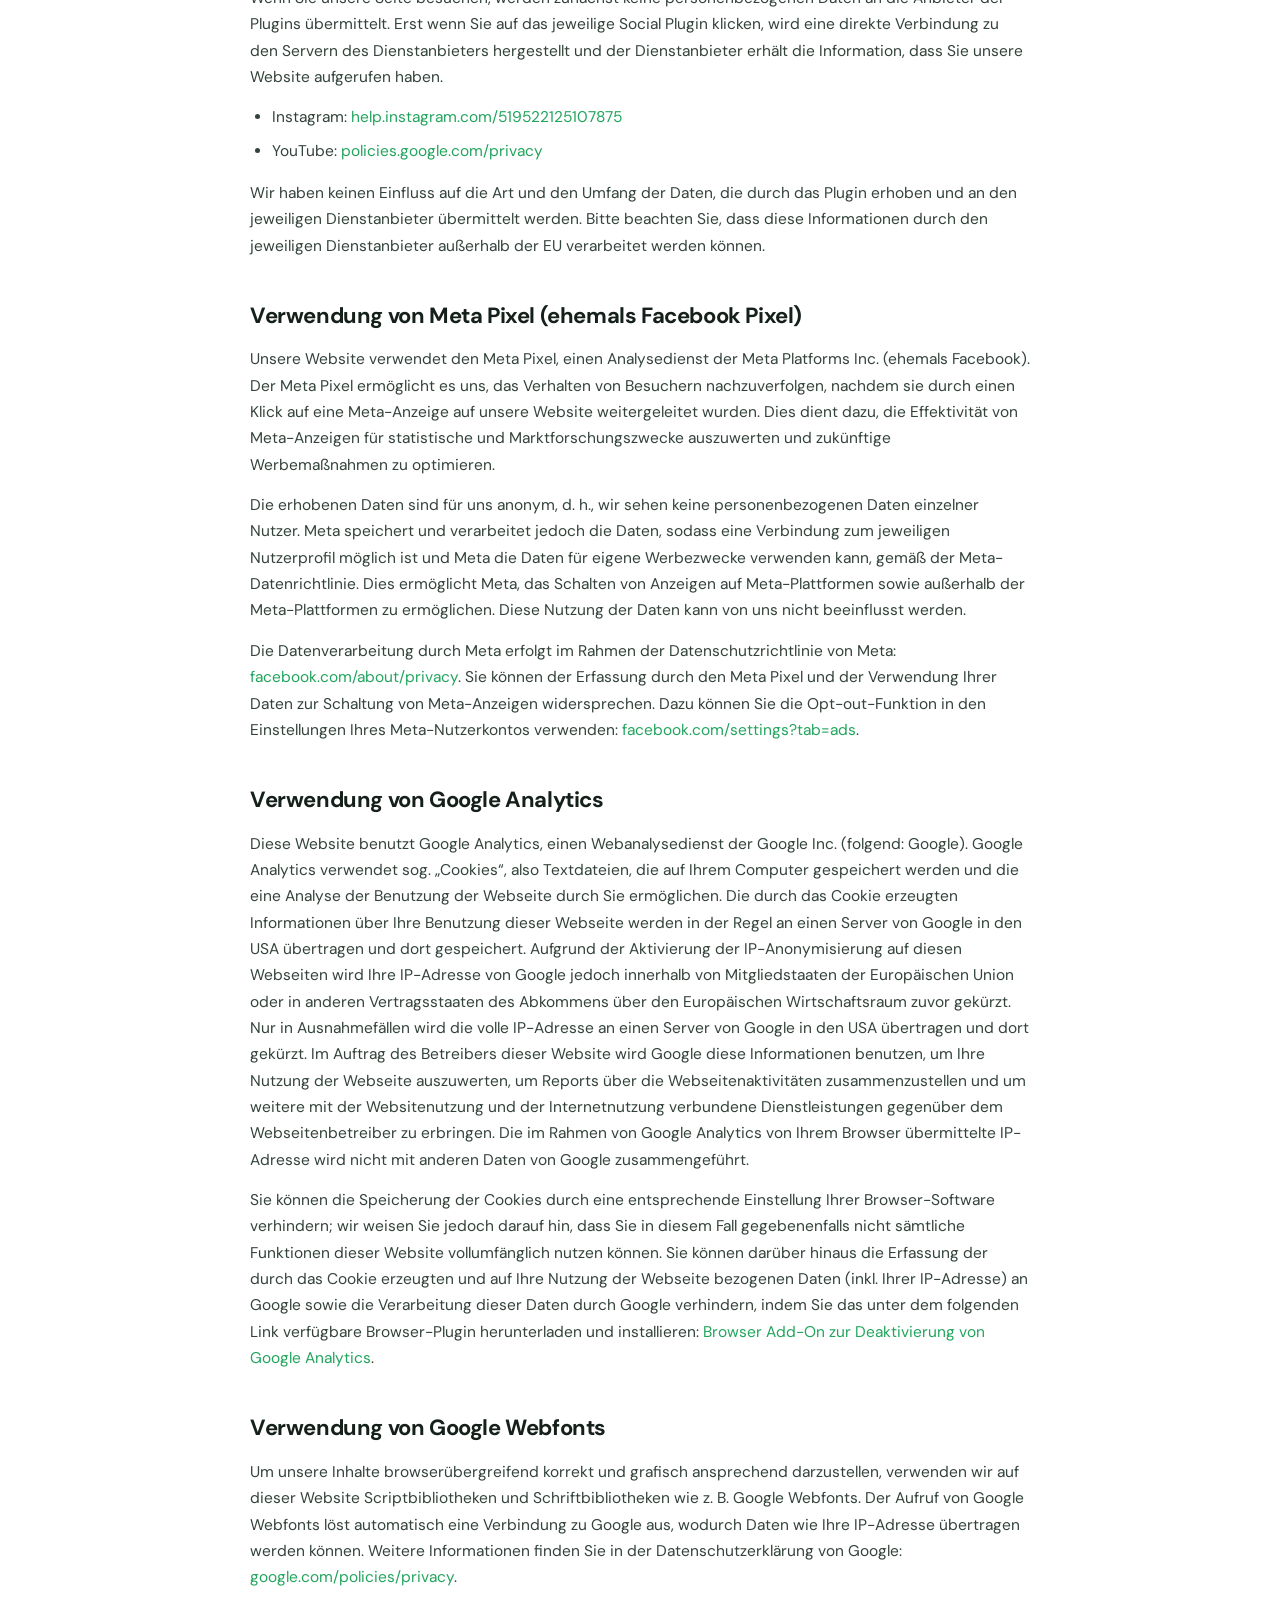
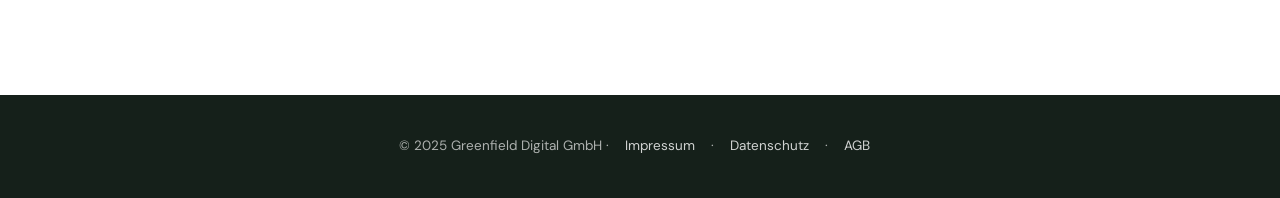
<file: datenschutz.html>
<!DOCTYPE html>
<html lang="de">
<head>
<meta charset="UTF-8">
<meta name="viewport" content="width=device-width, initial-scale=1.0">
<title>Datenschutzerklärung · Greenfield Digital GmbH</title>
<meta name="robots" content="noindex,follow">
<link rel="icon" href="assets/favicon.svg" type="image/svg+xml">
<link rel="icon" href="assets/favicon.png" type="image/png">
<link rel="apple-touch-icon" href="assets/apple-touch-icon.png">
<link rel="preconnect" href="https://fonts.googleapis.com">
<link rel="preconnect" href="https://fonts.gstatic.com" crossorigin>
<link href="https://fonts.googleapis.com/css2?family=DM+Sans:opsz,wght@9..40,400;9..40,500;9..40,600;9..40,700;9..40,800&display=swap" rel="stylesheet">
<link rel="stylesheet" href="assets/legal.css">
</head>
<body>
<header>
  <div class="nav">
    <a href="index.html" class="brand"><span class="mark"><svg viewBox="0 0 56 94" fill="none" stroke="currentColor" stroke-width="3.6" stroke-linecap="round" stroke-linejoin="round"><path d="M28 2 C40 14 55 32 56 54 C56.6 66 45 76 28 81 C11 76 -0.6 66 0 54 C1 32 16 14 28 2 Z"/><path d="M28 7 V94"/><path d="M28 19 L41 9 M28 31 L52 20 M28 44 L55 33 M28 57 L53 47 M28 69 L48 60 M28 78 L40 71"/><path d="M28 19 L15 9 M28 31 L4 20 M28 44 L1 33 M28 57 L3 47 M28 69 L8 60 M28 78 L16 71"/></svg></span><span class="txt-single">Greenfield</span></a>
    <div class="sp"></div>
    <a href="index.html" class="back">← Zurück zur Startseite</a>
  </div>
</header>
<main class="legal">
  <h1>Datenschutzerklärung</h1>
  <p class="lead">Verantwortliche Stelle im Sinne der Datenschutzgesetze, insbesondere der EU-Datenschutzgrundverordnung (DSGVO), ist:</p>

  <div class="box">
    <p><strong>Greenfield Digital GmbH</strong><br>Hansaring 61<br>50670 Köln</p>
  </div>

  <h2>Ihre Betroffenenrechte</h2>
  <p>Unter den angegebenen Kontaktdaten unseres Datenschutzbeauftragten können Sie jederzeit folgende Rechte ausüben:</p>
  <ul>
    <li>Auskunft über Ihre bei uns gespeicherten Daten und deren Verarbeitung,</li>
    <li>Berichtigung unrichtiger personenbezogener Daten,</li>
    <li>Löschung Ihrer bei uns gespeicherten Daten,</li>
    <li>Einschränkung der Datenverarbeitung, sofern wir Ihre Daten aufgrund gesetzlicher Pflichten noch nicht löschen dürfen,</li>
    <li>Widerspruch gegen die Verarbeitung Ihrer Daten bei uns und</li>
    <li>Datenübertragbarkeit, sofern Sie in die Datenverarbeitung eingewilligt haben oder einen Vertrag mit uns abgeschlossen haben.</li>
  </ul>
  <p>Sofern Sie uns eine Einwilligung erteilt haben, können Sie diese jederzeit mit Wirkung für die Zukunft widerrufen.</p>
  <p>Sie können sich jederzeit mit einer Beschwerde an die für Sie zuständige Aufsichtsbehörde wenden. Ihre zuständige Aufsichtsbehörde richtet sich nach dem Bundesland Ihres Wohnsitzes, Ihrer Arbeit oder der mutmaßlichen Verletzung. Eine Liste der Aufsichtsbehörden (für den nichtöffentlichen Bereich) mit Anschrift finden Sie unter: <a href="https://www.bfdi.bund.de/DE/Infothek/Anschriften_Links/anschriften_links-node.html" target="_blank" rel="noopener">bfdi.bund.de</a>.</p>

  <h2>Zwecke der Datenverarbeitung durch die verantwortliche Stelle und Dritte</h2>
  <p>Wir verarbeiten Ihre personenbezogenen Daten nur zu den in dieser Datenschutzerklärung genannten Zwecken. Eine Übermittlung Ihrer persönlichen Daten an Dritte zu anderen als den genannten Zwecken findet nicht statt. Wir geben Ihre persönlichen Daten nur an Dritte weiter, wenn:</p>
  <ul>
    <li>Sie Ihre ausdrückliche Einwilligung dazu erteilt haben,</li>
    <li>die Verarbeitung zur Abwicklung eines Vertrags mit Ihnen erforderlich ist,</li>
    <li>die Verarbeitung zur Erfüllung einer rechtlichen Verpflichtung erforderlich ist,</li>
    <li>die Verarbeitung zur Wahrung berechtigter Interessen erforderlich ist und kein Grund zur Annahme besteht, dass Sie ein überwiegendes schutzwürdiges Interesse an der Nichtweitergabe Ihrer Daten haben.</li>
  </ul>

  <h2>Erfassung allgemeiner Informationen beim Besuch unserer Website</h2>
  <p>Wenn Sie auf unsere Website zugreifen, werden automatisch mittels eines Cookies Informationen allgemeiner Natur erfasst. Diese Informationen (Server-Logfiles) beinhalten etwa die Art des Webbrowsers, das verwendete Betriebssystem, den Domainnamen Ihres Internet-Service-Providers und ähnliches. Hierbei handelt es sich ausschließlich um Informationen, welche keine Rückschlüsse auf Ihre Person zulassen.</p>
  <p>Diese Informationen sind technisch notwendig, um von Ihnen angeforderte Inhalte von Webseiten korrekt auszuliefern und fallen bei Nutzung des Internets zwingend an. Sie werden insbesondere zu folgenden Zwecken verarbeitet:</p>
  <ul>
    <li>Sicherstellung eines problemlosen Verbindungsaufbaus der Website,</li>
    <li>Sicherstellung einer reibungslosen Nutzung unserer Website,</li>
    <li>Auswertung der Systemsicherheit und -stabilität sowie zu weiteren administrativen Zwecken.</li>
  </ul>
  <p>Die Verarbeitung Ihrer personenbezogenen Daten basiert auf unserem berechtigten Interesse aus den vorgenannten Zwecken zur Datenerhebung. Wir verwenden Ihre Daten nicht, um Rückschlüsse auf Ihre Person zu ziehen. Empfänger der Daten sind nur die verantwortliche Stelle und ggf. Auftragsverarbeiter. Anonyme Informationen dieser Art werden von uns ggf. statistisch ausgewertet, um unseren Internetauftritt und die dahinterstehende Technik zu optimieren.</p>

  <h2>Verarbeitung von Bewerberdaten und Kommunikation über Messenger-Dienste</h2>
  <p>Sofern uns personenbezogene Daten von Bewerbern übermittelt werden, verarbeiten wir diese (z. B. Name, Telefonnummer, Qualifikationen und weitere Angaben), um die Bewerbung zu prüfen und vorzuqualifizieren.</p>
  <p>Im Rahmen des Bewerbungsprozesses kann eine Kontaktaufnahme über textbasierte Kommunikationsdienste (z. B. Messenger-Dienste) erfolgen, um Rückfragen zu stellen und weitere Informationen einzuholen. Die Kommunikation kann dabei teilweise automatisiert erfolgen, einschließlich des Einsatzes KI-gestützter Systeme.</p>
  <p>Die Verarbeitung erfolgt zum Zweck der Bewerberqualifizierung und Vermittlung an passende Arbeitgeber. Rechtsgrundlage ist Art. 6 Abs. 1 lit. b DSGVO sowie ggf. Art. 6 Abs. 1 lit. a DSGVO, sofern eine entsprechende Einwilligung erteilt wurde. Die Übermittlung der Daten erfolgt freiwillig. Sofern erforderlich, wird eine entsprechende Einwilligung im Rahmen des Bewerbungsprozesses eingeholt. Bei der Nutzung externer Kommunikationsdienste kann eine Übermittlung von Daten an Anbieter in Drittländern (z. B. USA) nicht ausgeschlossen werden. Diese erfolgt auf Grundlage geeigneter Garantien gemäß Art. 46 DSGVO.</p>

  <h2>SSL-Verschlüsselung</h2>
  <p>Um die Sicherheit Ihrer Daten bei der Übertragung zu schützen, verwenden wir dem aktuellen Stand der Technik entsprechende Verschlüsselungsverfahren (z. B. SSL) über HTTPS.</p>

  <h2>Kontaktformular</h2>
  <p>Treten Sie bzgl. Fragen jeglicher Art per E-Mail oder Kontaktformular mit uns in Kontakt, erteilen Sie uns zum Zwecke der Kontaktaufnahme Ihre freiwillige Einwilligung. Hierfür ist die Angabe einer validen E-Mail-Adresse erforderlich. Diese dient der Zuordnung der Anfrage und der anschließenden Beantwortung derselben. Die Angabe weiterer Daten ist optional. Die von Ihnen gemachten Angaben werden zum Zwecke der Bearbeitung der Anfrage sowie für mögliche Anschlussfragen gespeichert. Nach Erledigung der von Ihnen gestellten Anfrage werden personenbezogene Daten automatisch gelöscht.</p>

  <h2>Verwendung von Linktree</h2>
  <p>Auf unseren Social-Media-Seiten, wie beispielsweise Instagram, YouTube oder anderen Plattformen, verwenden wir den Dienst „Linktree“, um mehrere Links auf externe Seiten über ein zentrales Interface zu teilen. Linktree erhebt möglicherweise Daten der Besucher, wie IP-Adressen, Geräteinformationen und Browserdaten. Die Datenschutzrichtlinien von Linktree können Sie unter folgendem Link einsehen: <a href="https://linktr.ee/privacy" target="_blank" rel="noopener">linktr.ee/privacy</a>.</p>

  <h2>Verwendung von Social Plugins</h2>
  <p>Unsere Webseite verwendet Social Plugins („Plugins“) der unten aufgeführten Anbieter, um unsere Inhalte auf Social Media zu teilen. Diese Plugins sind an den entsprechenden Logos der Plattformen zu erkennen.</p>
  <p>Wenn Sie unsere Seite besuchen, werden zunächst keine personenbezogenen Daten an die Anbieter der Plugins übermittelt. Erst wenn Sie auf das jeweilige Social Plugin klicken, wird eine direkte Verbindung zu den Servern des Dienstanbieters hergestellt und der Dienstanbieter erhält die Information, dass Sie unsere Website aufgerufen haben.</p>
  <ul>
    <li>Instagram: <a href="https://help.instagram.com/519522125107875" target="_blank" rel="noopener">help.instagram.com/519522125107875</a></li>
    <li>YouTube: <a href="https://policies.google.com/privacy" target="_blank" rel="noopener">policies.google.com/privacy</a></li>
  </ul>
  <p>Wir haben keinen Einfluss auf die Art und den Umfang der Daten, die durch das Plugin erhoben und an den jeweiligen Dienstanbieter übermittelt werden. Bitte beachten Sie, dass diese Informationen durch den jeweiligen Dienstanbieter außerhalb der EU verarbeitet werden können.</p>

  <h2>Verwendung von Meta Pixel (ehemals Facebook Pixel)</h2>
  <p>Unsere Website verwendet den Meta Pixel, einen Analysedienst der Meta Platforms Inc. (ehemals Facebook). Der Meta Pixel ermöglicht es uns, das Verhalten von Besuchern nachzuverfolgen, nachdem sie durch einen Klick auf eine Meta-Anzeige auf unsere Website weitergeleitet wurden. Dies dient dazu, die Effektivität von Meta-Anzeigen für statistische und Marktforschungszwecke auszuwerten und zukünftige Werbemaßnahmen zu optimieren.</p>
  <p>Die erhobenen Daten sind für uns anonym, d. h., wir sehen keine personenbezogenen Daten einzelner Nutzer. Meta speichert und verarbeitet jedoch die Daten, sodass eine Verbindung zum jeweiligen Nutzerprofil möglich ist und Meta die Daten für eigene Werbezwecke verwenden kann, gemäß der Meta-Datenrichtlinie. Dies ermöglicht Meta, das Schalten von Anzeigen auf Meta-Plattformen sowie außerhalb der Meta-Plattformen zu ermöglichen. Diese Nutzung der Daten kann von uns nicht beeinflusst werden.</p>
  <p>Die Datenverarbeitung durch Meta erfolgt im Rahmen der Datenschutzrichtlinie von Meta: <a href="https://www.facebook.com/about/privacy/" target="_blank" rel="noopener">facebook.com/about/privacy</a>. Sie können der Erfassung durch den Meta Pixel und der Verwendung Ihrer Daten zur Schaltung von Meta-Anzeigen widersprechen. Dazu können Sie die Opt-out-Funktion in den Einstellungen Ihres Meta-Nutzerkontos verwenden: <a href="https://www.facebook.com/settings?tab=ads" target="_blank" rel="noopener">facebook.com/settings?tab=ads</a>.</p>

  <h2>Verwendung von Google Analytics</h2>
  <p>Diese Website benutzt Google Analytics, einen Webanalysedienst der Google Inc. (folgend: Google). Google Analytics verwendet sog. „Cookies“, also Textdateien, die auf Ihrem Computer gespeichert werden und die eine Analyse der Benutzung der Webseite durch Sie ermöglichen. Die durch das Cookie erzeugten Informationen über Ihre Benutzung dieser Webseite werden in der Regel an einen Server von Google in den USA übertragen und dort gespeichert. Aufgrund der Aktivierung der IP-Anonymisierung auf diesen Webseiten wird Ihre IP-Adresse von Google jedoch innerhalb von Mitgliedstaaten der Europäischen Union oder in anderen Vertragsstaaten des Abkommens über den Europäischen Wirtschaftsraum zuvor gekürzt. Nur in Ausnahmefällen wird die volle IP-Adresse an einen Server von Google in den USA übertragen und dort gekürzt. Im Auftrag des Betreibers dieser Website wird Google diese Informationen benutzen, um Ihre Nutzung der Webseite auszuwerten, um Reports über die Webseitenaktivitäten zusammenzustellen und um weitere mit der Websitenutzung und der Internetnutzung verbundene Dienstleistungen gegenüber dem Webseitenbetreiber zu erbringen. Die im Rahmen von Google Analytics von Ihrem Browser übermittelte IP-Adresse wird nicht mit anderen Daten von Google zusammengeführt.</p>
  <p>Sie können die Speicherung der Cookies durch eine entsprechende Einstellung Ihrer Browser-Software verhindern; wir weisen Sie jedoch darauf hin, dass Sie in diesem Fall gegebenenfalls nicht sämtliche Funktionen dieser Website vollumfänglich nutzen können. Sie können darüber hinaus die Erfassung der durch das Cookie erzeugten und auf Ihre Nutzung der Webseite bezogenen Daten (inkl. Ihrer IP-Adresse) an Google sowie die Verarbeitung dieser Daten durch Google verhindern, indem Sie das unter dem folgenden Link verfügbare Browser-Plugin herunterladen und installieren: <a href="https://tools.google.com/dlpage/gaoptout?hl=de" target="_blank" rel="noopener">Browser Add-On zur Deaktivierung von Google Analytics</a>.</p>

  <h2>Verwendung von Google Webfonts</h2>
  <p>Um unsere Inhalte browserübergreifend korrekt und grafisch ansprechend darzustellen, verwenden wir auf dieser Website Scriptbibliotheken und Schriftbibliotheken wie z. B. Google Webfonts. Der Aufruf von Google Webfonts löst automatisch eine Verbindung zu Google aus, wodurch Daten wie Ihre IP-Adresse übertragen werden können. Weitere Informationen finden Sie in der Datenschutzerklärung von Google: <a href="https://www.google.com/policies/privacy/" target="_blank" rel="noopener">google.com/policies/privacy</a>.</p>
</main>
<footer>
  <div>© 2025 Greenfield Digital GmbH · <a href="impressum.html">Impressum</a> · <a href="datenschutz.html">Datenschutz</a> · <a href="agb.html">AGB</a></div>
</footer>
</body>
</html>
</file>
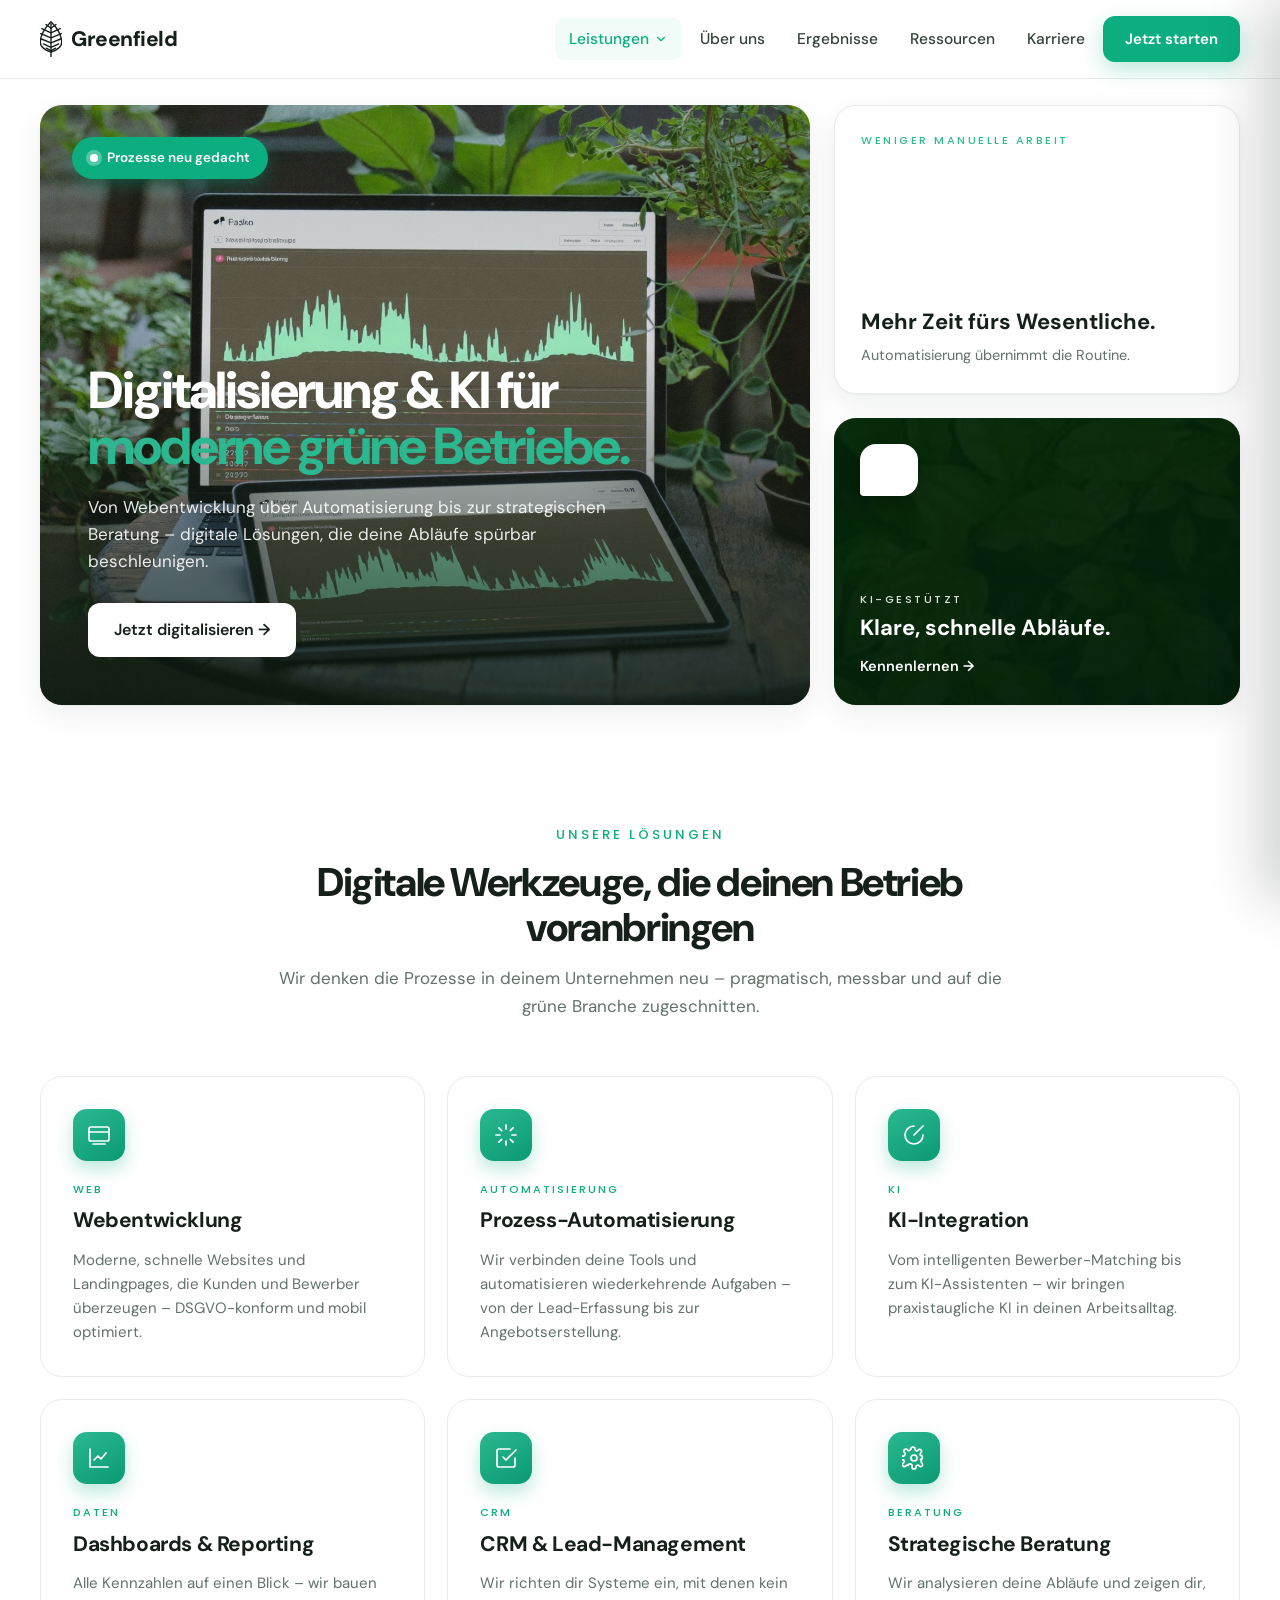
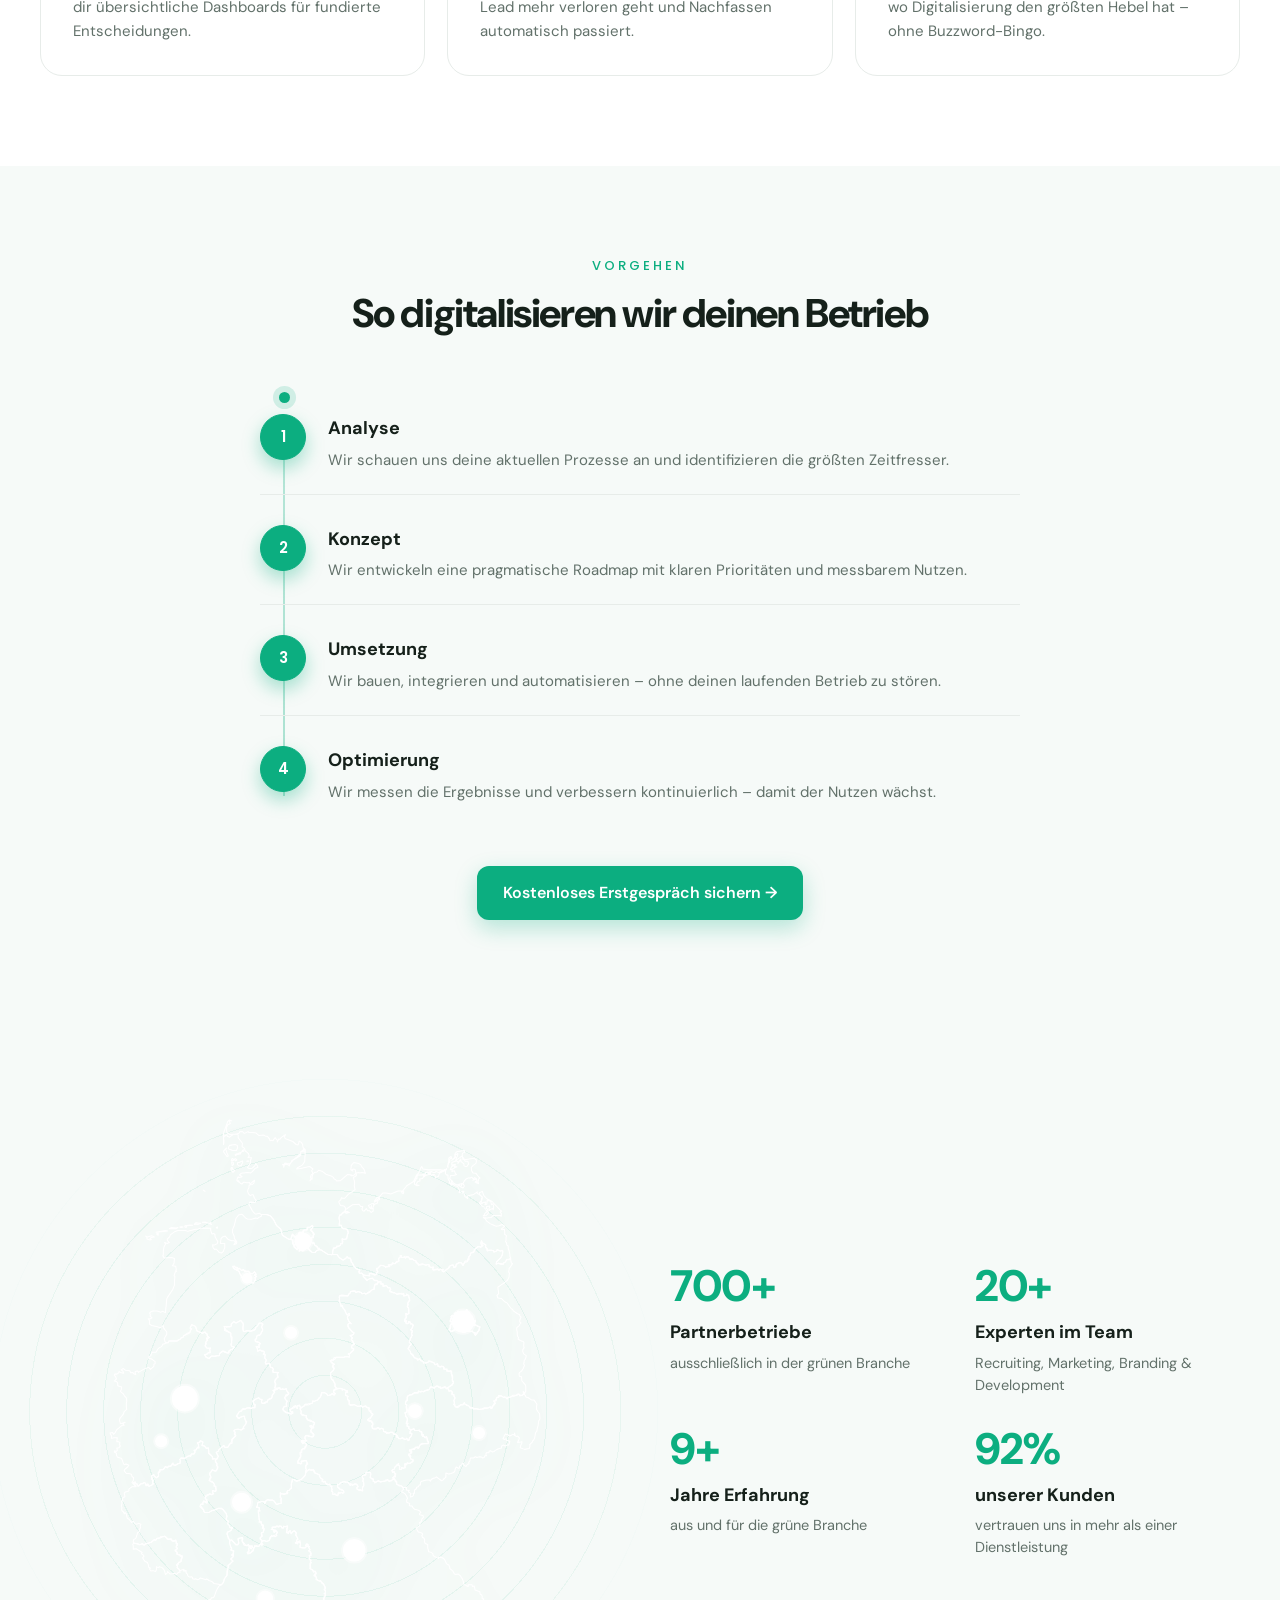
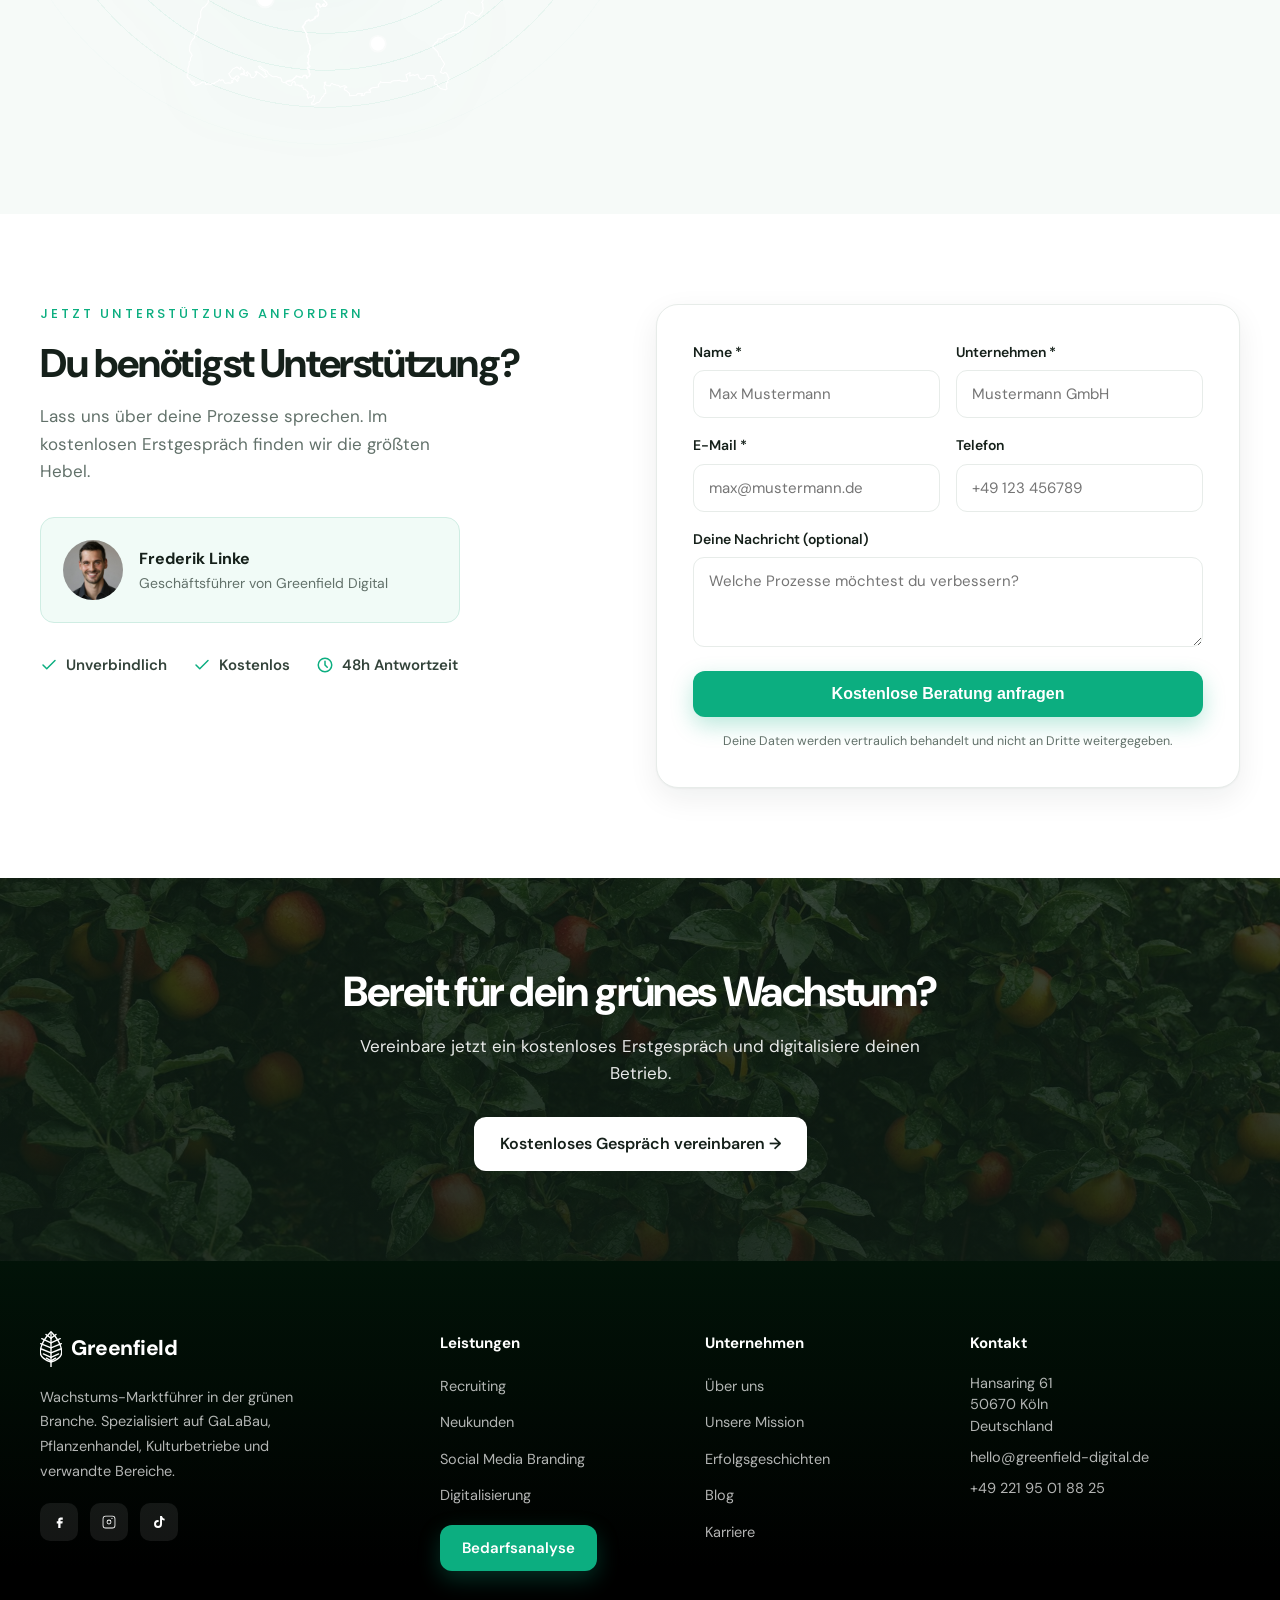
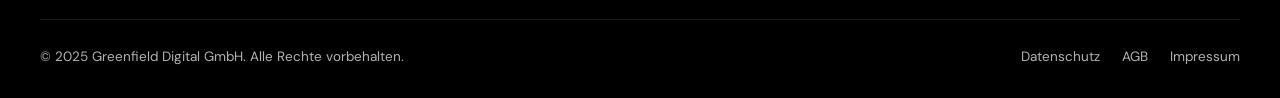
<file: digitalisierung.html>
<!DOCTYPE html>
<html lang="de">
<head>
<meta charset="UTF-8">
<meta name="viewport" content="width=device-width, initial-scale=1.0">
<title>Digitalisierung & KI für die grüne Branche · Greenfield Digital</title>
<meta name="description" content="Webentwicklung, Automatisierung und KI-Lösungen für GaLaBau und die grüne Branche. Mehr Geschwindigkeit, weniger manuelle Arbeit, klare Abläufe.">
<link rel="canonical" href="https://greenfield-digital.de/digitalisierung.html">
<link rel="icon" href="assets/favicon.svg" type="image/svg+xml">
<link rel="icon" href="assets/favicon.png" type="image/png">
<link rel="apple-touch-icon" href="assets/apple-touch-icon.png">
<link rel="preconnect" href="https://fonts.googleapis.com">
<link rel="preconnect" href="https://fonts.gstatic.com" crossorigin>
<link href="https://fonts.googleapis.com/css2?family=DM+Sans:opsz,wght@9..40,400;9..40,500;9..40,600;9..40,700;9..40,800&family=Poppins:wght@500;600&display=swap" rel="stylesheet">
<link rel="stylesheet" href="assets/site.css">
</head>
<body>

<!-- HEADER -->
<header>
  <div class="wrap nav">
    <a href="index.html" class="brand">
      <span class="mark"><svg viewBox="0 0 56 94" fill="none" stroke="currentColor" stroke-width="3.6" stroke-linecap="round" stroke-linejoin="round"><path d="M28 2 C40 14 55 32 56 54 C56.6 66 45 76 28 81 C11 76 -0.6 66 0 54 C1 32 16 14 28 2 Z"/><path d="M28 7 V94"/><path d="M28 19 L41 9 M28 31 L52 20 M28 44 L55 33 M28 57 L53 47 M28 69 L48 60 M28 78 L40 71"/><path d="M28 19 L15 9 M28 31 L4 20 M28 44 L1 33 M28 57 L3 47 M28 69 L8 60 M28 78 L16 71"/></svg></span>
      <span class="txt-single">Greenfield</span>
    </a>
    <div class="sp"></div>
    <nav class="nav-links">
      <div class="has-drop">
        <a class="nav-link active" href="recruiting.html">Leistungen
          <svg viewBox="0 0 24 24" fill="none" stroke="currentColor" stroke-width="2"><path d="m6 9 6 6 6-6" stroke-linecap="round" stroke-linejoin="round"/></svg></a>
        <div class="drop">
          <a href="recruiting.html"><span class="di"><svg viewBox="0 0 24 24" fill="none" stroke-width="1.7"><path d="M16 21v-2a4 4 0 0 0-4-4H6a4 4 0 0 0-4 4v2M9 11a4 4 0 1 0 0-8 4 4 0 0 0 0 8ZM19 16l2 2 4-4" stroke-linecap="round" stroke-linejoin="round"/></svg></span><span><b>Recruiting</b><span>Nachhaltige Personalgewinnung</span></span></a>
          <a href="neukundengewinnung.html"><span class="di"><svg viewBox="0 0 24 24" fill="none" stroke-width="1.7"><path d="M3 21v-2a4 4 0 0 1 4-4h4a4 4 0 0 1 4 4v2M9 11a4 4 0 1 0 0-8 4 4 0 0 0 0 8ZM19 8v6M16 11h6" stroke-linecap="round" stroke-linejoin="round"/></svg></span><span><b>Neukundengewinnung</b><span>Planbar neue Aufträge</span></span></a>
          <a href="social-media.html"><span class="di"><svg viewBox="0 0 24 24" fill="none" stroke-width="1.7"><path d="M7 11l5-7 5 7M5 11h14l-1.5 9h-11L5 11Z" stroke-linecap="round" stroke-linejoin="round"/></svg></span><span><b>Social Media &amp; Branding</b><span>Platzhirsch in der Region</span></span></a>
          <a href="digitalisierung.html"><span class="di"><svg viewBox="0 0 24 24" fill="none" stroke-width="1.7"><rect x="3" y="4" width="18" height="14" rx="2"/><path d="M8 21h8M12 18v3M8 10l2 2 4-4" stroke-linecap="round" stroke-linejoin="round"/></svg></span><span><b>Digitalisierung &amp; KI</b><span>Prozesse neu gedacht</span></span></a>
        </div>
      </div>
      <a class="nav-link" href="ueber-uns.html">Über uns</a>
      <a class="nav-link" href="ergebnisse.html">Ergebnisse</a>
      <a class="nav-link" href="blog.html">Ressourcen</a>
      <a class="nav-link" href="karriere.html">Karriere</a>
      <a class="btn btn-green btn-sm" href="#kontakt">Jetzt starten</a>
    </nav>
    <button class="burger" id="burger" aria-label="Menü öffnen"><span></span><span></span><span></span></button>
  </div>
</header>

<!-- MOBILE MENU -->
<div class="m-overlay" id="mOverlay"></div>
<nav class="m-menu" id="mMenu">
  <span class="m-cap">Leistungen</span>
  <a class="sub" href="recruiting.html">Recruiting</a>
  <a class="sub" href="neukundengewinnung.html">Neukundengewinnung</a>
  <a class="sub" href="social-media.html">Social Media &amp; Branding</a>
  <a class="sub" href="digitalisierung.html">Digitalisierung &amp; KI</a>
  <span class="m-cap">Mehr</span>
  <a href="ueber-uns.html">Über uns</a>
  <a href="ergebnisse.html">Ergebnisse</a>
  <a href="blog.html">Ressourcen</a>
  <a href="karriere.html">Karriere</a>
  <a class="btn btn-green" href="#kontakt">Jetzt starten</a>
</nav>

<!-- HERO -->
<section class="hero">
  <div class="wrap">
    <div class="hero-grid">
      <div class="hero-main">
        <img class="bg" src="assets/hero-digitalisierung.jpg" alt="Digitalisierung für die grüne Branche">
        <span class="hero-badge"><span class="dot"></span>Prozesse neu gedacht</span>
        <h1>Digitalisierung &amp; KI für <span class="u">moderne grüne Betriebe.</span></h1>
        <p>Von Webentwicklung über Automatisierung bis zur strategischen Beratung – digitale Lösungen, die deine Abläufe spürbar beschleunigen.</p>
        <div><a href="#kontakt" class="btn btn-white">Jetzt digitalisieren →</a></div>
      </div>
      <div class="hero-side">
        <div class="hero-card light">
          <span class="lbl green">Weniger manuelle Arbeit</span>
          <div><h3 style="color:var(--ink)">Mehr Zeit fürs Wesentliche.</h3><p style="color:var(--muted);font-size:14.5px;margin-top:8px">Automatisierung übernimmt die Routine.</p></div>
        </div>
        <div class="hero-card green">
          <span class="qicon"><svg viewBox="0 0 24 24" width="22" height="22" fill="none"><rect x="3" y="4" width="18" height="14" rx="2" stroke="#fff" stroke-width="1.6"/><path d="M8 21h8M12 18v3M8 10l2 2 4-4" stroke="#fff" stroke-width="1.6" stroke-linecap="round" stroke-linejoin="round"/></svg></span>
          <span class="lbl">KI-gestützt</span>
          <div><h3>Klare, schnelle Abläufe.</h3><a class="lnk" href="#kontakt">Kennenlernen →</a></div>
        </div>
      </div>
    </div>
  </div>
</section>

<!-- LEISTUNGEN -->
<section style="padding:90px 0">
  <div class="wrap">
    <div class="sec-head rv"><span class="caps">Unsere Lösungen</span><h2>Digitale Werkzeuge, die deinen Betrieb voranbringen</h2><p>Wir denken die Prozesse in deinem Unternehmen neu – pragmatisch, messbar und auf die grüne Branche zugeschnitten.</p></div>
    <div class="icards c3">
      <div class="icard rv"><div class="ic"><svg viewBox="0 0 24 24" fill="none" stroke-width="1.7"><rect x="2" y="4" width="20" height="14" rx="2"/><path d="M2 9h20M6 21h12" stroke-linecap="round"/></svg></div><div class="tag">Web</div><h3>Webentwicklung</h3><p>Moderne, schnelle Websites und Landingpages, die Kunden und Bewerber überzeugen – DSGVO-konform und mobil optimiert.</p></div>
      <div class="icard rv"><div class="ic"><svg viewBox="0 0 24 24" fill="none" stroke-width="1.7"><path d="M12 2v4M12 18v4M4.9 4.9l2.8 2.8M16.3 16.3l2.8 2.8M2 12h4M18 12h4M4.9 19.1l2.8-2.8M16.3 7.7l2.8-2.8" stroke-linecap="round"/></svg></div><div class="tag">Automatisierung</div><h3>Prozess-Automatisierung</h3><p>Wir verbinden deine Tools und automatisieren wiederkehrende Aufgaben – von der Lead-Erfassung bis zur Angebotserstellung.</p></div>
      <div class="icard rv"><div class="ic"><svg viewBox="0 0 24 24" fill="none" stroke-width="1.7"><path d="M12 3a9 9 0 1 0 9 9M21 3l-9 9" stroke-linecap="round" stroke-linejoin="round"/></svg></div><div class="tag">KI</div><h3>KI-Integration</h3><p>Vom intelligenten Bewerber-Matching bis zum KI-Assistenten – wir bringen praxistaugliche KI in deinen Arbeitsalltag.</p></div>
      <div class="icard rv"><div class="ic"><svg viewBox="0 0 24 24" fill="none" stroke-width="1.7"><path d="M3 3v18h18M7 14l4-4 3 3 5-6" stroke-linecap="round" stroke-linejoin="round"/></svg></div><div class="tag">Daten</div><h3>Dashboards &amp; Reporting</h3><p>Alle Kennzahlen auf einen Blick – wir bauen dir übersichtliche Dashboards für fundierte Entscheidungen.</p></div>
      <div class="icard rv"><div class="ic"><svg viewBox="0 0 24 24" fill="none" stroke-width="1.7"><path d="M9 11l3 3L22 4M21 12v7a2 2 0 0 1-2 2H5a2 2 0 0 1-2-2V5a2 2 0 0 1 2-2h11" stroke-linecap="round" stroke-linejoin="round"/></svg></div><div class="tag">CRM</div><h3>CRM &amp; Lead-Management</h3><p>Wir richten dir Systeme ein, mit denen kein Lead mehr verloren geht und Nachfassen automatisch passiert.</p></div>
      <div class="icard rv"><div class="ic"><svg viewBox="0 0 24 24" fill="none" stroke-width="1.7"><circle cx="12" cy="12" r="3"/><path d="M19.4 15a1.7 1.7 0 0 0 .3 1.9l.1.1a2 2 0 1 1-2.8 2.8l-.1-.1a1.7 1.7 0 0 0-2.9 1.2V21a2 2 0 1 1-4 0v-.1A1.7 1.7 0 0 0 6 19.4a1.7 1.7 0 0 0-1.9.3l-.1.1a2 2 0 1 1-2.8-2.8l.1-.1A1.7 1.7 0 0 0 1.6 14H1a2 2 0 1 1 0-4h.1A1.7 1.7 0 0 0 3 8.6a1.7 1.7 0 0 0-.3-1.9l-.1-.1a2 2 0 1 1 2.8-2.8l.1.1A1.7 1.7 0 0 0 8.6 3H9a2 2 0 1 1 4 0v.1a1.7 1.7 0 0 0 2.9 1.2l.1-.1a2 2 0 1 1 2.8 2.8l-.1.1a1.7 1.7 0 0 0-.3 1.9v.4a2 2 0 1 1 0 4Z" stroke-linecap="round" stroke-linejoin="round"/></svg></div><div class="tag">Beratung</div><h3>Strategische Beratung</h3><p>Wir analysieren deine Abläufe und zeigen dir, wo Digitalisierung den größten Hebel hat – ohne Buzzword-Bingo.</p></div>
    </div>
  </div>
</section>

<!-- PROZESS -->
<section style="padding:90px 0;background:var(--soft)">
  <div class="wrap">
    <div class="sec-head rv"><span class="caps">Vorgehen</span><h2>So digitalisieren wir deinen Betrieb</h2></div>
    <div class="steps">
      <div class="step-row rv"><div class="no">1</div><div><h4>Analyse</h4><p>Wir schauen uns deine aktuellen Prozesse an und identifizieren die größten Zeitfresser.</p></div></div>
      <div class="step-row rv"><div class="no">2</div><div><h4>Konzept</h4><p>Wir entwickeln eine pragmatische Roadmap mit klaren Prioritäten und messbarem Nutzen.</p></div></div>
      <div class="step-row rv"><div class="no">3</div><div><h4>Umsetzung</h4><p>Wir bauen, integrieren und automatisieren – ohne deinen laufenden Betrieb zu stören.</p></div></div>
      <div class="step-row rv"><div class="no">4</div><div><h4>Optimierung</h4><p>Wir messen die Ergebnisse und verbessern kontinuierlich – damit der Nutzen wächst.</p></div></div>
    </div>
    <div class="center" style="margin-top:40px"><a href="#kontakt" class="btn btn-green">Kostenloses Erstgespräch sichern →</a></div>
  </div>
</section>

<!-- MAP -->
<section class="mapsec">
  <div class="wrap">
    <div class="map-grid">
      <div class="map-vis rv" data-demap aria-label="Deutschlandkarte mit Standorten"></div>
      <div>
        <div class="map-stats">
          <div class="map-stat rv"><div class="num" data-countup data-num="700+">700+</div><div class="t">Partnerbetriebe</div><div class="s">ausschließlich in der grünen Branche</div></div>
          <div class="map-stat rv"><div class="num" data-countup data-num="20+">20+</div><div class="t">Experten im Team</div><div class="s">Recruiting, Marketing, Branding &amp; Development</div></div>
          <div class="map-stat rv"><div class="num" data-countup data-num="9+">9+</div><div class="t">Jahre Erfahrung</div><div class="s">aus und für die grüne Branche</div></div>
          <div class="map-stat rv"><div class="num" data-countup data-num="92%">92%</div><div class="t">unserer Kunden</div><div class="s">vertrauen uns in mehr als einer Dienstleistung</div></div>
        </div>
      </div>
    </div>
  </div>
</section>

<!-- KONTAKT -->
<section class="contact" id="kontakt">
  <div class="wrap">
    <div class="contact-grid">
      <div class="contact-left rv">
        <span class="caps">Jetzt Unterstützung anfordern</span>
        <h2>Du benötigst Unterstützung?</h2>
        <p>Lass uns über deine Prozesse sprechen. Im kostenlosen Erstgespräch finden wir die größten Hebel.</p>
        <div class="founder"><img src="assets/founder.jpg" alt="Frederik Linke"><div><b>Frederik Linke</b><span>Geschäftsführer von Greenfield Digital</span></div></div>
        <div class="trust-row">
          <div><svg viewBox="0 0 24 24" fill="none" stroke-width="2"><path d="M20 6 9 17l-5-5" stroke-linecap="round" stroke-linejoin="round"/></svg>Unverbindlich</div>
          <div><svg viewBox="0 0 24 24" fill="none" stroke-width="2"><path d="M20 6 9 17l-5-5" stroke-linecap="round" stroke-linejoin="round"/></svg>Kostenlos</div>
          <div><svg viewBox="0 0 24 24" fill="none" stroke-width="2"><circle cx="12" cy="12" r="9"/><path d="M12 7v5l3 3" stroke-linecap="round" stroke-linejoin="round"/></svg>48h Antwortzeit</div>
        </div>
      </div>
      <div class="form-card rv">
        <form id="leadForm">
          <div class="form-row">
            <div class="field"><label>Name *</label><input name="name" required placeholder="Max Mustermann"></div>
            <div class="field"><label>Unternehmen *</label><input name="unternehmen" required placeholder="Mustermann GmbH"></div>
          </div>
          <div class="form-row">
            <div class="field"><label>E-Mail *</label><input name="email" type="email" required placeholder="max@mustermann.de"></div>
            <div class="field"><label>Telefon</label><input name="telefon" placeholder="+49 123 456789"></div>
          </div>
          <div class="field"><label>Deine Nachricht (optional)</label><textarea name="nachricht" placeholder="Welche Prozesse möchtest du verbessern?"></textarea></div>
          <input type="hidden" name="interesse" value="Digitalisierung & KI">
          <button type="submit" class="btn btn-green" style="width:100%;justify-content:center">Kostenlose Beratung anfragen</button>
          <p class="form-disc">Deine Daten werden vertraulich behandelt und nicht an Dritte weitergegeben.</p>
        </form>
        <div class="form-ok" id="formOk"><svg viewBox="0 0 24 24" fill="none" stroke-width="2"><circle cx="12" cy="12" r="10"/><path d="M8 12l3 3 5-6" stroke-linecap="round" stroke-linejoin="round"/></svg><h3>Vielen Dank!</h3><p style="color:var(--muted);margin-top:8px">Wir melden uns innerhalb von 48 Stunden bei dir.</p></div>
      </div>
    </div>
  </div>
</section>

<!-- CTA BAND -->
<section class="cta">
  <div class="cta-inner">
    <img src="assets/cta-bg.jpg" alt="">
    <h2>Bereit für dein grünes Wachstum?</h2>
    <p>Vereinbare jetzt ein kostenloses Erstgespräch und digitalisiere deinen Betrieb.</p>
    <a href="#kontakt" class="btn btn-white">Kostenloses Gespräch vereinbaren →</a>
  </div>
</section>

<!-- FOOTER -->
<footer>
  <div class="wrap">
    <div class="foot-grid">
      <div class="foot-brand">
        <div class="brand"><span class="mark"><svg viewBox="0 0 56 94" fill="none" stroke="currentColor" stroke-width="3.6" stroke-linecap="round" stroke-linejoin="round"><path d="M28 2 C40 14 55 32 56 54 C56.6 66 45 76 28 81 C11 76 -0.6 66 0 54 C1 32 16 14 28 2 Z"/><path d="M28 7 V94"/><path d="M28 19 L41 9 M28 31 L52 20 M28 44 L55 33 M28 57 L53 47 M28 69 L48 60 M28 78 L40 71"/><path d="M28 19 L15 9 M28 31 L4 20 M28 44 L1 33 M28 57 L3 47 M28 69 L8 60 M28 78 L16 71"/></svg></span><span class="txt-single">Greenfield</span></div>
        <p>Wachstums-Marktführer in der grünen Branche. Spezialisiert auf GaLaBau, Pflanzenhandel, Kulturbetriebe und verwandte Bereiche.</p>
        <div class="foot-soc">
          <a href="#" aria-label="Facebook"><svg viewBox="0 0 24 24"><path d="M14 9h3V6h-3c-1.7 0-3 1.3-3 3v2H9v3h2v6h3v-6h2.5l.5-3H14V9.5c0-.3.2-.5.5-.5Z"/></svg></a>
          <a href="#" aria-label="Instagram"><svg viewBox="0 0 24 24"><path d="M12 8.8A3.2 3.2 0 1 0 12 15.2 3.2 3.2 0 0 0 12 8.8Zm0 5.3a2.1 2.1 0 1 1 0-4.2 2.1 2.1 0 0 1 0 4.2ZM16.5 3.5h-9A4 4 0 0 0 3.5 7.5v9a4 4 0 0 0 4 4h9a4 4 0 0 0 4-4v-9a4 4 0 0 0-4-4Zm2.9 13a2.9 2.9 0 0 1-2.9 2.9h-9a2.9 2.9 0 0 1-2.9-2.9v-9A2.9 2.9 0 0 1 7.5 4.6h9a2.9 2.9 0 0 1 2.9 2.9v9Zm-2.7-9.3a.75.75 0 1 1-1.5 0 .75.75 0 0 1 1.5 0Z"/></svg></a>
          <a href="#" aria-label="TikTok"><svg viewBox="0 0 24 24"><path d="M16 4c.3 2 1.6 3.4 3.5 3.6v2.5c-1.3 0-2.5-.4-3.5-1.1v5.7a5.3 5.3 0 1 1-5.3-5.3c.3 0 .5 0 .8.1v2.6a2.7 2.7 0 1 0 1.9 2.6V4H16Z"/></svg></a>
        </div>
      </div>
      <div><h4>Leistungen</h4><ul><li><a href="recruiting.html">Recruiting</a></li><li><a href="neukundengewinnung.html">Neukunden</a></li><li><a href="social-media.html">Social Media Branding</a></li><li><a href="digitalisierung.html">Digitalisierung</a></li></ul><a class="btn btn-green btn-sm" href="#kontakt" style="margin-top:6px">Bedarfsanalyse</a></div>
      <div><h4>Unternehmen</h4><ul><li><a href="ueber-uns.html">Über uns</a></li><li><a href="ueber-uns.html">Unsere Mission</a></li><li><a href="ergebnisse.html">Erfolgsgeschichten</a></li><li><a href="blog.html">Blog</a></li><li><a href="karriere.html">Karriere</a></li></ul></div>
      <div class="foot-contact"><h4>Kontakt</h4><div>Hansaring 61<br>50670 Köln<br>Deutschland</div><div><a href="mailto:hello@greenfield-digital.de">hello@greenfield-digital.de</a></div><div><a href="tel:+4922195018825">+49 221 95 01 88 25</a></div></div>
    </div>
    <div class="foot-bottom">
      <div>© 2025 Greenfield Digital GmbH. Alle Rechte vorbehalten.</div>
      <div><a href="datenschutz.html">Datenschutz</a><a href="agb.html">AGB</a><a href="impressum.html">Impressum</a></div>
    </div>
  </div>
</footer>

<script>
(function(){var b=document.getElementById('burger'),o=document.getElementById('mOverlay'),m=document.getElementById('mMenu');function close(){b.classList.remove('x');o.classList.remove('open');m.classList.remove('open');document.body.style.overflow='';}function toggle(){var open=m.classList.toggle('open');b.classList.toggle('x',open);o.classList.toggle('open',open);document.body.style.overflow=open?'hidden':'';}if(b){b.addEventListener('click',toggle);o.addEventListener('click',close);m.querySelectorAll('a').forEach(function(a){a.addEventListener('click',close);});}})();
(function(){var io=new IntersectionObserver(function(es){es.forEach(function(e){if(e.isIntersecting){e.target.classList.add('in');io.unobserve(e.target);}});},{threshold:.12});document.querySelectorAll('.rv').forEach(function(el,i){el.style.transitionDelay=(i%4*60)+'ms';io.observe(el);});})();
(function(){function up(el){var raw=el.getAttribute('data-num')||el.textContent;var m=raw.match(/([\d.]+)/);if(!m)return;var target=parseFloat(m[1].replace(/\./g,''));var pre=raw.slice(0,m.index);var suf=raw.slice(m.index+m[1].length);var cur=0,step=Math.max(1,Math.ceil(target/40));var t=setInterval(function(){cur+=step;if(cur>=target){cur=target;clearInterval(t);}el.textContent=pre+(cur>=1000?cur.toLocaleString('de-DE'):cur)+suf;},22);}var io=new IntersectionObserver(function(es){es.forEach(function(e){if(e.isIntersecting){up(e.target);io.unobserve(e.target);}});},{threshold:.6});document.querySelectorAll('[data-countup]').forEach(function(el){io.observe(el);});})();
function wireForm(formId,okId,webhook){var f=document.getElementById(formId);if(!f)return;f.addEventListener('submit',function(e){e.preventDefault();var btn=f.querySelector('button[type=submit]');var orig=btn.textContent;btn.disabled=true;btn.textContent='Wird gesendet...';var data={};new FormData(f).forEach(function(v,k){if(v instanceof File){data[k]=v.name;}else{data[k]=data[k]?data[k]+', '+v:v;}});data.quelle='greenfield-digital.de';data.seite=location.pathname;data.zeitpunkt=new Date().toISOString();fetch(webhook,{method:'POST',headers:{'Content-Type':'application/json'},body:JSON.stringify(data)}).then(function(){f.style.display='none';document.getElementById(okId).style.display='block';}).catch(function(){btn.disabled=false;btn.textContent=orig;alert('Es ist ein Fehler aufgetreten. Bitte versuche es erneut oder schreibe an hello@greenfield-digital.de.');});});}
wireForm('leadForm','formOk','https://hook.eu1.make.com/1vmdn2c448cipbaicb2u9hqym6jl8fdk');
</script>
<script src="assets/de-map.js"></script>
</body>
</html>
</file>
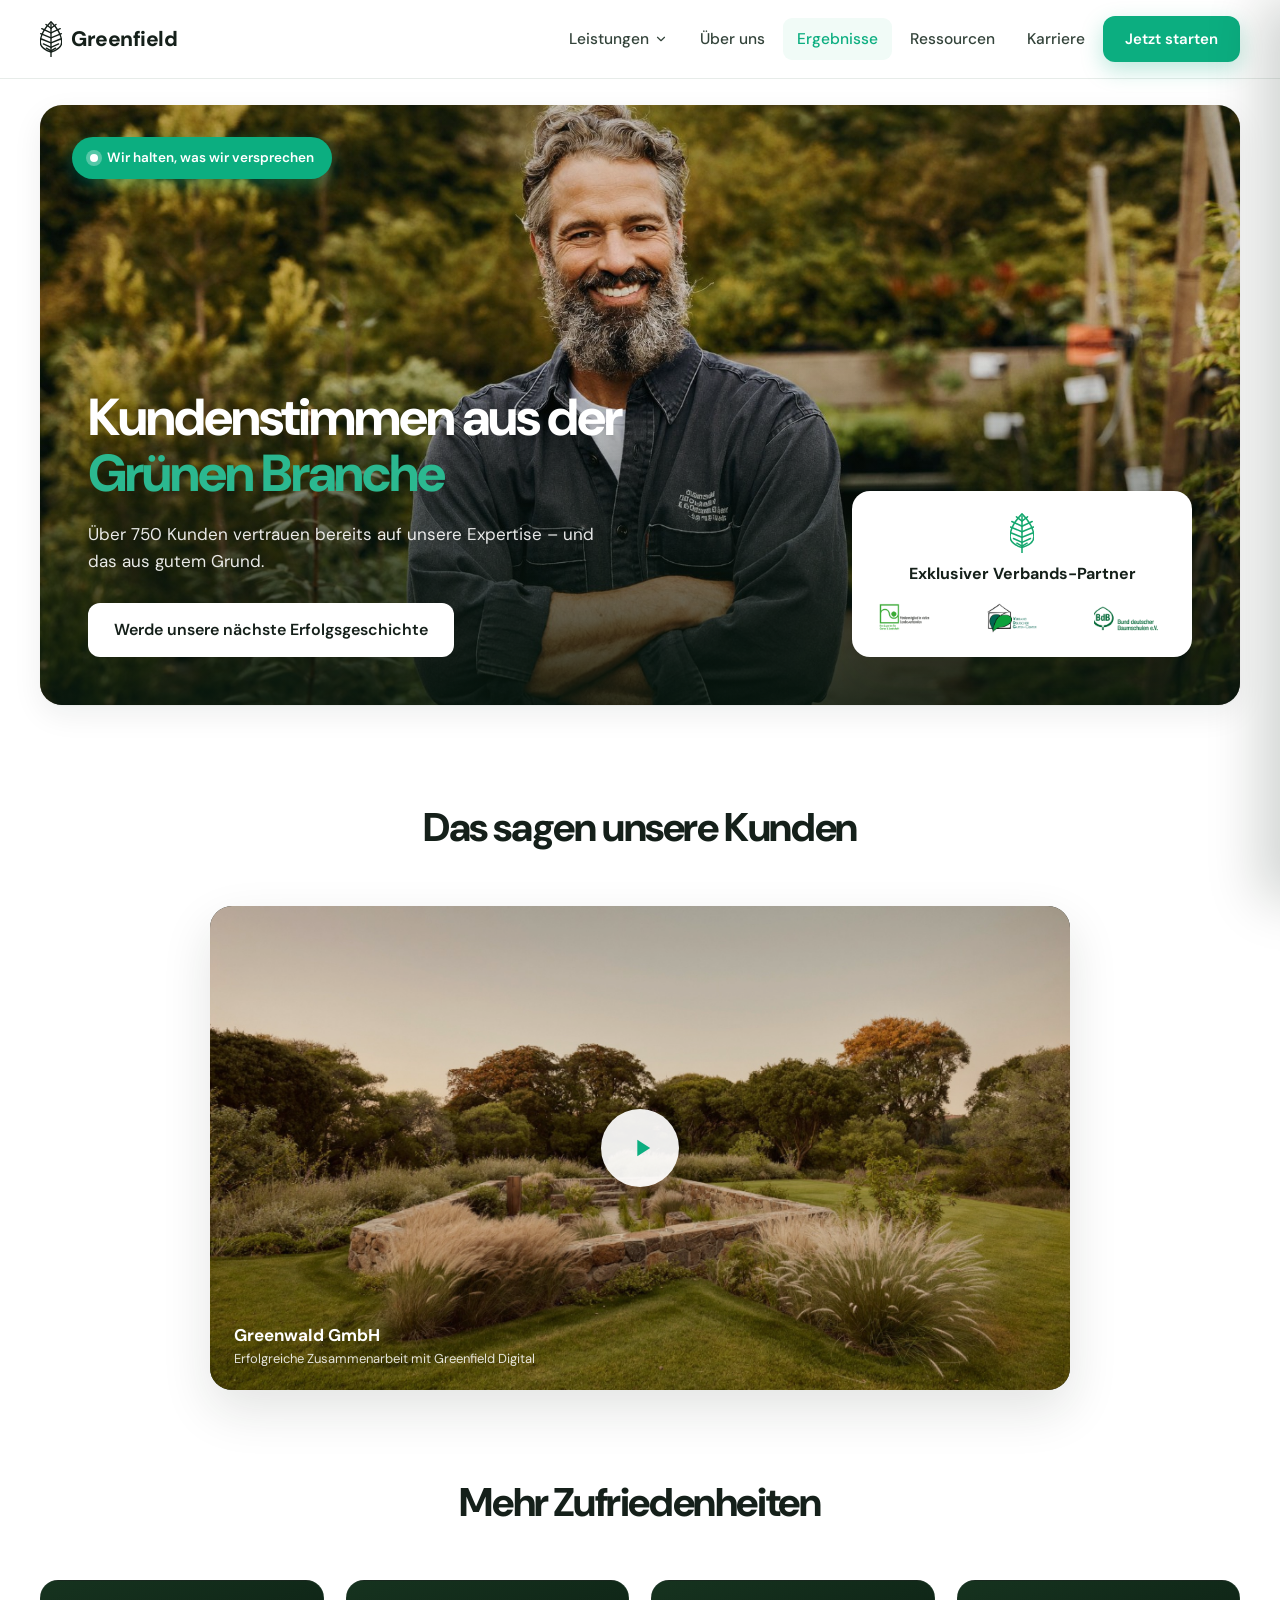
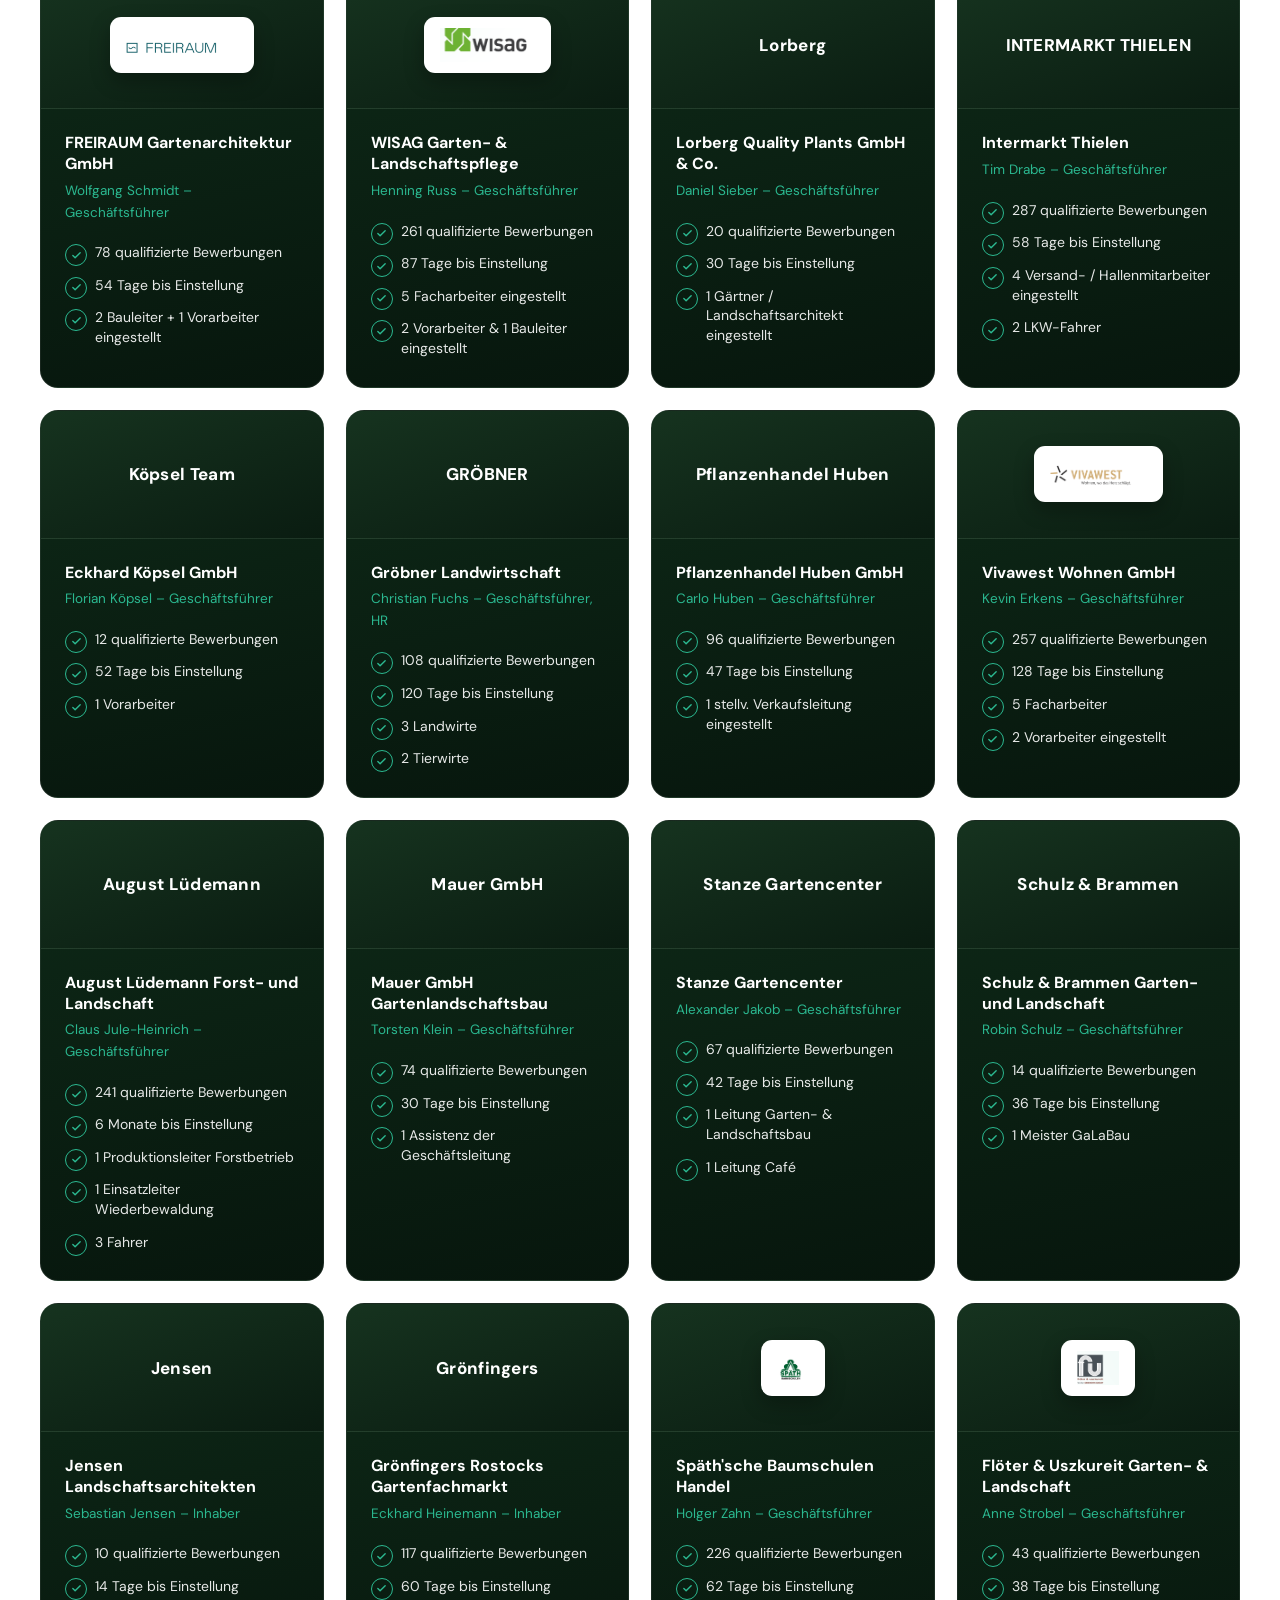
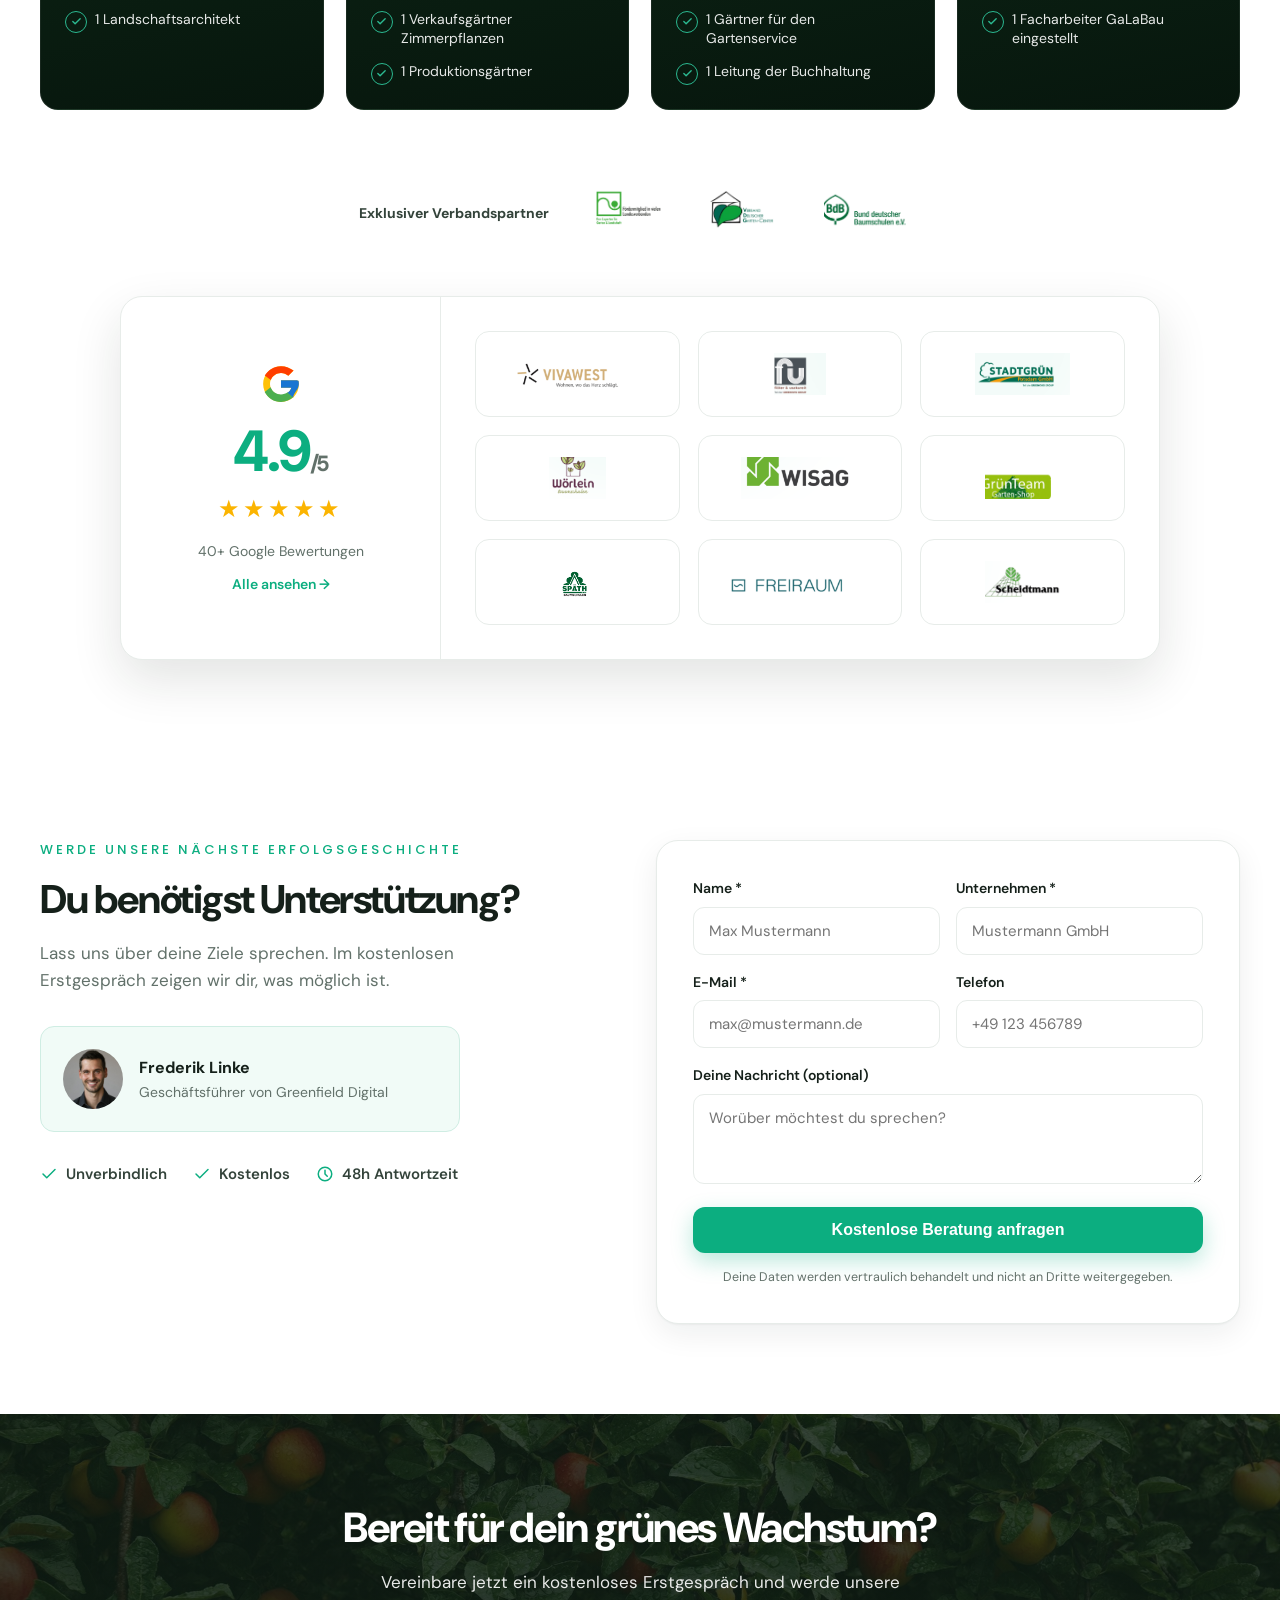
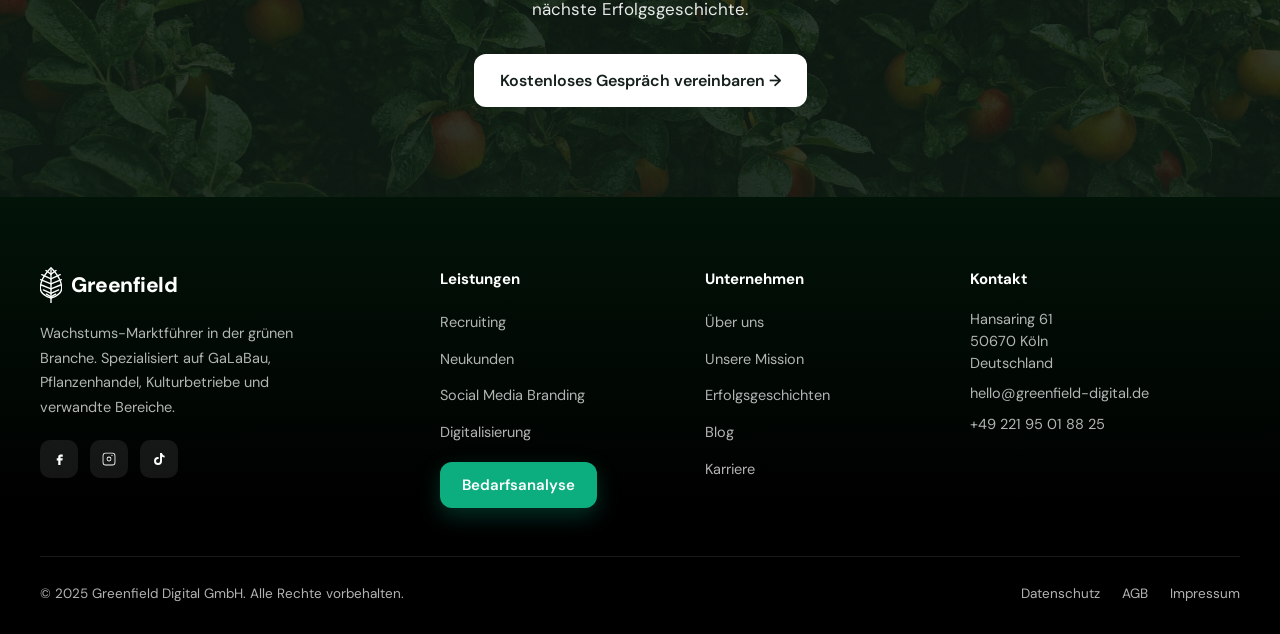
<file: ergebnisse.html>
<!DOCTYPE html>
<html lang="de">
<head>
<meta charset="UTF-8">
<meta name="viewport" content="width=device-width, initial-scale=1.0">
<title>Kundenstimmen & Ergebnisse · Greenfield Digital</title>
<meta name="description" content="Über 750 Kunden vertrauen auf Greenfield Digital. Echte Ergebnisse aus der grünen Branche – qualifizierte Bewerbungen, schnelle Einstellungen, planbares Wachstum.">
<link rel="canonical" href="https://greenfield-digital.de/ergebnisse.html">
<link rel="icon" href="assets/favicon.svg" type="image/svg+xml">
<link rel="icon" href="assets/favicon.png" type="image/png">
<link rel="apple-touch-icon" href="assets/apple-touch-icon.png">
<link rel="preconnect" href="https://fonts.googleapis.com">
<link rel="preconnect" href="https://fonts.gstatic.com" crossorigin>
<link href="https://fonts.googleapis.com/css2?family=DM+Sans:opsz,wght@9..40,400;9..40,500;9..40,600;9..40,700;9..40,800&family=Poppins:wght@500;600&display=swap" rel="stylesheet">
<link rel="stylesheet" href="assets/site.css">
</head>
<body>

<!-- HEADER -->
<header>
  <div class="wrap nav">
    <a href="index.html" class="brand">
      <span class="mark"><svg viewBox="0 0 56 94" fill="none" stroke="currentColor" stroke-width="3.6" stroke-linecap="round" stroke-linejoin="round"><path d="M28 2 C40 14 55 32 56 54 C56.6 66 45 76 28 81 C11 76 -0.6 66 0 54 C1 32 16 14 28 2 Z"/><path d="M28 7 V94"/><path d="M28 19 L41 9 M28 31 L52 20 M28 44 L55 33 M28 57 L53 47 M28 69 L48 60 M28 78 L40 71"/><path d="M28 19 L15 9 M28 31 L4 20 M28 44 L1 33 M28 57 L3 47 M28 69 L8 60 M28 78 L16 71"/></svg></span>
      <span class="txt-single">Greenfield</span>
    </a>
    <div class="sp"></div>
    <nav class="nav-links">
      <div class="has-drop">
        <a class="nav-link" href="recruiting.html">Leistungen
          <svg viewBox="0 0 24 24" fill="none" stroke="currentColor" stroke-width="2"><path d="m6 9 6 6 6-6" stroke-linecap="round" stroke-linejoin="round"/></svg></a>
        <div class="drop">
          <a href="recruiting.html"><span class="di"><svg viewBox="0 0 24 24" fill="none" stroke-width="1.7"><path d="M16 21v-2a4 4 0 0 0-4-4H6a4 4 0 0 0-4 4v2M9 11a4 4 0 1 0 0-8 4 4 0 0 0 0 8ZM19 16l2 2 4-4" stroke-linecap="round" stroke-linejoin="round"/></svg></span><span><b>Recruiting</b><span>Nachhaltige Personalgewinnung</span></span></a>
          <a href="neukundengewinnung.html"><span class="di"><svg viewBox="0 0 24 24" fill="none" stroke-width="1.7"><path d="M3 21v-2a4 4 0 0 1 4-4h4a4 4 0 0 1 4 4v2M9 11a4 4 0 1 0 0-8 4 4 0 0 0 0 8ZM19 8v6M16 11h6" stroke-linecap="round" stroke-linejoin="round"/></svg></span><span><b>Neukundengewinnung</b><span>Planbar neue Aufträge</span></span></a>
          <a href="social-media.html"><span class="di"><svg viewBox="0 0 24 24" fill="none" stroke-width="1.7"><path d="M7 11l5-7 5 7M5 11h14l-1.5 9h-11L5 11Z" stroke-linecap="round" stroke-linejoin="round"/></svg></span><span><b>Social Media &amp; Branding</b><span>Platzhirsch in der Region</span></span></a>
          <a href="digitalisierung.html"><span class="di"><svg viewBox="0 0 24 24" fill="none" stroke-width="1.7"><rect x="3" y="4" width="18" height="14" rx="2"/><path d="M8 21h8M12 18v3M8 10l2 2 4-4" stroke-linecap="round" stroke-linejoin="round"/></svg></span><span><b>Digitalisierung &amp; KI</b><span>Prozesse neu gedacht</span></span></a>
        </div>
      </div>
      <a class="nav-link" href="ueber-uns.html">Über uns</a>
      <a class="nav-link active" href="ergebnisse.html">Ergebnisse</a>
      <a class="nav-link" href="blog.html">Ressourcen</a>
      <a class="nav-link" href="karriere.html">Karriere</a>
      <a class="btn btn-green btn-sm" href="#kontakt">Jetzt starten</a>
    </nav>
    <button class="burger" id="burger" aria-label="Menü öffnen"><span></span><span></span><span></span></button>
  </div>
</header>

<!-- MOBILE MENU -->
<div class="m-overlay" id="mOverlay"></div>
<nav class="m-menu" id="mMenu">
  <span class="m-cap">Leistungen</span>
  <a class="sub" href="recruiting.html">Recruiting</a>
  <a class="sub" href="neukundengewinnung.html">Neukundengewinnung</a>
  <a class="sub" href="social-media.html">Social Media &amp; Branding</a>
  <a class="sub" href="digitalisierung.html">Digitalisierung &amp; KI</a>
  <span class="m-cap">Mehr</span>
  <a href="ueber-uns.html">Über uns</a>
  <a href="ergebnisse.html">Ergebnisse</a>
  <a href="bewerberpool.html">Bewerberpool</a>
  <a href="blog.html">Ressourcen</a>
  <a href="karriere.html">Karriere</a>
  <a class="btn btn-green" href="#kontakt">Jetzt starten</a>
</nav>

<!-- HERO -->
<section class="hero">
  <div class="wrap">
    <div class="hero-grid solo">
      <div class="hero-main">
        <img class="bg" src="assets/hero-ergebnisse.jpg" alt="Kundenstimmen aus der grünen Branche">
        <span class="hero-badge"><span class="dot"></span>Wir halten, was wir versprechen</span>
        <h1>Kundenstimmen aus der <span class="u">Grünen Branche</span></h1>
        <p>Über 750 Kunden vertrauen bereits auf unsere Expertise – und das aus gutem Grund.</p>
        <div><a href="#kontakt" class="btn btn-white">Werde unsere nächste Erfolgsgeschichte</a></div>
        <div class="hero-partner">
          <span class="hp-leaf"><svg viewBox="0 0 56 94" fill="none" stroke="#16A86F" stroke-width="3.6" stroke-linecap="round" stroke-linejoin="round"><path d="M28 2 C40 14 55 32 56 54 C56.6 66 45 76 28 81 C11 76 -0.6 66 0 54 C1 32 16 14 28 2 Z"/><path d="M28 7 V94"/><path d="M28 19 L41 9 M28 31 L52 20 M28 44 L55 33 M28 57 L53 47 M28 69 L48 60 M28 78 L40 71"/><path d="M28 19 L15 9 M28 31 L4 20 M28 44 L1 33 M28 57 L3 47 M28 69 L8 60 M28 78 L16 71"/></svg></span>
          <div class="hp-head">Exklusiver Verbands-Partner</div>
          <div class="hp-logos"><img src="assets/partner-1.png" alt="Fördermitglied in vielen Landesverbänden"><img src="assets/partner-2.png" alt="Verband Deutscher Garten-Center"><img src="assets/partner-3.png" alt="Bund deutscher Baumschulen e.V."></div>
        </div>
      </div>
    </div>
  </div>
</section>

<!-- VIDEO TESTIMONIAL -->
<section style="padding:70px 0 60px">
  <div class="wrap">
    <div class="sec-head rv"><h2>Das sagen unsere <span class="u">Kunden</span></h2></div>
    <div class="vid-wrap rv">
      <img src="assets/testimonial.jpg" alt="Kundenstimme">
      <div class="play"><span><svg viewBox="0 0 24 24"><path d="M8 5v14l11-7z"/></svg></span></div>
      <div class="vid-cap"><b>Greenwald GmbH</b><span>Erfolgreiche Zusammenarbeit mit Greenfield Digital</span></div>
    </div>
  </div>
</section>

<!-- COMPANY RESULTS -->
<section style="padding:30px 0 70px">
  <div class="wrap">
    <div class="sec-head rv"><h2>Mehr <span class="u">Zufriedenheiten</span></h2></div>
    <div class="co-grid">
      <div class="co-card rv"><div class="co-head"><div class="co-logo has-img"><img src="assets/logo-freiraum.png" alt="FREIRAUM" loading="lazy"></div></div><div class="co-body"><h4>FREIRAUM Gartenarchitektur GmbH</h4><div class="co-person">Wolfgang Schmidt – Geschäftsführer</div><ul class="co-list"><li>78 qualifizierte Bewerbungen</li><li>54 Tage bis Einstellung</li><li>2 Bauleiter + 1 Vorarbeiter eingestellt</li></ul></div></div>
      <div class="co-card rv"><div class="co-head"><div class="co-logo has-img"><img src="assets/logo-wisag.png" alt="WISAG" loading="lazy"></div></div><div class="co-body"><h4>WISAG Garten- &amp; Landschaftspflege</h4><div class="co-person">Henning Russ – Geschäftsführer</div><ul class="co-list"><li>261 qualifizierte Bewerbungen</li><li>87 Tage bis Einstellung</li><li>5 Facharbeiter eingestellt</li><li>2 Vorarbeiter &amp; 1 Bauleiter eingestellt</li></ul></div></div>
      <div class="co-card rv"><div class="co-head"><div class="co-logo">Lorberg</div></div><div class="co-body"><h4>Lorberg Quality Plants GmbH &amp; Co.</h4><div class="co-person">Daniel Sieber – Geschäftsführer</div><ul class="co-list"><li>20 qualifizierte Bewerbungen</li><li>30 Tage bis Einstellung</li><li>1 Gärtner / Landschaftsarchitekt eingestellt</li></ul></div></div>
      <div class="co-card rv"><div class="co-head"><div class="co-logo">INTERMARKT THIELEN</div></div><div class="co-body"><h4>Intermarkt Thielen</h4><div class="co-person">Tim Drabe – Geschäftsführer</div><ul class="co-list"><li>287 qualifizierte Bewerbungen</li><li>58 Tage bis Einstellung</li><li>4 Versand- / Hallenmitarbeiter eingestellt</li><li>2 LKW-Fahrer</li></ul></div></div>
      <div class="co-card rv"><div class="co-head"><div class="co-logo">Köpsel Team</div></div><div class="co-body"><h4>Eckhard Köpsel GmbH</h4><div class="co-person">Florian Köpsel – Geschäftsführer</div><ul class="co-list"><li>12 qualifizierte Bewerbungen</li><li>52 Tage bis Einstellung</li><li>1 Vorarbeiter</li></ul></div></div>
      <div class="co-card rv"><div class="co-head"><div class="co-logo">GRÖBNER</div></div><div class="co-body"><h4>Gröbner Landwirtschaft</h4><div class="co-person">Christian Fuchs – Geschäftsführer, HR</div><ul class="co-list"><li>108 qualifizierte Bewerbungen</li><li>120 Tage bis Einstellung</li><li>3 Landwirte</li><li>2 Tierwirte</li></ul></div></div>
      <div class="co-card rv"><div class="co-head"><div class="co-logo">Pflanzenhandel Huben</div></div><div class="co-body"><h4>Pflanzenhandel Huben GmbH</h4><div class="co-person">Carlo Huben – Geschäftsführer</div><ul class="co-list"><li>96 qualifizierte Bewerbungen</li><li>47 Tage bis Einstellung</li><li>1 stellv. Verkaufsleitung eingestellt</li></ul></div></div>
      <div class="co-card rv"><div class="co-head"><div class="co-logo has-img"><img src="assets/logo-vivawest.png" alt="VIVAWEST" loading="lazy"></div></div><div class="co-body"><h4>Vivawest Wohnen GmbH</h4><div class="co-person">Kevin Erkens – Geschäftsführer</div><ul class="co-list"><li>257 qualifizierte Bewerbungen</li><li>128 Tage bis Einstellung</li><li>5 Facharbeiter</li><li>2 Vorarbeiter eingestellt</li></ul></div></div>
      <div class="co-card rv"><div class="co-head"><div class="co-logo">August Lüdemann</div></div><div class="co-body"><h4>August Lüdemann Forst- und Landschaft</h4><div class="co-person">Claus Jule-Heinrich – Geschäftsführer</div><ul class="co-list"><li>241 qualifizierte Bewerbungen</li><li>6 Monate bis Einstellung</li><li>1 Produktionsleiter Forstbetrieb</li><li>1 Einsatzleiter Wiederbewaldung</li><li>3 Fahrer</li></ul></div></div>
      <div class="co-card rv"><div class="co-head"><div class="co-logo">Mauer GmbH</div></div><div class="co-body"><h4>Mauer GmbH Gartenlandschaftsbau</h4><div class="co-person">Torsten Klein – Geschäftsführer</div><ul class="co-list"><li>74 qualifizierte Bewerbungen</li><li>30 Tage bis Einstellung</li><li>1 Assistenz der Geschäftsleitung</li></ul></div></div>
      <div class="co-card rv"><div class="co-head"><div class="co-logo">Stanze Gartencenter</div></div><div class="co-body"><h4>Stanze Gartencenter</h4><div class="co-person">Alexander Jakob – Geschäftsführer</div><ul class="co-list"><li>67 qualifizierte Bewerbungen</li><li>42 Tage bis Einstellung</li><li>1 Leitung Garten- &amp; Landschaftsbau</li><li>1 Leitung Café</li></ul></div></div>
      <div class="co-card rv"><div class="co-head"><div class="co-logo">Schulz &amp; Brammen</div></div><div class="co-body"><h4>Schulz &amp; Brammen Garten- und Landschaft</h4><div class="co-person">Robin Schulz – Geschäftsführer</div><ul class="co-list"><li>14 qualifizierte Bewerbungen</li><li>36 Tage bis Einstellung</li><li>1 Meister GaLaBau</li></ul></div></div>
      <div class="co-card rv"><div class="co-head"><div class="co-logo">Jensen</div></div><div class="co-body"><h4>Jensen Landschaftsarchitekten</h4><div class="co-person">Sebastian Jensen – Inhaber</div><ul class="co-list"><li>10 qualifizierte Bewerbungen</li><li>14 Tage bis Einstellung</li><li>1 Landschaftsarchitekt</li></ul></div></div>
      <div class="co-card rv"><div class="co-head"><div class="co-logo">Grönfingers</div></div><div class="co-body"><h4>Grönfingers Rostocks Gartenfachmarkt</h4><div class="co-person">Eckhard Heinemann – Inhaber</div><ul class="co-list"><li>117 qualifizierte Bewerbungen</li><li>60 Tage bis Einstellung</li><li>1 Verkaufsgärtner Zimmerpflanzen</li><li>1 Produktionsgärtner</li></ul></div></div>
      <div class="co-card rv"><div class="co-head"><div class="co-logo has-img"><img src="assets/logo-spaeth.png" alt="Späth'sche Baumschulen" loading="lazy"></div></div><div class="co-body"><h4>Späth'sche Baumschulen Handel</h4><div class="co-person">Holger Zahn – Geschäftsführer</div><ul class="co-list"><li>226 qualifizierte Bewerbungen</li><li>62 Tage bis Einstellung</li><li>1 Gärtner für den Gartenservice</li><li>1 Leitung der Buchhaltung</li></ul></div></div>
      <div class="co-card rv"><div class="co-head"><div class="co-logo has-img"><img src="assets/logo-fu.png" alt="Flöter &amp; Uszkureit" loading="lazy"></div></div><div class="co-body"><h4>Flöter &amp; Uszkureit Garten- &amp; Landschaft</h4><div class="co-person">Anne Strobel – Geschäftsführer</div><ul class="co-list"><li>43 qualifizierte Bewerbungen</li><li>38 Tage bis Einstellung</li><li>1 Facharbeiter GaLaBau eingestellt</li></ul></div></div>
    </div>
  </div>
</section>

<!-- VERBANDSPARTNER -->
<section style="padding:0 0 10px">
  <div class="wrap">
    <div class="vpartner">
      <span class="vp-cap">Exklusiver Verbandspartner</span>
      <img src="assets/partner-1.png" alt="Fördermitglied in vielen Landesverbänden">
      <img src="assets/partner-2.png" alt="Verband Deutscher Garten-Center">
      <img src="assets/partner-3.png" alt="Bund deutscher Baumschulen e.V.">
    </div>
  </div>
</section>

<!-- GOOGLE REVIEW CARD -->
<section class="greview">
  <div class="wrap">
    <div class="greview-card rv">
      <div class="gr-left">
        <span class="g"><svg viewBox="0 0 48 48"><path fill="#FFC107" d="M43.6 20.5H42V20H24v8h11.3c-1.6 4.7-6.1 8-11.3 8-6.6 0-12-5.4-12-12s5.4-12 12-12c3.1 0 5.9 1.2 8 3.1l5.7-5.7C34 6.5 29.3 4.5 24 4.5 13.2 4.5 4.5 13.2 4.5 24S13.2 43.5 24 43.5c11 0 19.5-8 19.5-19.5 0-1.3-.1-2.3-.4-3.5z"/><path fill="#FF3D00" d="M6.3 14.7l6.6 4.8C14.7 15.1 19 12 24 12c3.1 0 5.9 1.2 8 3.1l5.7-5.7C34 6.5 29.3 4.5 24 4.5 16.3 4.5 9.7 8.9 6.3 14.7z"/><path fill="#4CAF50" d="M24 43.5c5.2 0 9.9-2 13.4-5.2l-6.2-5.2C29.2 34.6 26.7 35.5 24 35.5c-5.2 0-9.6-3.3-11.3-7.9l-6.5 5C9.6 39 16.2 43.5 24 43.5z"/><path fill="#1976D2" d="M43.6 20.5H42V20H24v8h11.3c-.8 2.3-2.3 4.3-4.1 5.6l6.2 5.2C37 34.5 43.5 30 43.5 24c0-1.3-.1-2.3-.4-3.5z"/></svg></span>
        <div class="sc">4.9<small>/5</small></div>
        <div class="stars">★★★★★</div>
        <div class="meta">40+ Google Bewertungen</div>
        <a class="ga" href="#kontakt">Alle ansehen →</a>
      </div>
      <div class="gr-grid">
        <span><img src="assets/logo-vivawest.png" alt="VIVAWEST" loading="lazy"></span>
        <span><img src="assets/logo-fu.png" alt="Flöter & Uszkureit" loading="lazy"></span>
        <span><img src="assets/logo-stadtgruen.png" alt="STADTGRÜN" loading="lazy"></span>
        <span><img src="assets/logo-woerlein.png" alt="Wörlein Baumschulen" loading="lazy"></span>
        <span><img src="assets/logo-wisag.png" alt="WISAG" loading="lazy"></span>
        <span><img src="assets/logo-gruenteam.png" alt="Grünteam" loading="lazy"></span>
        <span><img src="assets/logo-spaeth.png" alt="Späth'sche Baumschulen" loading="lazy"></span>
        <span><img src="assets/logo-freiraum.png" alt="FREIRAUM" loading="lazy"></span>
        <span><img src="assets/logo-scheldmann.png" alt="Scheldmann" loading="lazy"></span>
      </div>
    </div>
  </div>
</section>

<!-- KONTAKT -->
<section class="contact" id="kontakt">
  <div class="wrap">
    <div class="contact-grid">
      <div class="contact-left rv">
        <span class="caps">Werde unsere nächste Erfolgsgeschichte</span>
        <h2>Du benötigst Unterstützung?</h2>
        <p>Lass uns über deine Ziele sprechen. Im kostenlosen Erstgespräch zeigen wir dir, was möglich ist.</p>
        <div class="founder"><img src="assets/founder.jpg" alt="Frederik Linke"><div><b>Frederik Linke</b><span>Geschäftsführer von Greenfield Digital</span></div></div>
        <div class="trust-row">
          <div><svg viewBox="0 0 24 24" fill="none" stroke-width="2"><path d="M20 6 9 17l-5-5" stroke-linecap="round" stroke-linejoin="round"/></svg>Unverbindlich</div>
          <div><svg viewBox="0 0 24 24" fill="none" stroke-width="2"><path d="M20 6 9 17l-5-5" stroke-linecap="round" stroke-linejoin="round"/></svg>Kostenlos</div>
          <div><svg viewBox="0 0 24 24" fill="none" stroke-width="2"><circle cx="12" cy="12" r="9"/><path d="M12 7v5l3 3" stroke-linecap="round" stroke-linejoin="round"/></svg>48h Antwortzeit</div>
        </div>
      </div>
      <div class="form-card rv">
        <form id="leadForm">
          <div class="form-row">
            <div class="field"><label>Name *</label><input name="name" required placeholder="Max Mustermann"></div>
            <div class="field"><label>Unternehmen *</label><input name="unternehmen" required placeholder="Mustermann GmbH"></div>
          </div>
          <div class="form-row">
            <div class="field"><label>E-Mail *</label><input name="email" type="email" required placeholder="max@mustermann.de"></div>
            <div class="field"><label>Telefon</label><input name="telefon" placeholder="+49 123 456789"></div>
          </div>
          <div class="field"><label>Deine Nachricht (optional)</label><textarea name="nachricht" placeholder="Worüber möchtest du sprechen?"></textarea></div>
          <button type="submit" class="btn btn-green" style="width:100%;justify-content:center">Kostenlose Beratung anfragen</button>
          <p class="form-disc">Deine Daten werden vertraulich behandelt und nicht an Dritte weitergegeben.</p>
        </form>
        <div class="form-ok" id="formOk"><svg viewBox="0 0 24 24" fill="none" stroke-width="2"><circle cx="12" cy="12" r="10"/><path d="M8 12l3 3 5-6" stroke-linecap="round" stroke-linejoin="round"/></svg><h3>Vielen Dank!</h3><p style="color:var(--muted);margin-top:8px">Wir melden uns innerhalb von 48 Stunden bei dir.</p></div>
      </div>
    </div>
  </div>
</section>

<!-- CTA BAND -->
<section class="cta">
  <div class="cta-inner">
    <img src="assets/cta-bg.jpg" alt="">
    <h2>Bereit für dein grünes Wachstum?</h2>
    <p>Vereinbare jetzt ein kostenloses Erstgespräch und werde unsere nächste Erfolgsgeschichte.</p>
    <a href="#kontakt" class="btn btn-white">Kostenloses Gespräch vereinbaren →</a>
  </div>
</section>

<!-- FOOTER -->
<footer>
  <div class="wrap">
    <div class="foot-grid">
      <div class="foot-brand">
        <div class="brand"><span class="mark"><svg viewBox="0 0 56 94" fill="none" stroke="currentColor" stroke-width="3.6" stroke-linecap="round" stroke-linejoin="round"><path d="M28 2 C40 14 55 32 56 54 C56.6 66 45 76 28 81 C11 76 -0.6 66 0 54 C1 32 16 14 28 2 Z"/><path d="M28 7 V94"/><path d="M28 19 L41 9 M28 31 L52 20 M28 44 L55 33 M28 57 L53 47 M28 69 L48 60 M28 78 L40 71"/><path d="M28 19 L15 9 M28 31 L4 20 M28 44 L1 33 M28 57 L3 47 M28 69 L8 60 M28 78 L16 71"/></svg></span><span class="txt-single">Greenfield</span></div>
        <p>Wachstums-Marktführer in der grünen Branche. Spezialisiert auf GaLaBau, Pflanzenhandel, Kulturbetriebe und verwandte Bereiche.</p>
        <div class="foot-soc">
          <a href="#" aria-label="Facebook"><svg viewBox="0 0 24 24"><path d="M14 9h3V6h-3c-1.7 0-3 1.3-3 3v2H9v3h2v6h3v-6h2.5l.5-3H14V9.5c0-.3.2-.5.5-.5Z"/></svg></a>
          <a href="#" aria-label="Instagram"><svg viewBox="0 0 24 24"><path d="M12 8.8A3.2 3.2 0 1 0 12 15.2 3.2 3.2 0 0 0 12 8.8Zm0 5.3a2.1 2.1 0 1 1 0-4.2 2.1 2.1 0 0 1 0 4.2ZM16.5 3.5h-9A4 4 0 0 0 3.5 7.5v9a4 4 0 0 0 4 4h9a4 4 0 0 0 4-4v-9a4 4 0 0 0-4-4Zm2.9 13a2.9 2.9 0 0 1-2.9 2.9h-9a2.9 2.9 0 0 1-2.9-2.9v-9A2.9 2.9 0 0 1 7.5 4.6h9a2.9 2.9 0 0 1 2.9 2.9v9Zm-2.7-9.3a.75.75 0 1 1-1.5 0 .75.75 0 0 1 1.5 0Z"/></svg></a>
          <a href="#" aria-label="TikTok"><svg viewBox="0 0 24 24"><path d="M16 4c.3 2 1.6 3.4 3.5 3.6v2.5c-1.3 0-2.5-.4-3.5-1.1v5.7a5.3 5.3 0 1 1-5.3-5.3c.3 0 .5 0 .8.1v2.6a2.7 2.7 0 1 0 1.9 2.6V4H16Z"/></svg></a>
        </div>
      </div>
      <div><h4>Leistungen</h4><ul><li><a href="recruiting.html">Recruiting</a></li><li><a href="neukundengewinnung.html">Neukunden</a></li><li><a href="social-media.html">Social Media Branding</a></li><li><a href="digitalisierung.html">Digitalisierung</a></li></ul><a class="btn btn-green btn-sm" href="#kontakt" style="margin-top:6px">Bedarfsanalyse</a></div>
      <div><h4>Unternehmen</h4><ul><li><a href="ueber-uns.html">Über uns</a></li><li><a href="ueber-uns.html">Unsere Mission</a></li><li><a href="ergebnisse.html">Erfolgsgeschichten</a></li><li><a href="blog.html">Blog</a></li><li><a href="karriere.html">Karriere</a></li></ul></div>
      <div class="foot-contact"><h4>Kontakt</h4><div>Hansaring 61<br>50670 Köln<br>Deutschland</div><div><a href="mailto:hello@greenfield-digital.de">hello@greenfield-digital.de</a></div><div><a href="tel:+4922195018825">+49 221 95 01 88 25</a></div></div>
    </div>
    <div class="foot-bottom">
      <div>© 2025 Greenfield Digital GmbH. Alle Rechte vorbehalten.</div>
      <div><a href="datenschutz.html">Datenschutz</a><a href="agb.html">AGB</a><a href="impressum.html">Impressum</a></div>
    </div>
  </div>
</footer>

<script>
(function(){var b=document.getElementById('burger'),o=document.getElementById('mOverlay'),m=document.getElementById('mMenu');function close(){b.classList.remove('x');o.classList.remove('open');m.classList.remove('open');document.body.style.overflow='';}function toggle(){var open=m.classList.toggle('open');b.classList.toggle('x',open);o.classList.toggle('open',open);document.body.style.overflow=open?'hidden':'';}if(b){b.addEventListener('click',toggle);o.addEventListener('click',close);m.querySelectorAll('a').forEach(function(a){a.addEventListener('click',close);});}})();
(function(){var io=new IntersectionObserver(function(es){es.forEach(function(e){if(e.isIntersecting){e.target.classList.add('in');io.unobserve(e.target);}});},{threshold:.12});document.querySelectorAll('.rv').forEach(function(el,i){el.style.transitionDelay=(i%4*60)+'ms';io.observe(el);});})();
(function(){function up(el){var raw=el.getAttribute('data-num')||el.textContent;var m=raw.match(/([\d.]+)/);if(!m)return;var target=parseFloat(m[1].replace(/\./g,''));var pre=raw.slice(0,m.index);var suf=raw.slice(m.index+m[1].length);var cur=0,step=Math.max(1,Math.ceil(target/40));var t=setInterval(function(){cur+=step;if(cur>=target){cur=target;clearInterval(t);}el.textContent=pre+(cur>=1000?cur.toLocaleString('de-DE'):cur)+suf;},22);}var io=new IntersectionObserver(function(es){es.forEach(function(e){if(e.isIntersecting){up(e.target);io.unobserve(e.target);}});},{threshold:.6});document.querySelectorAll('[data-countup]').forEach(function(el){io.observe(el);});})();
function wireForm(formId,okId,webhook){var f=document.getElementById(formId);if(!f)return;f.addEventListener('submit',function(e){e.preventDefault();var btn=f.querySelector('button[type=submit]');var orig=btn.textContent;btn.disabled=true;btn.textContent='Wird gesendet...';var data={};new FormData(f).forEach(function(v,k){if(v instanceof File){data[k]=v.name;}else{data[k]=data[k]?data[k]+', '+v:v;}});data.quelle='greenfield-digital.de';data.seite=location.pathname;data.zeitpunkt=new Date().toISOString();fetch(webhook,{method:'POST',headers:{'Content-Type':'application/json'},body:JSON.stringify(data)}).then(function(){f.style.display='none';document.getElementById(okId).style.display='block';}).catch(function(){btn.disabled=false;btn.textContent=orig;alert('Es ist ein Fehler aufgetreten. Bitte versuche es erneut oder schreibe an hello@greenfield-digital.de.');});});}
wireForm('leadForm','formOk','https://hook.eu1.make.com/1vmdn2c448cipbaicb2u9hqym6jl8fdk');
</script>
</body>
</html>
</file>
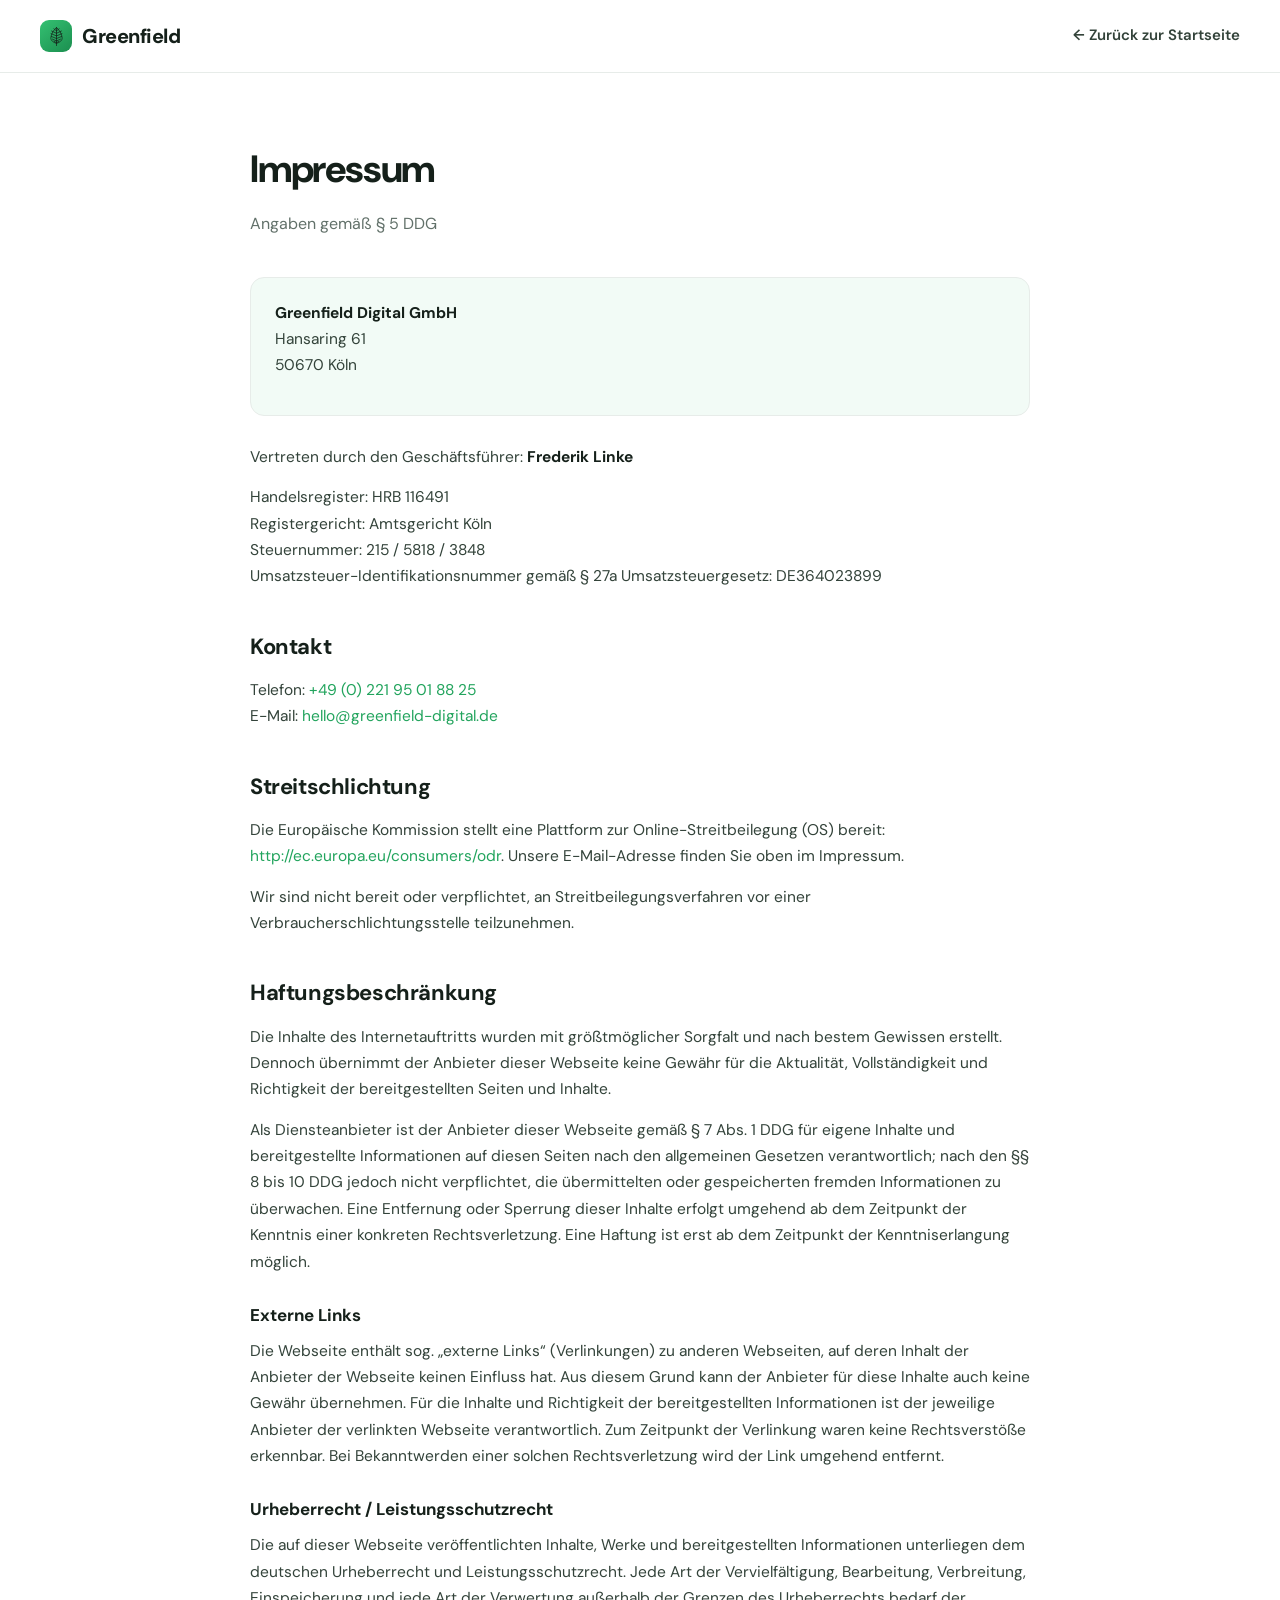
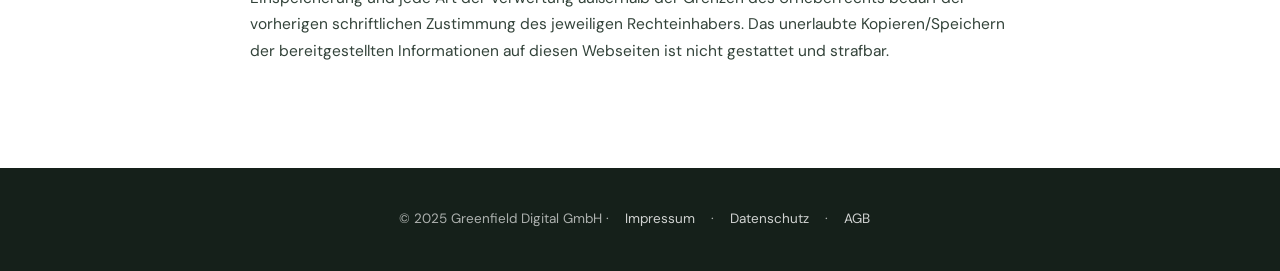
<file: impressum.html>
<!DOCTYPE html>
<html lang="de">
<head>
<meta charset="UTF-8">
<meta name="viewport" content="width=device-width, initial-scale=1.0">
<title>Impressum · Greenfield Digital GmbH</title>
<meta name="robots" content="noindex,follow">
<link rel="icon" href="assets/favicon.svg" type="image/svg+xml">
<link rel="icon" href="assets/favicon.png" type="image/png">
<link rel="apple-touch-icon" href="assets/apple-touch-icon.png">
<link rel="preconnect" href="https://fonts.googleapis.com">
<link rel="preconnect" href="https://fonts.gstatic.com" crossorigin>
<link href="https://fonts.googleapis.com/css2?family=DM+Sans:opsz,wght@9..40,400;9..40,500;9..40,600;9..40,700;9..40,800&display=swap" rel="stylesheet">
<link rel="stylesheet" href="assets/legal.css">
</head>
<body>
<header>
  <div class="nav">
    <a href="index.html" class="brand"><span class="mark"><svg viewBox="0 0 56 94" fill="none" stroke="currentColor" stroke-width="3.6" stroke-linecap="round" stroke-linejoin="round"><path d="M28 2 C40 14 55 32 56 54 C56.6 66 45 76 28 81 C11 76 -0.6 66 0 54 C1 32 16 14 28 2 Z"/><path d="M28 7 V94"/><path d="M28 19 L41 9 M28 31 L52 20 M28 44 L55 33 M28 57 L53 47 M28 69 L48 60 M28 78 L40 71"/><path d="M28 19 L15 9 M28 31 L4 20 M28 44 L1 33 M28 57 L3 47 M28 69 L8 60 M28 78 L16 71"/></svg></span><span class="txt-single">Greenfield</span></a>
    <div class="sp"></div>
    <a href="index.html" class="back">← Zurück zur Startseite</a>
  </div>
</header>
<main class="legal">
  <h1>Impressum</h1>
  <p class="lead">Angaben gemäß § 5 DDG</p>

  <div class="box">
    <p><strong>Greenfield Digital GmbH</strong><br>Hansaring 61<br>50670 Köln</p>
  </div>

  <p>Vertreten durch den Geschäftsführer: <strong>Frederik Linke</strong></p>
  <p>
    Handelsregister: HRB 116491<br>
    Registergericht: Amtsgericht Köln<br>
    Steuernummer: 215 / 5818 / 3848<br>
    Umsatzsteuer-Identifikationsnummer gemäß § 27a Umsatzsteuergesetz: DE364023899
  </p>

  <h2>Kontakt</h2>
  <p>
    Telefon: <a href="tel:+4922195018825">+49 (0) 221 95 01 88 25</a><br>
    E-Mail: <a href="mailto:hello@greenfield-digital.de">hello@greenfield-digital.de</a>
  </p>

  <h2>Streitschlichtung</h2>
  <p>Die Europäische Kommission stellt eine Plattform zur Online-Streitbeilegung (OS) bereit: <a href="http://ec.europa.eu/consumers/odr" target="_blank" rel="noopener">http://ec.europa.eu/consumers/odr</a>. Unsere E-Mail-Adresse finden Sie oben im Impressum.</p>
  <p>Wir sind nicht bereit oder verpflichtet, an Streitbeilegungsverfahren vor einer Verbraucherschlichtungsstelle teilzunehmen.</p>

  <h2>Haftungsbeschränkung</h2>
  <p>Die Inhalte des Internetauftritts wurden mit größtmöglicher Sorgfalt und nach bestem Gewissen erstellt. Dennoch übernimmt der Anbieter dieser Webseite keine Gewähr für die Aktualität, Vollständigkeit und Richtigkeit der bereitgestellten Seiten und Inhalte.</p>
  <p>Als Diensteanbieter ist der Anbieter dieser Webseite gemäß § 7 Abs. 1 DDG für eigene Inhalte und bereitgestellte Informationen auf diesen Seiten nach den allgemeinen Gesetzen verantwortlich; nach den §§ 8 bis 10 DDG jedoch nicht verpflichtet, die übermittelten oder gespeicherten fremden Informationen zu überwachen. Eine Entfernung oder Sperrung dieser Inhalte erfolgt umgehend ab dem Zeitpunkt der Kenntnis einer konkreten Rechtsverletzung. Eine Haftung ist erst ab dem Zeitpunkt der Kenntniserlangung möglich.</p>

  <h3>Externe Links</h3>
  <p>Die Webseite enthält sog. „externe Links“ (Verlinkungen) zu anderen Webseiten, auf deren Inhalt der Anbieter der Webseite keinen Einfluss hat. Aus diesem Grund kann der Anbieter für diese Inhalte auch keine Gewähr übernehmen. Für die Inhalte und Richtigkeit der bereitgestellten Informationen ist der jeweilige Anbieter der verlinkten Webseite verantwortlich. Zum Zeitpunkt der Verlinkung waren keine Rechtsverstöße erkennbar. Bei Bekanntwerden einer solchen Rechtsverletzung wird der Link umgehend entfernt.</p>

  <h3>Urheberrecht / Leistungsschutzrecht</h3>
  <p>Die auf dieser Webseite veröffentlichten Inhalte, Werke und bereitgestellten Informationen unterliegen dem deutschen Urheberrecht und Leistungsschutzrecht. Jede Art der Vervielfältigung, Bearbeitung, Verbreitung, Einspeicherung und jede Art der Verwertung außerhalb der Grenzen des Urheberrechts bedarf der vorherigen schriftlichen Zustimmung des jeweiligen Rechteinhabers. Das unerlaubte Kopieren/Speichern der bereitgestellten Informationen auf diesen Webseiten ist nicht gestattet und strafbar.</p>
</main>
<footer>
  <div>© 2025 Greenfield Digital GmbH · <a href="impressum.html">Impressum</a> · <a href="datenschutz.html">Datenschutz</a> · <a href="agb.html">AGB</a></div>
</footer>
</body>
</html>
</file>
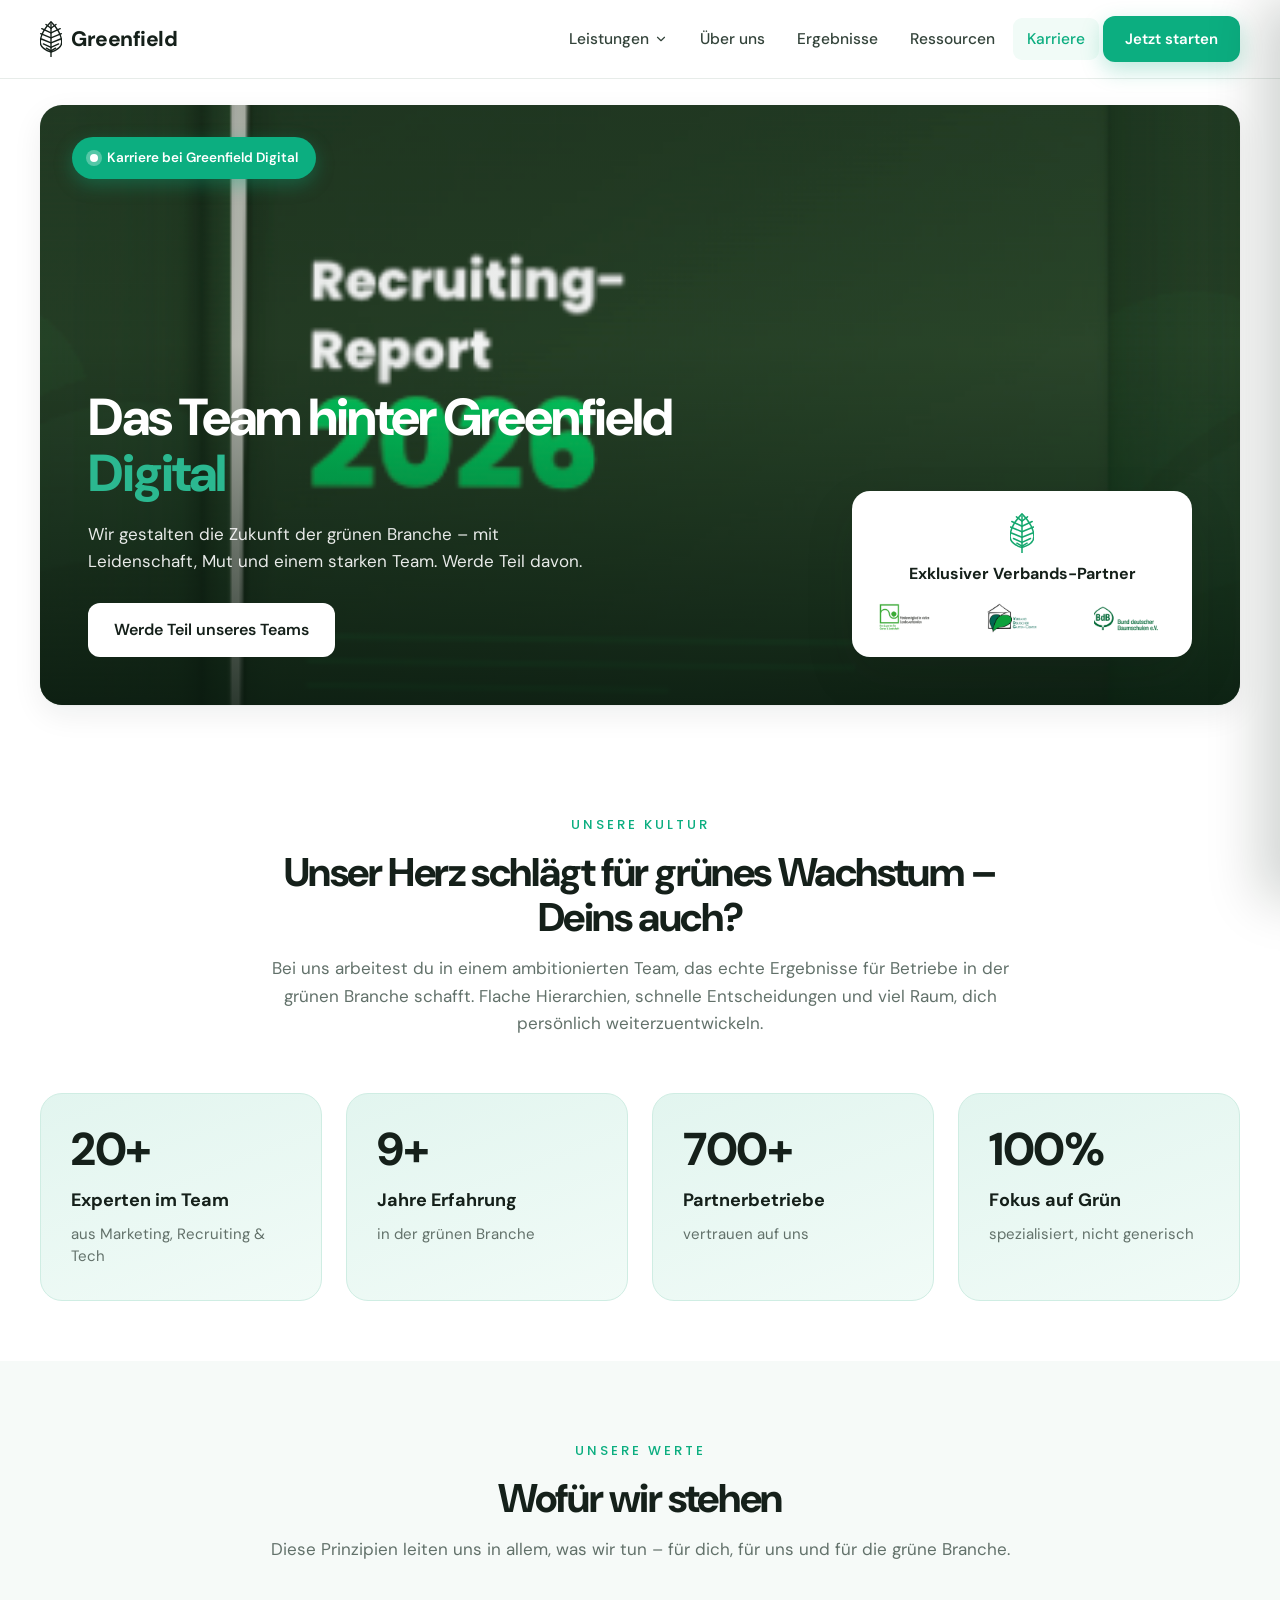
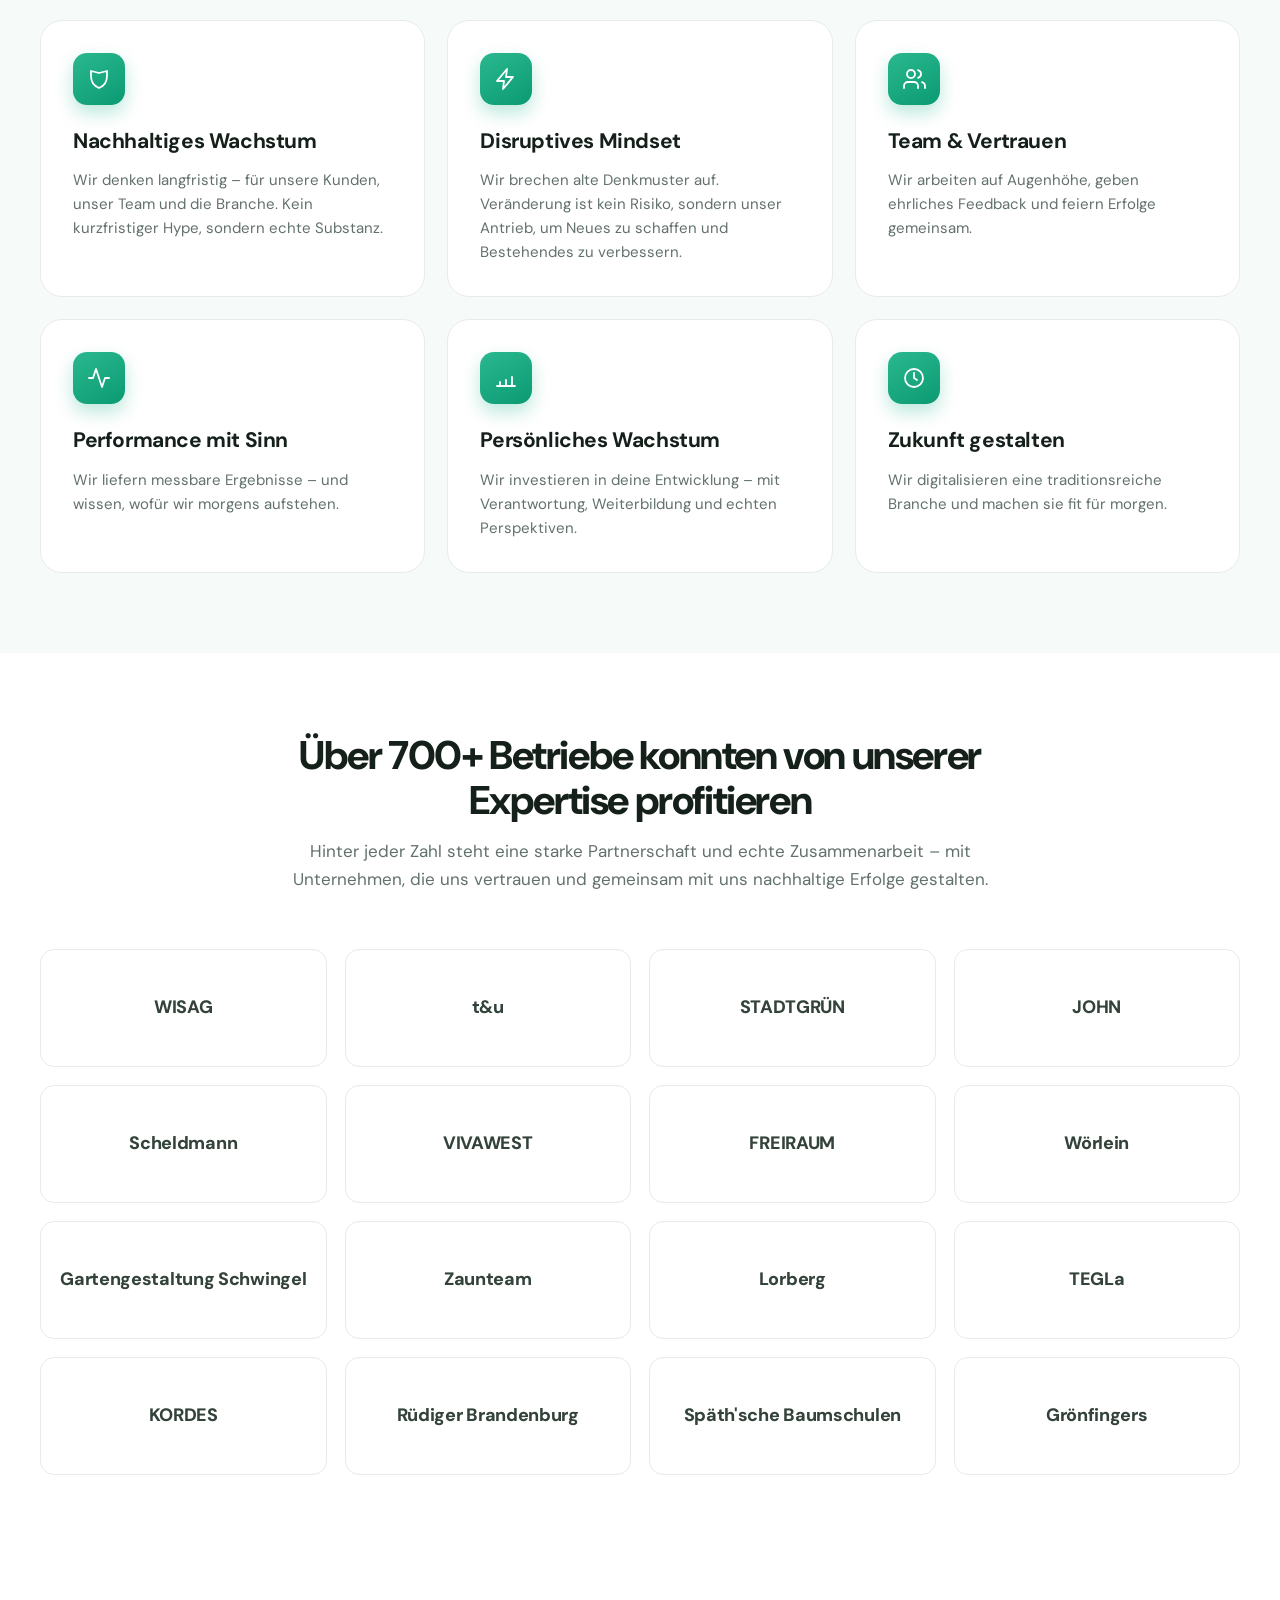
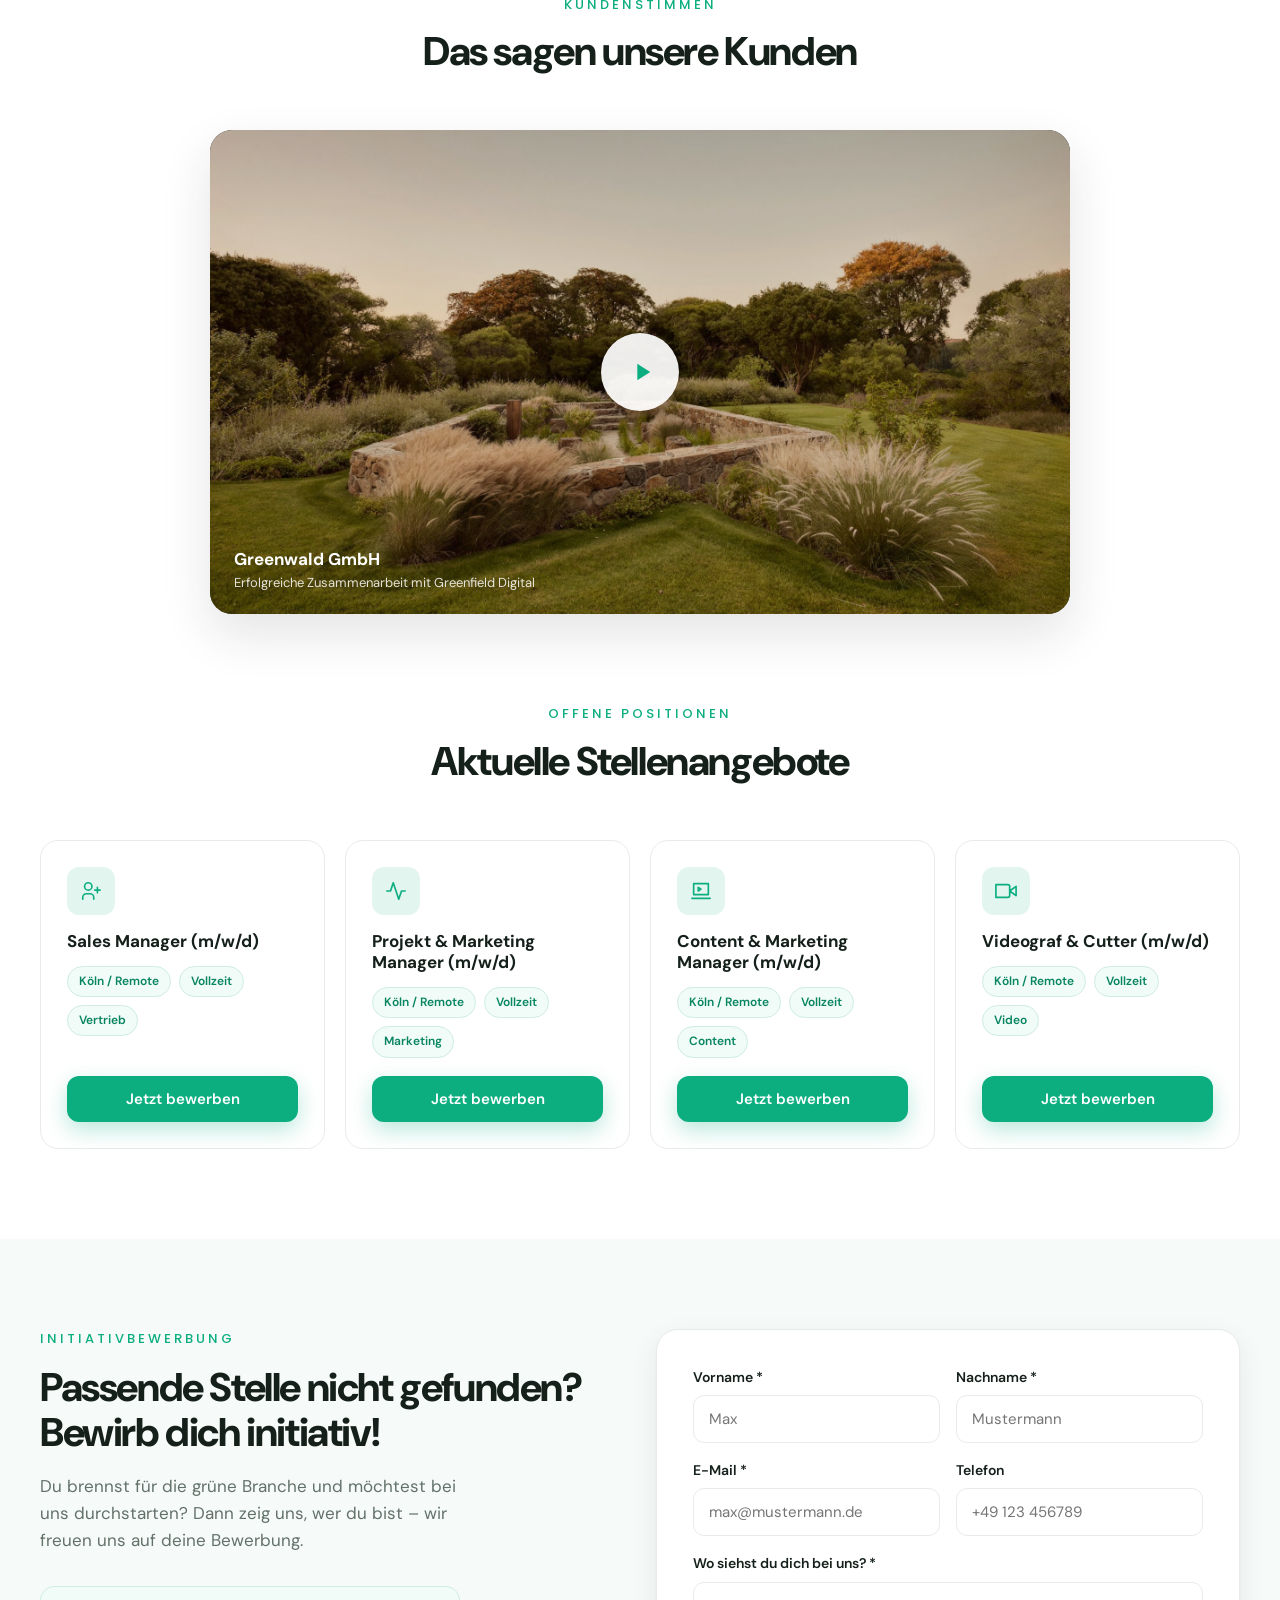
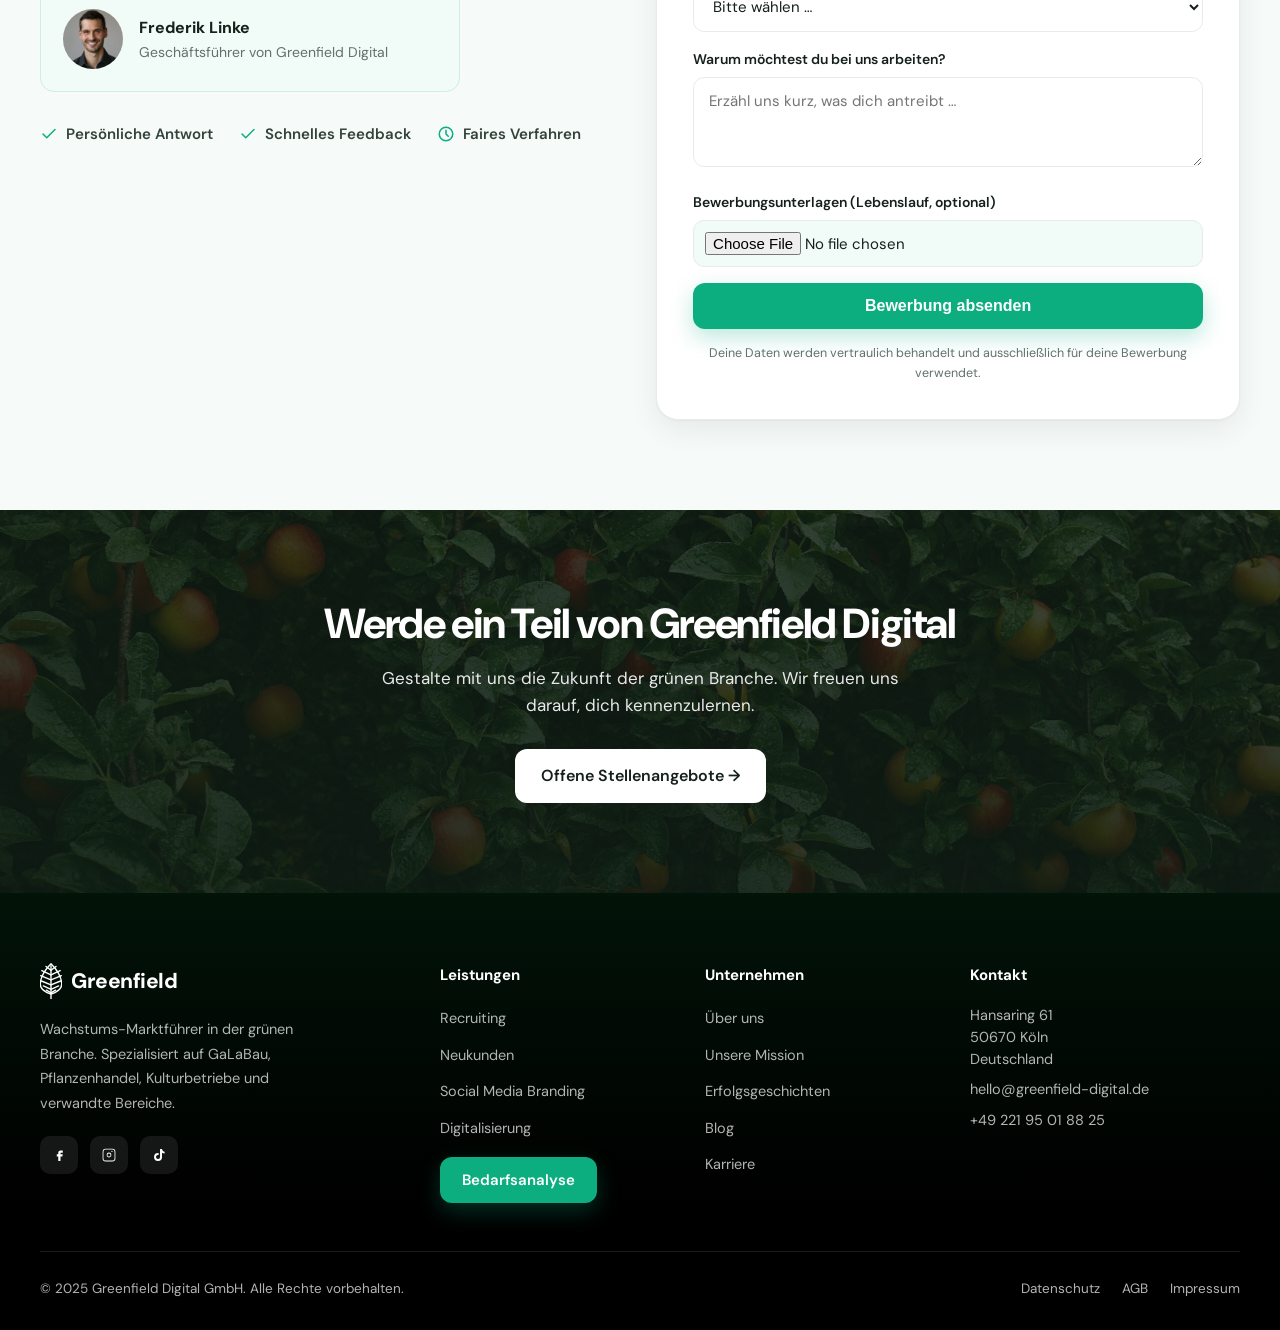
<file: karriere.html>
<!DOCTYPE html>
<html lang="de">
<head>
<meta charset="UTF-8">
<meta name="viewport" content="width=device-width, initial-scale=1.0">
<title>Karriere · Greenfield Digital</title>
<meta name="description" content="Werde Teil des Teams hinter Greenfield Digital. Offene Stellen in Sales, Marketing, Content und Video – oder bewirb dich initiativ. Köln &amp; Remote.">
<link rel="canonical" href="https://greenfield-digital.de/karriere.html">
<link rel="icon" href="assets/favicon.svg" type="image/svg+xml">
<link rel="icon" href="assets/favicon.png" type="image/png">
<link rel="apple-touch-icon" href="assets/apple-touch-icon.png">
<link rel="preconnect" href="https://fonts.googleapis.com">
<link rel="preconnect" href="https://fonts.gstatic.com" crossorigin>
<link href="https://fonts.googleapis.com/css2?family=DM+Sans:opsz,wght@9..40,400;9..40,500;9..40,600;9..40,700;9..40,800&family=Poppins:wght@500;600&display=swap" rel="stylesheet">
<link rel="stylesheet" href="assets/site.css">
</head>
<body>

<!-- HEADER -->
<header>
  <div class="wrap nav">
    <a href="index.html" class="brand">
      <span class="mark"><svg viewBox="0 0 56 94" fill="none" stroke="currentColor" stroke-width="3.6" stroke-linecap="round" stroke-linejoin="round"><path d="M28 2 C40 14 55 32 56 54 C56.6 66 45 76 28 81 C11 76 -0.6 66 0 54 C1 32 16 14 28 2 Z"/><path d="M28 7 V94"/><path d="M28 19 L41 9 M28 31 L52 20 M28 44 L55 33 M28 57 L53 47 M28 69 L48 60 M28 78 L40 71"/><path d="M28 19 L15 9 M28 31 L4 20 M28 44 L1 33 M28 57 L3 47 M28 69 L8 60 M28 78 L16 71"/></svg></span>
      <span class="txt-single">Greenfield</span>
    </a>
    <div class="sp"></div>
    <nav class="nav-links">
      <div class="has-drop">
        <a class="nav-link" href="recruiting.html">Leistungen
          <svg viewBox="0 0 24 24" fill="none" stroke="currentColor" stroke-width="2"><path d="m6 9 6 6 6-6" stroke-linecap="round" stroke-linejoin="round"/></svg></a>
        <div class="drop">
          <a href="recruiting.html"><span class="di"><svg viewBox="0 0 24 24" fill="none" stroke-width="1.7"><path d="M16 21v-2a4 4 0 0 0-4-4H6a4 4 0 0 0-4 4v2M9 11a4 4 0 1 0 0-8 4 4 0 0 0 0 8ZM19 16l2 2 4-4" stroke-linecap="round" stroke-linejoin="round"/></svg></span><span><b>Recruiting</b><span>Nachhaltige Personalgewinnung</span></span></a>
          <a href="neukundengewinnung.html"><span class="di"><svg viewBox="0 0 24 24" fill="none" stroke-width="1.7"><path d="M3 21v-2a4 4 0 0 1 4-4h4a4 4 0 0 1 4 4v2M9 11a4 4 0 1 0 0-8 4 4 0 0 0 0 8ZM19 8v6M16 11h6" stroke-linecap="round" stroke-linejoin="round"/></svg></span><span><b>Neukundengewinnung</b><span>Planbar neue Aufträge</span></span></a>
          <a href="social-media.html"><span class="di"><svg viewBox="0 0 24 24" fill="none" stroke-width="1.7"><path d="M7 11l5-7 5 7M5 11h14l-1.5 9h-11L5 11Z" stroke-linecap="round" stroke-linejoin="round"/></svg></span><span><b>Social Media &amp; Branding</b><span>Platzhirsch in der Region</span></span></a>
          <a href="digitalisierung.html"><span class="di"><svg viewBox="0 0 24 24" fill="none" stroke-width="1.7"><rect x="3" y="4" width="18" height="14" rx="2"/><path d="M8 21h8M12 18v3M8 10l2 2 4-4" stroke-linecap="round" stroke-linejoin="round"/></svg></span><span><b>Digitalisierung &amp; KI</b><span>Prozesse neu gedacht</span></span></a>
        </div>
      </div>
      <a class="nav-link" href="ueber-uns.html">Über uns</a>
      <a class="nav-link" href="ergebnisse.html">Ergebnisse</a>
      <a class="nav-link" href="blog.html">Ressourcen</a>
      <a class="nav-link active" href="karriere.html">Karriere</a>
      <a class="btn btn-green btn-sm" href="#bewerben">Jetzt starten</a>
    </nav>
    <button class="burger" id="burger" aria-label="Menü öffnen"><span></span><span></span><span></span></button>
  </div>
</header>

<!-- MOBILE MENU -->
<div class="m-overlay" id="mOverlay"></div>
<nav class="m-menu" id="mMenu">
  <span class="m-cap">Leistungen</span>
  <a class="sub" href="recruiting.html">Recruiting</a>
  <a class="sub" href="neukundengewinnung.html">Neukundengewinnung</a>
  <a class="sub" href="social-media.html">Social Media &amp; Branding</a>
  <a class="sub" href="digitalisierung.html">Digitalisierung &amp; KI</a>
  <span class="m-cap">Mehr</span>
  <a href="ueber-uns.html">Über uns</a>
  <a href="ergebnisse.html">Ergebnisse</a>
  <a href="bewerberpool.html">Bewerberpool</a>
  <a href="blog.html">Ressourcen</a>
  <a href="karriere.html">Karriere</a>
  <a class="btn btn-green" href="#bewerben">Jetzt starten</a>
</nav>

<!-- HERO -->
<section class="hero">
  <div class="wrap">
    <div class="hero-grid solo">
      <div class="hero-main">
        <img class="bg" src="assets/hero-karriere.jpg" alt="Das Team hinter Greenfield Digital">
        <span class="hero-badge"><span class="dot"></span>Karriere bei Greenfield Digital</span>
        <h1>Das Team hinter Greenfield <span class="u">Digital</span></h1>
        <p>Wir gestalten die Zukunft der grünen Branche – mit Leidenschaft, Mut und einem starken Team. Werde Teil davon.</p>
        <div><a href="#stellen" class="btn btn-white">Werde Teil unseres Teams</a></div>
        <div class="hero-partner">
          <span class="hp-leaf"><svg viewBox="0 0 56 94" fill="none" stroke="#16A86F" stroke-width="3.6" stroke-linecap="round" stroke-linejoin="round"><path d="M28 2 C40 14 55 32 56 54 C56.6 66 45 76 28 81 C11 76 -0.6 66 0 54 C1 32 16 14 28 2 Z"/><path d="M28 7 V94"/><path d="M28 19 L41 9 M28 31 L52 20 M28 44 L55 33 M28 57 L53 47 M28 69 L48 60 M28 78 L40 71"/><path d="M28 19 L15 9 M28 31 L4 20 M28 44 L1 33 M28 57 L3 47 M28 69 L8 60 M28 78 L16 71"/></svg></span>
          <div class="hp-head">Exklusiver Verbands-Partner</div>
          <div class="hp-logos"><img src="assets/partner-1.png" alt="Fördermitglied in vielen Landesverbänden"><img src="assets/partner-2.png" alt="Verband Deutscher Garten-Center"><img src="assets/partner-3.png" alt="Bund deutscher Baumschulen e.V."></div>
        </div>
      </div>
    </div>
  </div>
</section>

<!-- INTRO -->
<section style="padding:80px 0 60px">
  <div class="wrap">
    <div class="sec-head rv">
      <span class="caps">Unsere Kultur</span>
      <h2>Unser Herz schlägt für grünes Wachstum – <span class="u">Deins auch?</span></h2>
      <p>Bei uns arbeitest du in einem ambitionierten Team, das echte Ergebnisse für Betriebe in der grünen Branche schafft. Flache Hierarchien, schnelle Entscheidungen und viel Raum, dich persönlich weiterzuentwickeln.</p>
    </div>
    <div class="stats-grid">
      <div class="stat rv"><div class="num" data-countup data-num="20+">20+</div><div class="t">Experten im Team</div><div class="s">aus Marketing, Recruiting &amp; Tech</div></div>
      <div class="stat rv"><div class="num" data-countup data-num="9+">9+</div><div class="t">Jahre Erfahrung</div><div class="s">in der grünen Branche</div></div>
      <div class="stat rv"><div class="num" data-countup data-num="700+">700+</div><div class="t">Partnerbetriebe</div><div class="s">vertrauen auf uns</div></div>
      <div class="stat rv"><div class="num" data-countup data-num="100%">100%</div><div class="t">Fokus auf Grün</div><div class="s">spezialisiert, nicht generisch</div></div>
    </div>
  </div>
</section>

<!-- VALUES -->
<section style="padding:80px 0;background:var(--soft)">
  <div class="wrap">
    <div class="sec-head rv"><span class="caps">Unsere Werte</span><h2>Wofür wir <span class="u">stehen</span></h2><p>Diese Prinzipien leiten uns in allem, was wir tun – für dich, für uns und für die grüne Branche.</p></div>
    <div class="icards c3">
      <div class="icard rv"><div class="ic"><svg viewBox="0 0 24 24" fill="none" stroke-width="1.8"><path d="M12 21c5-2 8-6 8-12V4l-8 2-8-2v5c0 6 3 10 8 12Z" stroke-linecap="round" stroke-linejoin="round"/></svg></div><h3>Nachhaltiges Wachstum</h3><p>Wir denken langfristig – für unsere Kunden, unser Team und die Branche. Kein kurzfristiger Hype, sondern echte Substanz.</p></div>
      <div class="icard rv"><div class="ic"><svg viewBox="0 0 24 24" fill="none" stroke-width="1.8"><path d="M13 2 3 14h7l-1 8 10-12h-7l1-8Z" stroke-linecap="round" stroke-linejoin="round"/></svg></div><h3>Disruptives Mindset</h3><p>Wir brechen alte Denkmuster auf. Veränderung ist kein Risiko, sondern unser Antrieb, um Neues zu schaffen und Bestehendes zu verbessern.</p></div>
      <div class="icard rv"><div class="ic"><svg viewBox="0 0 24 24" fill="none" stroke-width="1.8"><path d="M16 21v-2a4 4 0 0 0-4-4H6a4 4 0 0 0-4 4v2M9 11a4 4 0 1 0 0-8 4 4 0 0 0 0 8ZM23 21v-2a4 4 0 0 0-3-3.87M16 3.13a4 4 0 0 1 0 7.75" stroke-linecap="round" stroke-linejoin="round"/></svg></div><h3>Team &amp; Vertrauen</h3><p>Wir arbeiten auf Augenhöhe, geben ehrliches Feedback und feiern Erfolge gemeinsam.</p></div>
      <div class="icard rv"><div class="ic"><svg viewBox="0 0 24 24" fill="none" stroke-width="1.8"><path d="M22 12h-4l-3 9L9 3l-3 9H2" stroke-linecap="round" stroke-linejoin="round"/></svg></div><h3>Performance mit Sinn</h3><p>Wir liefern messbare Ergebnisse – und wissen, wofür wir morgens aufstehen.</p></div>
      <div class="icard rv"><div class="ic"><svg viewBox="0 0 24 24" fill="none" stroke-width="1.8"><path d="M12 20v-6M6 20v-4M18 20v-9M3 20h18" stroke-linecap="round" stroke-linejoin="round"/></svg></div><h3>Persönliches Wachstum</h3><p>Wir investieren in deine Entwicklung – mit Verantwortung, Weiterbildung und echten Perspektiven.</p></div>
      <div class="icard rv"><div class="ic"><svg viewBox="0 0 24 24" fill="none" stroke-width="1.8"><circle cx="12" cy="12" r="9"/><path d="M12 7v5l3 2" stroke-linecap="round" stroke-linejoin="round"/></svg></div><h3>Zukunft gestalten</h3><p>Wir digitalisieren eine traditionsreiche Branche und machen sie fit für morgen.</p></div>
    </div>
  </div>
</section>

<!-- LOGO WALL -->
<section style="padding:80px 0">
  <div class="wrap">
    <div class="sec-head rv"><h2>Über <span class="u">700+ Betriebe</span> konnten von unserer Expertise profitieren</h2><p>Hinter jeder Zahl steht eine starke Partnerschaft und echte Zusammenarbeit – mit Unternehmen, die uns vertrauen und gemeinsam mit uns nachhaltige Erfolge gestalten.</p></div>
    <div class="logo-wall">
      <div class="lw rv">WISAG</div><div class="lw rv">t&amp;u</div><div class="lw rv">STADTGRÜN</div><div class="lw rv">JOHN</div>
      <div class="lw rv">Scheldmann</div><div class="lw rv">VIVAWEST</div><div class="lw rv">FREIRAUM</div><div class="lw rv">Wörlein</div>
      <div class="lw rv">Gartengestaltung Schwingel</div><div class="lw rv">Zaunteam</div><div class="lw rv">Lorberg</div><div class="lw rv">TEGLa</div>
      <div class="lw rv">KORDES</div><div class="lw rv">Rüdiger Brandenburg</div><div class="lw rv">Späth'sche Baumschulen</div><div class="lw rv">Grönfingers</div>
    </div>
  </div>
</section>

<!-- TESTIMONIAL -->
<section style="padding:40px 0 90px">
  <div class="wrap">
    <div class="sec-head rv"><span class="caps">Kundenstimmen</span><h2>Das sagen unsere <span class="u">Kunden</span></h2></div>
    <div class="vid-wrap rv">
      <img src="assets/testimonial.jpg" alt="Team Greenfield Digital">
      <div class="play"><span><svg viewBox="0 0 24 24"><path d="M8 5v14l11-7z"/></svg></span></div>
      <div class="vid-cap"><b>Greenwald GmbH</b><span>Erfolgreiche Zusammenarbeit mit Greenfield Digital</span></div>
    </div>
  </div>
</section>

<!-- OPEN POSITIONS -->
<section style="padding:0 0 90px" id="stellen">
  <div class="wrap">
    <div class="sec-head rv"><span class="caps">Offene Positionen</span><h2>Aktuelle Stellenangebote</h2></div>
    <div class="jobs">
      <div class="job rv">
        <div class="jph"><svg viewBox="0 0 24 24" fill="none" stroke-width="1.8"><path d="M3 21v-2a4 4 0 0 1 4-4h4a4 4 0 0 1 4 4v2M9 11a4 4 0 1 0 0-8 4 4 0 0 0 0 8ZM19 8v6M16 11h6" stroke-linecap="round" stroke-linejoin="round"/></svg></div>
        <h4>Sales Manager (m/w/d)</h4>
        <div class="jmeta"><span>Köln / Remote</span><span>Vollzeit</span><span>Vertrieb</span></div>
        <a href="stellendetail.html" class="btn btn-green btn-sm">Jetzt bewerben</a>
      </div>
      <div class="job rv">
        <div class="jph"><svg viewBox="0 0 24 24" fill="none" stroke-width="1.8"><path d="M22 12h-4l-3 9L9 3l-3 9H2" stroke-linecap="round" stroke-linejoin="round"/></svg></div>
        <h4>Projekt &amp; Marketing Manager (m/w/d)</h4>
        <div class="jmeta"><span>Köln / Remote</span><span>Vollzeit</span><span>Marketing</span></div>
        <a href="stellendetail.html" class="btn btn-green btn-sm">Jetzt bewerben</a>
      </div>
      <div class="job rv">
        <div class="jph"><svg viewBox="0 0 24 24" fill="none" stroke-width="1.8"><path d="M4 4h16v12H4zM2 20h20M9 8l3 2-3 2V8Z" stroke-linecap="round" stroke-linejoin="round"/></svg></div>
        <h4>Content &amp; Marketing Manager (m/w/d)</h4>
        <div class="jmeta"><span>Köln / Remote</span><span>Vollzeit</span><span>Content</span></div>
        <a href="stellendetail.html" class="btn btn-green btn-sm">Jetzt bewerben</a>
      </div>
      <div class="job rv">
        <div class="jph"><svg viewBox="0 0 24 24" fill="none" stroke-width="1.8"><path d="m23 7-7 5 7 5V7ZM1 5h13a2 2 0 0 1 2 2v10a2 2 0 0 1-2 2H1V5Z" stroke-linecap="round" stroke-linejoin="round"/></svg></div>
        <h4>Videograf &amp; Cutter (m/w/d)</h4>
        <div class="jmeta"><span>Köln / Remote</span><span>Vollzeit</span><span>Video</span></div>
        <a href="stellendetail.html" class="btn btn-green btn-sm">Jetzt bewerben</a>
      </div>
    </div>
  </div>
</section>

<!-- INITIATIV-BEWERBUNG -->
<section class="contact" id="bewerben" style="background:var(--soft)">
  <div class="wrap">
    <div class="contact-grid">
      <div class="contact-left rv">
        <span class="caps">Initiativbewerbung</span>
        <h2>Passende Stelle nicht gefunden? Bewirb dich initiativ!</h2>
        <p>Du brennst für die grüne Branche und möchtest bei uns durchstarten? Dann zeig uns, wer du bist – wir freuen uns auf deine Bewerbung.</p>
        <div class="founder"><img src="assets/founder.jpg" alt="Frederik Linke"><div><b>Frederik Linke</b><span>Geschäftsführer von Greenfield Digital</span></div></div>
        <div class="trust-row">
          <div><svg viewBox="0 0 24 24" fill="none" stroke-width="2"><path d="M20 6 9 17l-5-5" stroke-linecap="round" stroke-linejoin="round"/></svg>Persönliche Antwort</div>
          <div><svg viewBox="0 0 24 24" fill="none" stroke-width="2"><path d="M20 6 9 17l-5-5" stroke-linecap="round" stroke-linejoin="round"/></svg>Schnelles Feedback</div>
          <div><svg viewBox="0 0 24 24" fill="none" stroke-width="2"><circle cx="12" cy="12" r="9"/><path d="M12 7v5l3 3" stroke-linecap="round" stroke-linejoin="round"/></svg>Faires Verfahren</div>
        </div>
      </div>
      <div class="form-card rv">
        <form id="applyForm">
          <div class="form-row">
            <div class="field"><label>Vorname *</label><input name="vorname" required placeholder="Max"></div>
            <div class="field"><label>Nachname *</label><input name="nachname" required placeholder="Mustermann"></div>
          </div>
          <div class="form-row">
            <div class="field"><label>E-Mail *</label><input name="email" type="email" required placeholder="max@mustermann.de"></div>
            <div class="field"><label>Telefon</label><input name="telefon" placeholder="+49 123 456789"></div>
          </div>
          <div class="field"><label>Wo siehst du dich bei uns? *</label>
            <select name="bereich" required>
              <option value="">Bitte wählen …</option>
              <option>Vertrieb / Sales</option>
              <option>Marketing</option>
              <option>Content</option>
              <option>Video &amp; Schnitt</option>
              <option>Recruiting</option>
              <option>Tech / Entwicklung</option>
              <option>Etwas anderes</option>
            </select>
          </div>
          <div class="field"><label>Warum möchtest du bei uns arbeiten?</label><textarea name="motivation" placeholder="Erzähl uns kurz, was dich antreibt …"></textarea></div>
          <div class="field"><label>Bewerbungsunterlagen (Lebenslauf, optional)</label><input name="unterlagen" type="file"></div>
          <button type="submit" class="btn btn-green" style="width:100%;justify-content:center">Bewerbung absenden</button>
          <p class="form-disc">Deine Daten werden vertraulich behandelt und ausschließlich für deine Bewerbung verwendet.</p>
        </form>
        <div class="form-ok" id="applyOk"><svg viewBox="0 0 24 24" fill="none" stroke-width="2"><circle cx="12" cy="12" r="10"/><path d="M8 12l3 3 5-6" stroke-linecap="round" stroke-linejoin="round"/></svg><h3>Bewerbung erhalten!</h3><p style="color:var(--muted);margin-top:8px">Vielen Dank. Wir melden uns zeitnah persönlich bei dir.</p></div>
      </div>
    </div>
  </div>
</section>

<!-- CTA BAND -->
<section class="cta">
  <div class="cta-inner">
    <img src="assets/cta-bg.jpg" alt="">
    <h2>Werde ein Teil von Greenfield Digital</h2>
    <p>Gestalte mit uns die Zukunft der grünen Branche. Wir freuen uns darauf, dich kennenzulernen.</p>
    <a href="#stellen" class="btn btn-white">Offene Stellenangebote →</a>
  </div>
</section>

<!-- FOOTER -->
<footer>
  <div class="wrap">
    <div class="foot-grid">
      <div class="foot-brand">
        <div class="brand"><span class="mark"><svg viewBox="0 0 56 94" fill="none" stroke="currentColor" stroke-width="3.6" stroke-linecap="round" stroke-linejoin="round"><path d="M28 2 C40 14 55 32 56 54 C56.6 66 45 76 28 81 C11 76 -0.6 66 0 54 C1 32 16 14 28 2 Z"/><path d="M28 7 V94"/><path d="M28 19 L41 9 M28 31 L52 20 M28 44 L55 33 M28 57 L53 47 M28 69 L48 60 M28 78 L40 71"/><path d="M28 19 L15 9 M28 31 L4 20 M28 44 L1 33 M28 57 L3 47 M28 69 L8 60 M28 78 L16 71"/></svg></span><span class="txt-single">Greenfield</span></div>
        <p>Wachstums-Marktführer in der grünen Branche. Spezialisiert auf GaLaBau, Pflanzenhandel, Kulturbetriebe und verwandte Bereiche.</p>
        <div class="foot-soc">
          <a href="#" aria-label="Facebook"><svg viewBox="0 0 24 24"><path d="M14 9h3V6h-3c-1.7 0-3 1.3-3 3v2H9v3h2v6h3v-6h2.5l.5-3H14V9.5c0-.3.2-.5.5-.5Z"/></svg></a>
          <a href="#" aria-label="Instagram"><svg viewBox="0 0 24 24"><path d="M12 8.8A3.2 3.2 0 1 0 12 15.2 3.2 3.2 0 0 0 12 8.8Zm0 5.3a2.1 2.1 0 1 1 0-4.2 2.1 2.1 0 0 1 0 4.2ZM16.5 3.5h-9A4 4 0 0 0 3.5 7.5v9a4 4 0 0 0 4 4h9a4 4 0 0 0 4-4v-9a4 4 0 0 0-4-4Zm2.9 13a2.9 2.9 0 0 1-2.9 2.9h-9a2.9 2.9 0 0 1-2.9-2.9v-9A2.9 2.9 0 0 1 7.5 4.6h9a2.9 2.9 0 0 1 2.9 2.9v9Zm-2.7-9.3a.75.75 0 1 1-1.5 0 .75.75 0 0 1 1.5 0Z"/></svg></a>
          <a href="#" aria-label="TikTok"><svg viewBox="0 0 24 24"><path d="M16 4c.3 2 1.6 3.4 3.5 3.6v2.5c-1.3 0-2.5-.4-3.5-1.1v5.7a5.3 5.3 0 1 1-5.3-5.3c.3 0 .5 0 .8.1v2.6a2.7 2.7 0 1 0 1.9 2.6V4H16Z"/></svg></a>
        </div>
      </div>
      <div><h4>Leistungen</h4><ul><li><a href="recruiting.html">Recruiting</a></li><li><a href="neukundengewinnung.html">Neukunden</a></li><li><a href="social-media.html">Social Media Branding</a></li><li><a href="digitalisierung.html">Digitalisierung</a></li></ul><a class="btn btn-green btn-sm" href="index.html#kontakt" style="margin-top:6px">Bedarfsanalyse</a></div>
      <div><h4>Unternehmen</h4><ul><li><a href="ueber-uns.html">Über uns</a></li><li><a href="ueber-uns.html">Unsere Mission</a></li><li><a href="ergebnisse.html">Erfolgsgeschichten</a></li><li><a href="blog.html">Blog</a></li><li><a href="karriere.html">Karriere</a></li></ul></div>
      <div class="foot-contact"><h4>Kontakt</h4><div>Hansaring 61<br>50670 Köln<br>Deutschland</div><div><a href="mailto:hello@greenfield-digital.de">hello@greenfield-digital.de</a></div><div><a href="tel:+4922195018825">+49 221 95 01 88 25</a></div></div>
    </div>
    <div class="foot-bottom">
      <div>© 2025 Greenfield Digital GmbH. Alle Rechte vorbehalten.</div>
      <div><a href="datenschutz.html">Datenschutz</a><a href="agb.html">AGB</a><a href="impressum.html">Impressum</a></div>
    </div>
  </div>
</footer>

<script>
(function(){var b=document.getElementById('burger'),o=document.getElementById('mOverlay'),m=document.getElementById('mMenu');function close(){b.classList.remove('x');o.classList.remove('open');m.classList.remove('open');document.body.style.overflow='';}function toggle(){var open=m.classList.toggle('open');b.classList.toggle('x',open);o.classList.toggle('open',open);document.body.style.overflow=open?'hidden':'';}if(b){b.addEventListener('click',toggle);o.addEventListener('click',close);m.querySelectorAll('a').forEach(function(a){a.addEventListener('click',close);});}})();
(function(){var io=new IntersectionObserver(function(es){es.forEach(function(e){if(e.isIntersecting){e.target.classList.add('in');io.unobserve(e.target);}});},{threshold:.12});document.querySelectorAll('.rv').forEach(function(el,i){el.style.transitionDelay=(i%4*60)+'ms';io.observe(el);});})();
(function(){function up(el){var raw=el.getAttribute('data-num')||el.textContent;var m=raw.match(/([\d.]+)/);if(!m)return;var target=parseFloat(m[1].replace(/\./g,''));var pre=raw.slice(0,m.index);var suf=raw.slice(m.index+m[1].length);var cur=0,step=Math.max(1,Math.ceil(target/40));var t=setInterval(function(){cur+=step;if(cur>=target){cur=target;clearInterval(t);}el.textContent=pre+(cur>=1000?cur.toLocaleString('de-DE'):cur)+suf;},22);}var io=new IntersectionObserver(function(es){es.forEach(function(e){if(e.isIntersecting){up(e.target);io.unobserve(e.target);}});},{threshold:.6});document.querySelectorAll('[data-countup]').forEach(function(el){io.observe(el);});})();
function wireForm(formId,okId,webhook){var f=document.getElementById(formId);if(!f)return;f.addEventListener('submit',function(e){e.preventDefault();var btn=f.querySelector('button[type=submit]');var orig=btn.textContent;btn.disabled=true;btn.textContent='Wird gesendet...';var data={};new FormData(f).forEach(function(v,k){if(v instanceof File){data[k]=v.name;}else{data[k]=data[k]?data[k]+', '+v:v;}});data.quelle='greenfield-digital.de';data.seite=location.pathname;data.zeitpunkt=new Date().toISOString();fetch(webhook,{method:'POST',headers:{'Content-Type':'application/json'},body:JSON.stringify(data)}).then(function(){f.style.display='none';document.getElementById(okId).style.display='block';}).catch(function(){btn.disabled=false;btn.textContent=orig;alert('Es ist ein Fehler aufgetreten. Bitte versuche es erneut oder schreibe an hello@greenfield-digital.de.');});});}
wireForm('applyForm','applyOk','https://hook.eu1.make.com/qchbmd1jnfxqgy92gtklmgbhn3yipzvi');
</script>
</body>
</html>
</file>
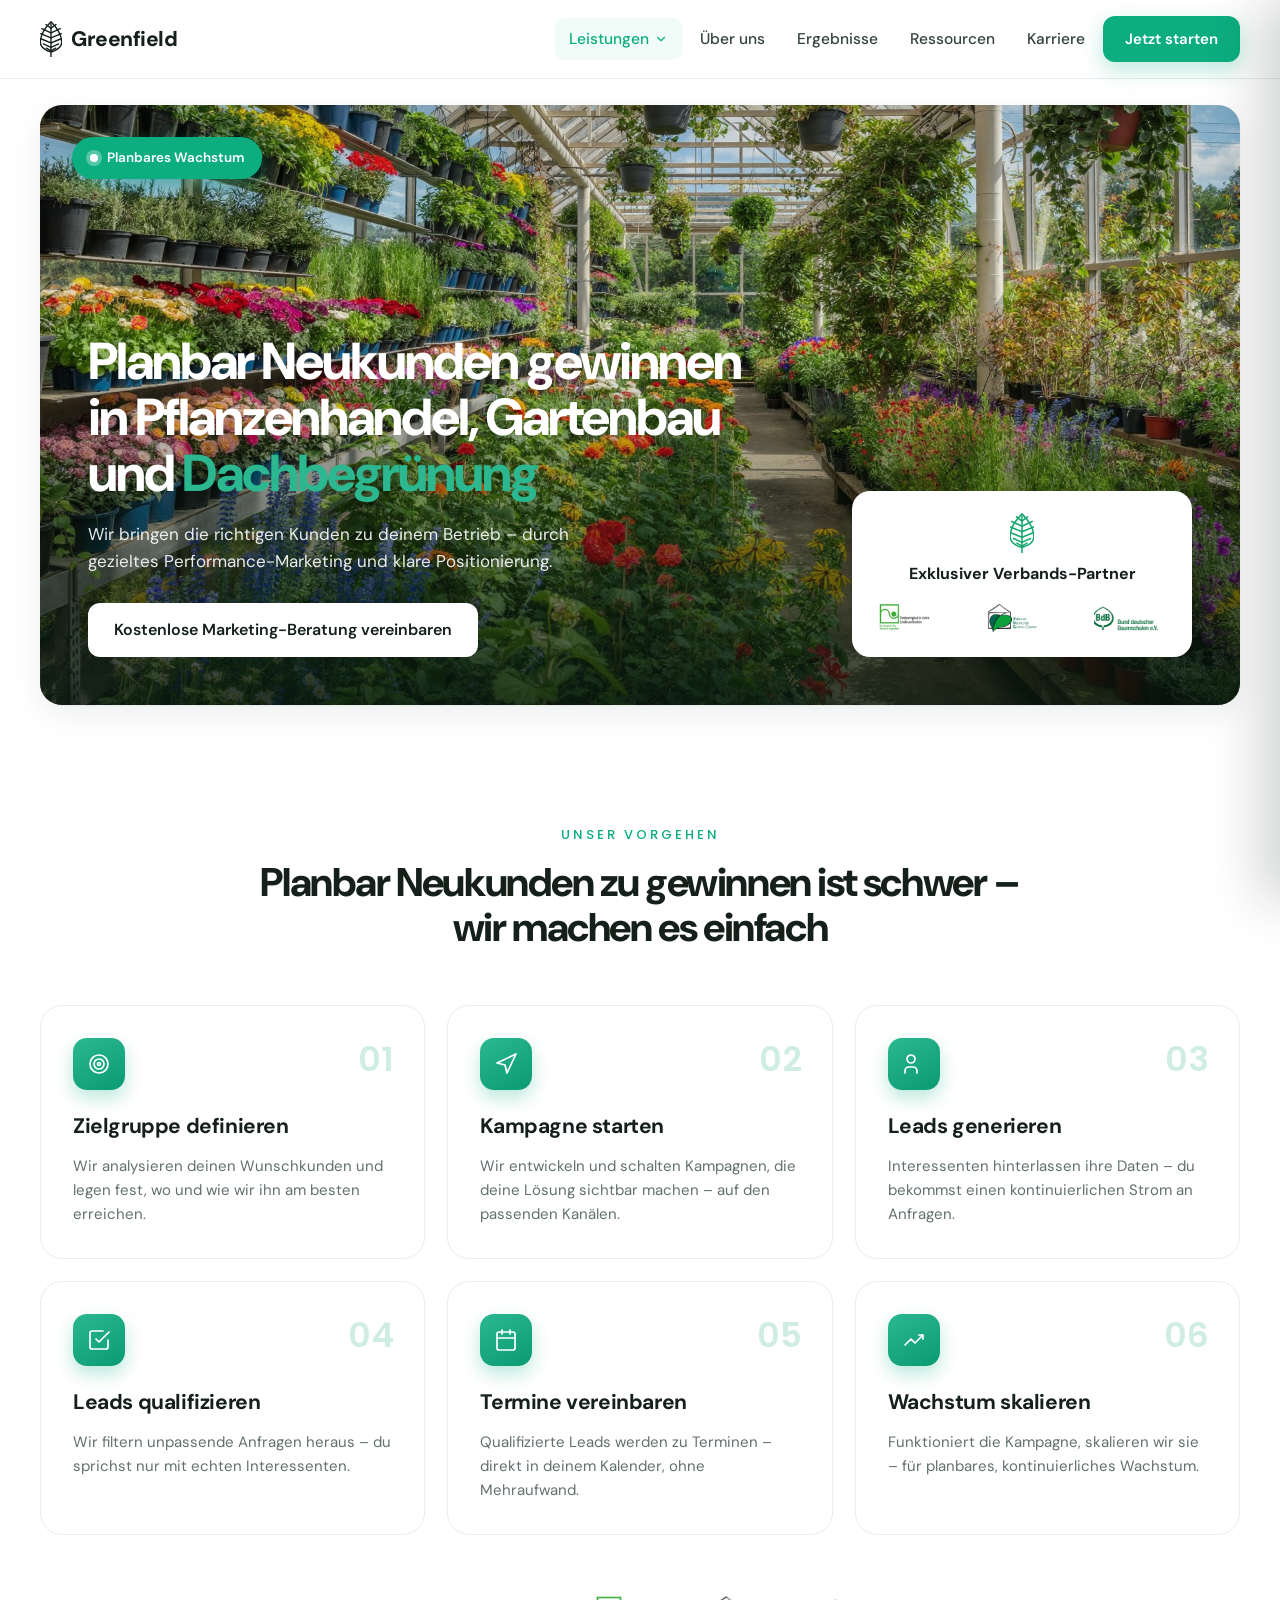
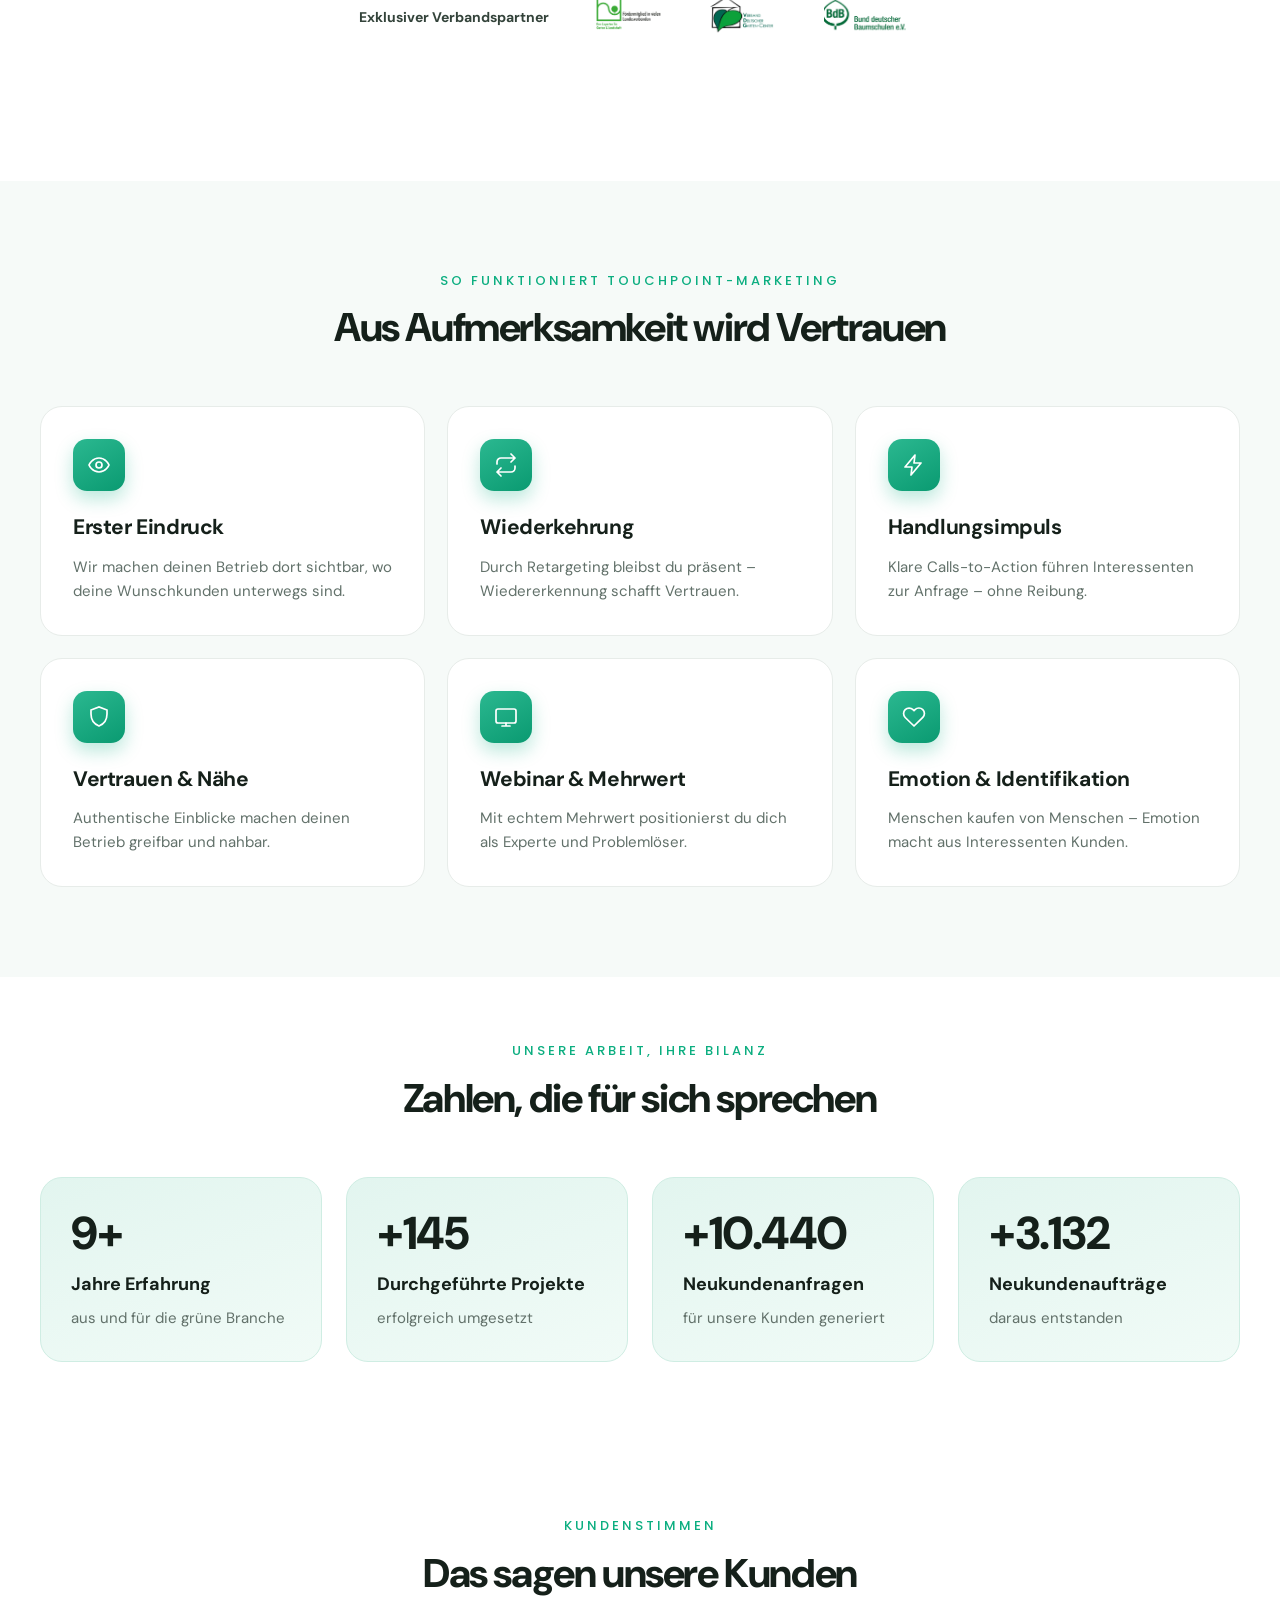
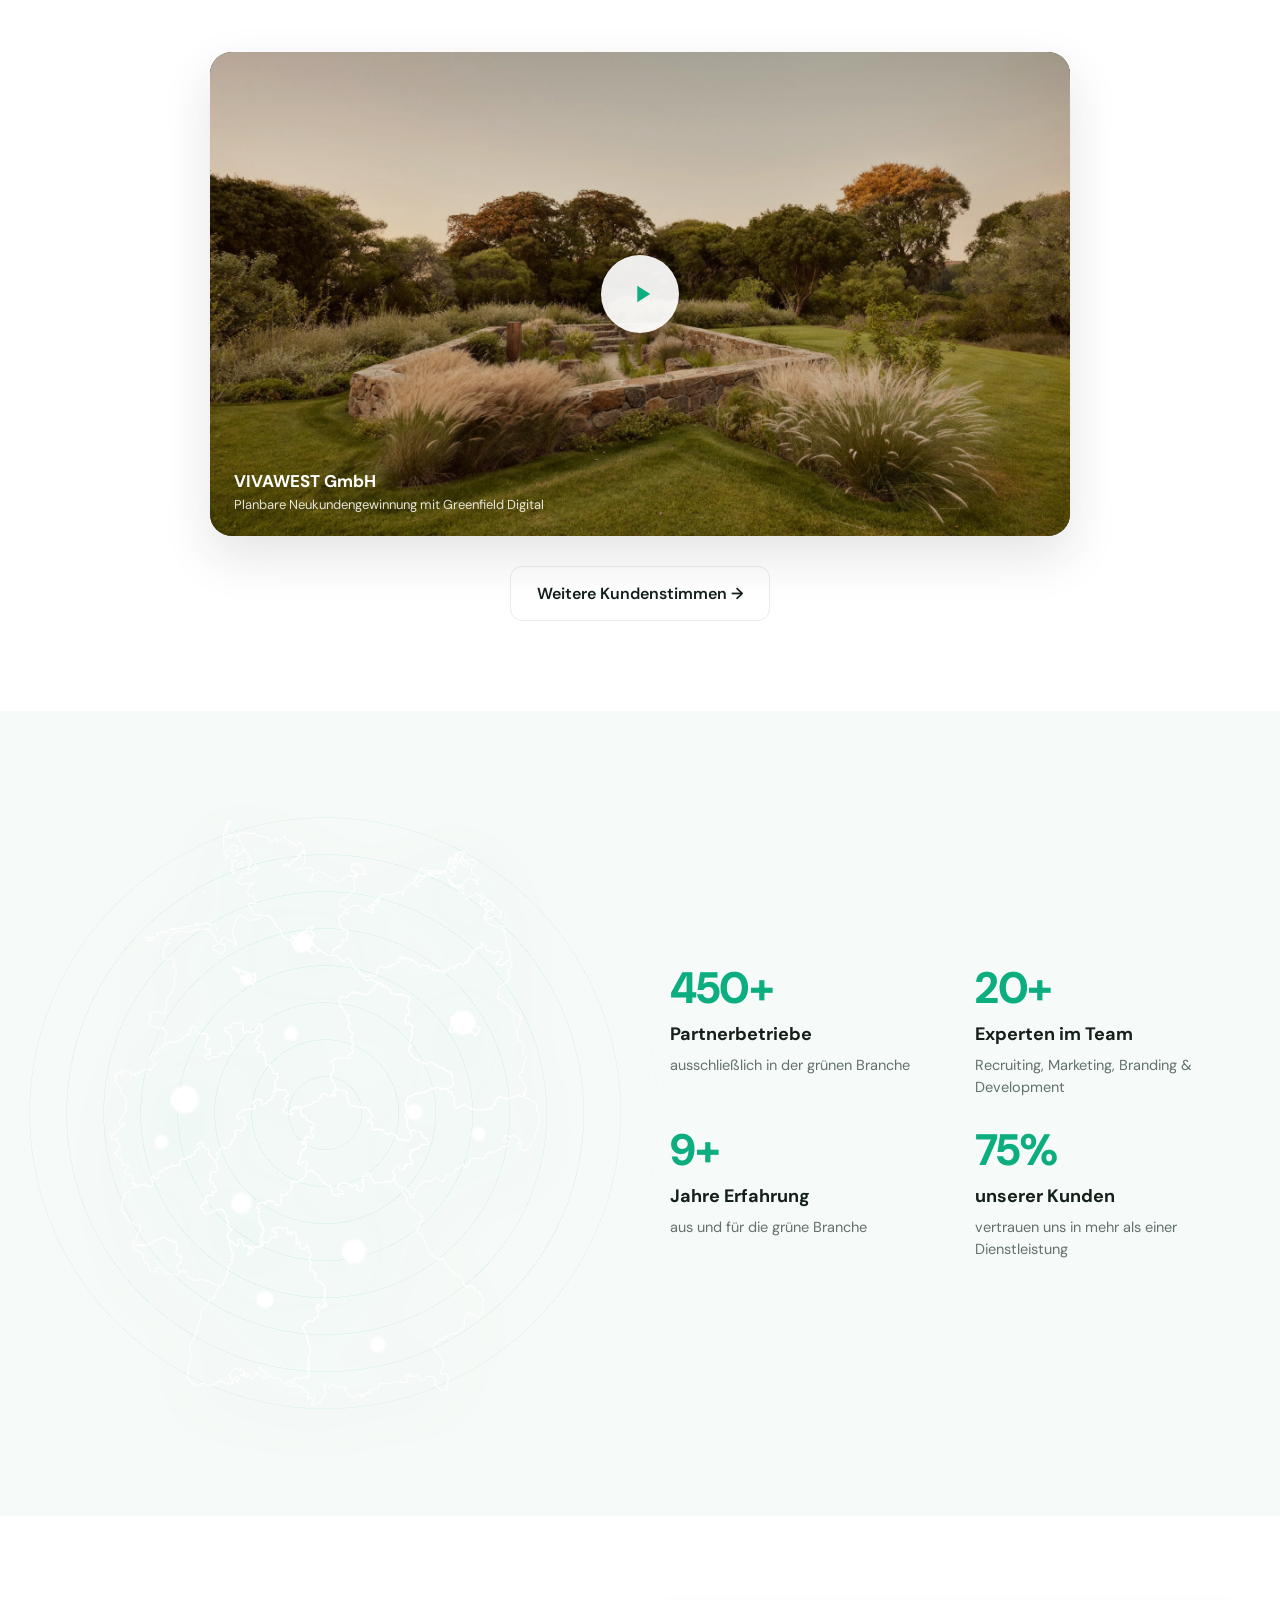
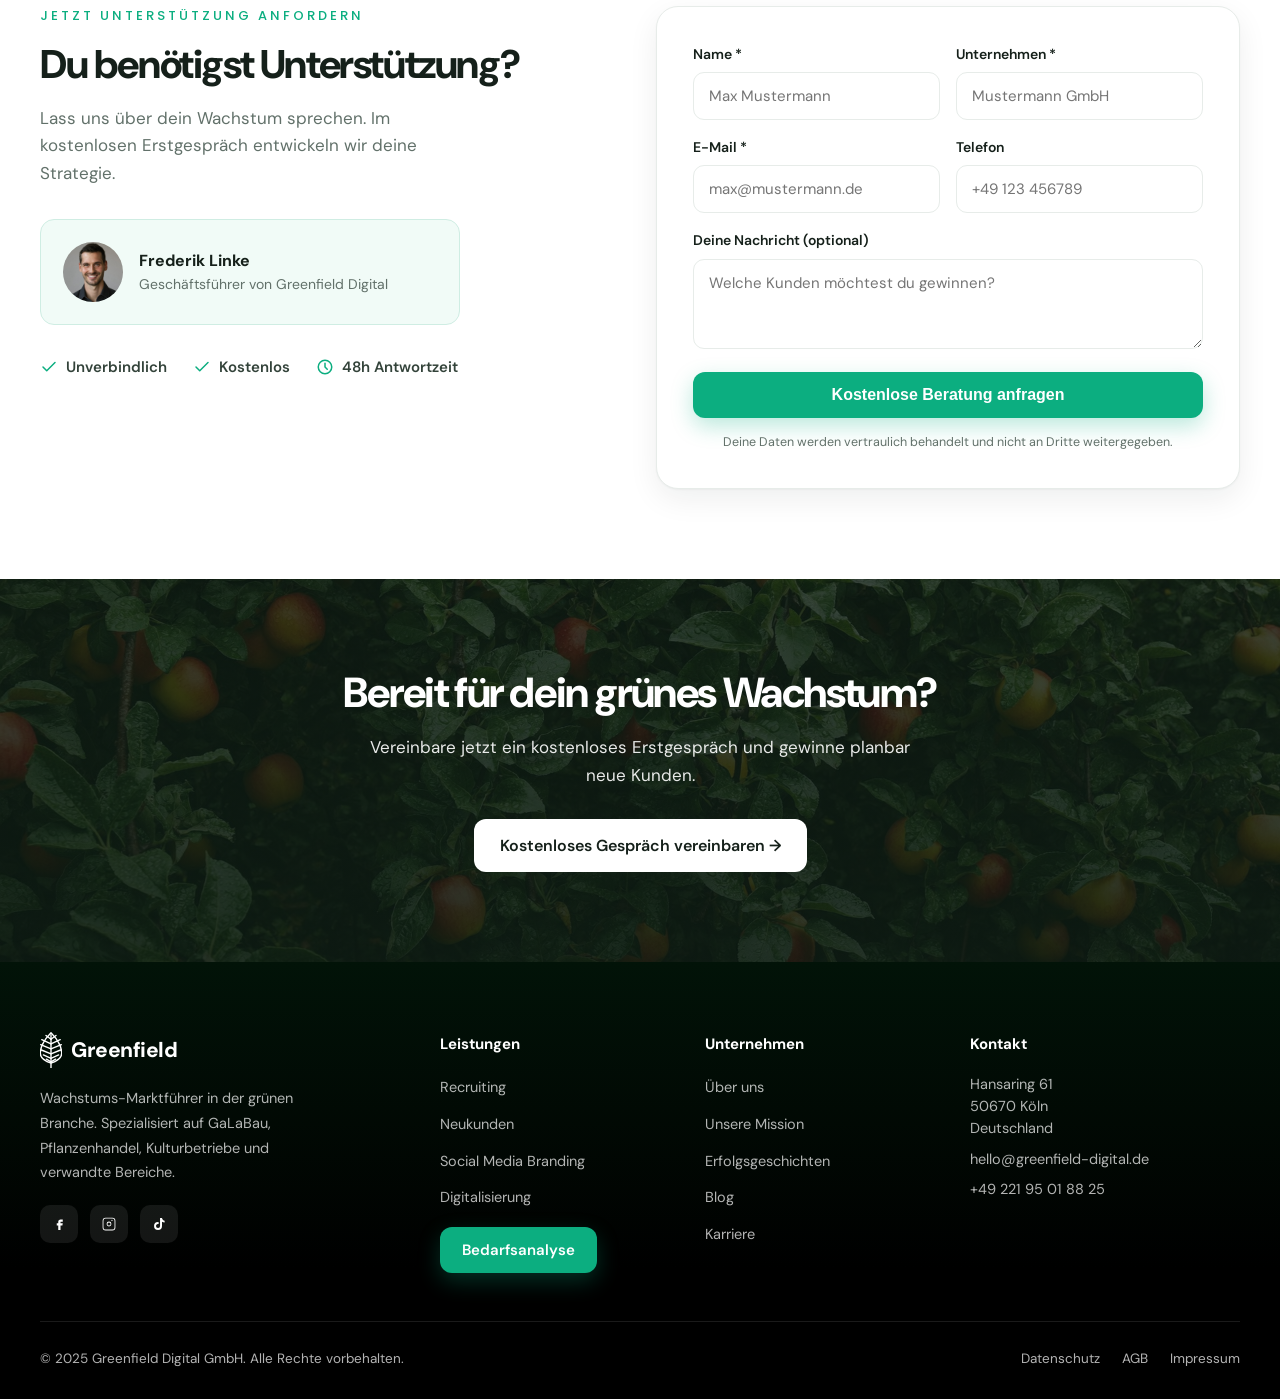
<file: neukundengewinnung.html>
<!DOCTYPE html>
<html lang="de">
<head>
<meta charset="UTF-8">
<meta name="viewport" content="width=device-width, initial-scale=1.0">
<title>Neukundengewinnung für die grüne Branche · Greenfield Digital</title>
<meta name="description" content="Planbar Neukunden gewinnen in Pflanzenhandel, Gartenbau und Dachbegrünung. Zielgerichtetes Performance-Marketing für die grüne Branche.">
<link rel="canonical" href="https://greenfield-digital.de/neukundengewinnung.html">
<link rel="icon" href="assets/favicon.svg" type="image/svg+xml">
<link rel="icon" href="assets/favicon.png" type="image/png">
<link rel="apple-touch-icon" href="assets/apple-touch-icon.png">
<link rel="preconnect" href="https://fonts.googleapis.com">
<link rel="preconnect" href="https://fonts.gstatic.com" crossorigin>
<link href="https://fonts.googleapis.com/css2?family=DM+Sans:opsz,wght@9..40,400;9..40,500;9..40,600;9..40,700;9..40,800&family=Poppins:wght@500;600&display=swap" rel="stylesheet">
<link rel="stylesheet" href="assets/site.css">
</head>
<body>

<!-- HEADER -->
<header>
  <div class="wrap nav">
    <a href="index.html" class="brand">
      <span class="mark"><svg viewBox="0 0 56 94" fill="none" stroke="currentColor" stroke-width="3.6" stroke-linecap="round" stroke-linejoin="round"><path d="M28 2 C40 14 55 32 56 54 C56.6 66 45 76 28 81 C11 76 -0.6 66 0 54 C1 32 16 14 28 2 Z"/><path d="M28 7 V94"/><path d="M28 19 L41 9 M28 31 L52 20 M28 44 L55 33 M28 57 L53 47 M28 69 L48 60 M28 78 L40 71"/><path d="M28 19 L15 9 M28 31 L4 20 M28 44 L1 33 M28 57 L3 47 M28 69 L8 60 M28 78 L16 71"/></svg></span>
      <span class="txt-single">Greenfield</span>
    </a>
    <div class="sp"></div>
    <nav class="nav-links">
      <div class="has-drop">
        <a class="nav-link active" href="recruiting.html">Leistungen
          <svg viewBox="0 0 24 24" fill="none" stroke="currentColor" stroke-width="2"><path d="m6 9 6 6 6-6" stroke-linecap="round" stroke-linejoin="round"/></svg></a>
        <div class="drop">
          <a href="recruiting.html"><span class="di"><svg viewBox="0 0 24 24" fill="none" stroke-width="1.7"><path d="M16 21v-2a4 4 0 0 0-4-4H6a4 4 0 0 0-4 4v2M9 11a4 4 0 1 0 0-8 4 4 0 0 0 0 8ZM19 16l2 2 4-4" stroke-linecap="round" stroke-linejoin="round"/></svg></span><span><b>Recruiting</b><span>Nachhaltige Personalgewinnung</span></span></a>
          <a href="neukundengewinnung.html"><span class="di"><svg viewBox="0 0 24 24" fill="none" stroke-width="1.7"><path d="M3 21v-2a4 4 0 0 1 4-4h4a4 4 0 0 1 4 4v2M9 11a4 4 0 1 0 0-8 4 4 0 0 0 0 8ZM19 8v6M16 11h6" stroke-linecap="round" stroke-linejoin="round"/></svg></span><span><b>Neukundengewinnung</b><span>Planbar neue Aufträge</span></span></a>
          <a href="social-media.html"><span class="di"><svg viewBox="0 0 24 24" fill="none" stroke-width="1.7"><path d="M7 11l5-7 5 7M5 11h14l-1.5 9h-11L5 11Z" stroke-linecap="round" stroke-linejoin="round"/></svg></span><span><b>Social Media &amp; Branding</b><span>Platzhirsch in der Region</span></span></a>
          <a href="digitalisierung.html"><span class="di"><svg viewBox="0 0 24 24" fill="none" stroke-width="1.7"><rect x="3" y="4" width="18" height="14" rx="2"/><path d="M8 21h8M12 18v3M8 10l2 2 4-4" stroke-linecap="round" stroke-linejoin="round"/></svg></span><span><b>Digitalisierung &amp; KI</b><span>Prozesse neu gedacht</span></span></a>
        </div>
      </div>
      <a class="nav-link" href="ueber-uns.html">Über uns</a>
      <a class="nav-link" href="ergebnisse.html">Ergebnisse</a>
      <a class="nav-link" href="blog.html">Ressourcen</a>
      <a class="nav-link" href="karriere.html">Karriere</a>
      <a class="btn btn-green btn-sm" href="#kontakt">Jetzt starten</a>
    </nav>
    <button class="burger" id="burger" aria-label="Menü öffnen"><span></span><span></span><span></span></button>
  </div>
</header>

<!-- MOBILE MENU -->
<div class="m-overlay" id="mOverlay"></div>
<nav class="m-menu" id="mMenu">
  <span class="m-cap">Leistungen</span>
  <a class="sub" href="recruiting.html">Recruiting</a>
  <a class="sub" href="neukundengewinnung.html">Neukundengewinnung</a>
  <a class="sub" href="social-media.html">Social Media &amp; Branding</a>
  <a class="sub" href="digitalisierung.html">Digitalisierung &amp; KI</a>
  <span class="m-cap">Mehr</span>
  <a href="ueber-uns.html">Über uns</a>
  <a href="ergebnisse.html">Ergebnisse</a>
  <a href="blog.html">Ressourcen</a>
  <a href="karriere.html">Karriere</a>
  <a class="btn btn-green" href="#kontakt">Jetzt starten</a>
</nav>

<!-- HERO -->
<section class="hero">
  <div class="wrap">
    <div class="hero-grid solo">
      <div class="hero-main">
        <img class="bg" src="assets/hero-neukunden.jpg" alt="Neukundengewinnung für die grüne Branche">
        <span class="hero-badge"><span class="dot"></span>Planbares Wachstum</span>
        <h1>Planbar Neukunden gewinnen in Pflanzenhandel, Gartenbau und <span class="u">Dachbegrünung</span></h1>
        <p>Wir bringen die richtigen Kunden zu deinem Betrieb – durch gezieltes Performance-Marketing und klare Positionierung.</p>
        <div><a href="#kontakt" class="btn btn-white">Kostenlose Marketing-Beratung vereinbaren</a></div>
        <div class="hero-partner">
          <span class="hp-leaf"><svg viewBox="0 0 56 94" fill="none" stroke="#16A86F" stroke-width="3.6" stroke-linecap="round" stroke-linejoin="round"><path d="M28 2 C40 14 55 32 56 54 C56.6 66 45 76 28 81 C11 76 -0.6 66 0 54 C1 32 16 14 28 2 Z"/><path d="M28 7 V94"/><path d="M28 19 L41 9 M28 31 L52 20 M28 44 L55 33 M28 57 L53 47 M28 69 L48 60 M28 78 L40 71"/><path d="M28 19 L15 9 M28 31 L4 20 M28 44 L1 33 M28 57 L3 47 M28 69 L8 60 M28 78 L16 71"/></svg></span>
          <div class="hp-head">Exklusiver Verbands-Partner</div>
          <div class="hp-logos"><img src="assets/partner-1.png" alt="Fördermitglied in vielen Landesverbänden"><img src="assets/partner-2.png" alt="Verband Deutscher Garten-Center"><img src="assets/partner-3.png" alt="Bund deutscher Baumschulen e.V."></div>
        </div>
      </div>
    </div>
  </div>
</section>

<!-- 6 CARDS PROZESS -->
<section style="padding:90px 0">
  <div class="wrap">
    <div class="sec-head rv">
      <span class="caps">Unser Vorgehen</span>
      <h2>Planbar Neukunden zu gewinnen ist schwer – wir machen es einfach</h2>
    </div>
    <div class="icards c3">
      <div class="icard rv"><div class="step">01</div><div class="ic"><svg viewBox="0 0 24 24" fill="none" stroke-width="1.7"><circle cx="12" cy="12" r="9"/><circle cx="12" cy="12" r="5"/><circle cx="12" cy="12" r="1.5"/></svg></div><h3>Zielgruppe definieren</h3><p>Wir analysieren deinen Wunschkunden und legen fest, wo und wie wir ihn am besten erreichen.</p></div>
      <div class="icard rv"><div class="step">02</div><div class="ic"><svg viewBox="0 0 24 24" fill="none" stroke-width="1.7"><path d="M3 11l19-9-9 19-2-8-8-2Z" stroke-linecap="round" stroke-linejoin="round"/></svg></div><h3>Kampagne starten</h3><p>Wir entwickeln und schalten Kampagnen, die deine Lösung sichtbar machen – auf den passenden Kanälen.</p></div>
      <div class="icard rv"><div class="step">03</div><div class="ic"><svg viewBox="0 0 24 24" fill="none" stroke-width="1.7"><path d="M3 21v-2a4 4 0 0 1 4-4h4a4 4 0 0 1 4 4v2M9 11a4 4 0 1 0 0-8 4 4 0 0 0 0 8Z" stroke-linecap="round" stroke-linejoin="round"/></svg></div><h3>Leads generieren</h3><p>Interessenten hinterlassen ihre Daten – du bekommst einen kontinuierlichen Strom an Anfragen.</p></div>
      <div class="icard rv"><div class="step">04</div><div class="ic"><svg viewBox="0 0 24 24" fill="none" stroke-width="1.7"><path d="M9 11l3 3L22 4M21 12v7a2 2 0 0 1-2 2H5a2 2 0 0 1-2-2V5a2 2 0 0 1 2-2h11" stroke-linecap="round" stroke-linejoin="round"/></svg></div><h3>Leads qualifizieren</h3><p>Wir filtern unpassende Anfragen heraus – du sprichst nur mit echten Interessenten.</p></div>
      <div class="icard rv"><div class="step">05</div><div class="ic"><svg viewBox="0 0 24 24" fill="none" stroke-width="1.7"><rect x="3" y="4" width="18" height="18" rx="2"/><path d="M16 2v4M8 2v4M3 10h18" stroke-linecap="round"/></svg></div><h3>Termine vereinbaren</h3><p>Qualifizierte Leads werden zu Terminen – direkt in deinem Kalender, ohne Mehraufwand.</p></div>
      <div class="icard rv"><div class="step">06</div><div class="ic"><svg viewBox="0 0 24 24" fill="none" stroke-width="1.7"><path d="M3 17l6-6 4 4 8-8M21 7v4M21 7h-4" stroke-linecap="round" stroke-linejoin="round"/></svg></div><h3>Wachstum skalieren</h3><p>Funktioniert die Kampagne, skalieren wir sie – für planbares, kontinuierliches Wachstum.</p></div>
    </div>
    <div class="logos" style="padding:50px 0 0">
      <div class="wrap" style="padding:0"><div class="vpartner">
        <span class="vp-cap">Exklusiver Verbandspartner</span>
        <img src="assets/partner-1.png" alt="Fördermitglied in vielen Landesverbänden">
        <img src="assets/partner-2.png" alt="Verband Deutscher Garten-Center">
        <img src="assets/partner-3.png" alt="Bund deutscher Baumschulen e.V.">
      </div></div>
    </div>
  </div>
</section>

<!-- TOUCHPOINT -->
<section style="padding:90px 0;background:var(--soft)">
  <div class="wrap">
    <div class="sec-head rv"><span class="caps">So funktioniert Touchpoint-Marketing</span><h2>Aus Aufmerksamkeit wird Vertrauen</h2></div>
    <div class="icards c3">
      <div class="icard rv"><div class="ic"><svg viewBox="0 0 24 24" fill="none" stroke-width="1.7"><path d="M2 12s3-7 10-7 10 7 10 7-3 7-10 7-10-7-10-7Z"/><circle cx="12" cy="12" r="3"/></svg></div><h3>Erster Eindruck</h3><p>Wir machen deinen Betrieb dort sichtbar, wo deine Wunschkunden unterwegs sind.</p></div>
      <div class="icard rv"><div class="ic"><svg viewBox="0 0 24 24" fill="none" stroke-width="1.7"><path d="M17 1l4 4-4 4M3 11V9a4 4 0 0 1 4-4h14M7 23l-4-4 4-4M21 13v2a4 4 0 0 1-4 4H3" stroke-linecap="round" stroke-linejoin="round"/></svg></div><h3>Wiederkehrung</h3><p>Durch Retargeting bleibst du präsent – Wiedererkennung schafft Vertrauen.</p></div>
      <div class="icard rv"><div class="ic"><svg viewBox="0 0 24 24" fill="none" stroke-width="1.7"><path d="M13 2 3 14h7l-1 8 10-12h-7l1-8Z" stroke-linecap="round" stroke-linejoin="round"/></svg></div><h3>Handlungsimpuls</h3><p>Klare Calls-to-Action führen Interessenten zur Anfrage – ohne Reibung.</p></div>
      <div class="icard rv"><div class="ic"><svg viewBox="0 0 24 24" fill="none" stroke-width="1.7"><path d="M12 21c5-2 8-6 8-12V5l-8-3-8 3v4c0 6 3 10 8 12Z"/></svg></div><h3>Vertrauen &amp; Nähe</h3><p>Authentische Einblicke machen deinen Betrieb greifbar und nahbar.</p></div>
      <div class="icard rv"><div class="ic"><svg viewBox="0 0 24 24" fill="none" stroke-width="1.7"><rect x="2" y="4" width="20" height="14" rx="2"/><path d="M8 21h8M12 18v3" stroke-linecap="round"/></svg></div><h3>Webinar &amp; Mehrwert</h3><p>Mit echtem Mehrwert positionierst du dich als Experte und Problemlöser.</p></div>
      <div class="icard rv"><div class="ic"><svg viewBox="0 0 24 24" fill="none" stroke-width="1.7"><path d="M20.8 4.6a5.5 5.5 0 0 0-7.8 0L12 5.7l-1-1a5.5 5.5 0 0 0-7.8 7.8L12 21l8.8-8.6a5.5 5.5 0 0 0 0-7.8Z" stroke-linecap="round" stroke-linejoin="round"/></svg></div><h3>Emotion &amp; Identifikation</h3><p>Menschen kaufen von Menschen – Emotion macht aus Interessenten Kunden.</p></div>
    </div>
  </div>
</section>

<!-- STATS BILANZ -->
<section class="stats">
  <div class="wrap">
    <div class="sec-head rv"><span class="caps">Unsere Arbeit, Ihre Bilanz</span><h2>Zahlen, die für sich sprechen</h2></div>
    <div class="stats-grid">
      <div class="stat rv"><div class="num" data-countup data-num="9+">9+</div><div class="t">Jahre Erfahrung</div><div class="s">aus und für die grüne Branche</div></div>
      <div class="stat rv"><div class="num" data-countup data-num="+180">+180</div><div class="t">Durchgeführte Projekte</div><div class="s">erfolgreich umgesetzt</div></div>
      <div class="stat rv"><div class="num" data-countup data-num="+14.400">+14.400</div><div class="t">Neukundenanfragen</div><div class="s">für unsere Kunden generiert</div></div>
      <div class="stat rv"><div class="num" data-countup data-num="+4.300">+4.300</div><div class="t">Neukundenaufträge</div><div class="s">daraus entstanden</div></div>
    </div>
  </div>
</section>

<!-- TESTIMONIAL -->
<section style="padding:90px 0">
  <div class="wrap">
    <div class="sec-head rv"><span class="caps">Kundenstimmen</span><h2>Das sagen unsere Kunden</h2></div>
    <div class="vid-wrap rv">
      <img src="assets/testimonial.jpg" alt="Kundenstimme VIVAWEST">
      <a class="play" href="ergebnisse.html"><span><svg viewBox="0 0 24 24"><path d="M8 5v14l11-7z"/></svg></span></a>
      <div class="vid-cap"><b>VIVAWEST GmbH</b><span>Planbare Neukundengewinnung mit Greenfield Digital</span></div>
    </div>
    <div class="center" style="margin-top:30px"><a href="ergebnisse.html" class="btn btn-ghost">Weitere Kundenstimmen →</a></div>
  </div>
</section>

<!-- MAP -->
<section class="mapsec">
  <div class="wrap">
    <div class="map-grid">
      <div class="map-vis rv" data-demap aria-label="Deutschlandkarte mit Standorten"></div>
      <div>
        <div class="map-stats">
          <div class="map-stat rv"><div class="num" data-countup data-num="700+">700+</div><div class="t">Partnerbetriebe</div><div class="s">ausschließlich in der grünen Branche</div></div>
          <div class="map-stat rv"><div class="num" data-countup data-num="20+">20+</div><div class="t">Experten im Team</div><div class="s">Recruiting, Marketing, Branding &amp; Development</div></div>
          <div class="map-stat rv"><div class="num" data-countup data-num="9+">9+</div><div class="t">Jahre Erfahrung</div><div class="s">aus und für die grüne Branche</div></div>
          <div class="map-stat rv"><div class="num" data-countup data-num="92%">92%</div><div class="t">unserer Kunden</div><div class="s">vertrauen uns in mehr als einer Dienstleistung</div></div>
        </div>
      </div>
    </div>
  </div>
</section>

<!-- KONTAKT -->
<section class="contact" id="kontakt">
  <div class="wrap">
    <div class="contact-grid">
      <div class="contact-left rv">
        <span class="caps">Jetzt Unterstützung anfordern</span>
        <h2>Du benötigst Unterstützung?</h2>
        <p>Lass uns über dein Wachstum sprechen. Im kostenlosen Erstgespräch entwickeln wir deine Strategie.</p>
        <div class="founder"><img src="assets/founder.jpg" alt="Frederik Linke"><div><b>Frederik Linke</b><span>Geschäftsführer von Greenfield Digital</span></div></div>
        <div class="trust-row">
          <div><svg viewBox="0 0 24 24" fill="none" stroke-width="2"><path d="M20 6 9 17l-5-5" stroke-linecap="round" stroke-linejoin="round"/></svg>Unverbindlich</div>
          <div><svg viewBox="0 0 24 24" fill="none" stroke-width="2"><path d="M20 6 9 17l-5-5" stroke-linecap="round" stroke-linejoin="round"/></svg>Kostenlos</div>
          <div><svg viewBox="0 0 24 24" fill="none" stroke-width="2"><circle cx="12" cy="12" r="9"/><path d="M12 7v5l3 3" stroke-linecap="round" stroke-linejoin="round"/></svg>48h Antwortzeit</div>
        </div>
      </div>
      <div class="form-card rv">
        <form id="leadForm">
          <div class="form-row">
            <div class="field"><label>Name *</label><input name="name" required placeholder="Max Mustermann"></div>
            <div class="field"><label>Unternehmen *</label><input name="unternehmen" required placeholder="Mustermann GmbH"></div>
          </div>
          <div class="form-row">
            <div class="field"><label>E-Mail *</label><input name="email" type="email" required placeholder="max@mustermann.de"></div>
            <div class="field"><label>Telefon</label><input name="telefon" placeholder="+49 123 456789"></div>
          </div>
          <div class="field"><label>Deine Nachricht (optional)</label><textarea name="nachricht" placeholder="Welche Kunden möchtest du gewinnen?"></textarea></div>
          <input type="hidden" name="interesse" value="Neukundengewinnung">
          <button type="submit" class="btn btn-green" style="width:100%;justify-content:center">Kostenlose Beratung anfragen</button>
          <p class="form-disc">Deine Daten werden vertraulich behandelt und nicht an Dritte weitergegeben.</p>
        </form>
        <div class="form-ok" id="formOk"><svg viewBox="0 0 24 24" fill="none" stroke-width="2"><circle cx="12" cy="12" r="10"/><path d="M8 12l3 3 5-6" stroke-linecap="round" stroke-linejoin="round"/></svg><h3>Vielen Dank!</h3><p style="color:var(--muted);margin-top:8px">Wir melden uns innerhalb von 48 Stunden bei dir.</p></div>
      </div>
    </div>
  </div>
</section>

<!-- CTA BAND -->
<section class="cta">
  <div class="cta-inner">
    <img src="assets/cta-bg.jpg" alt="">
    <h2>Bereit für dein grünes Wachstum?</h2>
    <p>Vereinbare jetzt ein kostenloses Erstgespräch und gewinne planbar neue Kunden.</p>
    <a href="#kontakt" class="btn btn-white">Kostenloses Gespräch vereinbaren →</a>
  </div>
</section>

<!-- FOOTER -->
<footer>
  <div class="wrap">
    <div class="foot-grid">
      <div class="foot-brand">
        <div class="brand"><span class="mark"><svg viewBox="0 0 56 94" fill="none" stroke="currentColor" stroke-width="3.6" stroke-linecap="round" stroke-linejoin="round"><path d="M28 2 C40 14 55 32 56 54 C56.6 66 45 76 28 81 C11 76 -0.6 66 0 54 C1 32 16 14 28 2 Z"/><path d="M28 7 V94"/><path d="M28 19 L41 9 M28 31 L52 20 M28 44 L55 33 M28 57 L53 47 M28 69 L48 60 M28 78 L40 71"/><path d="M28 19 L15 9 M28 31 L4 20 M28 44 L1 33 M28 57 L3 47 M28 69 L8 60 M28 78 L16 71"/></svg></span><span class="txt-single">Greenfield</span></div>
        <p>Wachstums-Marktführer in der grünen Branche. Spezialisiert auf GaLaBau, Pflanzenhandel, Kulturbetriebe und verwandte Bereiche.</p>
        <div class="foot-soc">
          <a href="#" aria-label="Facebook"><svg viewBox="0 0 24 24"><path d="M14 9h3V6h-3c-1.7 0-3 1.3-3 3v2H9v3h2v6h3v-6h2.5l.5-3H14V9.5c0-.3.2-.5.5-.5Z"/></svg></a>
          <a href="#" aria-label="Instagram"><svg viewBox="0 0 24 24"><path d="M12 8.8A3.2 3.2 0 1 0 12 15.2 3.2 3.2 0 0 0 12 8.8Zm0 5.3a2.1 2.1 0 1 1 0-4.2 2.1 2.1 0 0 1 0 4.2ZM16.5 3.5h-9A4 4 0 0 0 3.5 7.5v9a4 4 0 0 0 4 4h9a4 4 0 0 0 4-4v-9a4 4 0 0 0-4-4Zm2.9 13a2.9 2.9 0 0 1-2.9 2.9h-9a2.9 2.9 0 0 1-2.9-2.9v-9A2.9 2.9 0 0 1 7.5 4.6h9a2.9 2.9 0 0 1 2.9 2.9v9Zm-2.7-9.3a.75.75 0 1 1-1.5 0 .75.75 0 0 1 1.5 0Z"/></svg></a>
          <a href="#" aria-label="TikTok"><svg viewBox="0 0 24 24"><path d="M16 4c.3 2 1.6 3.4 3.5 3.6v2.5c-1.3 0-2.5-.4-3.5-1.1v5.7a5.3 5.3 0 1 1-5.3-5.3c.3 0 .5 0 .8.1v2.6a2.7 2.7 0 1 0 1.9 2.6V4H16Z"/></svg></a>
        </div>
      </div>
      <div><h4>Leistungen</h4><ul><li><a href="recruiting.html">Recruiting</a></li><li><a href="neukundengewinnung.html">Neukunden</a></li><li><a href="social-media.html">Social Media Branding</a></li><li><a href="digitalisierung.html">Digitalisierung</a></li></ul><a class="btn btn-green btn-sm" href="#kontakt" style="margin-top:6px">Bedarfsanalyse</a></div>
      <div><h4>Unternehmen</h4><ul><li><a href="ueber-uns.html">Über uns</a></li><li><a href="ueber-uns.html">Unsere Mission</a></li><li><a href="ergebnisse.html">Erfolgsgeschichten</a></li><li><a href="blog.html">Blog</a></li><li><a href="karriere.html">Karriere</a></li></ul></div>
      <div class="foot-contact"><h4>Kontakt</h4><div>Hansaring 61<br>50670 Köln<br>Deutschland</div><div><a href="mailto:hello@greenfield-digital.de">hello@greenfield-digital.de</a></div><div><a href="tel:+4922195018825">+49 221 95 01 88 25</a></div></div>
    </div>
    <div class="foot-bottom">
      <div>© 2025 Greenfield Digital GmbH. Alle Rechte vorbehalten.</div>
      <div><a href="datenschutz.html">Datenschutz</a><a href="agb.html">AGB</a><a href="impressum.html">Impressum</a></div>
    </div>
  </div>
</footer>

<script>
(function(){var b=document.getElementById('burger'),o=document.getElementById('mOverlay'),m=document.getElementById('mMenu');function close(){b.classList.remove('x');o.classList.remove('open');m.classList.remove('open');document.body.style.overflow='';}function toggle(){var open=m.classList.toggle('open');b.classList.toggle('x',open);o.classList.toggle('open',open);document.body.style.overflow=open?'hidden':'';}if(b){b.addEventListener('click',toggle);o.addEventListener('click',close);m.querySelectorAll('a').forEach(function(a){a.addEventListener('click',close);});}})();
(function(){var io=new IntersectionObserver(function(es){es.forEach(function(e){if(e.isIntersecting){e.target.classList.add('in');io.unobserve(e.target);}});},{threshold:.12});document.querySelectorAll('.rv').forEach(function(el,i){el.style.transitionDelay=(i%4*60)+'ms';io.observe(el);});})();
(function(){function up(el){var raw=el.getAttribute('data-num')||el.textContent;var m=raw.match(/([\d.]+)/);if(!m)return;var target=parseFloat(m[1].replace(/\./g,''));var pre=raw.slice(0,m.index);var suf=raw.slice(m.index+m[1].length);var cur=0,step=Math.max(1,Math.ceil(target/40));var t=setInterval(function(){cur+=step;if(cur>=target){cur=target;clearInterval(t);}el.textContent=pre+(cur>=1000?cur.toLocaleString('de-DE'):cur)+suf;},22);}var io=new IntersectionObserver(function(es){es.forEach(function(e){if(e.isIntersecting){up(e.target);io.unobserve(e.target);}});},{threshold:.6});document.querySelectorAll('[data-countup]').forEach(function(el){io.observe(el);});})();
function wireForm(formId,okId,webhook){var f=document.getElementById(formId);if(!f)return;f.addEventListener('submit',function(e){e.preventDefault();var btn=f.querySelector('button[type=submit]');var orig=btn.textContent;btn.disabled=true;btn.textContent='Wird gesendet...';var data={};new FormData(f).forEach(function(v,k){if(v instanceof File){data[k]=v.name;}else{data[k]=data[k]?data[k]+', '+v:v;}});data.quelle='greenfield-digital.de';data.seite=location.pathname;data.zeitpunkt=new Date().toISOString();fetch(webhook,{method:'POST',headers:{'Content-Type':'application/json'},body:JSON.stringify(data)}).then(function(){f.style.display='none';document.getElementById(okId).style.display='block';}).catch(function(){btn.disabled=false;btn.textContent=orig;alert('Es ist ein Fehler aufgetreten. Bitte versuche es erneut oder schreibe an hello@greenfield-digital.de.');});});}
wireForm('leadForm','formOk','https://hook.eu1.make.com/1vmdn2c448cipbaicb2u9hqym6jl8fdk');
</script>
<script src="assets/de-map.js"></script>
</body>
</html>
</file>
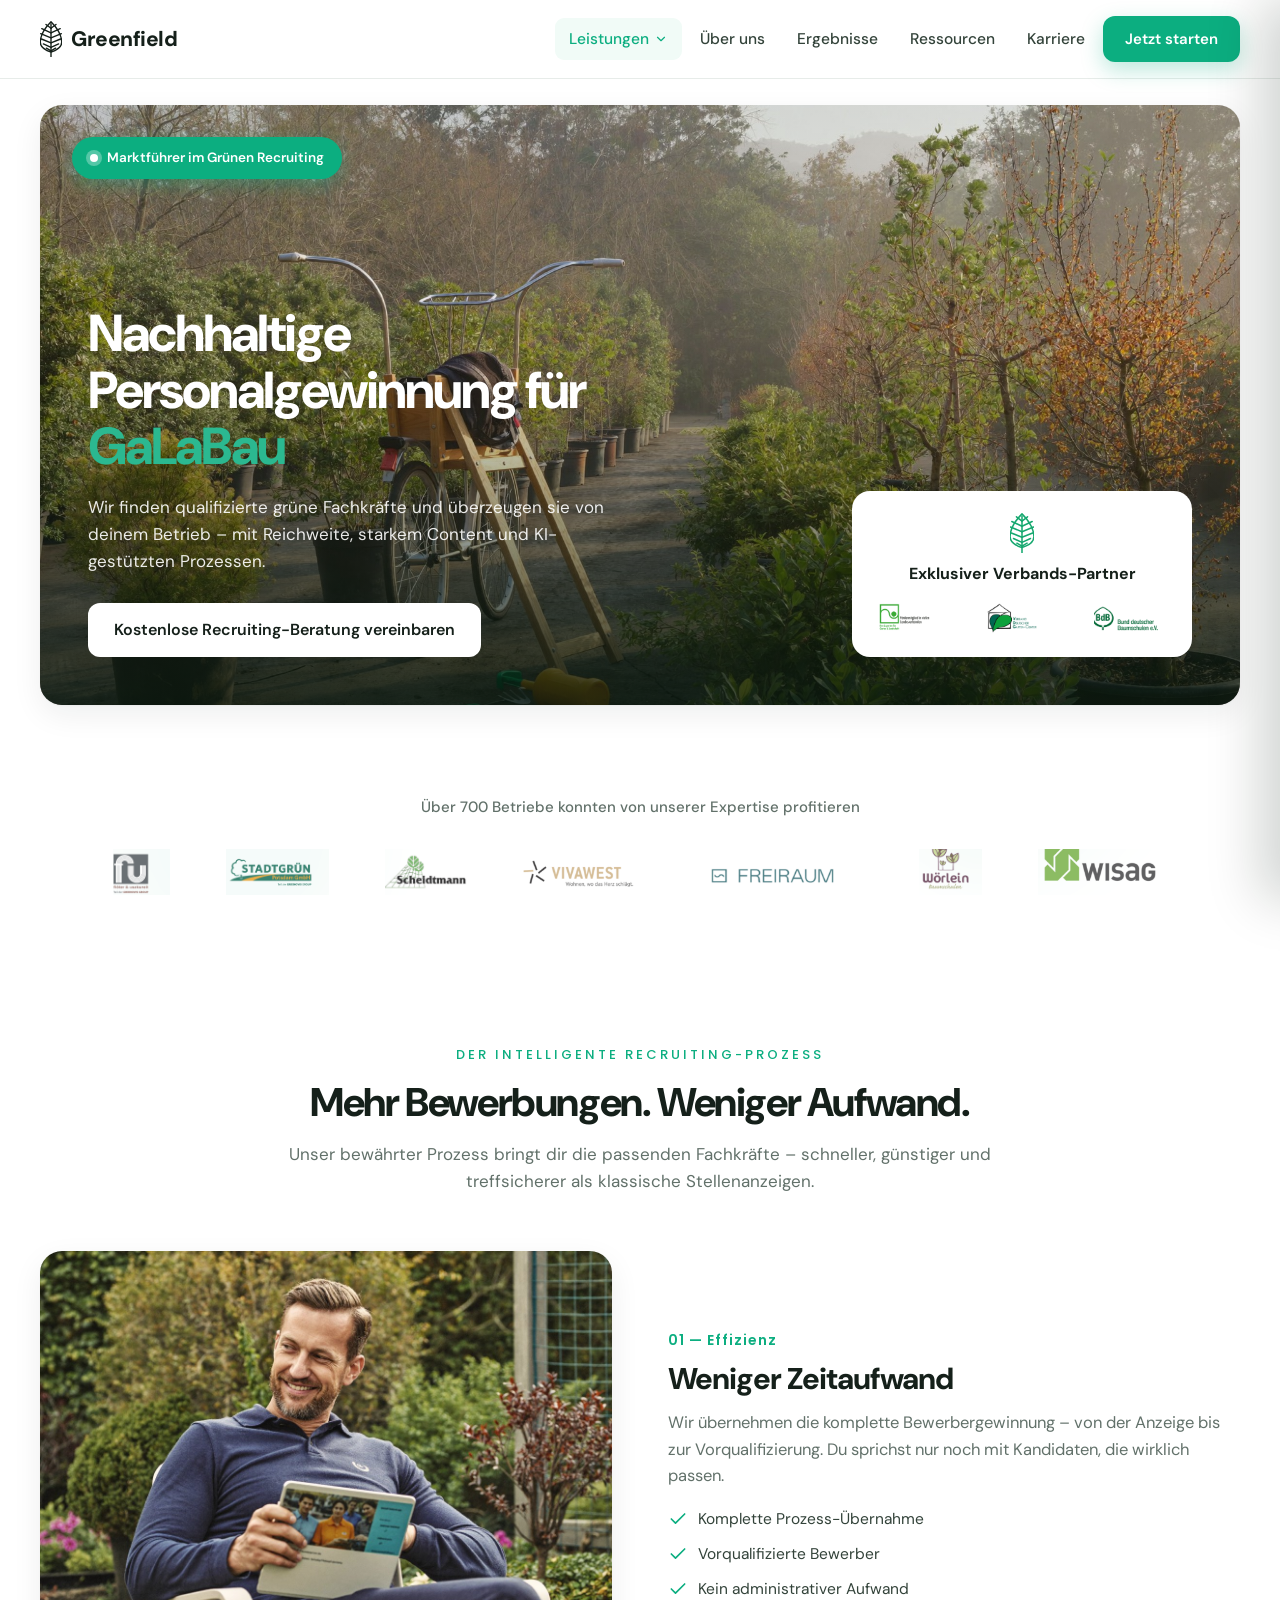
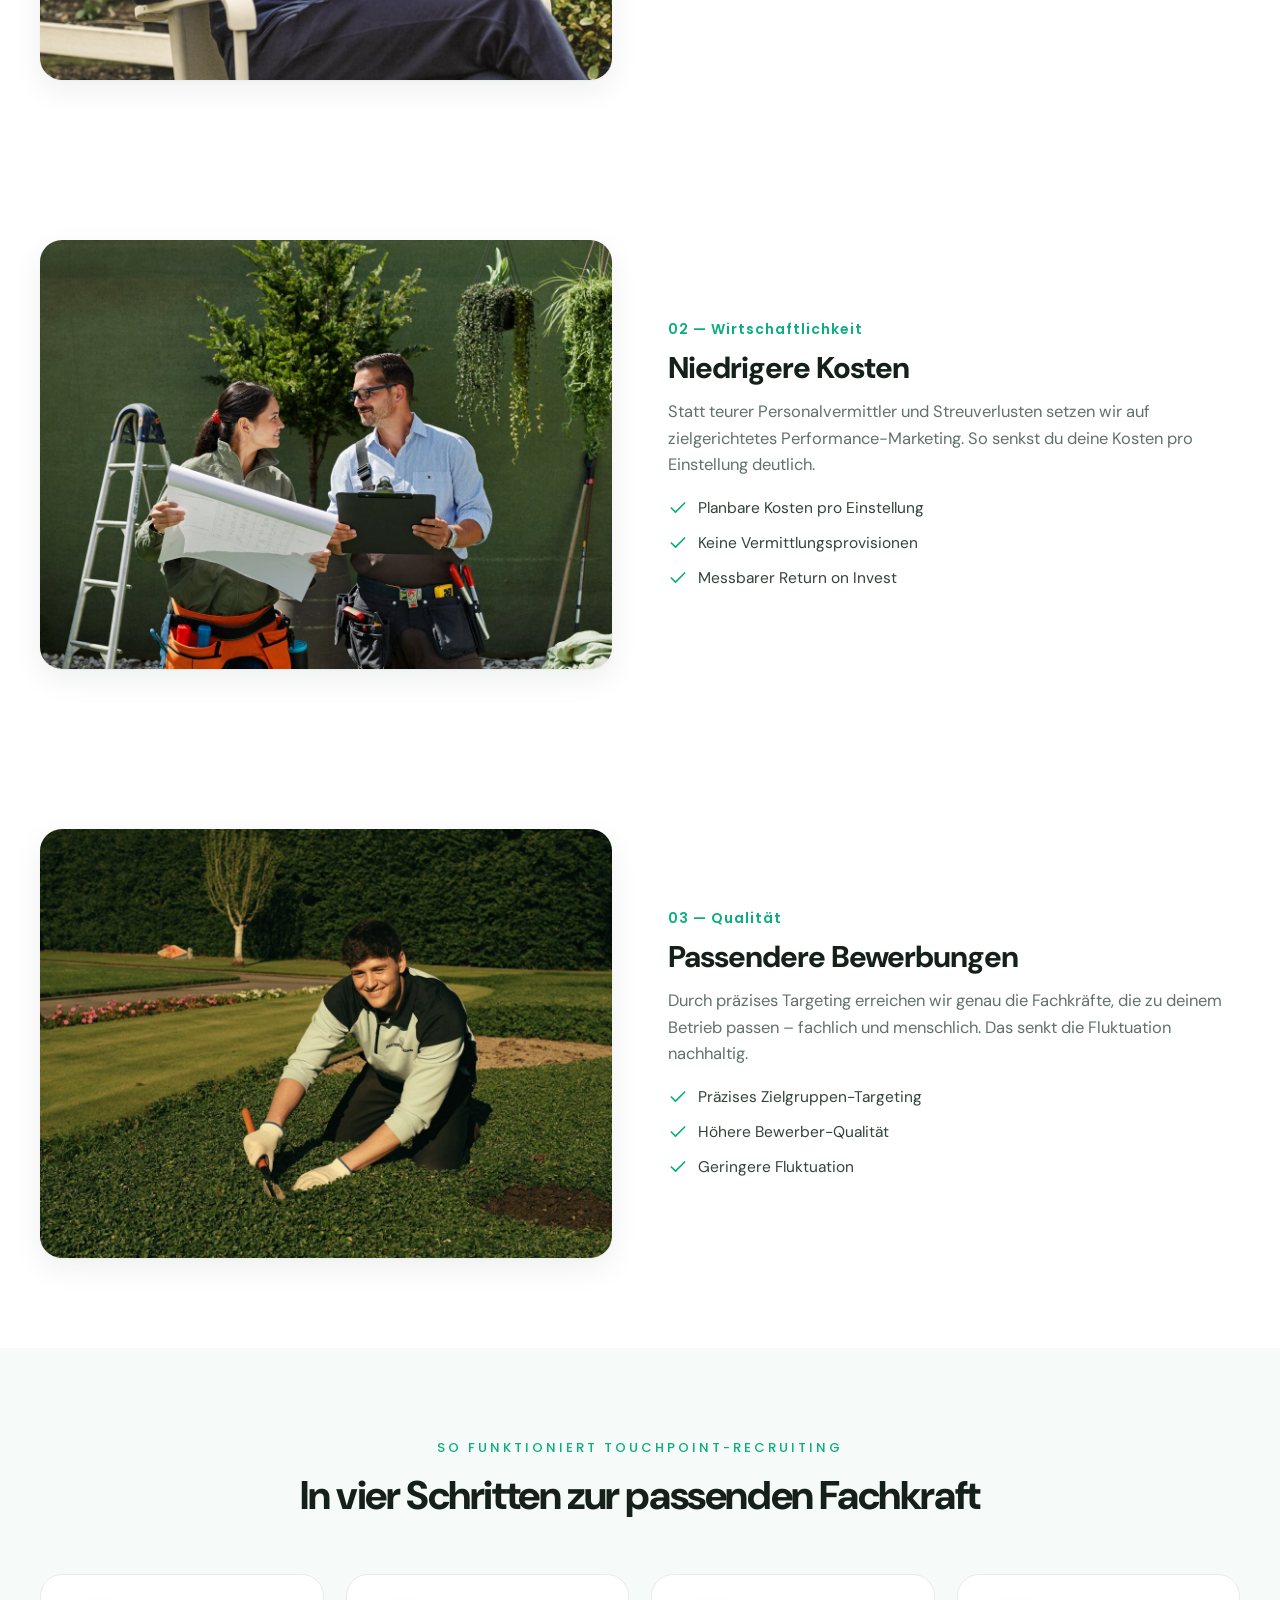
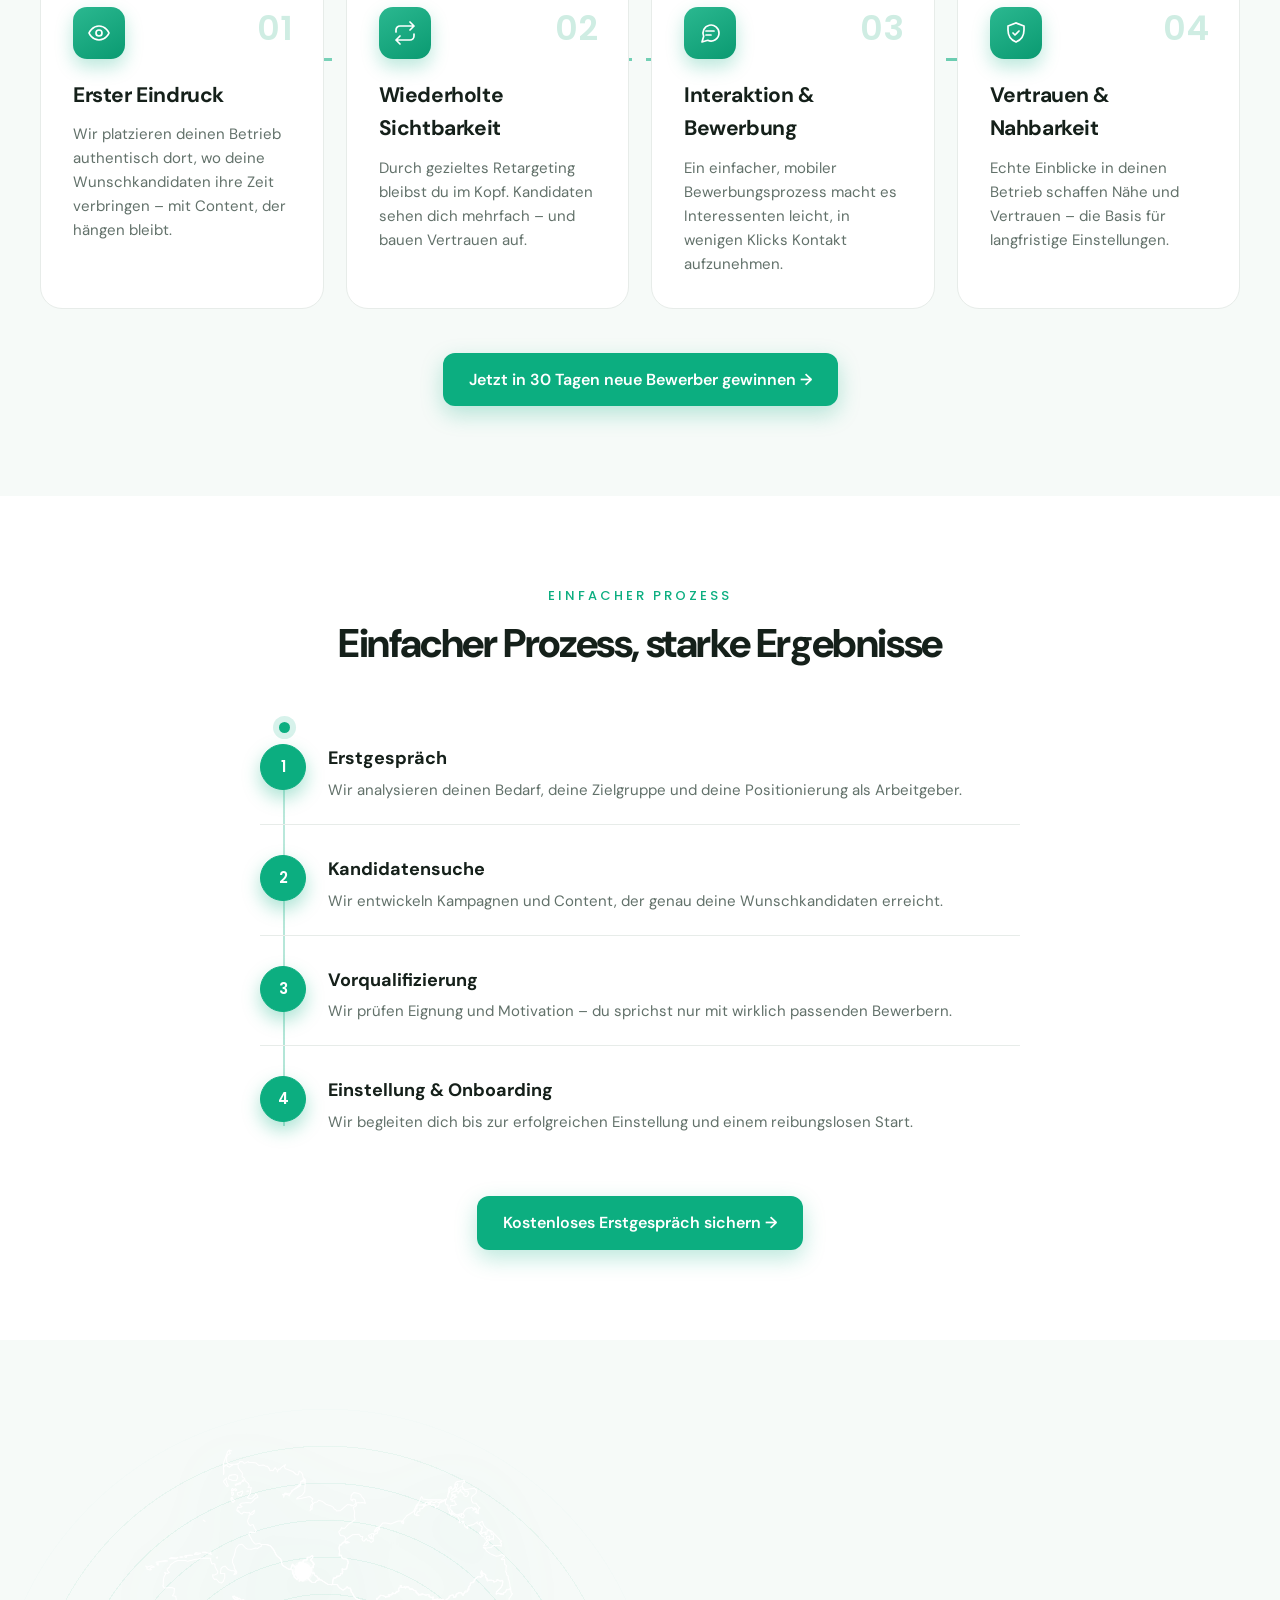
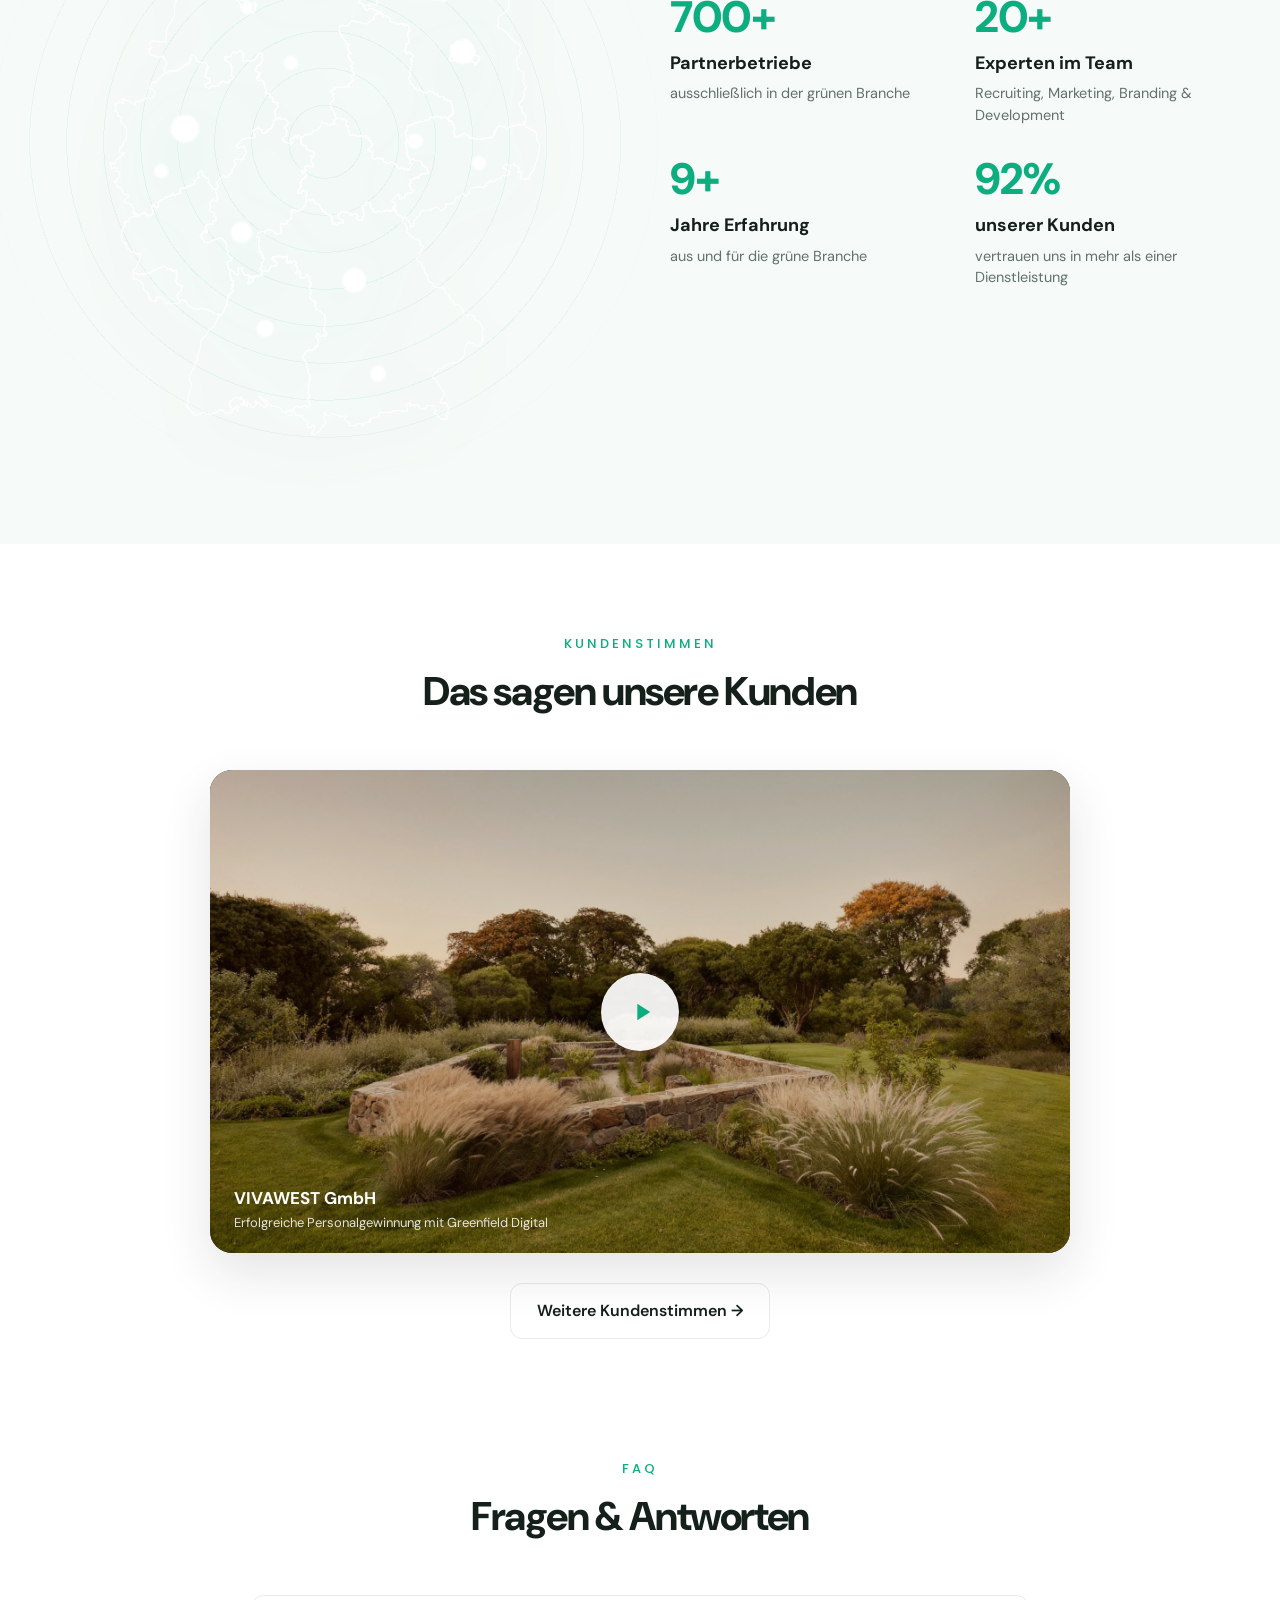
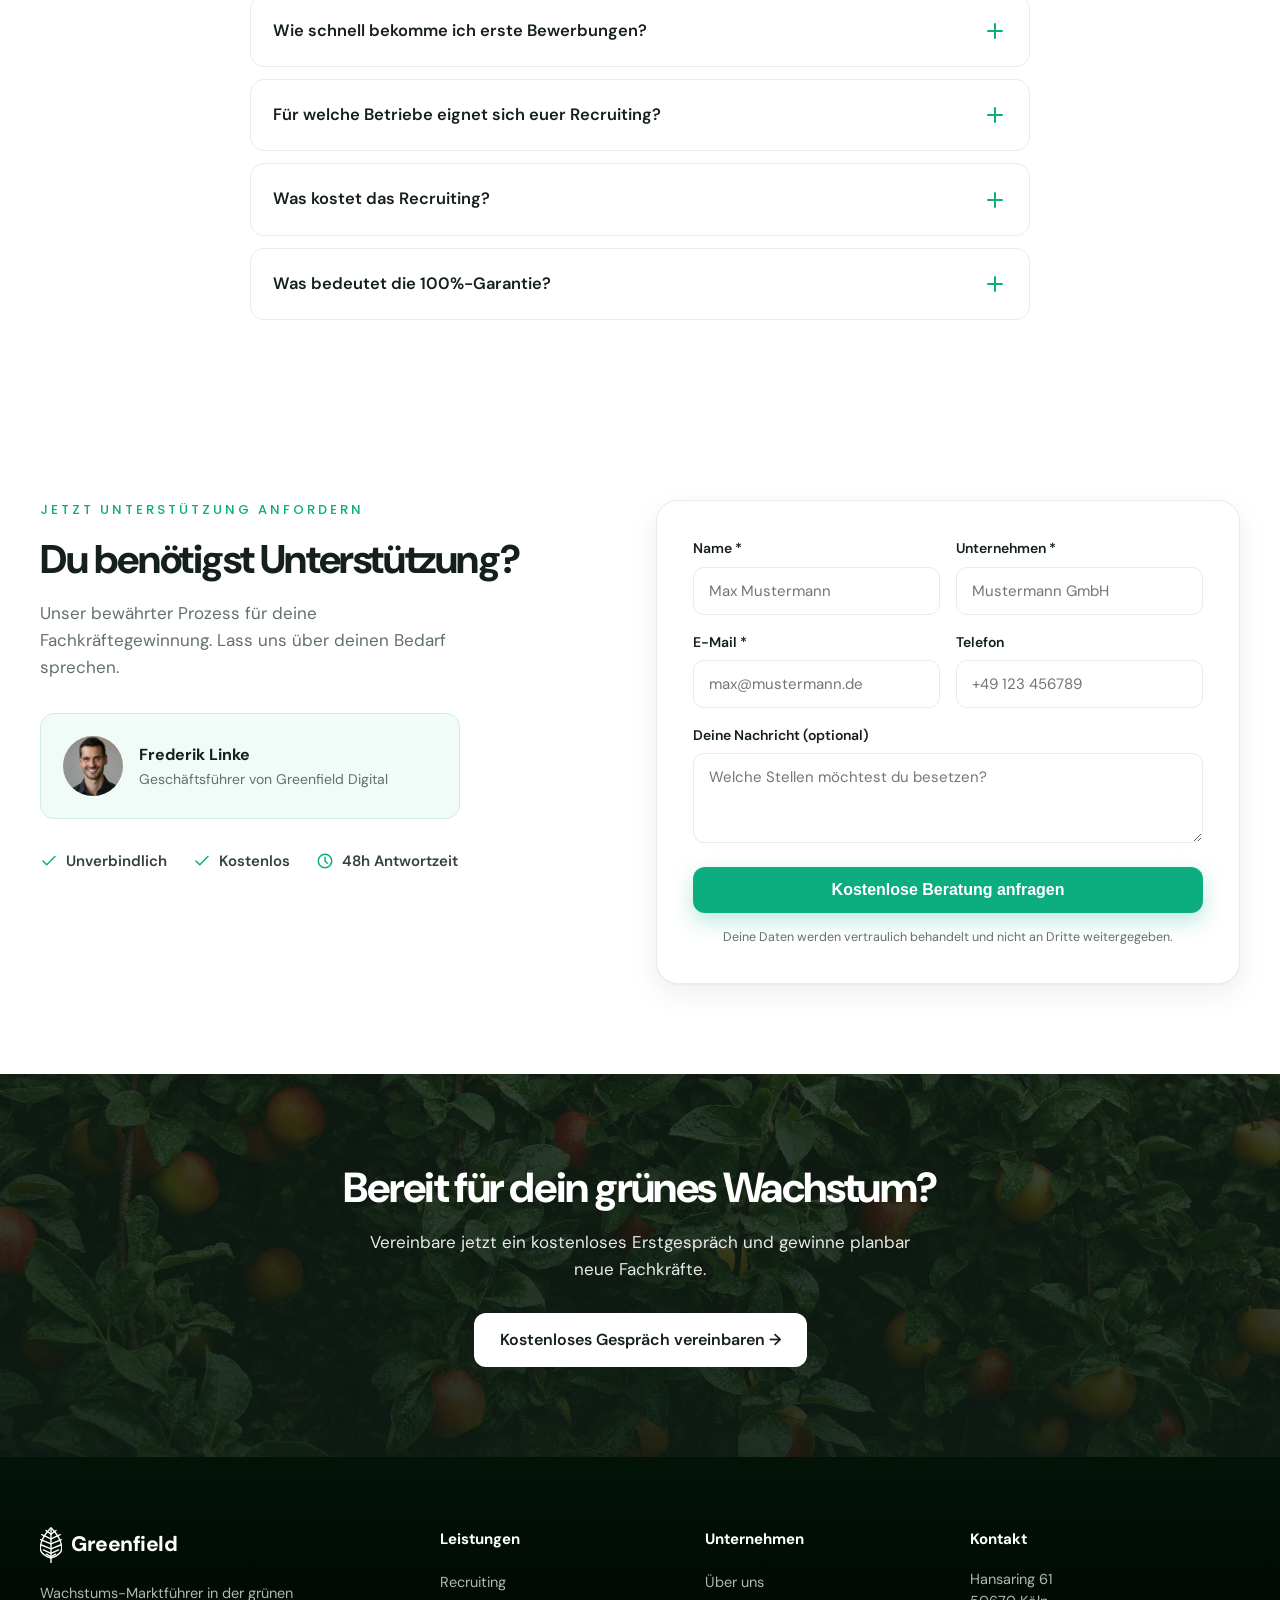
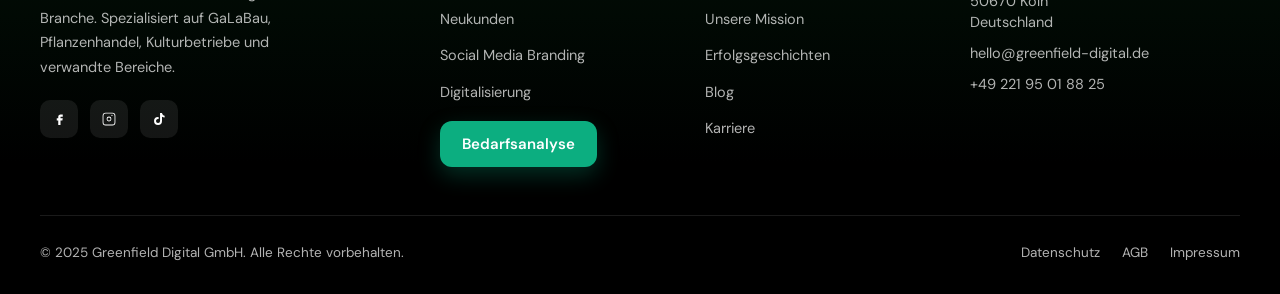
<file: recruiting.html>
<!DOCTYPE html>
<html lang="de">
<head>
<meta charset="UTF-8">
<meta name="viewport" content="width=device-width, initial-scale=1.0">
<title>Recruiting für die grüne Branche · Greenfield Digital</title>
<meta name="description" content="Nachhaltige Personalgewinnung für GaLaBau, Baumschulen und die grüne Branche. Touchpoint-Recruiting mit Reichweite, das nachweislich funktioniert.">
<link rel="canonical" href="https://greenfield-digital.de/recruiting.html">
<link rel="icon" href="assets/favicon.svg" type="image/svg+xml">
<link rel="icon" href="assets/favicon.png" type="image/png">
<link rel="apple-touch-icon" href="assets/apple-touch-icon.png">
<link rel="preconnect" href="https://fonts.googleapis.com">
<link rel="preconnect" href="https://fonts.gstatic.com" crossorigin>
<link href="https://fonts.googleapis.com/css2?family=DM+Sans:opsz,wght@9..40,400;9..40,500;9..40,600;9..40,700;9..40,800&family=Poppins:wght@500;600&display=swap" rel="stylesheet">
<link rel="stylesheet" href="assets/site.css">
</head>
<body>

<!-- HEADER -->
<header>
  <div class="wrap nav">
    <a href="index.html" class="brand">
      <span class="mark"><svg viewBox="0 0 56 94" fill="none" stroke="currentColor" stroke-width="3.6" stroke-linecap="round" stroke-linejoin="round"><path d="M28 2 C40 14 55 32 56 54 C56.6 66 45 76 28 81 C11 76 -0.6 66 0 54 C1 32 16 14 28 2 Z"/><path d="M28 7 V94"/><path d="M28 19 L41 9 M28 31 L52 20 M28 44 L55 33 M28 57 L53 47 M28 69 L48 60 M28 78 L40 71"/><path d="M28 19 L15 9 M28 31 L4 20 M28 44 L1 33 M28 57 L3 47 M28 69 L8 60 M28 78 L16 71"/></svg></span>
      <span class="txt-single">Greenfield</span>
    </a>
    <div class="sp"></div>
    <nav class="nav-links">
      <div class="has-drop">
        <a class="nav-link active" href="recruiting.html">Leistungen
          <svg viewBox="0 0 24 24" fill="none" stroke="currentColor" stroke-width="2"><path d="m6 9 6 6 6-6" stroke-linecap="round" stroke-linejoin="round"/></svg></a>
        <div class="drop">
          <a href="recruiting.html"><span class="di"><svg viewBox="0 0 24 24" fill="none" stroke-width="1.7"><path d="M16 21v-2a4 4 0 0 0-4-4H6a4 4 0 0 0-4 4v2M9 11a4 4 0 1 0 0-8 4 4 0 0 0 0 8ZM19 16l2 2 4-4" stroke-linecap="round" stroke-linejoin="round"/></svg></span><span><b>Recruiting</b><span>Nachhaltige Personalgewinnung</span></span></a>
          <a href="neukundengewinnung.html"><span class="di"><svg viewBox="0 0 24 24" fill="none" stroke-width="1.7"><path d="M3 21v-2a4 4 0 0 1 4-4h4a4 4 0 0 1 4 4v2M9 11a4 4 0 1 0 0-8 4 4 0 0 0 0 8ZM19 8v6M16 11h6" stroke-linecap="round" stroke-linejoin="round"/></svg></span><span><b>Neukundengewinnung</b><span>Planbar neue Aufträge</span></span></a>
          <a href="social-media.html"><span class="di"><svg viewBox="0 0 24 24" fill="none" stroke-width="1.7"><path d="M7 11l5-7 5 7M5 11h14l-1.5 9h-11L5 11Z" stroke-linecap="round" stroke-linejoin="round"/></svg></span><span><b>Social Media &amp; Branding</b><span>Platzhirsch in der Region</span></span></a>
          <a href="digitalisierung.html"><span class="di"><svg viewBox="0 0 24 24" fill="none" stroke-width="1.7"><rect x="3" y="4" width="18" height="14" rx="2"/><path d="M8 21h8M12 18v3M8 10l2 2 4-4" stroke-linecap="round" stroke-linejoin="round"/></svg></span><span><b>Digitalisierung &amp; KI</b><span>Prozesse neu gedacht</span></span></a>
        </div>
      </div>
      <a class="nav-link" href="ueber-uns.html">Über uns</a>
      <a class="nav-link" href="ergebnisse.html">Ergebnisse</a>
      <a class="nav-link" href="blog.html">Ressourcen</a>
      <a class="nav-link" href="karriere.html">Karriere</a>
      <a class="btn btn-green btn-sm" href="#kontakt">Jetzt starten</a>
    </nav>
    <button class="burger" id="burger" aria-label="Menü öffnen"><span></span><span></span><span></span></button>
  </div>
</header>

<!-- MOBILE MENU -->
<div class="m-overlay" id="mOverlay"></div>
<nav class="m-menu" id="mMenu">
  <span class="m-cap">Leistungen</span>
  <a class="sub" href="recruiting.html">Recruiting</a>
  <a class="sub" href="neukundengewinnung.html">Neukundengewinnung</a>
  <a class="sub" href="social-media.html">Social Media &amp; Branding</a>
  <a class="sub" href="digitalisierung.html">Digitalisierung &amp; KI</a>
  <span class="m-cap">Mehr</span>
  <a href="ueber-uns.html">Über uns</a>
  <a href="ergebnisse.html">Ergebnisse</a>
  <a href="blog.html">Ressourcen</a>
  <a href="karriere.html">Karriere</a>
  <a class="btn btn-green" href="#kontakt">Jetzt starten</a>
</nav>

<!-- HERO -->
<section class="hero">
  <div class="wrap">
    <div class="hero-grid solo">
      <div class="hero-main">
        <img class="bg" src="assets/hero-recruiting.jpg" alt="Recruiting für die grüne Branche">
        <span class="hero-badge"><span class="dot"></span>Marktführer im Grünen Recruiting</span>
        <h1>Nachhaltige Personalgewinnung für <span class="u">GaLaBau</span></h1>
        <p>Wir finden qualifizierte grüne Fachkräfte und überzeugen sie von deinem Betrieb – mit Reichweite, starkem Content und KI-gestützten Prozessen.</p>
        <div><a href="#kontakt" class="btn btn-white">Kostenlose Recruiting-Beratung vereinbaren</a></div>
        <div class="hero-partner">
          <span class="hp-leaf"><svg viewBox="0 0 56 94" fill="none" stroke="#16A86F" stroke-width="3.6" stroke-linecap="round" stroke-linejoin="round"><path d="M28 2 C40 14 55 32 56 54 C56.6 66 45 76 28 81 C11 76 -0.6 66 0 54 C1 32 16 14 28 2 Z"/><path d="M28 7 V94"/><path d="M28 19 L41 9 M28 31 L52 20 M28 44 L55 33 M28 57 L53 47 M28 69 L48 60 M28 78 L40 71"/><path d="M28 19 L15 9 M28 31 L4 20 M28 44 L1 33 M28 57 L3 47 M28 69 L8 60 M28 78 L16 71"/></svg></span>
          <div class="hp-head">Exklusiver Verbands-Partner</div>
          <div class="hp-logos"><img src="assets/partner-1.png" alt="Fördermitglied in vielen Landesverbänden"><img src="assets/partner-2.png" alt="Verband Deutscher Garten-Center"><img src="assets/partner-3.png" alt="Bund deutscher Baumschulen e.V."></div>
        </div>
      </div>
    </div>
  </div>
</section>

<!-- LOGOS -->
<section class="logos">
  <div class="wrap">
    <p>Über 700 Betriebe konnten von unserer Expertise profitieren</p>
    <div class="logo-row">
      <img src="assets/logo-fu.png" alt="flöter & uszkureit">
      <img src="assets/logo-stadtgruen.png" alt="STADTGRÜN Potsdam GmbH">
      <img src="assets/logo-scheldmann.png" alt="Scheldmann">
      <img src="assets/logo-vivawest.png" alt="VIVAWEST">
      <img src="assets/logo-freiraum.png" alt="FREIRAUM">
      <img src="assets/logo-woerlein.png" alt="Wörlein Baumschulen">
      <img src="assets/logo-wisag.png" alt="WISAG">
    </div>
  </div>
</section>

<!-- FEATURE ROWS -->
<section style="padding:90px 0">
  <div class="wrap">
    <div class="sec-head rv">
      <span class="caps">Der intelligente Recruiting-Prozess</span>
      <h2>Mehr Bewerbungen. Weniger Aufwand.</h2>
      <p>Unser bewährter Prozess bringt dir die passenden Fachkräfte – schneller, günstiger und treffsicherer als klassische Stellenanzeigen.</p>
    </div>
    <div style="display:grid;gap:80px">
      <div class="frow rv">
        <div class="fimg"><img src="assets/feature-1.jpg" alt="Weniger Zeitaufwand"></div>
        <div class="ftext">
          <div class="fnum">01 — Effizienz</div>
          <h3>Weniger Zeitaufwand</h3>
          <p>Wir übernehmen die komplette Bewerbergewinnung – von der Anzeige bis zur Vorqualifizierung. Du sprichst nur noch mit Kandidaten, die wirklich passen.</p>
          <ul>
            <li><svg viewBox="0 0 24 24" fill="none" stroke-width="2"><path d="M20 6 9 17l-5-5" stroke-linecap="round" stroke-linejoin="round"/></svg>Komplette Prozess-Übernahme</li>
            <li><svg viewBox="0 0 24 24" fill="none" stroke-width="2"><path d="M20 6 9 17l-5-5" stroke-linecap="round" stroke-linejoin="round"/></svg>Vorqualifizierte Bewerber</li>
            <li><svg viewBox="0 0 24 24" fill="none" stroke-width="2"><path d="M20 6 9 17l-5-5" stroke-linecap="round" stroke-linejoin="round"/></svg>Kein administrativer Aufwand</li>
          </ul>
        </div>
      </div>
      <div class="frow rev rv">
        <div class="fimg"><img src="assets/feature-2.jpg" alt="Niedrigere Kosten"></div>
        <div class="ftext">
          <div class="fnum">02 — Wirtschaftlichkeit</div>
          <h3>Niedrigere Kosten</h3>
          <p>Statt teurer Personalvermittler und Streuverlusten setzen wir auf zielgerichtetes Performance-Marketing. So senkst du deine Kosten pro Einstellung deutlich.</p>
          <ul>
            <li><svg viewBox="0 0 24 24" fill="none" stroke-width="2"><path d="M20 6 9 17l-5-5" stroke-linecap="round" stroke-linejoin="round"/></svg>Planbare Kosten pro Einstellung</li>
            <li><svg viewBox="0 0 24 24" fill="none" stroke-width="2"><path d="M20 6 9 17l-5-5" stroke-linecap="round" stroke-linejoin="round"/></svg>Keine Vermittlungsprovisionen</li>
            <li><svg viewBox="0 0 24 24" fill="none" stroke-width="2"><path d="M20 6 9 17l-5-5" stroke-linecap="round" stroke-linejoin="round"/></svg>Messbarer Return on Invest</li>
          </ul>
        </div>
      </div>
      <div class="frow rv">
        <div class="fimg"><img src="assets/feature-3.jpg" alt="Passendere Bewerbungen"></div>
        <div class="ftext">
          <div class="fnum">03 — Qualität</div>
          <h3>Passendere Bewerbungen</h3>
          <p>Durch präzises Targeting erreichen wir genau die Fachkräfte, die zu deinem Betrieb passen – fachlich und menschlich. Das senkt die Fluktuation nachhaltig.</p>
          <ul>
            <li><svg viewBox="0 0 24 24" fill="none" stroke-width="2"><path d="M20 6 9 17l-5-5" stroke-linecap="round" stroke-linejoin="round"/></svg>Präzises Zielgruppen-Targeting</li>
            <li><svg viewBox="0 0 24 24" fill="none" stroke-width="2"><path d="M20 6 9 17l-5-5" stroke-linecap="round" stroke-linejoin="round"/></svg>Höhere Bewerber-Qualität</li>
            <li><svg viewBox="0 0 24 24" fill="none" stroke-width="2"><path d="M20 6 9 17l-5-5" stroke-linecap="round" stroke-linejoin="round"/></svg>Geringere Fluktuation</li>
          </ul>
        </div>
      </div>
    </div>
  </div>
</section>

<!-- TOUCHPOINT -->
<section style="padding:90px 0;background:var(--soft)">
  <div class="wrap">
    <div class="sec-head rv">
      <span class="caps">So funktioniert Touchpoint-Recruiting</span>
      <h2>In vier Schritten zur passenden Fachkraft</h2>
    </div>
    <div class="icards c4 flow">
      <div class="icard rv"><div class="step">01</div><div class="ic"><svg viewBox="0 0 24 24" fill="none" stroke-width="1.7"><path d="M2 12s3-7 10-7 10 7 10 7-3 7-10 7-10-7-10-7Z"/><circle cx="12" cy="12" r="3"/></svg></div><h3>Erster Eindruck</h3><p>Wir platzieren deinen Betrieb authentisch dort, wo deine Wunschkandidaten ihre Zeit verbringen – mit Content, der hängen bleibt.</p></div>
      <div class="icard rv"><div class="step">02</div><div class="ic"><svg viewBox="0 0 24 24" fill="none" stroke-width="1.7"><path d="M17 1l4 4-4 4M3 11V9a4 4 0 0 1 4-4h14M7 23l-4-4 4-4M21 13v2a4 4 0 0 1-4 4H3" stroke-linecap="round" stroke-linejoin="round"/></svg></div><h3>Wiederholte Sichtbarkeit</h3><p>Durch gezieltes Retargeting bleibst du im Kopf. Kandidaten sehen dich mehrfach – und bauen Vertrauen auf.</p></div>
      <div class="icard rv"><div class="step">03</div><div class="ic"><svg viewBox="0 0 24 24" fill="none" stroke-width="1.7"><path d="M8 10h8M8 14h5M21 12a8 8 0 0 1-11.3 7.3L4 21l1.7-5.7A8 8 0 1 1 21 12Z" stroke-linecap="round" stroke-linejoin="round"/></svg></div><h3>Interaktion &amp; Bewerbung</h3><p>Ein einfacher, mobiler Bewerbungsprozess macht es Interessenten leicht, in wenigen Klicks Kontakt aufzunehmen.</p></div>
      <div class="icard rv"><div class="step">04</div><div class="ic"><svg viewBox="0 0 24 24" fill="none" stroke-width="1.7"><path d="M12 21c5-2 8-6 8-12V5l-8-3-8 3v4c0 6 3 10 8 12Z"/><path d="M9 12l2 2 4-4" stroke-linecap="round" stroke-linejoin="round"/></svg></div><h3>Vertrauen &amp; Nahbarkeit</h3><p>Echte Einblicke in deinen Betrieb schaffen Nähe und Vertrauen – die Basis für langfristige Einstellungen.</p></div>
    </div>
    <div class="center" style="margin-top:44px"><a href="#kontakt" class="btn btn-green">Jetzt in 30 Tagen neue Bewerber gewinnen →</a></div>
  </div>
</section>

<!-- STEPS -->
<section style="padding:90px 0">
  <div class="wrap">
    <div class="sec-head rv">
      <span class="caps">Einfacher Prozess</span>
      <h2>Einfacher Prozess, starke Ergebnisse</h2>
    </div>
    <div class="steps">
      <div class="step-row rv"><div class="no">1</div><div><h4>Erstgespräch</h4><p>Wir analysieren deinen Bedarf, deine Zielgruppe und deine Positionierung als Arbeitgeber.</p></div></div>
      <div class="step-row rv"><div class="no">2</div><div><h4>Kandidatensuche</h4><p>Wir entwickeln Kampagnen und Content, der genau deine Wunschkandidaten erreicht.</p></div></div>
      <div class="step-row rv"><div class="no">3</div><div><h4>Vorqualifizierung</h4><p>Wir prüfen Eignung und Motivation – du sprichst nur mit wirklich passenden Bewerbern.</p></div></div>
      <div class="step-row rv"><div class="no">4</div><div><h4>Einstellung &amp; Onboarding</h4><p>Wir begleiten dich bis zur erfolgreichen Einstellung und einem reibungslosen Start.</p></div></div>
    </div>
    <div class="center" style="margin-top:40px"><a href="#kontakt" class="btn btn-green">Kostenloses Erstgespräch sichern →</a></div>
  </div>
</section>

<!-- MAP / STATS -->
<section class="mapsec">
  <div class="wrap">
    <div class="map-grid">
      <div class="map-vis rv" data-demap aria-label="Deutschlandkarte mit Standorten"></div>
      <div>
        <div class="map-stats">
          <div class="map-stat rv"><div class="num" data-countup data-num="700+">700+</div><div class="t">Partnerbetriebe</div><div class="s">ausschließlich in der grünen Branche</div></div>
          <div class="map-stat rv"><div class="num" data-countup data-num="20+">20+</div><div class="t">Experten im Team</div><div class="s">Recruiting, Marketing, Branding &amp; Development</div></div>
          <div class="map-stat rv"><div class="num" data-countup data-num="9+">9+</div><div class="t">Jahre Erfahrung</div><div class="s">aus und für die grüne Branche</div></div>
          <div class="map-stat rv"><div class="num" data-countup data-num="92%">92%</div><div class="t">unserer Kunden</div><div class="s">vertrauen uns in mehr als einer Dienstleistung</div></div>
        </div>
      </div>
    </div>
  </div>
</section>

<!-- TESTIMONIAL -->
<section style="padding:90px 0">
  <div class="wrap">
    <div class="sec-head rv"><span class="caps">Kundenstimmen</span><h2>Das sagen unsere Kunden</h2></div>
    <div class="vid-wrap rv">
      <img src="assets/testimonial.jpg" alt="Kundenstimme VIVAWEST">
      <a class="play" href="ergebnisse.html"><span><svg viewBox="0 0 24 24"><path d="M8 5v14l11-7z"/></svg></span></a>
      <div class="vid-cap"><b>VIVAWEST GmbH</b><span>Erfolgreiche Personalgewinnung mit Greenfield Digital</span></div>
    </div>
    <div class="center" style="margin-top:30px"><a href="ergebnisse.html" class="btn btn-ghost">Weitere Kundenstimmen →</a></div>
  </div>
</section>

<!-- FAQ -->
<section style="padding:30px 0 90px">
  <div class="wrap">
    <div class="sec-head rv"><span class="caps">FAQ</span><h2>Fragen &amp; Antworten</h2></div>
    <div class="faq">
      <details class="rv"><summary>Wie schnell bekomme ich erste Bewerbungen? <span class="pl"></span></summary><div class="fa">In der Regel innerhalb der ersten 7–14 Tage nach Kampagnenstart. Den genauen Zeitrahmen besprechen wir im Erstgespräch.</div></details>
      <details class="rv"><summary>Für welche Betriebe eignet sich euer Recruiting? <span class="pl"></span></summary><div class="fa">Für alle Betriebe der grünen Branche – GaLaBau, Baumschulen, Pflanzenhandel, Kulturbetriebe und verwandte Bereiche.</div></details>
      <details class="rv"><summary>Was kostet das Recruiting? <span class="pl"></span></summary><div class="fa">Das hängt von deinem Bedarf ab. Im kostenlosen Erstgespräch erstellen wir dir ein transparentes, planbares Angebot.</div></details>
      <details class="rv"><summary>Was bedeutet die 100%-Garantie? <span class="pl"></span></summary><div class="fa">Wir nehmen deine Mitarbeitersuche ernst und arbeiten so lange mit dir, bis das vereinbarte Ergebnis erreicht ist.</div></details>
    </div>
  </div>
</section>

<!-- KONTAKT -->
<section class="contact" id="kontakt">
  <div class="wrap">
    <div class="contact-grid">
      <div class="contact-left rv">
        <span class="caps">Jetzt Unterstützung anfordern</span>
        <h2>Du benötigst Unterstützung?</h2>
        <p>Unser bewährter Prozess für deine Fachkräftegewinnung. Lass uns über deinen Bedarf sprechen.</p>
        <div class="founder"><img src="assets/founder.jpg" alt="Frederik Linke"><div><b>Frederik Linke</b><span>Geschäftsführer von Greenfield Digital</span></div></div>
        <div class="trust-row">
          <div><svg viewBox="0 0 24 24" fill="none" stroke-width="2"><path d="M20 6 9 17l-5-5" stroke-linecap="round" stroke-linejoin="round"/></svg>Unverbindlich</div>
          <div><svg viewBox="0 0 24 24" fill="none" stroke-width="2"><path d="M20 6 9 17l-5-5" stroke-linecap="round" stroke-linejoin="round"/></svg>Kostenlos</div>
          <div><svg viewBox="0 0 24 24" fill="none" stroke-width="2"><circle cx="12" cy="12" r="9"/><path d="M12 7v5l3 3" stroke-linecap="round" stroke-linejoin="round"/></svg>48h Antwortzeit</div>
        </div>
      </div>
      <div class="form-card rv">
        <form id="leadForm">
          <div class="form-row">
            <div class="field"><label>Name *</label><input name="name" required placeholder="Max Mustermann"></div>
            <div class="field"><label>Unternehmen *</label><input name="unternehmen" required placeholder="Mustermann GmbH"></div>
          </div>
          <div class="form-row">
            <div class="field"><label>E-Mail *</label><input name="email" type="email" required placeholder="max@mustermann.de"></div>
            <div class="field"><label>Telefon</label><input name="telefon" placeholder="+49 123 456789"></div>
          </div>
          <div class="field"><label>Deine Nachricht (optional)</label><textarea name="nachricht" placeholder="Welche Stellen möchtest du besetzen?"></textarea></div>
          <input type="hidden" name="interesse" value="Recruiting">
          <button type="submit" class="btn btn-green" style="width:100%;justify-content:center">Kostenlose Beratung anfragen</button>
          <p class="form-disc">Deine Daten werden vertraulich behandelt und nicht an Dritte weitergegeben.</p>
        </form>
        <div class="form-ok" id="formOk">
          <svg viewBox="0 0 24 24" fill="none" stroke-width="2"><circle cx="12" cy="12" r="10"/><path d="M8 12l3 3 5-6" stroke-linecap="round" stroke-linejoin="round"/></svg>
          <h3>Vielen Dank!</h3><p style="color:var(--muted);margin-top:8px">Wir melden uns innerhalb von 48 Stunden bei dir.</p>
        </div>
      </div>
    </div>
  </div>
</section>

<!-- CTA BAND -->
<section class="cta">
  <div class="cta-inner">
    <img src="assets/cta-bg.jpg" alt="">
    <h2>Bereit für dein grünes Wachstum?</h2>
    <p>Vereinbare jetzt ein kostenloses Erstgespräch und gewinne planbar neue Fachkräfte.</p>
    <a href="#kontakt" class="btn btn-white">Kostenloses Gespräch vereinbaren →</a>
  </div>
</section>

<!-- FOOTER -->
<footer>
  <div class="wrap">
    <div class="foot-grid">
      <div class="foot-brand">
        <div class="brand"><span class="mark"><svg viewBox="0 0 56 94" fill="none" stroke="currentColor" stroke-width="3.6" stroke-linecap="round" stroke-linejoin="round"><path d="M28 2 C40 14 55 32 56 54 C56.6 66 45 76 28 81 C11 76 -0.6 66 0 54 C1 32 16 14 28 2 Z"/><path d="M28 7 V94"/><path d="M28 19 L41 9 M28 31 L52 20 M28 44 L55 33 M28 57 L53 47 M28 69 L48 60 M28 78 L40 71"/><path d="M28 19 L15 9 M28 31 L4 20 M28 44 L1 33 M28 57 L3 47 M28 69 L8 60 M28 78 L16 71"/></svg></span><span class="txt-single">Greenfield</span></div>
        <p>Wachstums-Marktführer in der grünen Branche. Spezialisiert auf GaLaBau, Pflanzenhandel, Kulturbetriebe und verwandte Bereiche.</p>
        <div class="foot-soc">
          <a href="#" aria-label="Facebook"><svg viewBox="0 0 24 24"><path d="M14 9h3V6h-3c-1.7 0-3 1.3-3 3v2H9v3h2v6h3v-6h2.5l.5-3H14V9.5c0-.3.2-.5.5-.5Z"/></svg></a>
          <a href="#" aria-label="Instagram"><svg viewBox="0 0 24 24"><path d="M12 8.8A3.2 3.2 0 1 0 12 15.2 3.2 3.2 0 0 0 12 8.8Zm0 5.3a2.1 2.1 0 1 1 0-4.2 2.1 2.1 0 0 1 0 4.2ZM16.5 3.5h-9A4 4 0 0 0 3.5 7.5v9a4 4 0 0 0 4 4h9a4 4 0 0 0 4-4v-9a4 4 0 0 0-4-4Zm2.9 13a2.9 2.9 0 0 1-2.9 2.9h-9a2.9 2.9 0 0 1-2.9-2.9v-9A2.9 2.9 0 0 1 7.5 4.6h9a2.9 2.9 0 0 1 2.9 2.9v9Zm-2.7-9.3a.75.75 0 1 1-1.5 0 .75.75 0 0 1 1.5 0Z"/></svg></a>
          <a href="#" aria-label="TikTok"><svg viewBox="0 0 24 24"><path d="M16 4c.3 2 1.6 3.4 3.5 3.6v2.5c-1.3 0-2.5-.4-3.5-1.1v5.7a5.3 5.3 0 1 1-5.3-5.3c.3 0 .5 0 .8.1v2.6a2.7 2.7 0 1 0 1.9 2.6V4H16Z"/></svg></a>
        </div>
      </div>
      <div><h4>Leistungen</h4><ul><li><a href="recruiting.html">Recruiting</a></li><li><a href="neukundengewinnung.html">Neukunden</a></li><li><a href="social-media.html">Social Media Branding</a></li><li><a href="digitalisierung.html">Digitalisierung</a></li></ul><a class="btn btn-green btn-sm" href="#kontakt" style="margin-top:6px">Bedarfsanalyse</a></div>
      <div><h4>Unternehmen</h4><ul><li><a href="ueber-uns.html">Über uns</a></li><li><a href="ueber-uns.html">Unsere Mission</a></li><li><a href="ergebnisse.html">Erfolgsgeschichten</a></li><li><a href="blog.html">Blog</a></li><li><a href="karriere.html">Karriere</a></li></ul></div>
      <div class="foot-contact"><h4>Kontakt</h4><div>Hansaring 61<br>50670 Köln<br>Deutschland</div><div><a href="mailto:hello@greenfield-digital.de">hello@greenfield-digital.de</a></div><div><a href="tel:+4922195018825">+49 221 95 01 88 25</a></div></div>
    </div>
    <div class="foot-bottom">
      <div>© 2025 Greenfield Digital GmbH. Alle Rechte vorbehalten.</div>
      <div><a href="datenschutz.html">Datenschutz</a><a href="agb.html">AGB</a><a href="impressum.html">Impressum</a></div>
    </div>
  </div>
</footer>

<script>
(function(){var b=document.getElementById('burger'),o=document.getElementById('mOverlay'),m=document.getElementById('mMenu');function close(){b.classList.remove('x');o.classList.remove('open');m.classList.remove('open');document.body.style.overflow='';}function toggle(){var open=m.classList.toggle('open');b.classList.toggle('x',open);o.classList.toggle('open',open);document.body.style.overflow=open?'hidden':'';}if(b){b.addEventListener('click',toggle);o.addEventListener('click',close);m.querySelectorAll('a').forEach(function(a){a.addEventListener('click',close);});}})();
(function(){var io=new IntersectionObserver(function(es){es.forEach(function(e){if(e.isIntersecting){e.target.classList.add('in');io.unobserve(e.target);}});},{threshold:.12});document.querySelectorAll('.rv').forEach(function(el,i){el.style.transitionDelay=(i%4*60)+'ms';io.observe(el);});})();
(function(){function up(el){var raw=el.getAttribute('data-num')||el.textContent;var m=raw.match(/([\d.]+)/);if(!m)return;var target=parseFloat(m[1].replace(/\./g,''));var pre=raw.slice(0,m.index);var suf=raw.slice(m.index+m[1].length);var cur=0,step=Math.max(1,Math.ceil(target/40));var t=setInterval(function(){cur+=step;if(cur>=target){cur=target;clearInterval(t);}el.textContent=pre+(cur>=1000?cur.toLocaleString('de-DE'):cur)+suf;},22);}var io=new IntersectionObserver(function(es){es.forEach(function(e){if(e.isIntersecting){up(e.target);io.unobserve(e.target);}});},{threshold:.6});document.querySelectorAll('[data-countup]').forEach(function(el){io.observe(el);});})();
function wireForm(formId,okId,webhook){var f=document.getElementById(formId);if(!f)return;f.addEventListener('submit',function(e){e.preventDefault();var btn=f.querySelector('button[type=submit]');var orig=btn.textContent;btn.disabled=true;btn.textContent='Wird gesendet...';var data={};new FormData(f).forEach(function(v,k){if(v instanceof File){data[k]=v.name;}else{data[k]=data[k]?data[k]+', '+v:v;}});data.quelle='greenfield-digital.de';data.seite=location.pathname;data.zeitpunkt=new Date().toISOString();fetch(webhook,{method:'POST',headers:{'Content-Type':'application/json'},body:JSON.stringify(data)}).then(function(){f.style.display='none';document.getElementById(okId).style.display='block';}).catch(function(){btn.disabled=false;btn.textContent=orig;alert('Es ist ein Fehler aufgetreten. Bitte versuche es erneut oder schreibe an hello@greenfield-digital.de.');});});}
wireForm('leadForm','formOk','https://hook.eu1.make.com/1vmdn2c448cipbaicb2u9hqym6jl8fdk');
</script>
<script src="assets/de-map.js"></script>
</body>
</html>
</file>
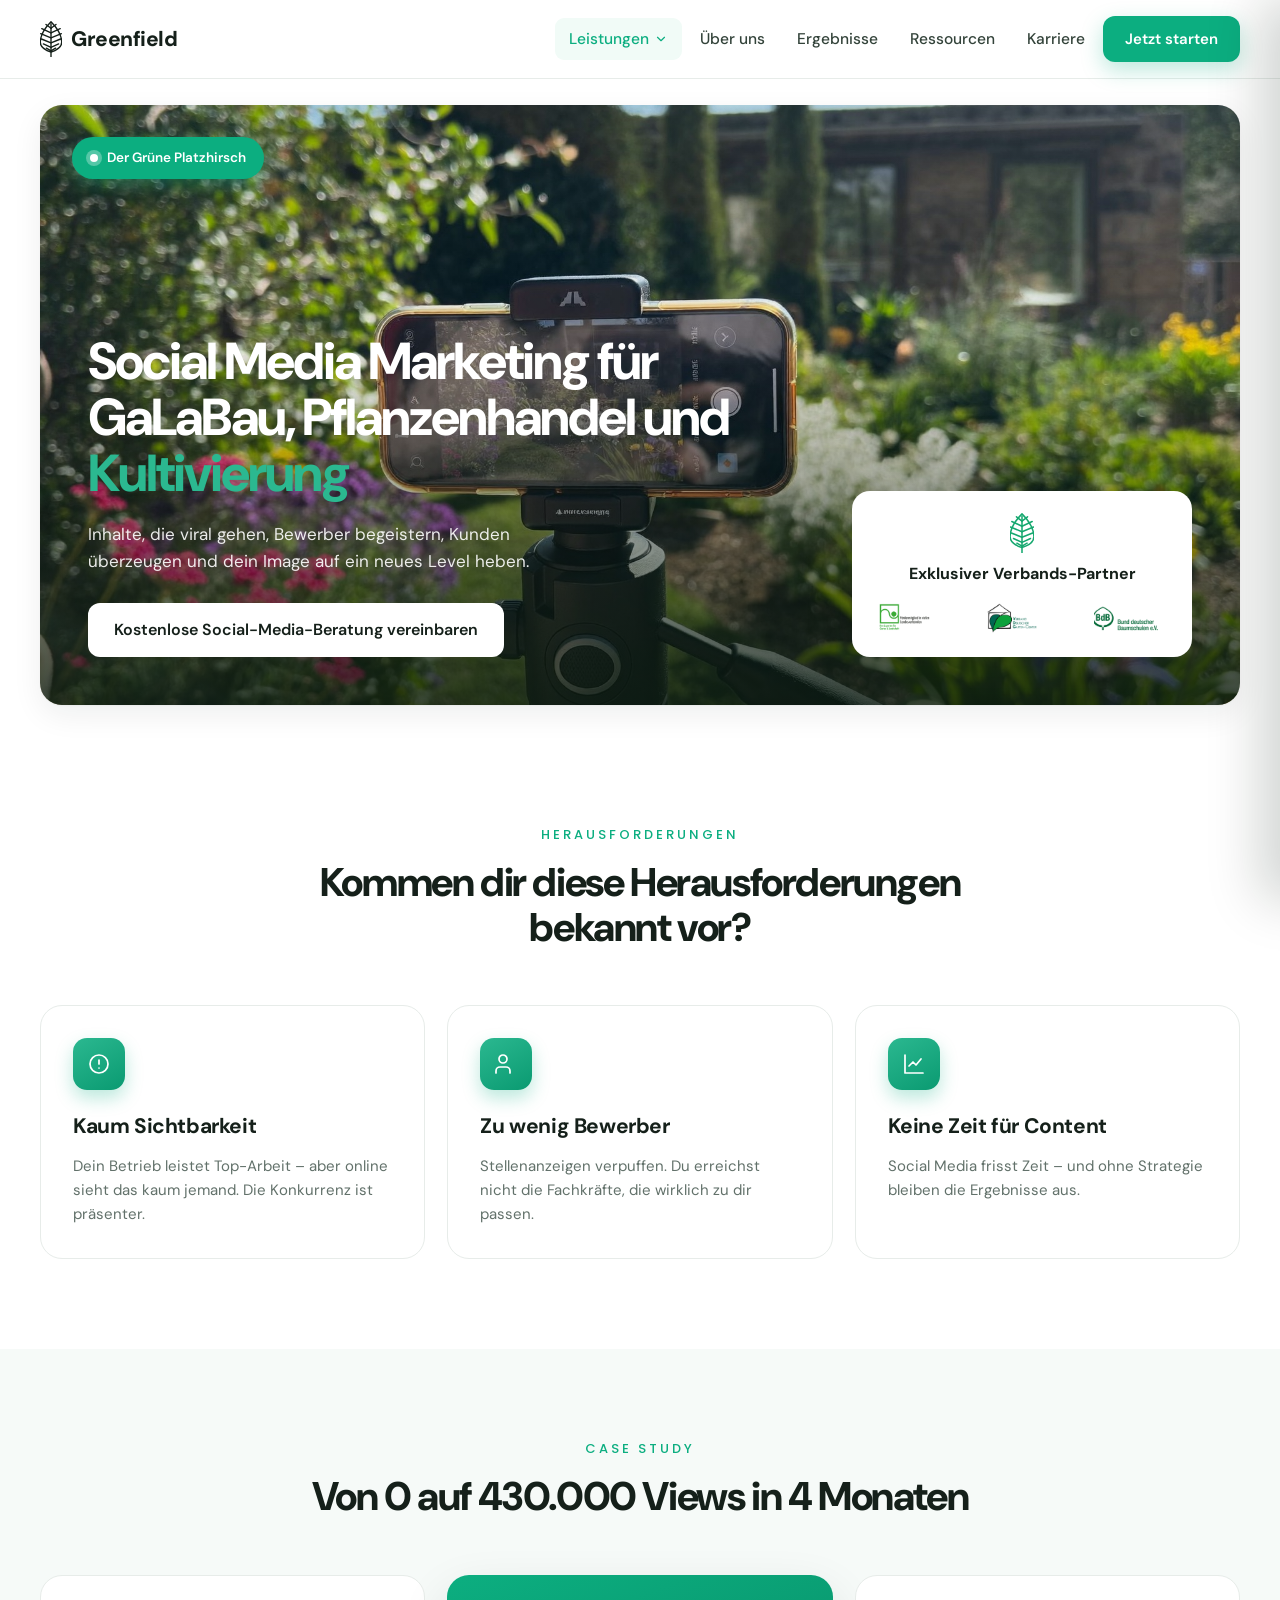
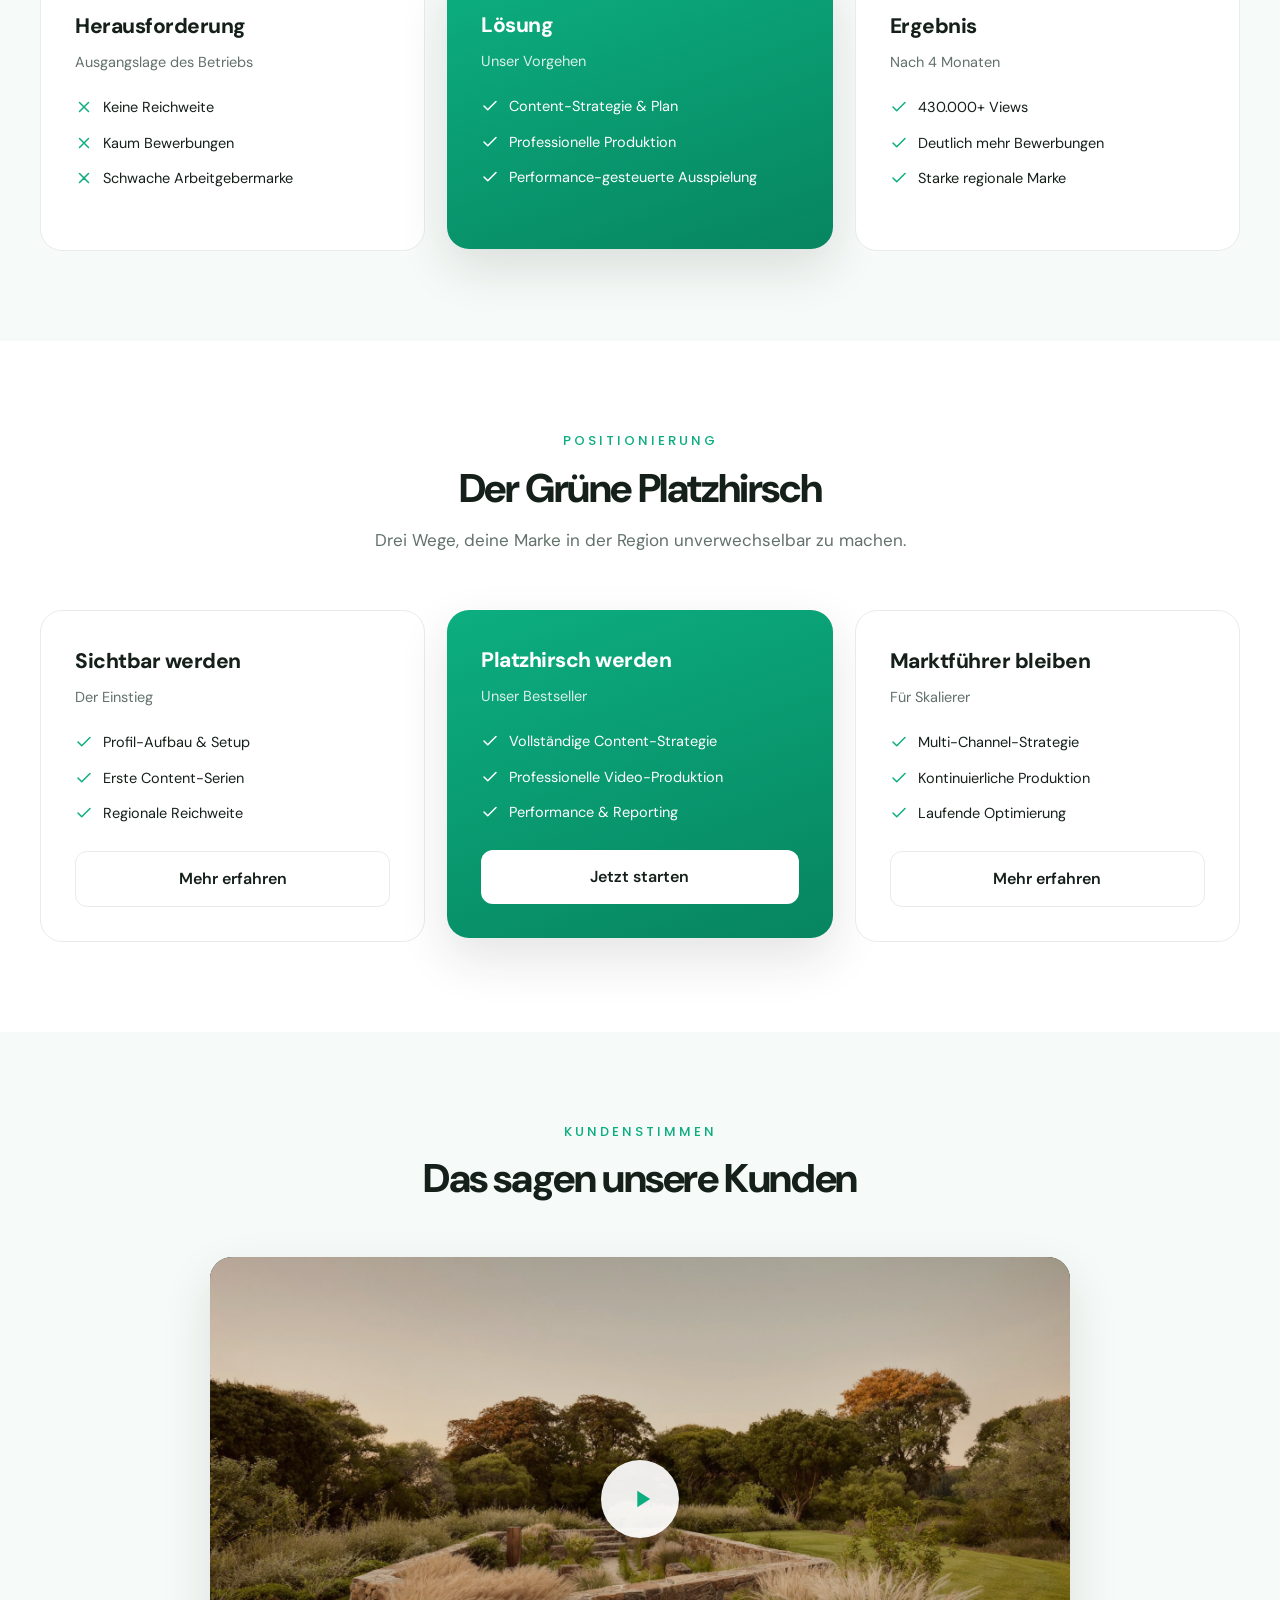
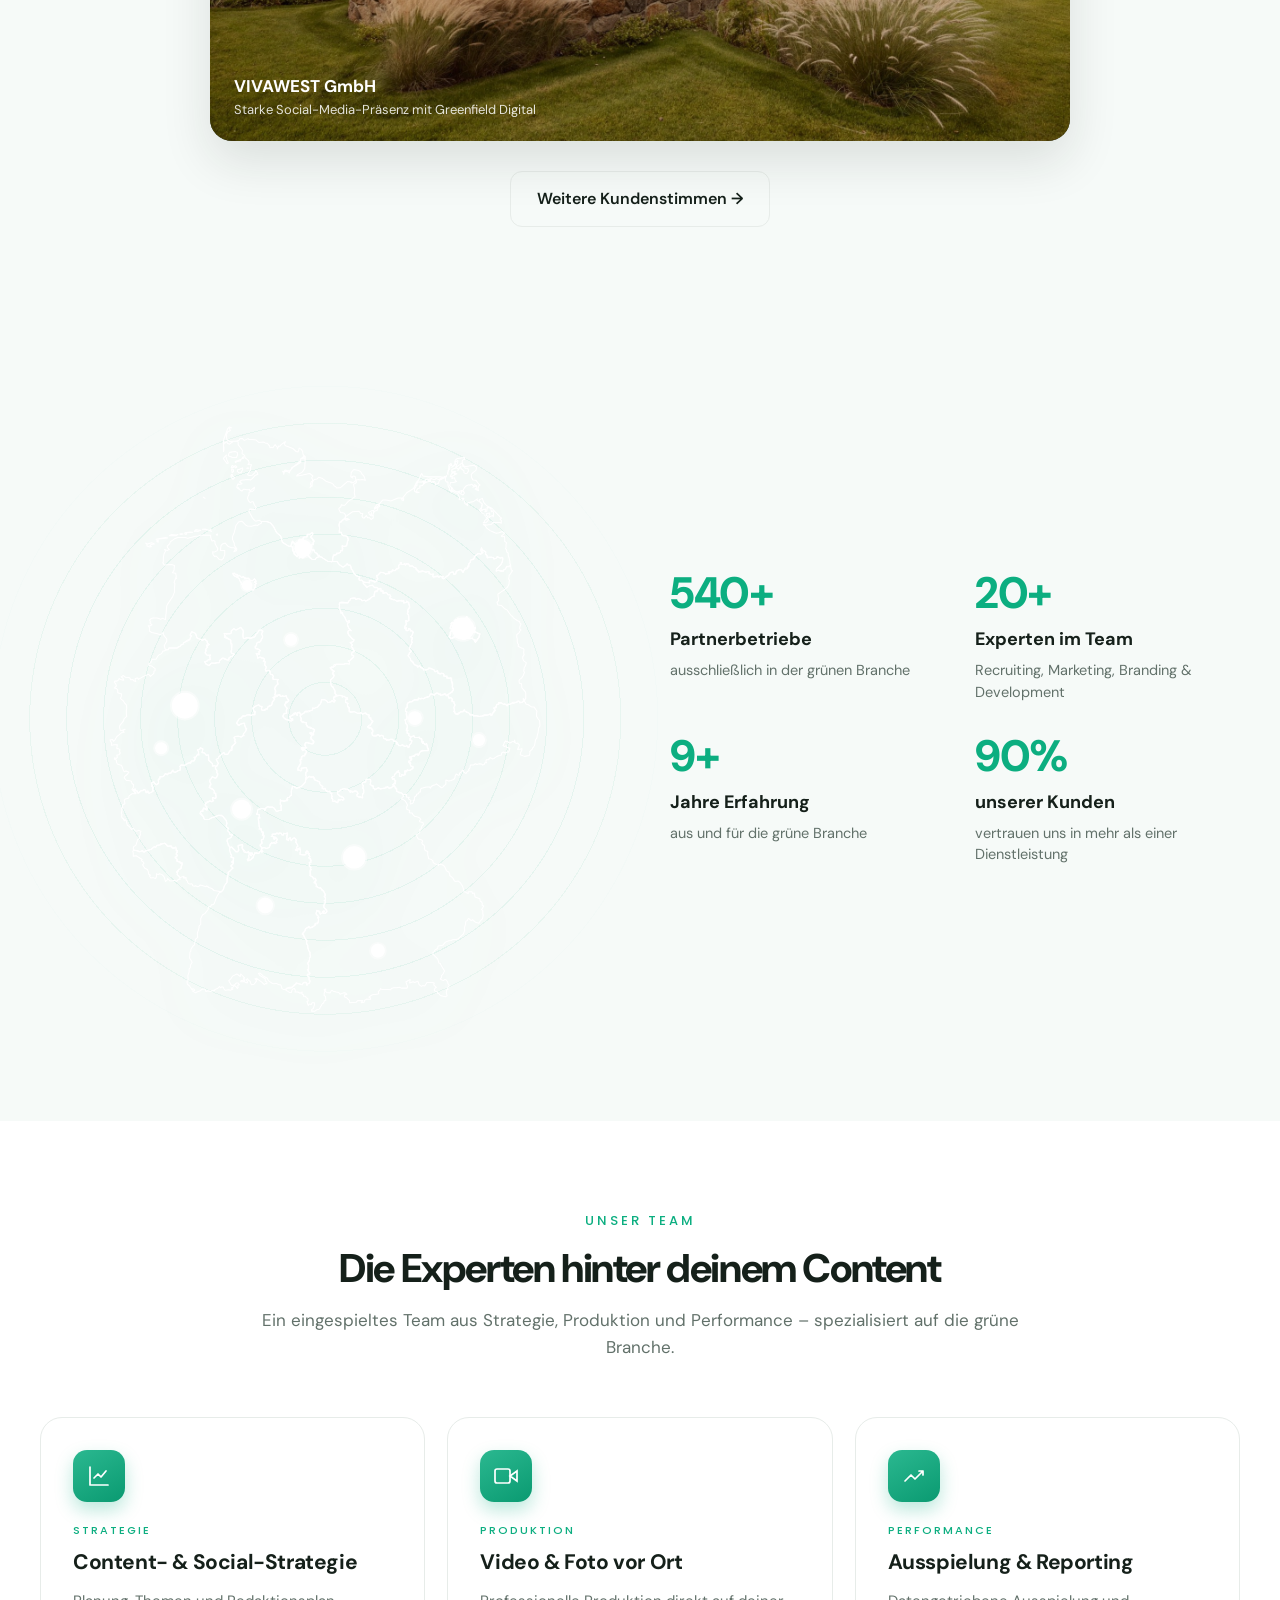
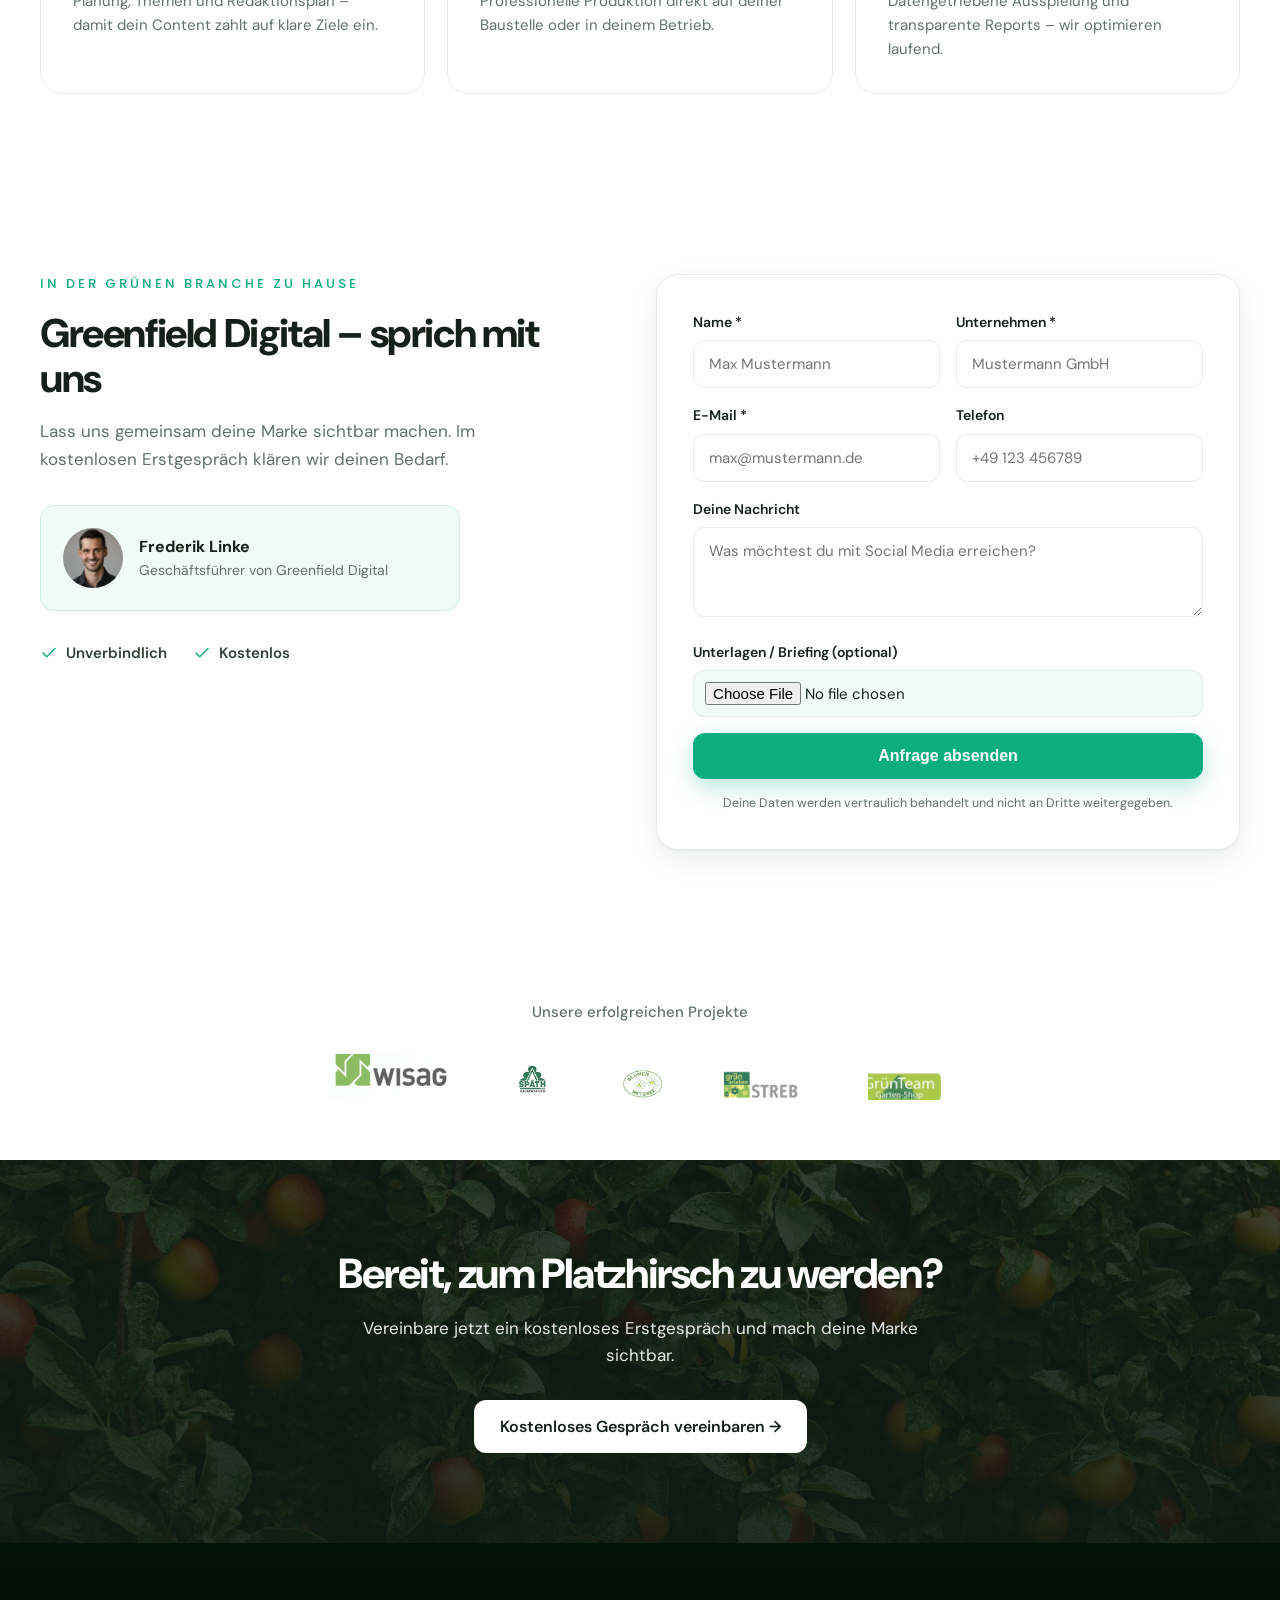
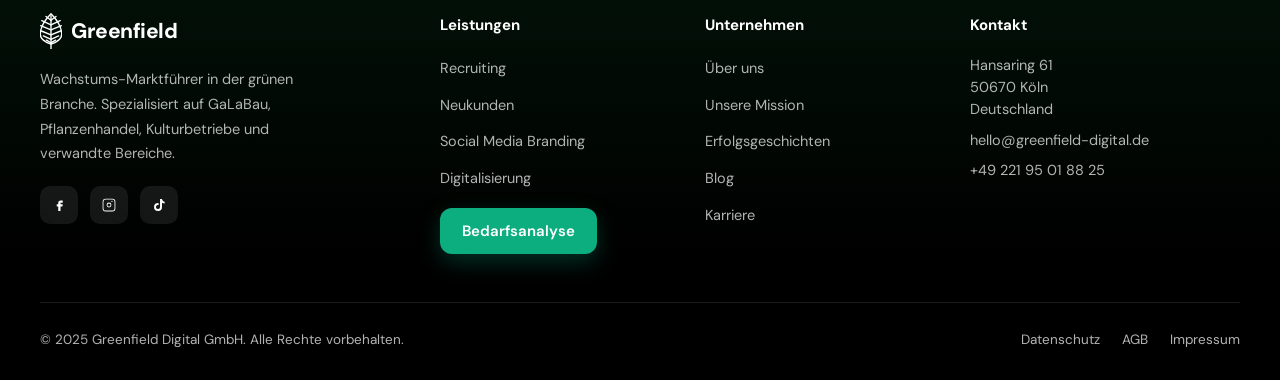
<file: social-media.html>
<!DOCTYPE html>
<html lang="de">
<head>
<meta charset="UTF-8">
<meta name="viewport" content="width=device-width, initial-scale=1.0">
<title>Social Media Marketing für die grüne Branche · Greenfield Digital</title>
<meta name="description" content="Social Media Marketing für GaLaBau, Pflanzenhandel & Kultivierung. Inhalte, die viral gehen, Bewerber begeistern und dich zum Platzhirsch in der Region machen.">
<link rel="canonical" href="https://greenfield-digital.de/social-media.html">
<link rel="icon" href="assets/favicon.svg" type="image/svg+xml">
<link rel="icon" href="assets/favicon.png" type="image/png">
<link rel="apple-touch-icon" href="assets/apple-touch-icon.png">
<link rel="preconnect" href="https://fonts.googleapis.com">
<link rel="preconnect" href="https://fonts.gstatic.com" crossorigin>
<link href="https://fonts.googleapis.com/css2?family=DM+Sans:opsz,wght@9..40,400;9..40,500;9..40,600;9..40,700;9..40,800&family=Poppins:wght@500;600&display=swap" rel="stylesheet">
<link rel="stylesheet" href="assets/site.css">
</head>
<body>

<!-- HEADER -->
<header>
  <div class="wrap nav">
    <a href="index.html" class="brand">
      <span class="mark"><svg viewBox="0 0 56 94" fill="none" stroke="currentColor" stroke-width="3.6" stroke-linecap="round" stroke-linejoin="round"><path d="M28 2 C40 14 55 32 56 54 C56.6 66 45 76 28 81 C11 76 -0.6 66 0 54 C1 32 16 14 28 2 Z"/><path d="M28 7 V94"/><path d="M28 19 L41 9 M28 31 L52 20 M28 44 L55 33 M28 57 L53 47 M28 69 L48 60 M28 78 L40 71"/><path d="M28 19 L15 9 M28 31 L4 20 M28 44 L1 33 M28 57 L3 47 M28 69 L8 60 M28 78 L16 71"/></svg></span>
      <span class="txt-single">Greenfield</span>
    </a>
    <div class="sp"></div>
    <nav class="nav-links">
      <div class="has-drop">
        <a class="nav-link active" href="recruiting.html">Leistungen
          <svg viewBox="0 0 24 24" fill="none" stroke="currentColor" stroke-width="2"><path d="m6 9 6 6 6-6" stroke-linecap="round" stroke-linejoin="round"/></svg></a>
        <div class="drop">
          <a href="recruiting.html"><span class="di"><svg viewBox="0 0 24 24" fill="none" stroke-width="1.7"><path d="M16 21v-2a4 4 0 0 0-4-4H6a4 4 0 0 0-4 4v2M9 11a4 4 0 1 0 0-8 4 4 0 0 0 0 8ZM19 16l2 2 4-4" stroke-linecap="round" stroke-linejoin="round"/></svg></span><span><b>Recruiting</b><span>Nachhaltige Personalgewinnung</span></span></a>
          <a href="neukundengewinnung.html"><span class="di"><svg viewBox="0 0 24 24" fill="none" stroke-width="1.7"><path d="M3 21v-2a4 4 0 0 1 4-4h4a4 4 0 0 1 4 4v2M9 11a4 4 0 1 0 0-8 4 4 0 0 0 0 8ZM19 8v6M16 11h6" stroke-linecap="round" stroke-linejoin="round"/></svg></span><span><b>Neukundengewinnung</b><span>Planbar neue Aufträge</span></span></a>
          <a href="social-media.html"><span class="di"><svg viewBox="0 0 24 24" fill="none" stroke-width="1.7"><path d="M7 11l5-7 5 7M5 11h14l-1.5 9h-11L5 11Z" stroke-linecap="round" stroke-linejoin="round"/></svg></span><span><b>Social Media &amp; Branding</b><span>Platzhirsch in der Region</span></span></a>
          <a href="digitalisierung.html"><span class="di"><svg viewBox="0 0 24 24" fill="none" stroke-width="1.7"><rect x="3" y="4" width="18" height="14" rx="2"/><path d="M8 21h8M12 18v3M8 10l2 2 4-4" stroke-linecap="round" stroke-linejoin="round"/></svg></span><span><b>Digitalisierung &amp; KI</b><span>Prozesse neu gedacht</span></span></a>
        </div>
      </div>
      <a class="nav-link" href="ueber-uns.html">Über uns</a>
      <a class="nav-link" href="ergebnisse.html">Ergebnisse</a>
      <a class="nav-link" href="blog.html">Ressourcen</a>
      <a class="nav-link" href="karriere.html">Karriere</a>
      <a class="btn btn-green btn-sm" href="#kontakt">Jetzt starten</a>
    </nav>
    <button class="burger" id="burger" aria-label="Menü öffnen"><span></span><span></span><span></span></button>
  </div>
</header>

<!-- MOBILE MENU -->
<div class="m-overlay" id="mOverlay"></div>
<nav class="m-menu" id="mMenu">
  <span class="m-cap">Leistungen</span>
  <a class="sub" href="recruiting.html">Recruiting</a>
  <a class="sub" href="neukundengewinnung.html">Neukundengewinnung</a>
  <a class="sub" href="social-media.html">Social Media &amp; Branding</a>
  <a class="sub" href="digitalisierung.html">Digitalisierung &amp; KI</a>
  <span class="m-cap">Mehr</span>
  <a href="ueber-uns.html">Über uns</a>
  <a href="ergebnisse.html">Ergebnisse</a>
  <a href="blog.html">Ressourcen</a>
  <a href="karriere.html">Karriere</a>
  <a class="btn btn-green" href="#kontakt">Jetzt starten</a>
</nav>

<!-- HERO -->
<section class="hero">
  <div class="wrap">
    <div class="hero-grid solo">
      <div class="hero-main">
        <img class="bg" src="assets/hero-social.jpg" alt="Social Media Marketing für die grüne Branche">
        <span class="hero-badge"><span class="dot"></span>Der Grüne Platzhirsch</span>
        <h1>Social Media Marketing für GaLaBau, Pflanzenhandel und <span class="u">Kultivierung</span></h1>
        <p>Inhalte, die viral gehen, Bewerber begeistern, Kunden überzeugen und dein Image auf ein neues Level heben.</p>
        <div><a href="#kontakt" class="btn btn-white">Kostenlose Social-Media-Beratung vereinbaren</a></div>
        <div class="hero-partner">
          <span class="hp-leaf"><svg viewBox="0 0 56 94" fill="none" stroke="#16A86F" stroke-width="3.6" stroke-linecap="round" stroke-linejoin="round"><path d="M28 2 C40 14 55 32 56 54 C56.6 66 45 76 28 81 C11 76 -0.6 66 0 54 C1 32 16 14 28 2 Z"/><path d="M28 7 V94"/><path d="M28 19 L41 9 M28 31 L52 20 M28 44 L55 33 M28 57 L53 47 M28 69 L48 60 M28 78 L40 71"/><path d="M28 19 L15 9 M28 31 L4 20 M28 44 L1 33 M28 57 L3 47 M28 69 L8 60 M28 78 L16 71"/></svg></span>
          <div class="hp-head">Exklusiver Verbands-Partner</div>
          <div class="hp-logos"><img src="assets/partner-1.png" alt="Fördermitglied in vielen Landesverbänden"><img src="assets/partner-2.png" alt="Verband Deutscher Garten-Center"><img src="assets/partner-3.png" alt="Bund deutscher Baumschulen e.V."></div>
        </div>
      </div>
    </div>
  </div>
</section>

<!-- HERAUSFORDERUNGEN -->
<section style="padding:90px 0">
  <div class="wrap">
    <div class="sec-head rv"><span class="caps">Herausforderungen</span><h2>Kommen dir diese Herausforderungen bekannt vor?</h2></div>
    <div class="icards c3">
      <div class="icard soft rv"><div class="ic"><svg viewBox="0 0 24 24" fill="none" stroke-width="1.7"><circle cx="12" cy="12" r="9"/><path d="M12 8v4M12 16h.01" stroke-linecap="round"/></svg></div><h3>Kaum Sichtbarkeit</h3><p>Dein Betrieb leistet Top-Arbeit – aber online sieht das kaum jemand. Die Konkurrenz ist präsenter.</p></div>
      <div class="icard soft rv"><div class="ic"><svg viewBox="0 0 24 24" fill="none" stroke-width="1.7"><path d="M16 21v-2a4 4 0 0 0-4-4H6a4 4 0 0 0-4 4v2M9 11a4 4 0 1 0 0-8 4 4 0 0 0 0 8Z" stroke-linecap="round" stroke-linejoin="round"/></svg></div><h3>Zu wenig Bewerber</h3><p>Stellenanzeigen verpuffen. Du erreichst nicht die Fachkräfte, die wirklich zu dir passen.</p></div>
      <div class="icard soft rv"><div class="ic"><svg viewBox="0 0 24 24" fill="none" stroke-width="1.7"><path d="M3 3v18h18M7 14l4-4 3 3 5-6" stroke-linecap="round" stroke-linejoin="round"/></svg></div><h3>Keine Zeit für Content</h3><p>Social Media frisst Zeit – und ohne Strategie bleiben die Ergebnisse aus.</p></div>
    </div>
  </div>
</section>

<!-- CASE -->
<section style="padding:90px 0;background:var(--soft)">
  <div class="wrap">
    <div class="sec-head rv"><span class="caps">Case Study</span><h2>Von 0 auf 430.000 Views in 4 Monaten</h2></div>
    <div class="prices">
      <div class="price rv"><div class="pt">Herausforderung</div><div class="pd">Ausgangslage des Betriebs</div><ul><li><svg viewBox="0 0 24 24" fill="none" stroke-width="2"><path d="M18 6 6 18M6 6l12 12" stroke-linecap="round"/></svg>Keine Reichweite</li><li><svg viewBox="0 0 24 24" fill="none" stroke-width="2"><path d="M18 6 6 18M6 6l12 12" stroke-linecap="round"/></svg>Kaum Bewerbungen</li><li><svg viewBox="0 0 24 24" fill="none" stroke-width="2"><path d="M18 6 6 18M6 6l12 12" stroke-linecap="round"/></svg>Schwache Arbeitgebermarke</li></ul></div>
      <div class="price hot rv"><div class="pt">Lösung</div><div class="pd">Unser Vorgehen</div><ul><li><svg viewBox="0 0 24 24" fill="none" stroke-width="2"><path d="M20 6 9 17l-5-5" stroke-linecap="round" stroke-linejoin="round"/></svg>Content-Strategie &amp; Plan</li><li><svg viewBox="0 0 24 24" fill="none" stroke-width="2"><path d="M20 6 9 17l-5-5" stroke-linecap="round" stroke-linejoin="round"/></svg>Professionelle Produktion</li><li><svg viewBox="0 0 24 24" fill="none" stroke-width="2"><path d="M20 6 9 17l-5-5" stroke-linecap="round" stroke-linejoin="round"/></svg>Performance-gesteuerte Ausspielung</li></ul></div>
      <div class="price rv"><div class="pt">Ergebnis</div><div class="pd">Nach 4 Monaten</div><ul><li><svg viewBox="0 0 24 24" fill="none" stroke-width="2"><path d="M20 6 9 17l-5-5" stroke-linecap="round" stroke-linejoin="round"/></svg>430.000+ Views</li><li><svg viewBox="0 0 24 24" fill="none" stroke-width="2"><path d="M20 6 9 17l-5-5" stroke-linecap="round" stroke-linejoin="round"/></svg>Deutlich mehr Bewerbungen</li><li><svg viewBox="0 0 24 24" fill="none" stroke-width="2"><path d="M20 6 9 17l-5-5" stroke-linecap="round" stroke-linejoin="round"/></svg>Starke regionale Marke</li></ul></div>
    </div>
  </div>
</section>

<!-- PLATZHIRSCH -->
<section style="padding:90px 0">
  <div class="wrap">
    <div class="sec-head rv"><span class="caps">Positionierung</span><h2>Der Grüne Platzhirsch</h2><p>Drei Wege, deine Marke in der Region unverwechselbar zu machen.</p></div>
    <div class="prices">
      <div class="price rv"><div class="pt">Sichtbar werden</div><div class="pd">Der Einstieg</div><ul><li><svg viewBox="0 0 24 24" fill="none" stroke-width="2"><path d="M20 6 9 17l-5-5" stroke-linecap="round" stroke-linejoin="round"/></svg>Profil-Aufbau &amp; Setup</li><li><svg viewBox="0 0 24 24" fill="none" stroke-width="2"><path d="M20 6 9 17l-5-5" stroke-linecap="round" stroke-linejoin="round"/></svg>Erste Content-Serien</li><li><svg viewBox="0 0 24 24" fill="none" stroke-width="2"><path d="M20 6 9 17l-5-5" stroke-linecap="round" stroke-linejoin="round"/></svg>Regionale Reichweite</li></ul><a href="#kontakt" class="btn btn-ghost" style="width:100%;justify-content:center">Mehr erfahren</a></div>
      <div class="price hot rv"><div class="pt">Platzhirsch werden</div><div class="pd">Unser Bestseller</div><ul><li><svg viewBox="0 0 24 24" fill="none" stroke-width="2"><path d="M20 6 9 17l-5-5" stroke-linecap="round" stroke-linejoin="round"/></svg>Vollständige Content-Strategie</li><li><svg viewBox="0 0 24 24" fill="none" stroke-width="2"><path d="M20 6 9 17l-5-5" stroke-linecap="round" stroke-linejoin="round"/></svg>Professionelle Video-Produktion</li><li><svg viewBox="0 0 24 24" fill="none" stroke-width="2"><path d="M20 6 9 17l-5-5" stroke-linecap="round" stroke-linejoin="round"/></svg>Performance &amp; Reporting</li></ul><a href="#kontakt" class="btn btn-white" style="width:100%;justify-content:center">Jetzt starten</a></div>
      <div class="price rv"><div class="pt">Marktführer bleiben</div><div class="pd">Für Skalierer</div><ul><li><svg viewBox="0 0 24 24" fill="none" stroke-width="2"><path d="M20 6 9 17l-5-5" stroke-linecap="round" stroke-linejoin="round"/></svg>Multi-Channel-Strategie</li><li><svg viewBox="0 0 24 24" fill="none" stroke-width="2"><path d="M20 6 9 17l-5-5" stroke-linecap="round" stroke-linejoin="round"/></svg>Kontinuierliche Produktion</li><li><svg viewBox="0 0 24 24" fill="none" stroke-width="2"><path d="M20 6 9 17l-5-5" stroke-linecap="round" stroke-linejoin="round"/></svg>Laufende Optimierung</li></ul><a href="#kontakt" class="btn btn-ghost" style="width:100%;justify-content:center">Mehr erfahren</a></div>
    </div>
  </div>
</section>

<!-- TESTIMONIAL -->
<section style="padding:90px 0;background:var(--soft)">
  <div class="wrap">
    <div class="sec-head rv"><span class="caps">Kundenstimmen</span><h2>Das sagen unsere Kunden</h2></div>
    <div class="vid-wrap rv">
      <img src="assets/testimonial.jpg" alt="Kundenstimme VIVAWEST">
      <a class="play" href="ergebnisse.html"><span><svg viewBox="0 0 24 24"><path d="M8 5v14l11-7z"/></svg></span></a>
      <div class="vid-cap"><b>VIVAWEST GmbH</b><span>Starke Social-Media-Präsenz mit Greenfield Digital</span></div>
    </div>
    <div class="center" style="margin-top:30px"><a href="ergebnisse.html" class="btn btn-ghost">Weitere Kundenstimmen →</a></div>
  </div>
</section>

<!-- MAP -->
<section class="mapsec">
  <div class="wrap">
    <div class="map-grid">
      <div class="map-vis rv" data-demap aria-label="Deutschlandkarte mit Standorten"></div>
      <div>
        <div class="map-stats">
          <div class="map-stat rv"><div class="num" data-countup data-num="700+">700+</div><div class="t">Partnerbetriebe</div><div class="s">ausschließlich in der grünen Branche</div></div>
          <div class="map-stat rv"><div class="num" data-countup data-num="20+">20+</div><div class="t">Experten im Team</div><div class="s">Recruiting, Marketing, Branding &amp; Development</div></div>
          <div class="map-stat rv"><div class="num" data-countup data-num="9+">9+</div><div class="t">Jahre Erfahrung</div><div class="s">aus und für die grüne Branche</div></div>
          <div class="map-stat rv"><div class="num" data-countup data-num="92%">92%</div><div class="t">unserer Kunden</div><div class="s">vertrauen uns in mehr als einer Dienstleistung</div></div>
        </div>
      </div>
    </div>
  </div>
</section>

<!-- TEAM (rollenbasiert, ohne Platzhalternamen) -->
<section style="padding:90px 0">
  <div class="wrap">
    <div class="sec-head rv"><span class="caps">Unser Team</span><h2>Die Experten hinter deinem Content</h2><p>Ein eingespieltes Team aus Strategie, Produktion und Performance – spezialisiert auf die grüne Branche.</p></div>
    <div class="icards c3">
      <div class="icard rv"><div class="ic"><svg viewBox="0 0 24 24" fill="none" stroke-width="1.7"><path d="M3 3v18h18M7 14l4-4 3 3 5-6" stroke-linecap="round" stroke-linejoin="round"/></svg></div><div class="tag">Strategie</div><h3>Content- &amp; Social-Strategie</h3><p>Planung, Themen und Redaktionsplan – damit dein Content zahlt auf klare Ziele ein.</p></div>
      <div class="icard rv"><div class="ic"><svg viewBox="0 0 24 24" fill="none" stroke-width="1.7"><path d="M23 7l-7 5 7 5V7Z"/><rect x="1" y="5" width="15" height="14" rx="2"/></svg></div><div class="tag">Produktion</div><h3>Video &amp; Foto vor Ort</h3><p>Professionelle Produktion direkt auf deiner Baustelle oder in deinem Betrieb.</p></div>
      <div class="icard rv"><div class="ic"><svg viewBox="0 0 24 24" fill="none" stroke-width="1.7"><path d="M3 17l6-6 4 4 8-8M21 7v4M21 7h-4" stroke-linecap="round" stroke-linejoin="round"/></svg></div><div class="tag">Performance</div><h3>Ausspielung &amp; Reporting</h3><p>Datengetriebene Ausspielung und transparente Reports – wir optimieren laufend.</p></div>
    </div>
  </div>
</section>

<!-- KONTAKT -->
<section class="contact" id="kontakt">
  <div class="wrap">
    <div class="contact-grid">
      <div class="contact-left rv">
        <span class="caps">In der grünen Branche zu Hause</span>
        <h2>Greenfield Digital – sprich mit uns</h2>
        <p>Lass uns gemeinsam deine Marke sichtbar machen. Im kostenlosen Erstgespräch klären wir deinen Bedarf.</p>
        <div class="founder"><img src="assets/founder.jpg" alt="Frederik Linke"><div><b>Frederik Linke</b><span>Geschäftsführer von Greenfield Digital</span></div></div>
        <div class="trust-row">
          <div><svg viewBox="0 0 24 24" fill="none" stroke-width="2"><path d="M20 6 9 17l-5-5" stroke-linecap="round" stroke-linejoin="round"/></svg>Unverbindlich</div>
          <div><svg viewBox="0 0 24 24" fill="none" stroke-width="2"><path d="M20 6 9 17l-5-5" stroke-linecap="round" stroke-linejoin="round"/></svg>Kostenlos</div>
        </div>
      </div>
      <div class="form-card rv">
        <form id="leadForm">
          <div class="form-row">
            <div class="field"><label>Name *</label><input name="name" required placeholder="Max Mustermann"></div>
            <div class="field"><label>Unternehmen *</label><input name="unternehmen" required placeholder="Mustermann GmbH"></div>
          </div>
          <div class="form-row">
            <div class="field"><label>E-Mail *</label><input name="email" type="email" required placeholder="max@mustermann.de"></div>
            <div class="field"><label>Telefon</label><input name="telefon" placeholder="+49 123 456789"></div>
          </div>
          <div class="field"><label>Deine Nachricht</label><textarea name="nachricht" placeholder="Was möchtest du mit Social Media erreichen?"></textarea></div>
          <div class="field"><label>Unterlagen / Briefing (optional)</label><input type="file" name="datei"></div>
          <input type="hidden" name="interesse" value="Social Media & Branding">
          <button type="submit" class="btn btn-green" style="width:100%;justify-content:center">Anfrage absenden</button>
          <p class="form-disc">Deine Daten werden vertraulich behandelt und nicht an Dritte weitergegeben.</p>
        </form>
        <div class="form-ok" id="formOk"><svg viewBox="0 0 24 24" fill="none" stroke-width="2"><circle cx="12" cy="12" r="10"/><path d="M8 12l3 3 5-6" stroke-linecap="round" stroke-linejoin="round"/></svg><h3>Vielen Dank!</h3><p style="color:var(--muted);margin-top:8px">Wir melden uns innerhalb von 48 Stunden bei dir.</p></div>
      </div>
    </div>
  </div>
</section>

<!-- LOGOS -->
<section class="logos">
  <div class="wrap">
    <p>Unsere erfolgreichen Projekte</p>
    <div class="logo-row">
      <img src="assets/logo-wisag.png" alt="WISAG">
      <img src="assets/logo-spaeth.png" alt="SPÄTH Baumschulen">
      <img src="assets/logo-blumenmetzger.png" alt="Blumen Metzger">
      <img src="assets/logo-streb.png" alt="grün erleben STREB">
      <img src="assets/logo-gruenteam.png" alt="GrünTeam Garten-Shop">
    </div>
  </div>
</section>

<!-- CTA BAND -->
<section class="cta">
  <div class="cta-inner">
    <img src="assets/cta-bg.jpg" alt="">
    <h2>Bereit, zum Platzhirsch zu werden?</h2>
    <p>Vereinbare jetzt ein kostenloses Erstgespräch und mach deine Marke sichtbar.</p>
    <a href="#kontakt" class="btn btn-white">Kostenloses Gespräch vereinbaren →</a>
  </div>
</section>

<!-- FOOTER -->
<footer>
  <div class="wrap">
    <div class="foot-grid">
      <div class="foot-brand">
        <div class="brand"><span class="mark"><svg viewBox="0 0 56 94" fill="none" stroke="currentColor" stroke-width="3.6" stroke-linecap="round" stroke-linejoin="round"><path d="M28 2 C40 14 55 32 56 54 C56.6 66 45 76 28 81 C11 76 -0.6 66 0 54 C1 32 16 14 28 2 Z"/><path d="M28 7 V94"/><path d="M28 19 L41 9 M28 31 L52 20 M28 44 L55 33 M28 57 L53 47 M28 69 L48 60 M28 78 L40 71"/><path d="M28 19 L15 9 M28 31 L4 20 M28 44 L1 33 M28 57 L3 47 M28 69 L8 60 M28 78 L16 71"/></svg></span><span class="txt-single">Greenfield</span></div>
        <p>Wachstums-Marktführer in der grünen Branche. Spezialisiert auf GaLaBau, Pflanzenhandel, Kulturbetriebe und verwandte Bereiche.</p>
        <div class="foot-soc">
          <a href="#" aria-label="Facebook"><svg viewBox="0 0 24 24"><path d="M14 9h3V6h-3c-1.7 0-3 1.3-3 3v2H9v3h2v6h3v-6h2.5l.5-3H14V9.5c0-.3.2-.5.5-.5Z"/></svg></a>
          <a href="#" aria-label="Instagram"><svg viewBox="0 0 24 24"><path d="M12 8.8A3.2 3.2 0 1 0 12 15.2 3.2 3.2 0 0 0 12 8.8Zm0 5.3a2.1 2.1 0 1 1 0-4.2 2.1 2.1 0 0 1 0 4.2ZM16.5 3.5h-9A4 4 0 0 0 3.5 7.5v9a4 4 0 0 0 4 4h9a4 4 0 0 0 4-4v-9a4 4 0 0 0-4-4Zm2.9 13a2.9 2.9 0 0 1-2.9 2.9h-9a2.9 2.9 0 0 1-2.9-2.9v-9A2.9 2.9 0 0 1 7.5 4.6h9a2.9 2.9 0 0 1 2.9 2.9v9Zm-2.7-9.3a.75.75 0 1 1-1.5 0 .75.75 0 0 1 1.5 0Z"/></svg></a>
          <a href="#" aria-label="TikTok"><svg viewBox="0 0 24 24"><path d="M16 4c.3 2 1.6 3.4 3.5 3.6v2.5c-1.3 0-2.5-.4-3.5-1.1v5.7a5.3 5.3 0 1 1-5.3-5.3c.3 0 .5 0 .8.1v2.6a2.7 2.7 0 1 0 1.9 2.6V4H16Z"/></svg></a>
        </div>
      </div>
      <div><h4>Leistungen</h4><ul><li><a href="recruiting.html">Recruiting</a></li><li><a href="neukundengewinnung.html">Neukunden</a></li><li><a href="social-media.html">Social Media Branding</a></li><li><a href="digitalisierung.html">Digitalisierung</a></li></ul><a class="btn btn-green btn-sm" href="#kontakt" style="margin-top:6px">Bedarfsanalyse</a></div>
      <div><h4>Unternehmen</h4><ul><li><a href="ueber-uns.html">Über uns</a></li><li><a href="ueber-uns.html">Unsere Mission</a></li><li><a href="ergebnisse.html">Erfolgsgeschichten</a></li><li><a href="blog.html">Blog</a></li><li><a href="karriere.html">Karriere</a></li></ul></div>
      <div class="foot-contact"><h4>Kontakt</h4><div>Hansaring 61<br>50670 Köln<br>Deutschland</div><div><a href="mailto:hello@greenfield-digital.de">hello@greenfield-digital.de</a></div><div><a href="tel:+4922195018825">+49 221 95 01 88 25</a></div></div>
    </div>
    <div class="foot-bottom">
      <div>© 2025 Greenfield Digital GmbH. Alle Rechte vorbehalten.</div>
      <div><a href="datenschutz.html">Datenschutz</a><a href="agb.html">AGB</a><a href="impressum.html">Impressum</a></div>
    </div>
  </div>
</footer>

<script>
(function(){var b=document.getElementById('burger'),o=document.getElementById('mOverlay'),m=document.getElementById('mMenu');function close(){b.classList.remove('x');o.classList.remove('open');m.classList.remove('open');document.body.style.overflow='';}function toggle(){var open=m.classList.toggle('open');b.classList.toggle('x',open);o.classList.toggle('open',open);document.body.style.overflow=open?'hidden':'';}if(b){b.addEventListener('click',toggle);o.addEventListener('click',close);m.querySelectorAll('a').forEach(function(a){a.addEventListener('click',close);});}})();
(function(){var io=new IntersectionObserver(function(es){es.forEach(function(e){if(e.isIntersecting){e.target.classList.add('in');io.unobserve(e.target);}});},{threshold:.12});document.querySelectorAll('.rv').forEach(function(el,i){el.style.transitionDelay=(i%4*60)+'ms';io.observe(el);});})();
(function(){function up(el){var raw=el.getAttribute('data-num')||el.textContent;var m=raw.match(/([\d.]+)/);if(!m)return;var target=parseFloat(m[1].replace(/\./g,''));var pre=raw.slice(0,m.index);var suf=raw.slice(m.index+m[1].length);var cur=0,step=Math.max(1,Math.ceil(target/40));var t=setInterval(function(){cur+=step;if(cur>=target){cur=target;clearInterval(t);}el.textContent=pre+(cur>=1000?cur.toLocaleString('de-DE'):cur)+suf;},22);}var io=new IntersectionObserver(function(es){es.forEach(function(e){if(e.isIntersecting){up(e.target);io.unobserve(e.target);}});},{threshold:.6});document.querySelectorAll('[data-countup]').forEach(function(el){io.observe(el);});})();
function wireForm(formId,okId,webhook){var f=document.getElementById(formId);if(!f)return;f.addEventListener('submit',function(e){e.preventDefault();var btn=f.querySelector('button[type=submit]');var orig=btn.textContent;btn.disabled=true;btn.textContent='Wird gesendet...';var data={};new FormData(f).forEach(function(v,k){if(v instanceof File){data[k]=v.name;}else{data[k]=data[k]?data[k]+', '+v:v;}});data.quelle='greenfield-digital.de';data.seite=location.pathname;data.zeitpunkt=new Date().toISOString();fetch(webhook,{method:'POST',headers:{'Content-Type':'application/json'},body:JSON.stringify(data)}).then(function(){f.style.display='none';document.getElementById(okId).style.display='block';}).catch(function(){btn.disabled=false;btn.textContent=orig;alert('Es ist ein Fehler aufgetreten. Bitte versuche es erneut oder schreibe an hello@greenfield-digital.de.');});});}
wireForm('leadForm','formOk','https://hook.eu1.make.com/1vmdn2c448cipbaicb2u9hqym6jl8fdk');
</script>
<script src="assets/de-map.js"></script>
</body>
</html>
</file>
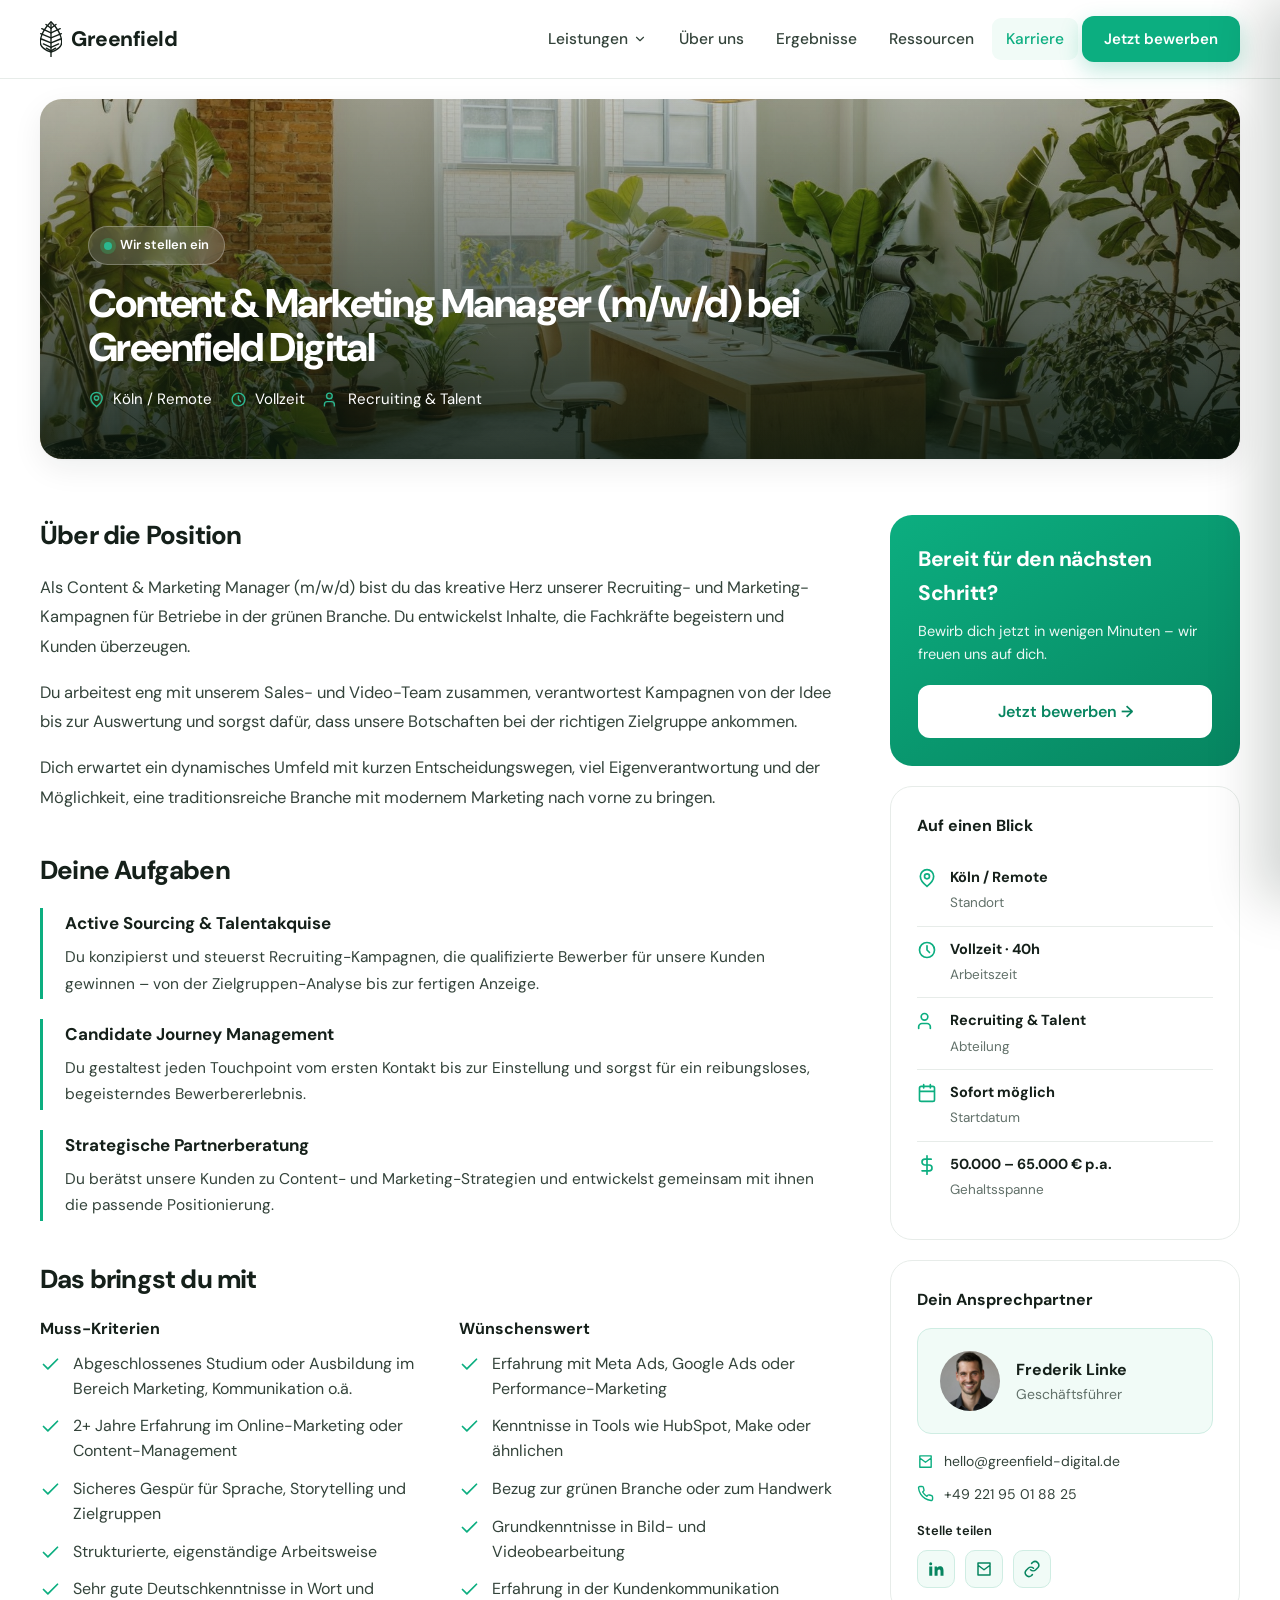
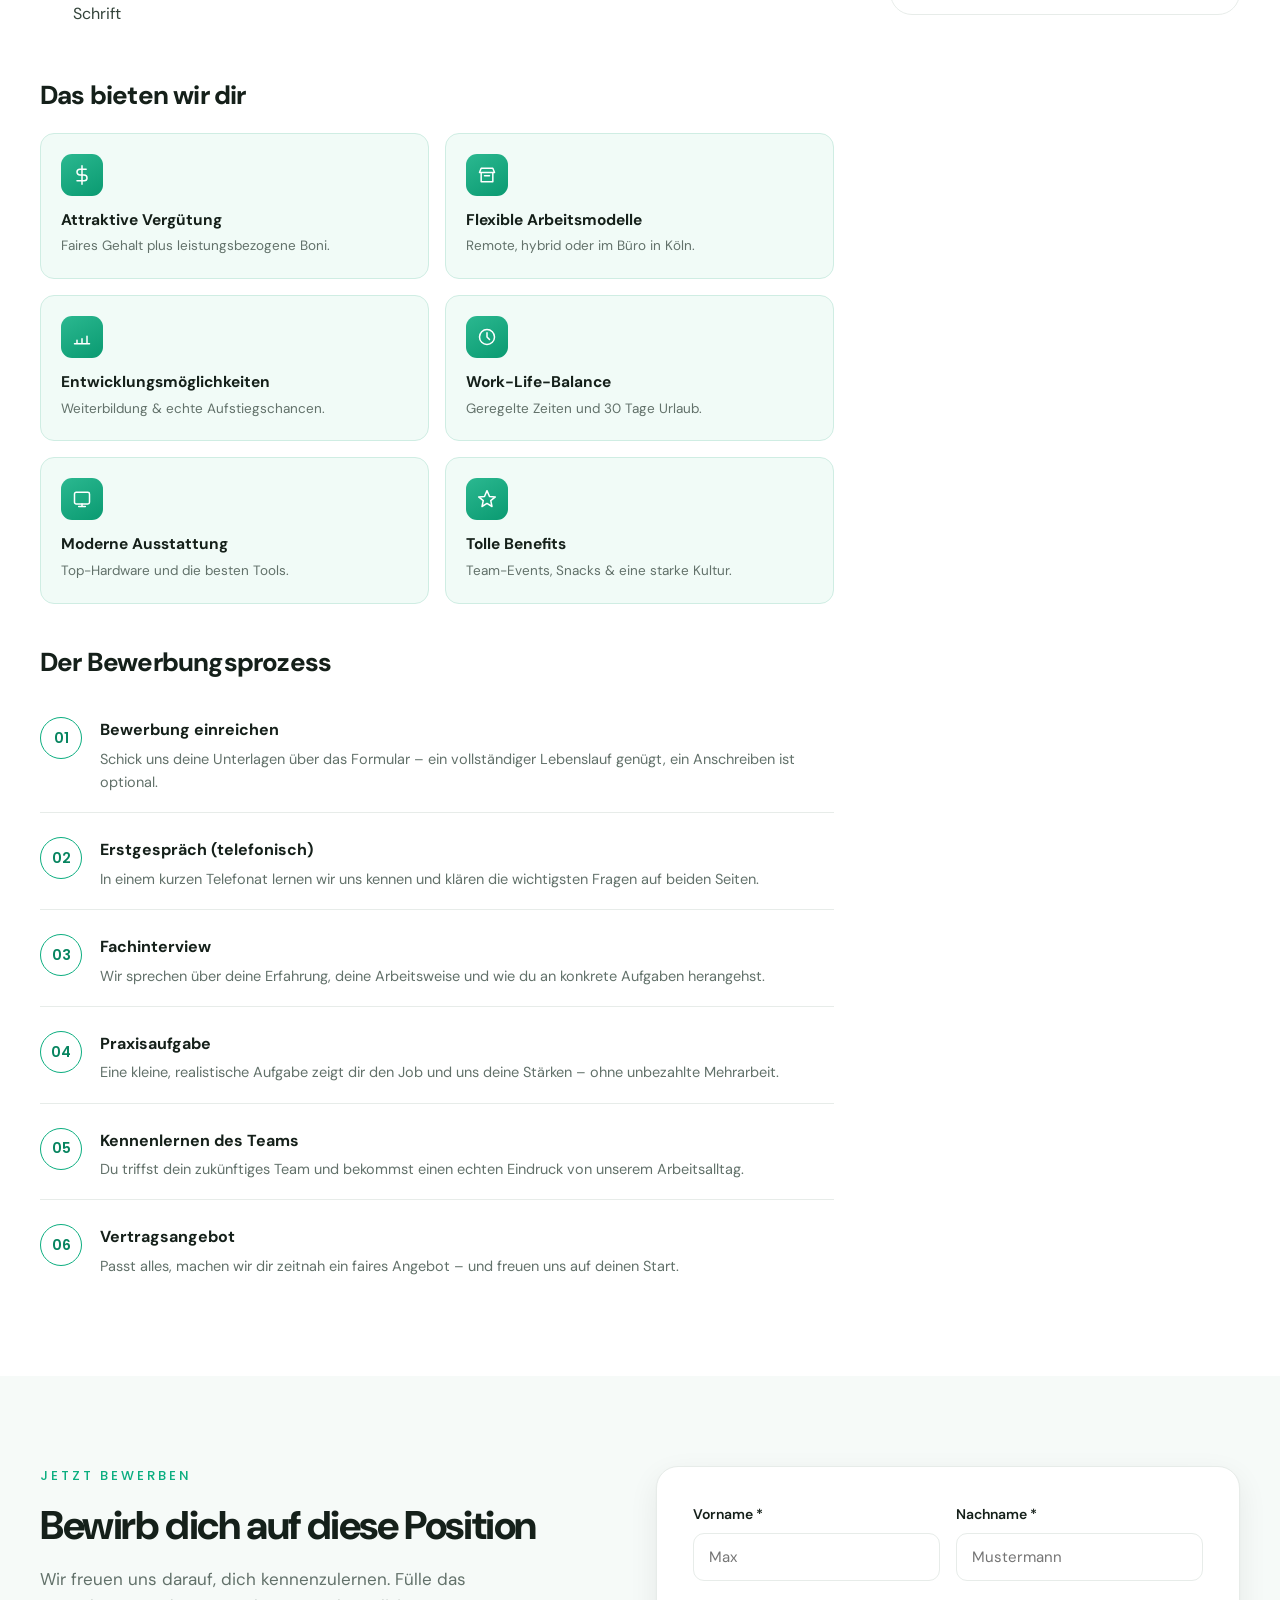
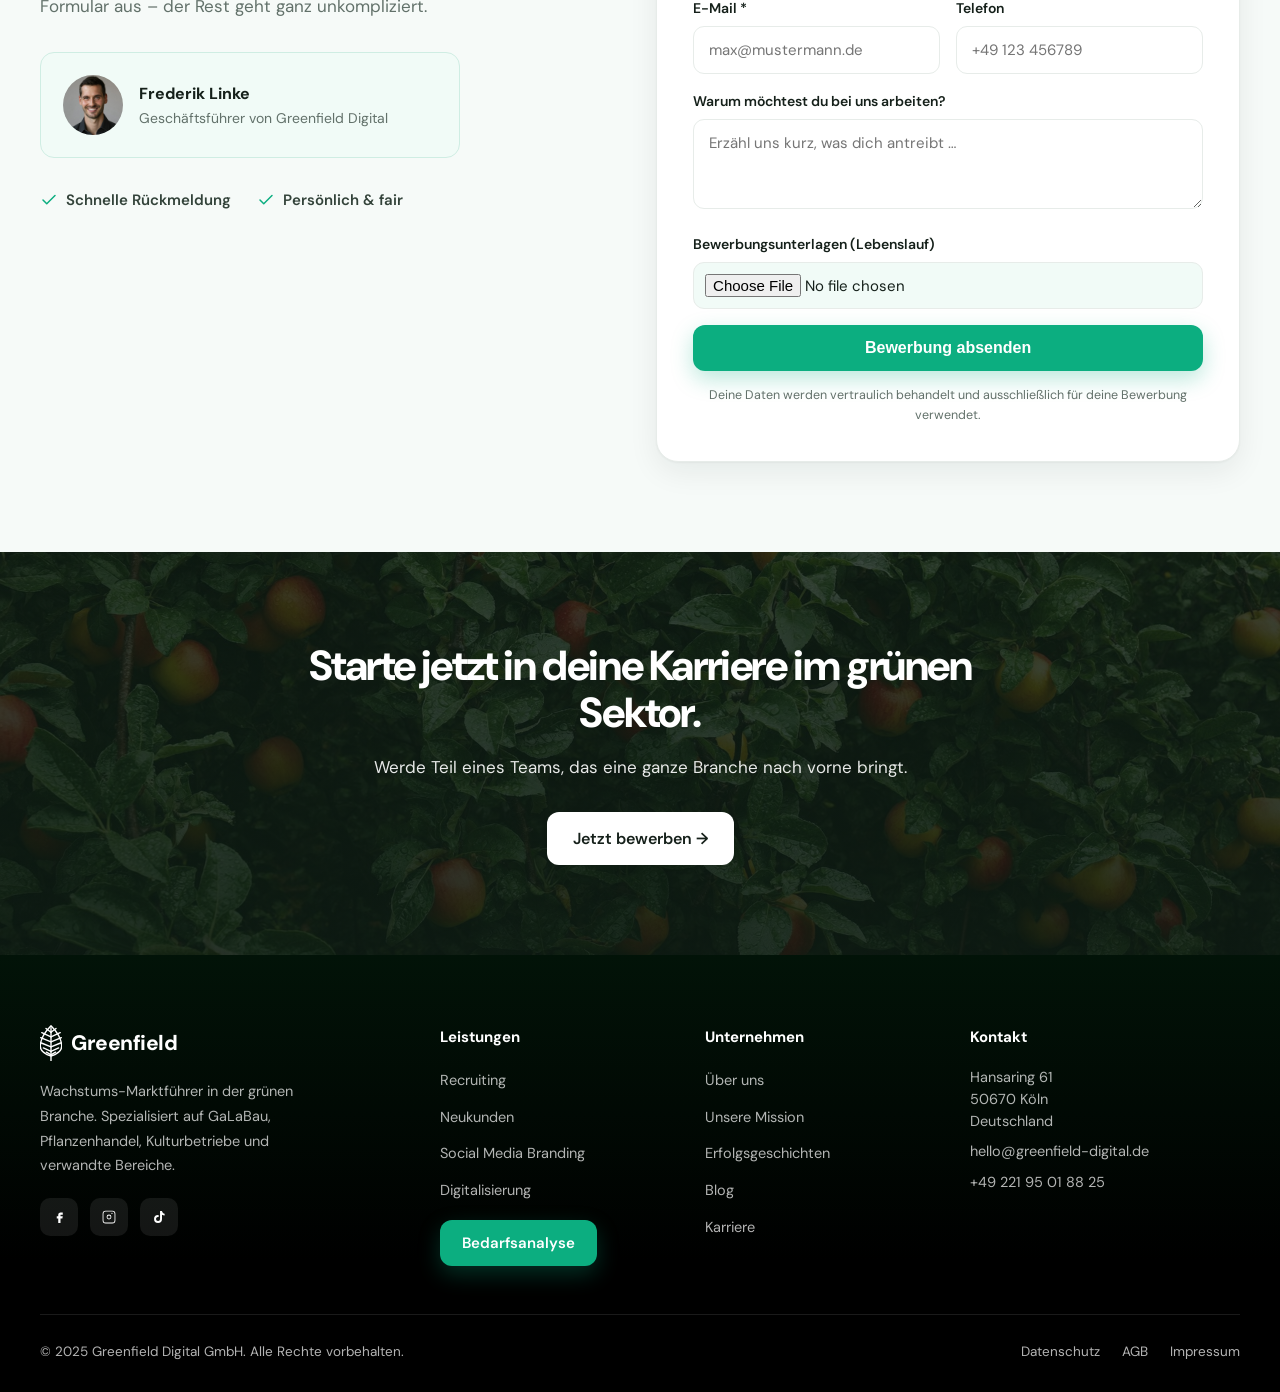
<file: stellendetail.html>
<!DOCTYPE html>
<html lang="de">
<head>
<meta charset="UTF-8">
<meta name="viewport" content="width=device-width, initial-scale=1.0">
<title>Content &amp; Marketing Manager (m/w/d) · Greenfield Digital</title>
<meta name="description" content="Content &amp; Marketing Manager (m/w/d) bei Greenfield Digital in Köln / Remote. Gestalte Recruiting- und Marketing-Kampagnen für die grüne Branche. Jetzt bewerben.">
<link rel="canonical" href="https://greenfield-digital.de/stellendetail.html">
<link rel="icon" href="assets/favicon.svg" type="image/svg+xml">
<link rel="icon" href="assets/favicon.png" type="image/png">
<link rel="apple-touch-icon" href="assets/apple-touch-icon.png">
<link rel="preconnect" href="https://fonts.googleapis.com">
<link rel="preconnect" href="https://fonts.gstatic.com" crossorigin>
<link href="https://fonts.googleapis.com/css2?family=DM+Sans:opsz,wght@9..40,400;9..40,500;9..40,600;9..40,700;9..40,800&family=Poppins:wght@500;600&display=swap" rel="stylesheet">
<link rel="stylesheet" href="assets/site.css">
<style>
/* ---- Stellendetail (page-specific) ---- */
.job-hero{position:relative;border-radius:var(--radius);overflow:hidden;margin:20px 0 0;min-height:360px;display:flex;flex-direction:column;justify-content:flex-end;padding:48px;color:#fff;box-shadow:var(--shadow)}
.job-hero img.bg{position:absolute;inset:0;width:100%;height:100%;object-fit:cover;z-index:0}
.job-hero::after{content:"";position:absolute;inset:0;background:linear-gradient(180deg,rgba(10,30,18,.25),rgba(8,24,14,.85));z-index:1}
.job-hero>*{position:relative;z-index:2}
.job-hero .hb{display:inline-flex;align-items:center;gap:8px;background:rgba(255,255,255,.16);backdrop-filter:blur(8px);border:1px solid rgba(255,255,255,.25);padding:8px 15px;border-radius:30px;font-size:13px;font-weight:600;margin-bottom:16px;width:fit-content}
.job-hero .hb .dot{width:8px;height:8px;border-radius:50%;background:var(--green-glow);box-shadow:0 0 0 4px rgba(52,193,114,.3)}
.job-hero h1{font-size:40px;font-weight:800;letter-spacing:-1.6px;line-height:1.1;max-width:760px}
.job-hero .jm{display:flex;flex-wrap:wrap;gap:18px;margin-top:18px;font-size:15px}
.job-hero .jm span{display:flex;align-items:center;gap:8px}
.job-hero .jm svg{width:17px;height:17px;stroke:var(--green-glow)}
.det-grid{display:grid;grid-template-columns:1fr 350px;gap:56px;padding:56px 0 80px;align-items:start}
.det-body h2{font-size:26px;font-weight:800;letter-spacing:-.8px;margin:38px 0 16px}
.det-body h2:first-child{margin-top:0}
.det-body p{color:var(--ink-2);font-size:16.5px;line-height:1.8;margin-bottom:16px}
.det-list{list-style:none;display:grid;gap:13px;margin:6px 0 10px}
.det-list li{display:flex;gap:12px;align-items:flex-start;font-size:16px;color:var(--ink-2);line-height:1.55}
.det-list li svg{width:21px;height:21px;stroke:var(--green);flex-shrink:0;margin-top:2px}
.det-sub{font-weight:700;font-size:16px;margin:22px 0 10px;color:var(--ink)}
.ben-grid{display:grid;grid-template-columns:1fr 1fr;gap:16px;margin-top:10px}
.ben{background:var(--mint-2);border:1px solid var(--mint-line);border-radius:14px;padding:20px}
.ben .ic{width:42px;height:42px;border-radius:11px;background:linear-gradient(150deg,var(--green-glow),var(--green-2));display:grid;place-items:center;margin-bottom:12px}
.ben .ic svg{width:20px;height:20px;stroke:#fff}
.ben b{font-size:15.5px;display:block}
.ben span{font-size:13.5px;color:var(--muted)}
.det-tasks{display:grid;gap:20px;margin:6px 0 10px}
.det-task{border-left:3px solid var(--green);padding:2px 0 2px 22px}
.det-task b{font-size:17px;display:block;margin-bottom:7px}
.det-task p{margin:0;font-size:15.5px;color:var(--ink-2);line-height:1.7}
.req-cols{display:grid;grid-template-columns:1fr 1fr;gap:44px;margin-top:10px}
.req-cols .det-sub{margin-top:0}
.proc{display:grid;gap:6px;margin-top:10px}
.proc-row{display:flex;gap:18px;padding:18px 0;border-bottom:1px solid var(--line);align-items:flex-start}
.proc-row:last-child{border-bottom:0}
.proc-row .no{width:42px;height:42px;border-radius:50%;border:1.5px solid var(--green);background:#fff;color:var(--green-deep);font-family:"Poppins";font-weight:600;display:grid;place-items:center;flex-shrink:0;font-size:14px}
.proc-row>div{display:flex;flex-direction:column}
.proc-row b{font-size:16px}
.proc-row p{margin:5px 0 0;font-size:14.5px;color:var(--muted);line-height:1.6}
/* sidebar */
.det-side{display:grid;gap:20px;position:sticky;top:96px}
.apply-card{background:linear-gradient(150deg,var(--green) 0%,var(--green-deep) 100%);color:#fff;border-radius:var(--radius);padding:28px}
.apply-card h3{font-size:21px;font-weight:800;letter-spacing:-.5px}
.apply-card p{font-size:14.5px;opacity:.92;margin:10px 0 18px;line-height:1.6}
.apply-card .btn{width:100%;justify-content:center;background:#fff;color:var(--green-deep)}
.glance{background:#fff;border:1px solid var(--line);border-radius:var(--radius);padding:26px}
.glance h4{font-size:16px;font-weight:700;margin-bottom:16px}
.glance .row{display:flex;gap:13px;padding:11px 0;border-bottom:1px solid var(--line)}
.glance .row:last-child{border-bottom:0}
.glance .row svg{width:20px;height:20px;stroke:var(--green);flex-shrink:0;margin-top:2px}
.glance .row b{font-size:14.5px;display:block}
.glance .row span{font-size:13.5px;color:var(--muted)}
.contact-card{background:#fff;border:1px solid var(--line);border-radius:var(--radius);padding:26px}
.contact-card h4{font-size:16px;font-weight:700;margin-bottom:16px}
.contact-card .founder{margin-bottom:16px;max-width:none}
.contact-card .cl{display:flex;align-items:center;gap:10px;font-size:14px;color:var(--ink-2);margin-bottom:10px}
.contact-card .cl svg{width:17px;height:17px;stroke:var(--green)}
.share-row{display:flex;gap:10px;margin-top:6px}
.share-row a{width:38px;height:38px;border-radius:10px;background:var(--mint-2);border:1px solid var(--mint-line);display:grid;place-items:center;transition:.18s}
.share-row a:hover{background:var(--green);border-color:var(--green)}
.share-row a:hover svg{fill:#fff;stroke:#fff}
.share-row svg{width:18px;height:18px;fill:var(--green-deep);stroke:var(--green-deep)}
/* apply form modal-ish inline */
.apply-form-sec{background:var(--soft)}
@media(max-width:980px){.det-grid{grid-template-columns:1fr;gap:0}.det-side{position:static;margin-top:44px}.job-hero h1{font-size:30px}.ben-grid{grid-template-columns:1fr}.req-cols{grid-template-columns:1fr;gap:0}}
</style>
</head>
<body>

<!-- HEADER -->
<header>
  <div class="wrap nav">
    <a href="index.html" class="brand">
      <span class="mark"><svg viewBox="0 0 56 94" fill="none" stroke="currentColor" stroke-width="3.6" stroke-linecap="round" stroke-linejoin="round"><path d="M28 2 C40 14 55 32 56 54 C56.6 66 45 76 28 81 C11 76 -0.6 66 0 54 C1 32 16 14 28 2 Z"/><path d="M28 7 V94"/><path d="M28 19 L41 9 M28 31 L52 20 M28 44 L55 33 M28 57 L53 47 M28 69 L48 60 M28 78 L40 71"/><path d="M28 19 L15 9 M28 31 L4 20 M28 44 L1 33 M28 57 L3 47 M28 69 L8 60 M28 78 L16 71"/></svg></span>
      <span class="txt-single">Greenfield</span>
    </a>
    <div class="sp"></div>
    <nav class="nav-links">
      <div class="has-drop">
        <a class="nav-link" href="recruiting.html">Leistungen
          <svg viewBox="0 0 24 24" fill="none" stroke="currentColor" stroke-width="2"><path d="m6 9 6 6 6-6" stroke-linecap="round" stroke-linejoin="round"/></svg></a>
        <div class="drop">
          <a href="recruiting.html"><span class="di"><svg viewBox="0 0 24 24" fill="none" stroke-width="1.7"><path d="M16 21v-2a4 4 0 0 0-4-4H6a4 4 0 0 0-4 4v2M9 11a4 4 0 1 0 0-8 4 4 0 0 0 0 8ZM19 16l2 2 4-4" stroke-linecap="round" stroke-linejoin="round"/></svg></span><span><b>Recruiting</b><span>Nachhaltige Personalgewinnung</span></span></a>
          <a href="neukundengewinnung.html"><span class="di"><svg viewBox="0 0 24 24" fill="none" stroke-width="1.7"><path d="M3 21v-2a4 4 0 0 1 4-4h4a4 4 0 0 1 4 4v2M9 11a4 4 0 1 0 0-8 4 4 0 0 0 0 8ZM19 8v6M16 11h6" stroke-linecap="round" stroke-linejoin="round"/></svg></span><span><b>Neukundengewinnung</b><span>Planbar neue Aufträge</span></span></a>
          <a href="social-media.html"><span class="di"><svg viewBox="0 0 24 24" fill="none" stroke-width="1.7"><path d="M7 11l5-7 5 7M5 11h14l-1.5 9h-11L5 11Z" stroke-linecap="round" stroke-linejoin="round"/></svg></span><span><b>Social Media &amp; Branding</b><span>Platzhirsch in der Region</span></span></a>
          <a href="digitalisierung.html"><span class="di"><svg viewBox="0 0 24 24" fill="none" stroke-width="1.7"><rect x="3" y="4" width="18" height="14" rx="2"/><path d="M8 21h8M12 18v3M8 10l2 2 4-4" stroke-linecap="round" stroke-linejoin="round"/></svg></span><span><b>Digitalisierung &amp; KI</b><span>Prozesse neu gedacht</span></span></a>
        </div>
      </div>
      <a class="nav-link" href="ueber-uns.html">Über uns</a>
      <a class="nav-link" href="ergebnisse.html">Ergebnisse</a>
      <a class="nav-link" href="blog.html">Ressourcen</a>
      <a class="nav-link active" href="karriere.html">Karriere</a>
      <a class="btn btn-green btn-sm" href="#bewerben">Jetzt bewerben</a>
    </nav>
    <button class="burger" id="burger" aria-label="Menü öffnen"><span></span><span></span><span></span></button>
  </div>
</header>

<!-- MOBILE MENU -->
<div class="m-overlay" id="mOverlay"></div>
<nav class="m-menu" id="mMenu">
  <span class="m-cap">Leistungen</span>
  <a class="sub" href="recruiting.html">Recruiting</a>
  <a class="sub" href="neukundengewinnung.html">Neukundengewinnung</a>
  <a class="sub" href="social-media.html">Social Media &amp; Branding</a>
  <a class="sub" href="digitalisierung.html">Digitalisierung &amp; KI</a>
  <span class="m-cap">Mehr</span>
  <a href="ueber-uns.html">Über uns</a>
  <a href="ergebnisse.html">Ergebnisse</a>
  <a href="bewerberpool.html">Bewerberpool</a>
  <a href="blog.html">Ressourcen</a>
  <a href="karriere.html">Karriere</a>
  <a class="btn btn-green" href="#bewerben">Jetzt bewerben</a>
</nav>

<!-- JOB HERO -->
<section>
  <div class="wrap">
    <div class="job-hero">
      <img class="bg" src="assets/hero-stellen.jpg" alt="">
      <span class="hb"><span class="dot"></span>Wir stellen ein</span>
      <h1>Content &amp; Marketing Manager (m/w/d) bei Greenfield Digital</h1>
      <div class="jm">
        <span><svg viewBox="0 0 24 24" fill="none" stroke-width="2"><path d="M20 10c0 6-8 12-8 12s-8-6-8-12a8 8 0 0 1 16 0Z"/><circle cx="12" cy="10" r="3"/></svg>Köln / Remote</span>
        <span><svg viewBox="0 0 24 24" fill="none" stroke-width="2"><circle cx="12" cy="12" r="9"/><path d="M12 7v5l3 3" stroke-linecap="round" stroke-linejoin="round"/></svg>Vollzeit</span>
        <span><svg viewBox="0 0 24 24" fill="none" stroke-width="2"><path d="M16 21v-2a4 4 0 0 0-4-4H6a4 4 0 0 0-4 4v2M9 11a4 4 0 1 0 0-8 4 4 0 0 0 0 8Z" stroke-linecap="round" stroke-linejoin="round"/></svg>Recruiting &amp; Talent</span>
      </div>
    </div>
  </div>
</section>

<!-- DETAIL GRID -->
<section>
  <div class="wrap">
    <div class="det-grid">
      <article class="det-body">
        <h2>Über die Position</h2>
        <p>Als Content &amp; Marketing Manager (m/w/d) bist du das kreative Herz unserer Recruiting- und Marketing-Kampagnen für Betriebe in der grünen Branche. Du entwickelst Inhalte, die Fachkräfte begeistern und Kunden überzeugen.</p>
        <p>Du arbeitest eng mit unserem Sales- und Video-Team zusammen, verantwortest Kampagnen von der Idee bis zur Auswertung und sorgst dafür, dass unsere Botschaften bei der richtigen Zielgruppe ankommen.</p>
        <p>Dich erwartet ein dynamisches Umfeld mit kurzen Entscheidungswegen, viel Eigenverantwortung und der Möglichkeit, eine traditionsreiche Branche mit modernem Marketing nach vorne zu bringen.</p>

        <h2>Deine Aufgaben</h2>
        <div class="det-tasks">
          <div class="det-task"><b>Active Sourcing &amp; Talentakquise</b><p>Du konzipierst und steuerst Recruiting-Kampagnen, die qualifizierte Bewerber für unsere Kunden gewinnen – von der Zielgruppen-Analyse bis zur fertigen Anzeige.</p></div>
          <div class="det-task"><b>Candidate Journey Management</b><p>Du gestaltest jeden Touchpoint vom ersten Kontakt bis zur Einstellung und sorgst für ein reibungsloses, begeisterndes Bewerbererlebnis.</p></div>
          <div class="det-task"><b>Strategische Partnerberatung</b><p>Du berätst unsere Kunden zu Content- und Marketing-Strategien und entwickelst gemeinsam mit ihnen die passende Positionierung.</p></div>
        </div>

        <h2>Das bringst du mit</h2>
        <div class="req-cols">
          <div>
            <div class="det-sub">Muss-Kriterien</div>
            <ul class="det-list">
              <li><svg viewBox="0 0 24 24" fill="none" stroke-width="2"><path d="M20 6 9 17l-5-5" stroke-linecap="round" stroke-linejoin="round"/></svg><span>Abgeschlossenes Studium oder Ausbildung im Bereich Marketing, Kommunikation o.ä.</span></li>
              <li><svg viewBox="0 0 24 24" fill="none" stroke-width="2"><path d="M20 6 9 17l-5-5" stroke-linecap="round" stroke-linejoin="round"/></svg><span>2+ Jahre Erfahrung im Online-Marketing oder Content-Management</span></li>
              <li><svg viewBox="0 0 24 24" fill="none" stroke-width="2"><path d="M20 6 9 17l-5-5" stroke-linecap="round" stroke-linejoin="round"/></svg><span>Sicheres Gespür für Sprache, Storytelling und Zielgruppen</span></li>
              <li><svg viewBox="0 0 24 24" fill="none" stroke-width="2"><path d="M20 6 9 17l-5-5" stroke-linecap="round" stroke-linejoin="round"/></svg><span>Strukturierte, eigenständige Arbeitsweise</span></li>
              <li><svg viewBox="0 0 24 24" fill="none" stroke-width="2"><path d="M20 6 9 17l-5-5" stroke-linecap="round" stroke-linejoin="round"/></svg><span>Sehr gute Deutschkenntnisse in Wort und Schrift</span></li>
            </ul>
          </div>
          <div>
            <div class="det-sub">Wünschenswert</div>
            <ul class="det-list">
              <li><svg viewBox="0 0 24 24" fill="none" stroke-width="2"><path d="M20 6 9 17l-5-5" stroke-linecap="round" stroke-linejoin="round"/></svg><span>Erfahrung mit Meta Ads, Google Ads oder Performance-Marketing</span></li>
              <li><svg viewBox="0 0 24 24" fill="none" stroke-width="2"><path d="M20 6 9 17l-5-5" stroke-linecap="round" stroke-linejoin="round"/></svg><span>Kenntnisse in Tools wie HubSpot, Make oder ähnlichen</span></li>
              <li><svg viewBox="0 0 24 24" fill="none" stroke-width="2"><path d="M20 6 9 17l-5-5" stroke-linecap="round" stroke-linejoin="round"/></svg><span>Bezug zur grünen Branche oder zum Handwerk</span></li>
              <li><svg viewBox="0 0 24 24" fill="none" stroke-width="2"><path d="M20 6 9 17l-5-5" stroke-linecap="round" stroke-linejoin="round"/></svg><span>Grundkenntnisse in Bild- und Videobearbeitung</span></li>
              <li><svg viewBox="0 0 24 24" fill="none" stroke-width="2"><path d="M20 6 9 17l-5-5" stroke-linecap="round" stroke-linejoin="round"/></svg><span>Erfahrung in der Kundenkommunikation</span></li>
            </ul>
          </div>
        </div>

        <h2>Das bieten wir dir</h2>
        <div class="ben-grid">
          <div class="ben"><div class="ic"><svg viewBox="0 0 24 24" fill="none" stroke-width="1.8"><path d="M12 1v22M17 5H9.5a3.5 3.5 0 0 0 0 7h5a3.5 3.5 0 0 1 0 7H6" stroke-linecap="round" stroke-linejoin="round"/></svg></div><b>Attraktive Vergütung</b><span>Faires Gehalt plus leistungsbezogene Boni.</span></div>
          <div class="ben"><div class="ic"><svg viewBox="0 0 24 24" fill="none" stroke-width="1.8"><path d="M3 9h18M3 9l2-5h14l2 5M5 9v11h14V9M9 13h6" stroke-linecap="round" stroke-linejoin="round"/></svg></div><b>Flexible Arbeitsmodelle</b><span>Remote, hybrid oder im Büro in Köln.</span></div>
          <div class="ben"><div class="ic"><svg viewBox="0 0 24 24" fill="none" stroke-width="1.8"><path d="M12 20v-6M6 20v-4M18 20v-9M3 20h18" stroke-linecap="round" stroke-linejoin="round"/></svg></div><b>Entwicklungsmöglichkeiten</b><span>Weiterbildung &amp; echte Aufstiegschancen.</span></div>
          <div class="ben"><div class="ic"><svg viewBox="0 0 24 24" fill="none" stroke-width="1.8"><circle cx="12" cy="12" r="9"/><path d="M12 7v5l3 3" stroke-linecap="round" stroke-linejoin="round"/></svg></div><b>Work-Life-Balance</b><span>Geregelte Zeiten und 30 Tage Urlaub.</span></div>
          <div class="ben"><div class="ic"><svg viewBox="0 0 24 24" fill="none" stroke-width="1.8"><rect x="3" y="4" width="18" height="14" rx="2"/><path d="M8 21h8M12 18v3" stroke-linecap="round" stroke-linejoin="round"/></svg></div><b>Moderne Ausstattung</b><span>Top-Hardware und die besten Tools.</span></div>
          <div class="ben"><div class="ic"><svg viewBox="0 0 24 24" fill="none" stroke-width="1.8"><path d="M12 2 15 9l7 .5-5.5 4.5L18 21l-6-3.7L6 21l1.5-7L2 9.5 9 9l3-7Z" stroke-linecap="round" stroke-linejoin="round"/></svg></div><b>Tolle Benefits</b><span>Team-Events, Snacks &amp; eine starke Kultur.</span></div>
        </div>

        <h2>Der Bewerbungsprozess</h2>
        <div class="proc">
          <div class="proc-row"><span class="no">01</span><div><b>Bewerbung einreichen</b><p>Schick uns deine Unterlagen über das Formular – ein vollständiger Lebenslauf genügt, ein Anschreiben ist optional.</p></div></div>
          <div class="proc-row"><span class="no">02</span><div><b>Erstgespräch (telefonisch)</b><p>In einem kurzen Telefonat lernen wir uns kennen und klären die wichtigsten Fragen auf beiden Seiten.</p></div></div>
          <div class="proc-row"><span class="no">03</span><div><b>Fachinterview</b><p>Wir sprechen über deine Erfahrung, deine Arbeitsweise und wie du an konkrete Aufgaben herangehst.</p></div></div>
          <div class="proc-row"><span class="no">04</span><div><b>Praxisaufgabe</b><p>Eine kleine, realistische Aufgabe zeigt dir den Job und uns deine Stärken – ohne unbezahlte Mehrarbeit.</p></div></div>
          <div class="proc-row"><span class="no">05</span><div><b>Kennenlernen des Teams</b><p>Du triffst dein zukünftiges Team und bekommst einen echten Eindruck von unserem Arbeitsalltag.</p></div></div>
          <div class="proc-row"><span class="no">06</span><div><b>Vertragsangebot</b><p>Passt alles, machen wir dir zeitnah ein faires Angebot – und freuen uns auf deinen Start.</p></div></div>
        </div>
      </article>

      <aside class="det-side">
        <div class="apply-card">
          <h3>Bereit für den nächsten Schritt?</h3>
          <p>Bewirb dich jetzt in wenigen Minuten – wir freuen uns auf dich.</p>
          <a href="#bewerben" class="btn">Jetzt bewerben →</a>
        </div>
        <div class="glance">
          <h4>Auf einen Blick</h4>
          <div class="row"><svg viewBox="0 0 24 24" fill="none" stroke-width="2"><path d="M20 10c0 6-8 12-8 12s-8-6-8-12a8 8 0 0 1 16 0Z"/><circle cx="12" cy="10" r="3"/></svg><div><b>Köln / Remote</b><span>Standort</span></div></div>
          <div class="row"><svg viewBox="0 0 24 24" fill="none" stroke-width="2"><circle cx="12" cy="12" r="9"/><path d="M12 7v5l3 3" stroke-linecap="round" stroke-linejoin="round"/></svg><div><b>Vollzeit · 40h</b><span>Arbeitszeit</span></div></div>
          <div class="row"><svg viewBox="0 0 24 24" fill="none" stroke-width="2"><path d="M16 21v-2a4 4 0 0 0-4-4H6a4 4 0 0 0-4 4v2M9 11a4 4 0 1 0 0-8 4 4 0 0 0 0 8Z" stroke-linecap="round" stroke-linejoin="round"/></svg><div><b>Recruiting &amp; Talent</b><span>Abteilung</span></div></div>
          <div class="row"><svg viewBox="0 0 24 24" fill="none" stroke-width="2"><path d="M8 2v4M16 2v4M3 10h18M5 4h14a2 2 0 0 1 2 2v14a2 2 0 0 1-2 2H5a2 2 0 0 1-2-2V6a2 2 0 0 1 2-2Z" stroke-linecap="round" stroke-linejoin="round"/></svg><div><b>Sofort möglich</b><span>Startdatum</span></div></div>
          <div class="row"><svg viewBox="0 0 24 24" fill="none" stroke-width="2"><path d="M12 1v22M17 5H9.5a3.5 3.5 0 0 0 0 7h5a3.5 3.5 0 0 1 0 7H6" stroke-linecap="round" stroke-linejoin="round"/></svg><div><b>50.000 – 65.000 € p.a.</b><span>Gehaltsspanne</span></div></div>
        </div>
        <div class="contact-card">
          <h4>Dein Ansprechpartner</h4>
          <div class="founder"><img src="assets/founder.jpg" alt="Frederik Linke"><div><b>Frederik Linke</b><span>Geschäftsführer</span></div></div>
          <div class="cl"><svg viewBox="0 0 24 24" fill="none" stroke-width="2"><path d="M4 4h16v16H4zM4 7l8 6 8-6" stroke-linecap="round" stroke-linejoin="round"/></svg><a href="mailto:hello@greenfield-digital.de">hello@greenfield-digital.de</a></div>
          <div class="cl"><svg viewBox="0 0 24 24" fill="none" stroke-width="2"><path d="M22 16.9v3a2 2 0 0 1-2.2 2 19.8 19.8 0 0 1-8.6-3 19.5 19.5 0 0 1-6-6 19.8 19.8 0 0 1-3-8.6A2 2 0 0 1 4.1 2h3a2 2 0 0 1 2 1.7c.1 1 .4 1.9.7 2.8a2 2 0 0 1-.5 2.1L8 9.9a16 16 0 0 0 6 6l1.3-1.3a2 2 0 0 1 2.1-.5c.9.3 1.8.6 2.8.7a2 2 0 0 1 1.7 2Z" stroke-linecap="round" stroke-linejoin="round"/></svg><a href="tel:+4922195018825">+49 221 95 01 88 25</a></div>
          <div style="font-size:13px;font-weight:600;color:var(--ink);margin:16px 0 8px">Stelle teilen</div>
          <div class="share-row">
            <a href="#" aria-label="LinkedIn"><svg viewBox="0 0 24 24" style="fill:var(--green-deep);stroke:none"><path d="M6.94 5a2 2 0 1 1-4 0 2 2 0 0 1 4 0ZM3 8.5h4V21H3V8.5ZM9.5 8.5h3.8v1.7h.05c.53-1 1.83-2 3.77-2 4 0 4.88 2.6 4.88 6V21h-4v-5.4c0-1.3 0-3-1.8-3s-2.1 1.4-2.1 2.9V21h-4V8.5Z"/></svg></a>
            <a href="mailto:?subject=Stelle bei Greenfield Digital" aria-label="E-Mail"><svg viewBox="0 0 24 24" fill="none" style="stroke:var(--green-deep);fill:none" stroke-width="2"><path d="M4 4h16v16H4zM4 7l8 6 8-6" stroke-linecap="round" stroke-linejoin="round"/></svg></a>
            <a href="#" aria-label="Link kopieren"><svg viewBox="0 0 24 24" fill="none" style="stroke:var(--green-deep);fill:none" stroke-width="2"><path d="M10 13a5 5 0 0 0 7 0l3-3a5 5 0 0 0-7-7l-1.5 1.5M14 11a5 5 0 0 0-7 0l-3 3a5 5 0 0 0 7 7l1.5-1.5" stroke-linecap="round" stroke-linejoin="round"/></svg></a>
          </div>
        </div>
      </aside>
    </div>
  </div>
</section>

<!-- APPLY FORM -->
<section class="contact apply-form-sec" id="bewerben">
  <div class="wrap">
    <div class="contact-grid">
      <div class="contact-left rv">
        <span class="caps">Jetzt bewerben</span>
        <h2>Bewirb dich auf diese Position</h2>
        <p>Wir freuen uns darauf, dich kennenzulernen. Fülle das Formular aus – der Rest geht ganz unkompliziert.</p>
        <div class="founder"><img src="assets/founder.jpg" alt="Frederik Linke"><div><b>Frederik Linke</b><span>Geschäftsführer von Greenfield Digital</span></div></div>
        <div class="trust-row">
          <div><svg viewBox="0 0 24 24" fill="none" stroke-width="2"><path d="M20 6 9 17l-5-5" stroke-linecap="round" stroke-linejoin="round"/></svg>Schnelle Rückmeldung</div>
          <div><svg viewBox="0 0 24 24" fill="none" stroke-width="2"><path d="M20 6 9 17l-5-5" stroke-linecap="round" stroke-linejoin="round"/></svg>Persönlich &amp; fair</div>
        </div>
      </div>
      <div class="form-card rv">
        <form id="applyForm">
          <input type="hidden" name="stelle" value="Content & Marketing Manager (m/w/d)">
          <div class="form-row">
            <div class="field"><label>Vorname *</label><input name="vorname" required placeholder="Max"></div>
            <div class="field"><label>Nachname *</label><input name="nachname" required placeholder="Mustermann"></div>
          </div>
          <div class="form-row">
            <div class="field"><label>E-Mail *</label><input name="email" type="email" required placeholder="max@mustermann.de"></div>
            <div class="field"><label>Telefon</label><input name="telefon" placeholder="+49 123 456789"></div>
          </div>
          <div class="field"><label>Warum möchtest du bei uns arbeiten?</label><textarea name="motivation" placeholder="Erzähl uns kurz, was dich antreibt …"></textarea></div>
          <div class="field"><label>Bewerbungsunterlagen (Lebenslauf)</label><input name="unterlagen" type="file"></div>
          <button type="submit" class="btn btn-green" style="width:100%;justify-content:center">Bewerbung absenden</button>
          <p class="form-disc">Deine Daten werden vertraulich behandelt und ausschließlich für deine Bewerbung verwendet.</p>
        </form>
        <div class="form-ok" id="applyOk"><svg viewBox="0 0 24 24" fill="none" stroke-width="2"><circle cx="12" cy="12" r="10"/><path d="M8 12l3 3 5-6" stroke-linecap="round" stroke-linejoin="round"/></svg><h3>Bewerbung erhalten!</h3><p style="color:var(--muted);margin-top:8px">Vielen Dank. Wir melden uns zeitnah persönlich bei dir.</p></div>
      </div>
    </div>
  </div>
</section>

<!-- CTA BAND -->
<section class="cta">
  <div class="cta-inner">
    <img src="assets/cta-bg.jpg" alt="">
    <h2>Starte jetzt in deine Karriere im grünen Sektor.</h2>
    <p>Werde Teil eines Teams, das eine ganze Branche nach vorne bringt.</p>
    <a href="#bewerben" class="btn btn-white">Jetzt bewerben →</a>
  </div>
</section>

<!-- FOOTER -->
<footer>
  <div class="wrap">
    <div class="foot-grid">
      <div class="foot-brand">
        <div class="brand"><span class="mark"><svg viewBox="0 0 56 94" fill="none" stroke="currentColor" stroke-width="3.6" stroke-linecap="round" stroke-linejoin="round"><path d="M28 2 C40 14 55 32 56 54 C56.6 66 45 76 28 81 C11 76 -0.6 66 0 54 C1 32 16 14 28 2 Z"/><path d="M28 7 V94"/><path d="M28 19 L41 9 M28 31 L52 20 M28 44 L55 33 M28 57 L53 47 M28 69 L48 60 M28 78 L40 71"/><path d="M28 19 L15 9 M28 31 L4 20 M28 44 L1 33 M28 57 L3 47 M28 69 L8 60 M28 78 L16 71"/></svg></span><span class="txt-single">Greenfield</span></div>
        <p>Wachstums-Marktführer in der grünen Branche. Spezialisiert auf GaLaBau, Pflanzenhandel, Kulturbetriebe und verwandte Bereiche.</p>
        <div class="foot-soc">
          <a href="#" aria-label="Facebook"><svg viewBox="0 0 24 24"><path d="M14 9h3V6h-3c-1.7 0-3 1.3-3 3v2H9v3h2v6h3v-6h2.5l.5-3H14V9.5c0-.3.2-.5.5-.5Z"/></svg></a>
          <a href="#" aria-label="Instagram"><svg viewBox="0 0 24 24"><path d="M12 8.8A3.2 3.2 0 1 0 12 15.2 3.2 3.2 0 0 0 12 8.8Zm0 5.3a2.1 2.1 0 1 1 0-4.2 2.1 2.1 0 0 1 0 4.2ZM16.5 3.5h-9A4 4 0 0 0 3.5 7.5v9a4 4 0 0 0 4 4h9a4 4 0 0 0 4-4v-9a4 4 0 0 0-4-4Zm2.9 13a2.9 2.9 0 0 1-2.9 2.9h-9a2.9 2.9 0 0 1-2.9-2.9v-9A2.9 2.9 0 0 1 7.5 4.6h9a2.9 2.9 0 0 1 2.9 2.9v9Zm-2.7-9.3a.75.75 0 1 1-1.5 0 .75.75 0 0 1 1.5 0Z"/></svg></a>
          <a href="#" aria-label="TikTok"><svg viewBox="0 0 24 24"><path d="M16 4c.3 2 1.6 3.4 3.5 3.6v2.5c-1.3 0-2.5-.4-3.5-1.1v5.7a5.3 5.3 0 1 1-5.3-5.3c.3 0 .5 0 .8.1v2.6a2.7 2.7 0 1 0 1.9 2.6V4H16Z"/></svg></a>
        </div>
      </div>
      <div><h4>Leistungen</h4><ul><li><a href="recruiting.html">Recruiting</a></li><li><a href="neukundengewinnung.html">Neukunden</a></li><li><a href="social-media.html">Social Media Branding</a></li><li><a href="digitalisierung.html">Digitalisierung</a></li></ul><a class="btn btn-green btn-sm" href="index.html#kontakt" style="margin-top:6px">Bedarfsanalyse</a></div>
      <div><h4>Unternehmen</h4><ul><li><a href="ueber-uns.html">Über uns</a></li><li><a href="ueber-uns.html">Unsere Mission</a></li><li><a href="ergebnisse.html">Erfolgsgeschichten</a></li><li><a href="blog.html">Blog</a></li><li><a href="karriere.html">Karriere</a></li></ul></div>
      <div class="foot-contact"><h4>Kontakt</h4><div>Hansaring 61<br>50670 Köln<br>Deutschland</div><div><a href="mailto:hello@greenfield-digital.de">hello@greenfield-digital.de</a></div><div><a href="tel:+4922195018825">+49 221 95 01 88 25</a></div></div>
    </div>
    <div class="foot-bottom">
      <div>© 2025 Greenfield Digital GmbH. Alle Rechte vorbehalten.</div>
      <div><a href="datenschutz.html">Datenschutz</a><a href="agb.html">AGB</a><a href="impressum.html">Impressum</a></div>
    </div>
  </div>
</footer>

<script>
(function(){var b=document.getElementById('burger'),o=document.getElementById('mOverlay'),m=document.getElementById('mMenu');function close(){b.classList.remove('x');o.classList.remove('open');m.classList.remove('open');document.body.style.overflow='';}function toggle(){var open=m.classList.toggle('open');b.classList.toggle('x',open);o.classList.toggle('open',open);document.body.style.overflow=open?'hidden':'';}if(b){b.addEventListener('click',toggle);o.addEventListener('click',close);m.querySelectorAll('a').forEach(function(a){a.addEventListener('click',close);});}})();
(function(){var io=new IntersectionObserver(function(es){es.forEach(function(e){if(e.isIntersecting){e.target.classList.add('in');io.unobserve(e.target);}});},{threshold:.12});document.querySelectorAll('.rv').forEach(function(el,i){el.style.transitionDelay=(i%4*60)+'ms';io.observe(el);});})();
function wireForm(formId,okId,webhook){var f=document.getElementById(formId);if(!f)return;f.addEventListener('submit',function(e){e.preventDefault();var btn=f.querySelector('button[type=submit]');var orig=btn.textContent;btn.disabled=true;btn.textContent='Wird gesendet...';var data={};new FormData(f).forEach(function(v,k){if(v instanceof File){data[k]=v.name;}else{data[k]=data[k]?data[k]+', '+v:v;}});data.quelle='greenfield-digital.de';data.seite=location.pathname;data.zeitpunkt=new Date().toISOString();fetch(webhook,{method:'POST',headers:{'Content-Type':'application/json'},body:JSON.stringify(data)}).then(function(){f.style.display='none';document.getElementById(okId).style.display='block';}).catch(function(){btn.disabled=false;btn.textContent=orig;alert('Es ist ein Fehler aufgetreten. Bitte versuche es erneut oder schreibe an hello@greenfield-digital.de.');});});}
wireForm('applyForm','applyOk','https://hook.eu1.make.com/qchbmd1jnfxqgy92gtklmgbhn3yipzvi');
</script>
</body>
</html>
</file>
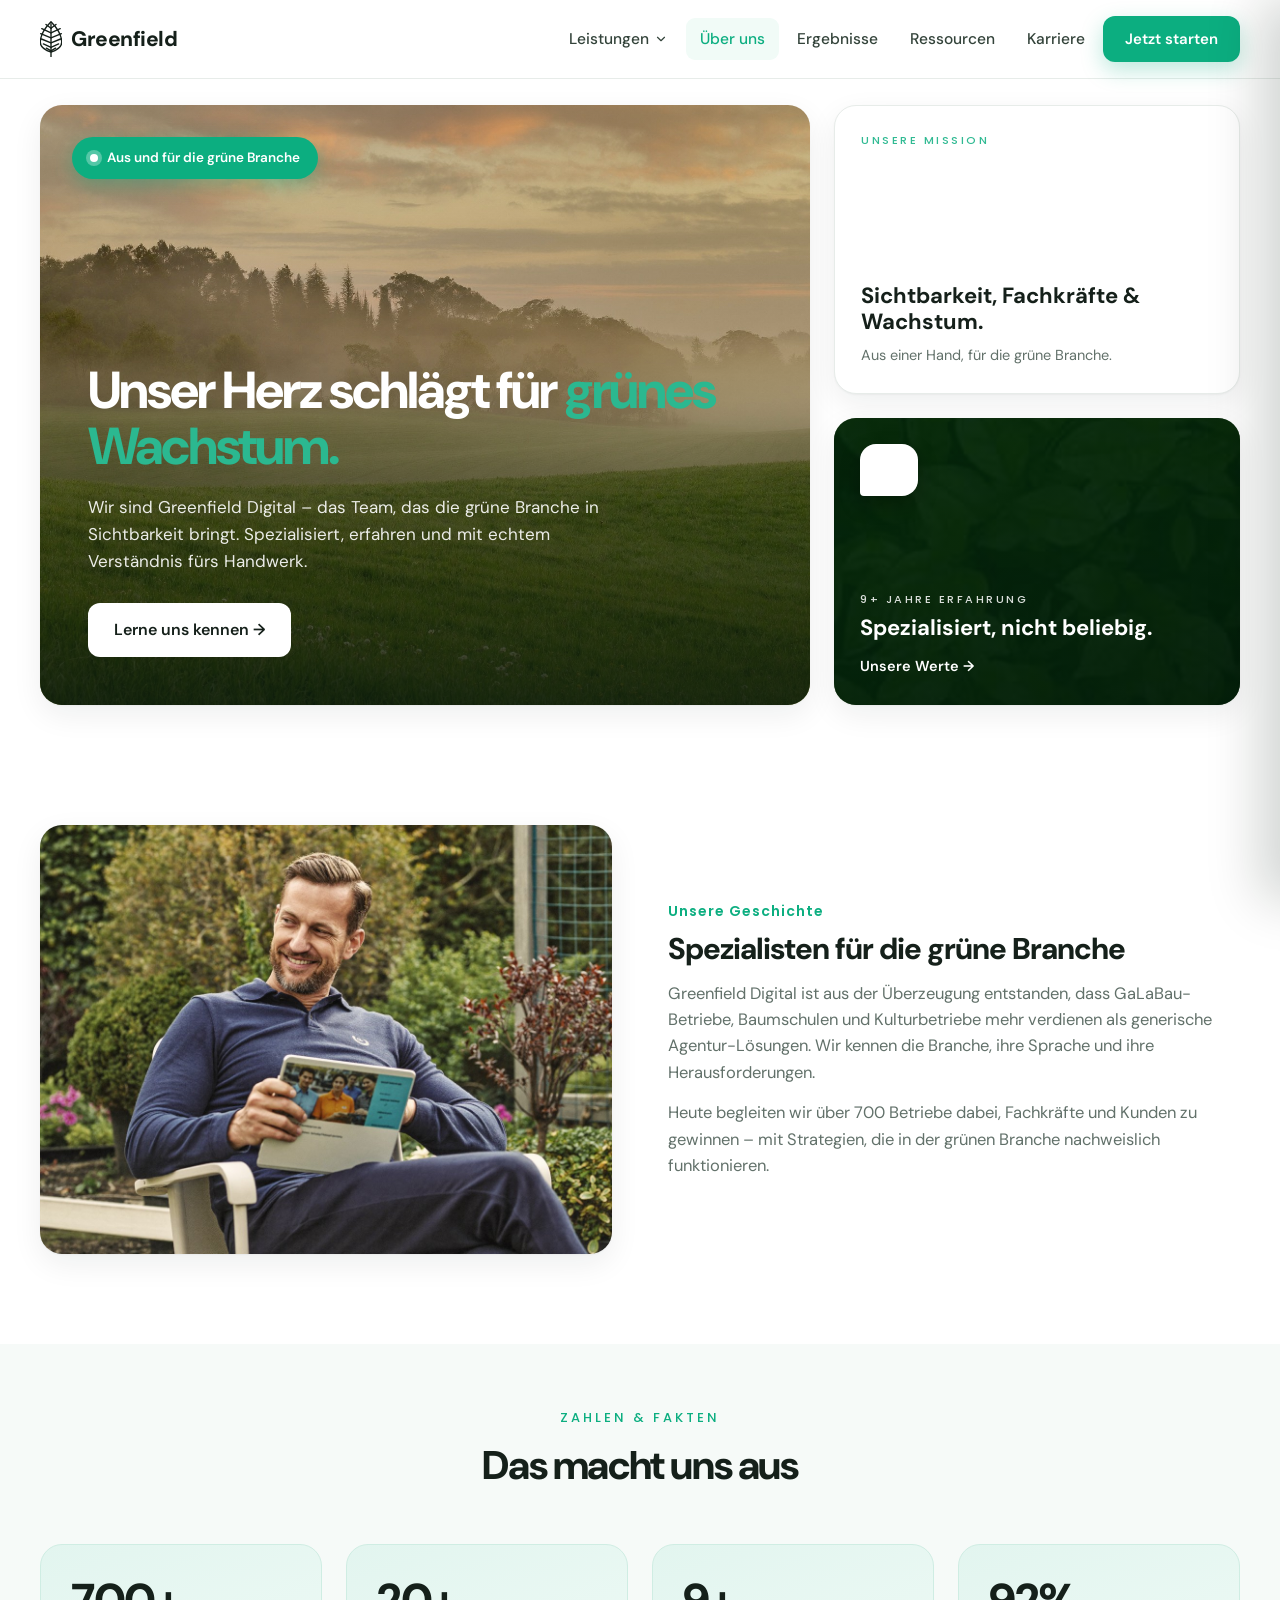
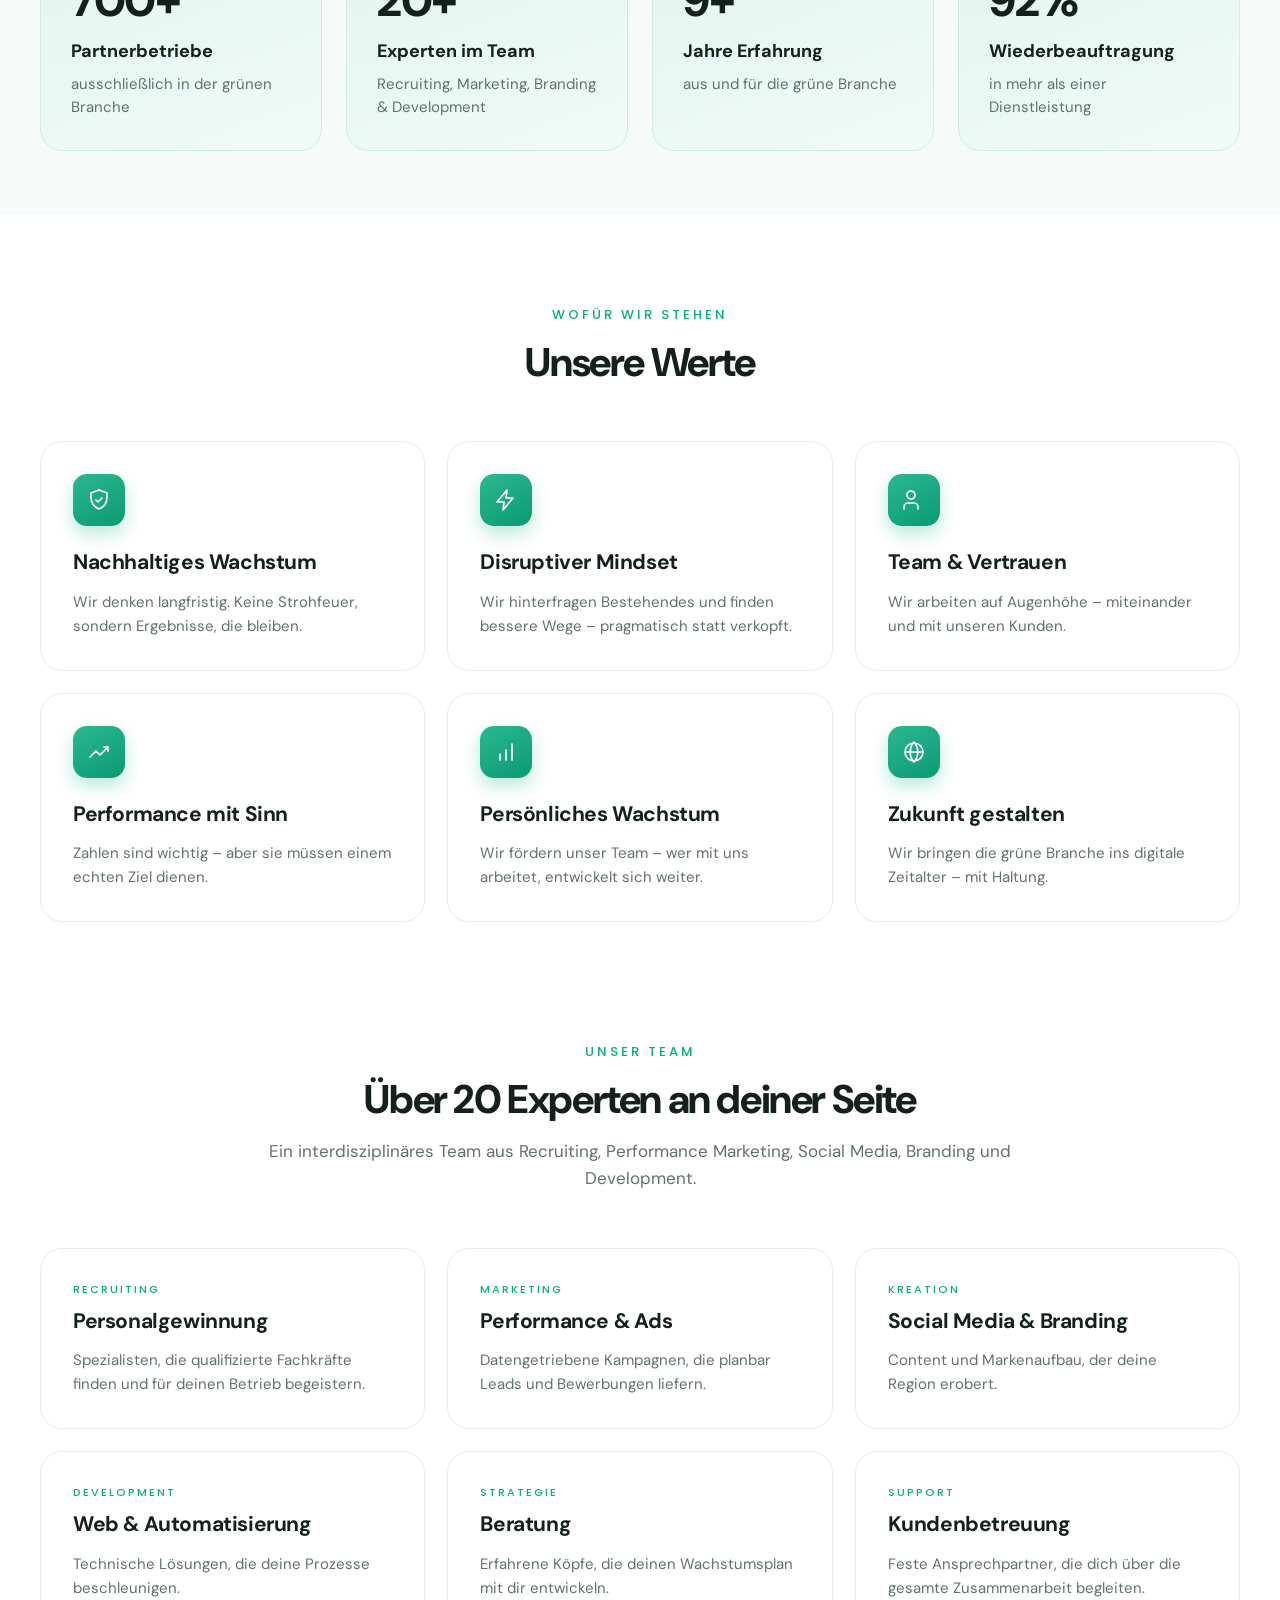
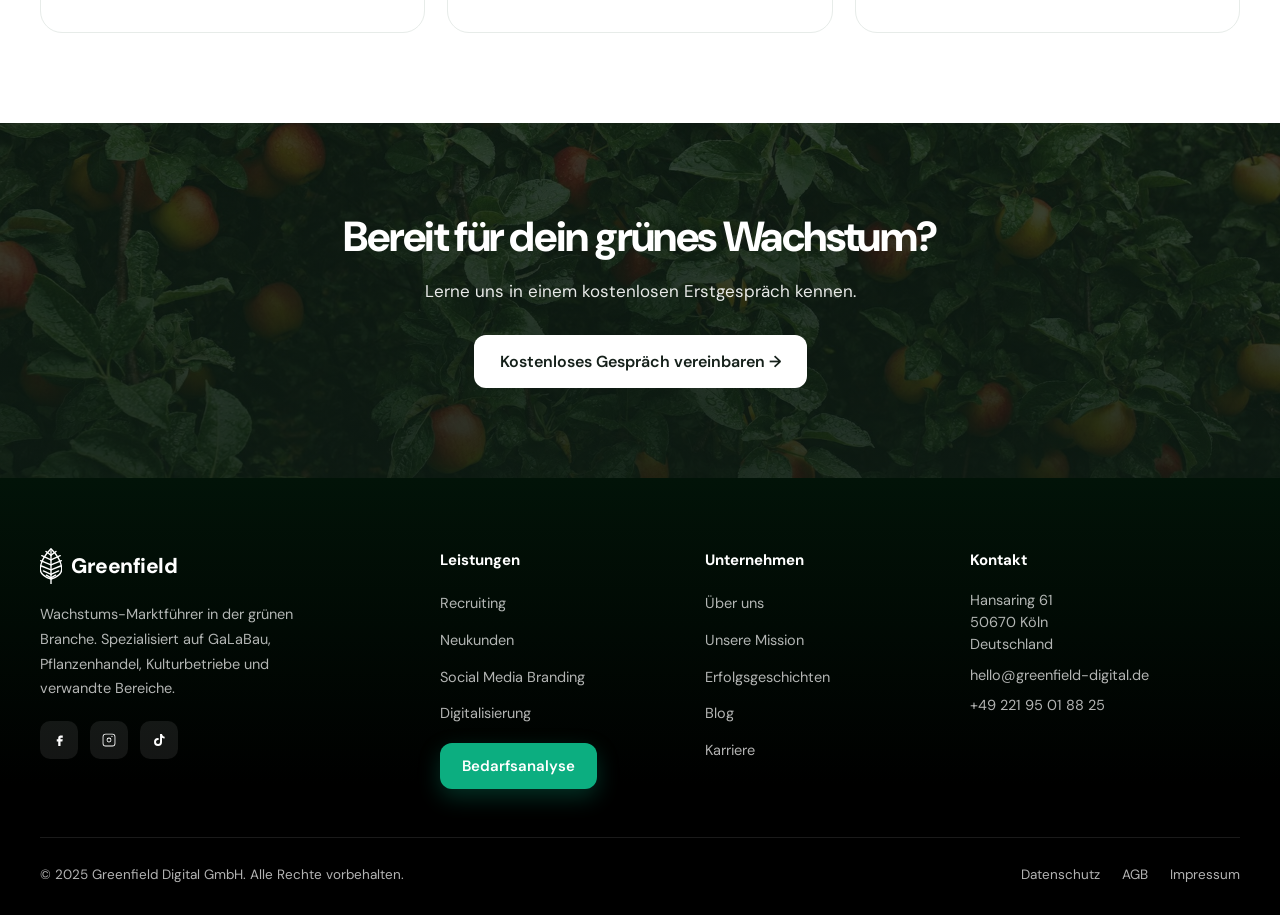
<file: ueber-uns.html>
<!DOCTYPE html>
<html lang="de">
<head>
<meta charset="UTF-8">
<meta name="viewport" content="width=device-width, initial-scale=1.0">
<title>Über uns · Greenfield Digital</title>
<meta name="description" content="Greenfield Digital ist der Wachstums-Marktführer in der grünen Branche. Über 20 Experten, 9+ Jahre Erfahrung und 700+ Partnerbetriebe – aus und für die grüne Branche.">
<link rel="canonical" href="https://greenfield-digital.de/ueber-uns.html">
<link rel="icon" href="assets/favicon.svg" type="image/svg+xml">
<link rel="icon" href="assets/favicon.png" type="image/png">
<link rel="apple-touch-icon" href="assets/apple-touch-icon.png">
<link rel="preconnect" href="https://fonts.googleapis.com">
<link rel="preconnect" href="https://fonts.gstatic.com" crossorigin>
<link href="https://fonts.googleapis.com/css2?family=DM+Sans:opsz,wght@9..40,400;9..40,500;9..40,600;9..40,700;9..40,800&family=Poppins:wght@500;600&display=swap" rel="stylesheet">
<link rel="stylesheet" href="assets/site.css">
</head>
<body>

<!-- HEADER -->
<header>
  <div class="wrap nav">
    <a href="index.html" class="brand">
      <span class="mark"><svg viewBox="0 0 56 94" fill="none" stroke="currentColor" stroke-width="3.6" stroke-linecap="round" stroke-linejoin="round"><path d="M28 2 C40 14 55 32 56 54 C56.6 66 45 76 28 81 C11 76 -0.6 66 0 54 C1 32 16 14 28 2 Z"/><path d="M28 7 V94"/><path d="M28 19 L41 9 M28 31 L52 20 M28 44 L55 33 M28 57 L53 47 M28 69 L48 60 M28 78 L40 71"/><path d="M28 19 L15 9 M28 31 L4 20 M28 44 L1 33 M28 57 L3 47 M28 69 L8 60 M28 78 L16 71"/></svg></span>
      <span class="txt-single">Greenfield</span>
    </a>
    <div class="sp"></div>
    <nav class="nav-links">
      <div class="has-drop">
        <a class="nav-link" href="recruiting.html">Leistungen
          <svg viewBox="0 0 24 24" fill="none" stroke="currentColor" stroke-width="2"><path d="m6 9 6 6 6-6" stroke-linecap="round" stroke-linejoin="round"/></svg></a>
        <div class="drop">
          <a href="recruiting.html"><span class="di"><svg viewBox="0 0 24 24" fill="none" stroke-width="1.7"><path d="M16 21v-2a4 4 0 0 0-4-4H6a4 4 0 0 0-4 4v2M9 11a4 4 0 1 0 0-8 4 4 0 0 0 0 8ZM19 16l2 2 4-4" stroke-linecap="round" stroke-linejoin="round"/></svg></span><span><b>Recruiting</b><span>Nachhaltige Personalgewinnung</span></span></a>
          <a href="neukundengewinnung.html"><span class="di"><svg viewBox="0 0 24 24" fill="none" stroke-width="1.7"><path d="M3 21v-2a4 4 0 0 1 4-4h4a4 4 0 0 1 4 4v2M9 11a4 4 0 1 0 0-8 4 4 0 0 0 0 8ZM19 8v6M16 11h6" stroke-linecap="round" stroke-linejoin="round"/></svg></span><span><b>Neukundengewinnung</b><span>Planbar neue Aufträge</span></span></a>
          <a href="social-media.html"><span class="di"><svg viewBox="0 0 24 24" fill="none" stroke-width="1.7"><path d="M7 11l5-7 5 7M5 11h14l-1.5 9h-11L5 11Z" stroke-linecap="round" stroke-linejoin="round"/></svg></span><span><b>Social Media &amp; Branding</b><span>Platzhirsch in der Region</span></span></a>
          <a href="digitalisierung.html"><span class="di"><svg viewBox="0 0 24 24" fill="none" stroke-width="1.7"><rect x="3" y="4" width="18" height="14" rx="2"/><path d="M8 21h8M12 18v3M8 10l2 2 4-4" stroke-linecap="round" stroke-linejoin="round"/></svg></span><span><b>Digitalisierung &amp; KI</b><span>Prozesse neu gedacht</span></span></a>
        </div>
      </div>
      <a class="nav-link active" href="ueber-uns.html">Über uns</a>
      <a class="nav-link" href="ergebnisse.html">Ergebnisse</a>
      <a class="nav-link" href="blog.html">Ressourcen</a>
      <a class="nav-link" href="karriere.html">Karriere</a>
      <a class="btn btn-green btn-sm" href="index.html#kontakt">Jetzt starten</a>
    </nav>
    <button class="burger" id="burger" aria-label="Menü öffnen"><span></span><span></span><span></span></button>
  </div>
</header>

<!-- MOBILE MENU -->
<div class="m-overlay" id="mOverlay"></div>
<nav class="m-menu" id="mMenu">
  <span class="m-cap">Leistungen</span>
  <a class="sub" href="recruiting.html">Recruiting</a>
  <a class="sub" href="neukundengewinnung.html">Neukundengewinnung</a>
  <a class="sub" href="social-media.html">Social Media &amp; Branding</a>
  <a class="sub" href="digitalisierung.html">Digitalisierung &amp; KI</a>
  <span class="m-cap">Mehr</span>
  <a href="ueber-uns.html">Über uns</a>
  <a href="ergebnisse.html">Ergebnisse</a>
  <a href="blog.html">Ressourcen</a>
  <a href="karriere.html">Karriere</a>
  <a class="btn btn-green" href="index.html#kontakt">Jetzt starten</a>
</nav>

<!-- HERO -->
<section class="hero">
  <div class="wrap">
    <div class="hero-grid">
      <div class="hero-main">
        <img class="bg" src="assets/hero-ueber.jpg" alt="Das Team von Greenfield Digital">
        <span class="hero-badge"><span class="dot"></span>Aus und für die grüne Branche</span>
        <h1>Unser Herz schlägt für <span class="u">grünes Wachstum.</span></h1>
        <p>Wir sind Greenfield Digital – das Team, das die grüne Branche in Sichtbarkeit bringt. Spezialisiert, erfahren und mit echtem Verständnis fürs Handwerk.</p>
        <div><a href="index.html#kontakt" class="btn btn-white">Lerne uns kennen →</a></div>
      </div>
      <div class="hero-side">
        <div class="hero-card light">
          <span class="lbl green">Unsere Mission</span>
          <div><h3 style="color:var(--ink)">Sichtbarkeit, Fachkräfte &amp; Wachstum.</h3><p style="color:var(--muted);font-size:14.5px;margin-top:8px">Aus einer Hand, für die grüne Branche.</p></div>
        </div>
        <div class="hero-card green">
          <span class="qicon"><svg viewBox="0 0 24 24" width="22" height="22" fill="none"><path d="M12 21c5-2 8-6 8-12V5l-8-3-8 3v4c0 6 3 10 8 12Z" stroke="#fff" stroke-width="1.6" stroke-linecap="round" stroke-linejoin="round"/></svg></span>
          <span class="lbl">9+ Jahre Erfahrung</span>
          <div><h3>Spezialisiert, nicht beliebig.</h3><a class="lnk" href="#werte">Unsere Werte →</a></div>
        </div>
      </div>
    </div>
  </div>
</section>

<!-- STORY -->
<section style="padding:90px 0">
  <div class="wrap">
    <div class="frow rv">
      <div class="fimg"><img src="assets/feature-1.jpg" alt="Greenfield Digital bei der Arbeit"></div>
      <div class="ftext">
        <div class="fnum">Unsere Geschichte</div>
        <h3>Spezialisten für die grüne Branche</h3>
        <p>Greenfield Digital ist aus der Überzeugung entstanden, dass GaLaBau-Betriebe, Baumschulen und Kulturbetriebe mehr verdienen als generische Agentur-Lösungen. Wir kennen die Branche, ihre Sprache und ihre Herausforderungen.</p>
        <p style="margin-top:14px">Heute begleiten wir über 700 Betriebe dabei, Fachkräfte und Kunden zu gewinnen – mit Strategien, die in der grünen Branche nachweislich funktionieren.</p>
      </div>
    </div>
  </div>
</section>

<!-- STATS -->
<section class="stats" style="background:var(--soft)">
  <div class="wrap">
    <div class="sec-head rv"><span class="caps">Zahlen &amp; Fakten</span><h2>Das macht uns aus</h2></div>
    <div class="stats-grid">
      <div class="stat rv"><div class="num" data-countup data-num="700+">700+</div><div class="t">Partnerbetriebe</div><div class="s">ausschließlich in der grünen Branche</div></div>
      <div class="stat rv"><div class="num" data-countup data-num="20+">20+</div><div class="t">Experten im Team</div><div class="s">Recruiting, Marketing, Branding &amp; Development</div></div>
      <div class="stat rv"><div class="num" data-countup data-num="9+">9+</div><div class="t">Jahre Erfahrung</div><div class="s">aus und für die grüne Branche</div></div>
      <div class="stat rv"><div class="num" data-countup data-num="92%">92%</div><div class="t">Wiederbeauftragung</div><div class="s">in mehr als einer Dienstleistung</div></div>
    </div>
  </div>
</section>

<!-- WERTE -->
<section id="werte" style="padding:90px 0">
  <div class="wrap">
    <div class="sec-head rv"><span class="caps">Wofür wir stehen</span><h2>Unsere Werte</h2></div>
    <div class="icards c3">
      <div class="icard rv"><div class="ic"><svg viewBox="0 0 24 24" fill="none" stroke-width="1.7"><path d="M12 21c5-2 8-6 8-12V5l-8-3-8 3v4c0 6 3 10 8 12Z"/><path d="M9 12l2 2 4-4" stroke-linecap="round" stroke-linejoin="round"/></svg></div><h3>Nachhaltiges Wachstum</h3><p>Wir denken langfristig. Keine Strohfeuer, sondern Ergebnisse, die bleiben.</p></div>
      <div class="icard rv"><div class="ic"><svg viewBox="0 0 24 24" fill="none" stroke-width="1.7"><path d="M13 2 3 14h7l-1 8 10-12h-7l1-8Z" stroke-linecap="round" stroke-linejoin="round"/></svg></div><h3>Disruptiver Mindset</h3><p>Wir hinterfragen Bestehendes und finden bessere Wege – pragmatisch statt verkopft.</p></div>
      <div class="icard rv"><div class="ic"><svg viewBox="0 0 24 24" fill="none" stroke-width="1.7"><path d="M16 21v-2a4 4 0 0 0-4-4H6a4 4 0 0 0-4 4v2M9 11a4 4 0 1 0 0-8 4 4 0 0 0 0 8Z" stroke-linecap="round" stroke-linejoin="round"/></svg></div><h3>Team &amp; Vertrauen</h3><p>Wir arbeiten auf Augenhöhe – miteinander und mit unseren Kunden.</p></div>
      <div class="icard rv"><div class="ic"><svg viewBox="0 0 24 24" fill="none" stroke-width="1.7"><path d="M3 17l6-6 4 4 8-8M21 7v4M21 7h-4" stroke-linecap="round" stroke-linejoin="round"/></svg></div><h3>Performance mit Sinn</h3><p>Zahlen sind wichtig – aber sie müssen einem echten Ziel dienen.</p></div>
      <div class="icard rv"><div class="ic"><svg viewBox="0 0 24 24" fill="none" stroke-width="1.7"><path d="M12 20V10M18 20V4M6 20v-6" stroke-linecap="round"/></svg></div><h3>Persönliches Wachstum</h3><p>Wir fördern unser Team – wer mit uns arbeitet, entwickelt sich weiter.</p></div>
      <div class="icard rv"><div class="ic"><svg viewBox="0 0 24 24" fill="none" stroke-width="1.7"><circle cx="12" cy="12" r="9"/><path d="M2 12h20M12 2a15 15 0 0 1 0 20 15 15 0 0 1 0-20Z"/></svg></div><h3>Zukunft gestalten</h3><p>Wir bringen die grüne Branche ins digitale Zeitalter – mit Haltung.</p></div>
    </div>
  </div>
</section>

<!-- TEAM (rollenbasiert) -->
<section style="padding:30px 0 90px">
  <div class="wrap">
    <div class="sec-head rv"><span class="caps">Unser Team</span><h2>Über 20 Experten an deiner Seite</h2><p>Ein interdisziplinäres Team aus Recruiting, Performance Marketing, Social Media, Branding und Development.</p></div>
    <div class="icards c3">
      <div class="icard soft rv"><div class="tag">Recruiting</div><h3>Personalgewinnung</h3><p>Spezialisten, die qualifizierte Fachkräfte finden und für deinen Betrieb begeistern.</p></div>
      <div class="icard soft rv"><div class="tag">Marketing</div><h3>Performance &amp; Ads</h3><p>Datengetriebene Kampagnen, die planbar Leads und Bewerbungen liefern.</p></div>
      <div class="icard soft rv"><div class="tag">Kreation</div><h3>Social Media &amp; Branding</h3><p>Content und Markenaufbau, der deine Region erobert.</p></div>
      <div class="icard soft rv"><div class="tag">Development</div><h3>Web &amp; Automatisierung</h3><p>Technische Lösungen, die deine Prozesse beschleunigen.</p></div>
      <div class="icard soft rv"><div class="tag">Strategie</div><h3>Beratung</h3><p>Erfahrene Köpfe, die deinen Wachstumsplan mit dir entwickeln.</p></div>
      <div class="icard soft rv"><div class="tag">Support</div><h3>Kundenbetreuung</h3><p>Feste Ansprechpartner, die dich über die gesamte Zusammenarbeit begleiten.</p></div>
    </div>
  </div>
</section>

<!-- CTA BAND -->
<section class="cta">
  <div class="cta-inner">
    <img src="assets/cta-bg.jpg" alt="">
    <h2>Bereit für dein grünes Wachstum?</h2>
    <p>Lerne uns in einem kostenlosen Erstgespräch kennen.</p>
    <a href="index.html#kontakt" class="btn btn-white">Kostenloses Gespräch vereinbaren →</a>
  </div>
</section>

<!-- FOOTER -->
<footer>
  <div class="wrap">
    <div class="foot-grid">
      <div class="foot-brand">
        <div class="brand"><span class="mark"><svg viewBox="0 0 56 94" fill="none" stroke="currentColor" stroke-width="3.6" stroke-linecap="round" stroke-linejoin="round"><path d="M28 2 C40 14 55 32 56 54 C56.6 66 45 76 28 81 C11 76 -0.6 66 0 54 C1 32 16 14 28 2 Z"/><path d="M28 7 V94"/><path d="M28 19 L41 9 M28 31 L52 20 M28 44 L55 33 M28 57 L53 47 M28 69 L48 60 M28 78 L40 71"/><path d="M28 19 L15 9 M28 31 L4 20 M28 44 L1 33 M28 57 L3 47 M28 69 L8 60 M28 78 L16 71"/></svg></span><span class="txt-single">Greenfield</span></div>
        <p>Wachstums-Marktführer in der grünen Branche. Spezialisiert auf GaLaBau, Pflanzenhandel, Kulturbetriebe und verwandte Bereiche.</p>
        <div class="foot-soc">
          <a href="#" aria-label="Facebook"><svg viewBox="0 0 24 24"><path d="M14 9h3V6h-3c-1.7 0-3 1.3-3 3v2H9v3h2v6h3v-6h2.5l.5-3H14V9.5c0-.3.2-.5.5-.5Z"/></svg></a>
          <a href="#" aria-label="Instagram"><svg viewBox="0 0 24 24"><path d="M12 8.8A3.2 3.2 0 1 0 12 15.2 3.2 3.2 0 0 0 12 8.8Zm0 5.3a2.1 2.1 0 1 1 0-4.2 2.1 2.1 0 0 1 0 4.2ZM16.5 3.5h-9A4 4 0 0 0 3.5 7.5v9a4 4 0 0 0 4 4h9a4 4 0 0 0 4-4v-9a4 4 0 0 0-4-4Zm2.9 13a2.9 2.9 0 0 1-2.9 2.9h-9a2.9 2.9 0 0 1-2.9-2.9v-9A2.9 2.9 0 0 1 7.5 4.6h9a2.9 2.9 0 0 1 2.9 2.9v9Zm-2.7-9.3a.75.75 0 1 1-1.5 0 .75.75 0 0 1 1.5 0Z"/></svg></a>
          <a href="#" aria-label="TikTok"><svg viewBox="0 0 24 24"><path d="M16 4c.3 2 1.6 3.4 3.5 3.6v2.5c-1.3 0-2.5-.4-3.5-1.1v5.7a5.3 5.3 0 1 1-5.3-5.3c.3 0 .5 0 .8.1v2.6a2.7 2.7 0 1 0 1.9 2.6V4H16Z"/></svg></a>
        </div>
      </div>
      <div><h4>Leistungen</h4><ul><li><a href="recruiting.html">Recruiting</a></li><li><a href="neukundengewinnung.html">Neukunden</a></li><li><a href="social-media.html">Social Media Branding</a></li><li><a href="digitalisierung.html">Digitalisierung</a></li></ul><a class="btn btn-green btn-sm" href="index.html#kontakt" style="margin-top:6px">Bedarfsanalyse</a></div>
      <div><h4>Unternehmen</h4><ul><li><a href="ueber-uns.html">Über uns</a></li><li><a href="ueber-uns.html">Unsere Mission</a></li><li><a href="ergebnisse.html">Erfolgsgeschichten</a></li><li><a href="blog.html">Blog</a></li><li><a href="karriere.html">Karriere</a></li></ul></div>
      <div class="foot-contact"><h4>Kontakt</h4><div>Hansaring 61<br>50670 Köln<br>Deutschland</div><div><a href="mailto:hello@greenfield-digital.de">hello@greenfield-digital.de</a></div><div><a href="tel:+4922195018825">+49 221 95 01 88 25</a></div></div>
    </div>
    <div class="foot-bottom">
      <div>© 2025 Greenfield Digital GmbH. Alle Rechte vorbehalten.</div>
      <div><a href="datenschutz.html">Datenschutz</a><a href="agb.html">AGB</a><a href="impressum.html">Impressum</a></div>
    </div>
  </div>
</footer>

<script>
(function(){var b=document.getElementById('burger'),o=document.getElementById('mOverlay'),m=document.getElementById('mMenu');function close(){b.classList.remove('x');o.classList.remove('open');m.classList.remove('open');document.body.style.overflow='';}function toggle(){var open=m.classList.toggle('open');b.classList.toggle('x',open);o.classList.toggle('open',open);document.body.style.overflow=open?'hidden':'';}if(b){b.addEventListener('click',toggle);o.addEventListener('click',close);m.querySelectorAll('a').forEach(function(a){a.addEventListener('click',close);});}})();
(function(){var io=new IntersectionObserver(function(es){es.forEach(function(e){if(e.isIntersecting){e.target.classList.add('in');io.unobserve(e.target);}});},{threshold:.12});document.querySelectorAll('.rv').forEach(function(el,i){el.style.transitionDelay=(i%4*60)+'ms';io.observe(el);});})();
(function(){function up(el){var raw=el.getAttribute('data-num')||el.textContent;var m=raw.match(/([\d.]+)/);if(!m)return;var target=parseFloat(m[1].replace(/\./g,''));var pre=raw.slice(0,m.index);var suf=raw.slice(m.index+m[1].length);var cur=0,step=Math.max(1,Math.ceil(target/40));var t=setInterval(function(){cur+=step;if(cur>=target){cur=target;clearInterval(t);}el.textContent=pre+(cur>=1000?cur.toLocaleString('de-DE'):cur)+suf;},22);}var io=new IntersectionObserver(function(es){es.forEach(function(e){if(e.isIntersecting){up(e.target);io.unobserve(e.target);}});},{threshold:.6});document.querySelectorAll('[data-countup]').forEach(function(el){io.observe(el);});})();
</script>
</body>
</html>
</file>
<file: assets/site.css>
/* ============================================================
   Greenfield Digital – Shared Stylesheet (site.css)
   Statisch, kein Build-Step. Tokens + Header/Dropdown/Mobile-Menü
   + Footer + Forms + wiederkehrende Komponenten.
   ============================================================ */
:root{
  --green:#0CAE80; --green-2:#0A9A71; --green-deep:#078560; --green-glow:#2BB890;
  --mint:#E2F5EF; --mint-2:#F1FBF7; --mint-line:#CFEDE3;
  --ink:#15201A; --ink-2:#33433A; --muted:#62716A;
  --bg:#FFFFFF; --soft:#F6FAF8; --line:#E7ECE9;
  --dark:#0E1A13; --dark-2:#16261C;
  --radius:22px; --radius-sm:14px;
  --shadow:0 1px 2px rgba(21,32,26,.04),0 10px 30px rgba(21,32,26,.07);
  --shadow-lg:0 20px 50px rgba(21,32,26,.12);
  --maxw:1320px;
}
*{box-sizing:border-box;margin:0;padding:0}
html{scroll-behavior:smooth}
body{font-family:"DM Sans",-apple-system,BlinkMacSystemFont,"Segoe UI",sans-serif;background:var(--bg);color:var(--ink);line-height:1.6;-webkit-font-smoothing:antialiased}
a{color:inherit;text-decoration:none}
img{max-width:100%;display:block}
.wrap{max-width:var(--maxw);margin:0 auto;padding:0 40px}
.caps{font-family:"Poppins",sans-serif;font-weight:500;font-size:13px;letter-spacing:3px;text-transform:uppercase}
.green{color:var(--green)}
section{position:relative}
.center{text-align:center}

/* ---------- Buttons ---------- */
.btn{display:inline-flex;align-items:center;gap:9px;font-weight:600;font-size:16px;padding:14px 26px;border-radius:12px;cursor:pointer;border:0;transition:.18s;white-space:nowrap}
.btn-green{background:var(--green);color:#fff;box-shadow:0 8px 22px rgba(12,174,128,.28)}
.btn-green:hover{background:var(--green-2);transform:translateY(-2px);box-shadow:0 12px 28px rgba(12,174,128,.36)}
.btn-white{background:#fff;color:var(--ink)}
.btn-white:hover{transform:translateY(-2px);box-shadow:var(--shadow)}
.btn-ghost{background:transparent;color:var(--ink);border:1.5px solid var(--line)}
.btn-ghost:hover{border-color:var(--green);color:var(--green)}
.btn-sm{padding:11px 22px;font-size:15px}

/* ---------- Header / Nav ---------- */
header{position:sticky;top:0;z-index:60;background:rgba(255,255,255,.86);backdrop-filter:blur(12px);border-bottom:1px solid var(--line)}
.nav{display:flex;align-items:center;gap:16px;height:78px}
.brand{display:flex;align-items:center;gap:9px;font-weight:800;font-size:23px;letter-spacing:-.5px;color:var(--ink)}
.brand .mark{width:22px;height:36px;display:grid;place-items:center}
.brand .mark svg{width:22px;height:36px;display:block}
.brand small{font-weight:500;color:var(--muted);letter-spacing:2px;font-size:12px;text-transform:uppercase}
.brand .txt{display:flex;flex-direction:column;line-height:1}
.nav .sp{flex:1}
.nav-links{display:flex;align-items:center;gap:4px}
.nav-link{font-weight:500;font-size:15.5px;color:var(--ink-2);padding:9px 14px;border-radius:9px;transition:.15s;cursor:pointer;display:inline-flex;align-items:center;gap:5px}
.nav-link:hover,.nav-link.active{color:var(--green);background:var(--mint-2)}
.nav-link svg{width:14px;height:14px;transition:.2s}
/* Dropdown */
.has-drop{position:relative}
.drop{position:absolute;top:calc(100% + 8px);left:0;background:#fff;border:1px solid var(--line);border-radius:16px;box-shadow:var(--shadow-lg);padding:10px;min-width:280px;opacity:0;visibility:hidden;transform:translateY(8px);transition:.18s;z-index:70}
.has-drop:hover .drop{opacity:1;visibility:visible;transform:none}
.has-drop:hover .nav-link svg{transform:rotate(180deg)}
.drop a{display:flex;gap:12px;align-items:flex-start;padding:11px 12px;border-radius:11px;transition:.15s}
.drop a:hover{background:var(--mint-2)}
.drop .di{width:38px;height:38px;border-radius:10px;background:var(--mint);display:grid;place-items:center;flex-shrink:0}
.drop .di svg{width:19px;height:19px;stroke:var(--green)}
.drop b{font-size:14.5px;font-weight:600;color:var(--ink);display:block}
.drop span{font-size:12.5px;color:var(--muted);line-height:1.4}
.burger{display:none;flex-direction:column;gap:5px;background:none;border:0;cursor:pointer;padding:8px;z-index:120}
.burger span{width:24px;height:2px;background:var(--ink);border-radius:2px;transition:.25s}
.burger.x span:nth-child(1){transform:translateY(7px) rotate(45deg)}
.burger.x span:nth-child(2){opacity:0}
.burger.x span:nth-child(3){transform:translateY(-7px) rotate(-45deg)}
/* Off-canvas mobile menu */
.m-overlay{position:fixed;inset:0;background:rgba(8,20,12,.45);opacity:0;visibility:hidden;transition:.25s;z-index:100}
.m-overlay.open{opacity:1;visibility:visible}
.m-menu{position:fixed;top:0;right:0;height:100%;width:min(86vw,360px);background:#fff;z-index:110;transform:translateX(100%);transition:transform .3s cubic-bezier(.4,0,.2,1);padding:90px 26px 30px;overflow-y:auto;box-shadow:-20px 0 50px rgba(8,20,12,.18)}
.m-menu.open{transform:none}
.m-menu a{display:block;padding:14px 8px;font-size:18px;font-weight:600;color:var(--ink);border-bottom:1px solid var(--line)}
.m-menu a.sub{font-size:15px;font-weight:500;color:var(--ink-2);padding-left:20px;border-bottom:1px solid var(--mint-2)}
.m-menu .m-cap{font-family:"Poppins";font-size:11px;letter-spacing:2px;text-transform:uppercase;color:var(--green);margin:20px 8px 6px;display:block}
.m-menu .btn{width:100%;justify-content:center;margin-top:24px}

/* ---------- Section heading ---------- */
.sec-head{text-align:center;max-width:760px;margin:0 auto 56px}
.sec-head .caps{color:var(--green);margin-bottom:14px;display:block}
.sec-head h2{font-size:40px;font-weight:800;letter-spacing:-1.4px;line-height:1.12}
.sec-head p{margin-top:16px;color:var(--muted);font-size:17px}
.pill{display:inline-flex;align-items:center;gap:8px;background:var(--mint);color:var(--green-deep);padding:8px 16px;border-radius:30px;font-size:13px;font-weight:600;font-family:"Poppins"}
.pill svg{width:15px;height:15px;stroke:var(--green)}

/* ---------- Hero (shared primitives) ---------- */
.hero{padding:26px 0 30px}
.hero-grid{display:grid;grid-template-columns:1.9fr 1fr;gap:24px;min-height:600px}
.hero-grid.solo{grid-template-columns:1fr}
.hero-main{position:relative;border-radius:var(--radius);overflow:hidden;display:flex;flex-direction:column;justify-content:flex-end;padding:48px;color:#fff;box-shadow:var(--shadow);min-height:600px}
.hero-main::after{content:"";position:absolute;inset:0;background:linear-gradient(180deg,rgba(10,30,18,.15) 0%,rgba(10,30,18,.05) 40%,rgba(8,24,14,.8) 100%);z-index:1}
.hero-main img.bg{position:absolute;inset:0;width:100%;height:100%;object-fit:cover;z-index:0}
.hero-main>*:not(img){position:relative;z-index:2}
.hero-main .hero-badge{position:absolute;top:32px;left:32px;display:inline-flex;align-items:center;gap:9px;background:var(--green);color:#fff;padding:10px 18px;border-radius:30px;font-size:13.5px;font-weight:600;z-index:2;box-shadow:0 6px 18px rgba(12,174,128,.35)}
.hero-badge .dot{width:8px;height:8px;border-radius:50%;background:#fff;box-shadow:0 0 0 4px rgba(255,255,255,.3)}
.hero-main h1{font-size:52px;font-weight:800;line-height:1.08;letter-spacing:-2px;max-width:660px}
.hero-main h1 .u{color:var(--green-glow)}
.hero-main p{margin:20px 0 28px;max-width:520px;font-size:17px;color:rgba(255,255,255,.9)}
.hero-meta{display:flex;gap:22px;flex-wrap:wrap;margin-bottom:26px}
.hero-meta span{display:flex;align-items:center;gap:8px;font-size:15px;font-weight:500}
.hero-meta svg{width:17px;height:17px;stroke:var(--green-glow)}
.hero-side{display:flex;flex-direction:column;gap:24px}
.hero-card{position:relative;border-radius:var(--radius);overflow:hidden;flex:1;padding:26px;display:flex;flex-direction:column;justify-content:space-between;box-shadow:var(--shadow);min-height:250px}
.hero-card.photo{color:#fff}
.hero-card.photo::after{content:"";position:absolute;inset:0;background:linear-gradient(180deg,rgba(8,24,14,.25),rgba(8,24,14,.8));z-index:1}
.hero-card.photo img{position:absolute;inset:0;width:100%;height:100%;object-fit:cover;z-index:0}
.hero-card.photo>*{position:relative;z-index:2}
.hero-card.green{background:#0A2A12 url("card-foliage.jpg") center/cover;color:#fff}
.hero-card.green::after{content:"";position:absolute;inset:0;background:linear-gradient(160deg,rgba(8,38,18,.5) 0%,rgba(4,28,12,.8) 100%);z-index:1}
.hero-card.green>*{position:relative;z-index:2}
.hero-card.light{background:#fff;border:1px solid var(--line)}
.hero-card .lbl{font-family:"Poppins";font-size:11px;letter-spacing:2.5px;text-transform:uppercase;opacity:.85;font-weight:500}
.hero-card h3{font-size:22px;font-weight:700;line-height:1.2;margin-top:6px}
.hero-card .lnk{font-weight:600;font-size:14.5px;display:inline-flex;align-items:center;gap:6px;margin-top:14px}
.hero-card .qicon{width:42px;height:42px;border-radius:12px;background:rgba(255,255,255,.18);display:grid;place-items:center;margin-bottom:auto}
.hero-card.green .qicon{width:58px;height:52px;border-radius:16px 16px 16px 4px;background:#fff;box-shadow:0 8px 20px rgba(0,0,0,.25)}
.hero-card.green .qicon svg{width:30px;height:30px;display:block}
/* Centered text hero (tool / simple pages) */
.hero-c{text-align:center;padding:80px 0 40px;position:relative;overflow:hidden}
.hero-c .glow{position:absolute;width:480px;height:480px;border-radius:50%;background:radial-gradient(circle,rgba(52,193,114,.14),transparent 70%);z-index:0}
.hero-c .glow.l{top:-80px;left:-120px}.hero-c .glow.r{bottom:-160px;right:-120px}
.hero-c>*{position:relative;z-index:1}
.hero-c h1{font-size:60px;font-weight:800;letter-spacing:-2.4px;line-height:1.05;margin:24px 0 18px}
.hero-c p.sub{font-size:19px;color:var(--muted);max-width:600px;margin:0 auto}

/* ---------- Stats ---------- */
.stats{padding:64px 0}
.stats-grid{display:grid;grid-template-columns:repeat(4,1fr);gap:24px}
.stat{background:linear-gradient(160deg,var(--mint) 0%,var(--mint-2) 100%);border:1px solid var(--mint-line);border-radius:var(--radius);padding:32px 30px}
.stat .ic{width:52px;height:52px;border-radius:14px;background:rgba(12,174,128,.12);display:grid;place-items:center;margin-bottom:26px}
.stat .ic svg{width:24px;height:24px;stroke:var(--green)}
.stat .num{font-size:46px;font-weight:800;letter-spacing:-1.5px;line-height:1}
.stat .t{font-weight:700;font-size:18px;margin:14px 0 8px}
.stat .s{color:var(--muted);font-size:15px;line-height:1.5}

/* ---------- Logos strip ---------- */
.logos{padding:60px 0;text-align:center}
.logos p{color:var(--muted);font-weight:500;font-size:15px;margin-bottom:30px}
.logo-row{display:flex;align-items:center;justify-content:center;gap:56px;flex-wrap:wrap}
.logo-row img{height:46px;width:auto;object-fit:contain;opacity:.82;filter:grayscale(.15);transition:opacity .2s,filter .2s}
.logo-row img:hover{opacity:1;filter:none}
.logo-grid{display:grid;grid-template-columns:repeat(4,1fr);gap:18px}
.logo-wall{display:grid;grid-template-columns:repeat(4,1fr);gap:18px;margin-top:40px}
.logo-wall .lw{background:#fff;border:1px solid var(--line);border-radius:14px;height:118px;display:grid;place-items:center;font-weight:800;font-size:18px;letter-spacing:-.3px;color:var(--ink-2);opacity:.62;text-align:center;padding:0 16px;line-height:1.2}
.logo-cell{background:#fff;border:1px solid var(--line);border-radius:14px;height:96px;display:grid;place-items:center;font-weight:800;font-size:18px;color:var(--ink-2);opacity:.75;transition:.18s}
.logo-cell:hover{opacity:1;box-shadow:var(--shadow);border-color:var(--mint-line)}

/* ---------- Review strip ---------- */
.review{padding:30px 0 90px}
.review-box{background:linear-gradient(150deg,var(--green) 0%,var(--green-deep) 100%);border-radius:var(--radius);padding:46px 56px;display:flex;align-items:center;gap:40px;color:#fff;flex-wrap:wrap}
.review-box .score{font-size:64px;font-weight:800;letter-spacing:-2px;line-height:1}
.review-box .score small{font-size:26px;opacity:.7}
.review-box .stars{font-size:22px;letter-spacing:3px}
.review-box .meta{font-size:15px;opacity:.9;margin-top:4px}
.review-box .sp{flex:1}

/* ---------- Map / Zahlen ---------- */
.mapsec{padding:90px 0;background:var(--soft)}
.map-grid{display:grid;grid-template-columns:1fr 1fr;gap:60px;align-items:center}
.map-vis{position:relative;display:grid;place-items:center;padding:20px 0}
.map-vis::before{content:"";position:absolute;width:118%;padding-bottom:118%;left:50%;top:50%;transform:translate(-50%,-50%);border-radius:50%;background:repeating-radial-gradient(circle at center,transparent 0 36px,rgba(12,174,128,.07) 36px 37px);-webkit-mask:radial-gradient(circle at center,#000 60%,transparent 72%);mask:radial-gradient(circle at center,#000 60%,transparent 72%);z-index:0}
.map-vis .degeo{position:relative;z-index:1;width:78%;max-width:430px;height:auto;overflow:visible;filter:drop-shadow(0 18px 34px rgba(12,174,128,.22))}
.map-vis .de-states path{fill:url(#deg-home);stroke:#fff;stroke-width:2.4;stroke-linejoin:round}
.map-vis .de-dots circle{fill:#fff;stroke:rgba(255,255,255,.45);stroke-width:9;transform-box:fill-box;transform-origin:center;animation:dotPulse 2.8s ease-in-out infinite}
.map-vis .de-dots circle:nth-child(3n){animation-delay:.5s}
.map-vis .de-dots circle:nth-child(3n+1){animation-delay:1.1s}
.map-vis .de-dots circle:nth-child(4n){animation-delay:1.7s}
@keyframes dotPulse{0%,100%{transform:scale(1);opacity:.95}50%{transform:scale(1.3);opacity:.62}}
@media (prefers-reduced-motion:reduce){.map-vis .de-dots circle{animation:none}}
.map-stats{display:grid;grid-template-columns:1fr 1fr;gap:30px 40px}
.map-stat .num{font-size:44px;font-weight:800;color:var(--green);letter-spacing:-1.5px;line-height:1}
.map-stat .t{font-weight:700;font-size:18px;margin:10px 0 6px}
.map-stat .s{color:var(--muted);font-size:14.5px;line-height:1.5}

/* ---------- Feature rows (alternating) ---------- */
.frow{display:grid;grid-template-columns:1fr 1fr;gap:56px;align-items:center;margin-bottom:80px}
.frow:last-child{margin-bottom:0}
.frow.rev .ftext{order:2}
.frow .fimg{border-radius:var(--radius);overflow:hidden;aspect-ratio:4/3;box-shadow:var(--shadow);position:relative}
.frow .fimg img{width:100%;height:100%;object-fit:cover}
.frow .fnum{font-family:"Poppins";font-weight:600;color:var(--green);font-size:14px;letter-spacing:1px}
.frow .ftext h3{font-size:30px;font-weight:800;letter-spacing:-1px;margin:10px 0 14px;line-height:1.15}
.frow .ftext p{color:var(--muted);font-size:16.5px}
.frow .ftext ul{list-style:none;margin-top:18px;display:grid;gap:10px}
.frow .ftext li{display:flex;gap:10px;align-items:flex-start;font-size:15.5px;color:var(--ink-2)}
.frow .ftext li svg{width:20px;height:20px;stroke:var(--green);flex-shrink:0;margin-top:2px}

/* ---------- Icon cards grid (process / values / benefits) ---------- */
.icards{display:grid;gap:22px}
.icards.c3{grid-template-columns:repeat(3,1fr)}
.icards.c2{grid-template-columns:repeat(2,1fr)}
.icards.c4{grid-template-columns:repeat(4,1fr)}
/* animated process flow */
.icards.flow{position:relative}
.icards.flow::before{content:"";position:absolute;top:84px;left:13%;right:13%;height:3px;z-index:0;border-radius:3px;background:linear-gradient(90deg,var(--green-glow),var(--green));-webkit-mask:repeating-linear-gradient(90deg,#000 0 16px,transparent 16px 30px);mask:repeating-linear-gradient(90deg,#000 0 16px,transparent 16px 30px);-webkit-mask-size:30px 100%;mask-size:30px 100%;animation:flowDash 1s linear infinite;opacity:.6}
@keyframes flowDash{to{-webkit-mask-position:30px 0;mask-position:30px 0}}
.icards.flow .icard{z-index:1}
.icards.flow .ic{animation:icPulse 2.6s ease-in-out infinite}
.icards.flow .icard:nth-child(2) .ic{animation-delay:.45s}
.icards.flow .icard:nth-child(3) .ic{animation-delay:.9s}
.icards.flow .icard:nth-child(4) .ic{animation-delay:1.35s}
@keyframes icPulse{0%,100%{box-shadow:0 8px 18px rgba(12,174,128,.28);transform:translateY(0)}50%{box-shadow:0 12px 28px rgba(12,174,128,.55);transform:translateY(-3px)}}
@media (max-width:880px){.icards.flow::before{display:none}}
@media (prefers-reduced-motion:reduce){.icards.flow::before,.icards.flow .ic{animation:none}}
.icard{background:#fff;border:1px solid var(--line);border-radius:var(--radius);padding:32px;transition:.2s;position:relative}
.icard:hover{transform:translateY(-4px);box-shadow:var(--shadow-lg);border-color:var(--mint-line)}
.icard .ic{width:52px;height:52px;border-radius:14px;background:linear-gradient(150deg,var(--green-glow),var(--green-2));display:grid;place-items:center;margin-bottom:20px;box-shadow:0 8px 18px rgba(12,174,128,.28)}
.icard .ic svg{width:24px;height:24px;stroke:#fff}
.icard .tag{font-family:"Poppins";font-size:11px;letter-spacing:2px;text-transform:uppercase;color:var(--green);font-weight:500;margin-bottom:6px}
.icard h3{font-size:21px;font-weight:700;letter-spacing:-.4px}
.icard p{color:var(--muted);font-size:15px;margin-top:10px;line-height:1.6}
.icard .step{position:absolute;top:26px;right:30px;font-family:"Poppins";font-weight:600;font-size:34px;color:var(--mint-line)}
.icards.soft .icard{background:var(--mint-2);border-color:var(--mint-line)}

/* ---------- Numbered steps (timeline) ---------- */
.steps{display:grid;gap:8px;max-width:760px;margin:0 auto;position:relative}
.steps::before{content:"";position:absolute;left:23px;top:30px;bottom:30px;width:2px;background:linear-gradient(180deg,var(--green-glow),var(--green));opacity:.32;z-index:0}
.steps::after{content:"";position:absolute;left:18.5px;width:11px;height:11px;border-radius:50%;background:var(--green);box-shadow:0 0 0 6px rgba(12,174,128,.16);z-index:1;animation:stepTravel 4.8s ease-in-out infinite}
@keyframes stepTravel{0%{top:26px}100%{top:calc(100% - 36px)}}
.step-row{display:flex;gap:22px;padding:22px 0;border-bottom:1px solid var(--line);position:relative;z-index:1}
.step-row:last-child{border-bottom:0}
.step-row .no{width:46px;height:46px;border-radius:50%;border:1.6px solid var(--green);background:#fff;color:var(--green);font-family:"Poppins";font-weight:600;display:grid;place-items:center;flex-shrink:0;font-size:15px;transition:.25s}
.step-row.in .no{background:var(--green);color:#fff;box-shadow:0 8px 18px rgba(12,174,128,.35)}
@media (prefers-reduced-motion:reduce){.steps::after{animation:none}}
.step-row h4{font-size:18px;font-weight:700;margin-bottom:5px}
.step-row p{color:var(--muted);font-size:15px}

/* ---------- Pricing / positioning columns ---------- */
.prices{display:grid;grid-template-columns:repeat(3,1fr);gap:22px;align-items:start}
.price{background:#fff;border:1px solid var(--line);border-radius:var(--radius);padding:34px}
.price.hot{background:linear-gradient(160deg,var(--green) 0%,var(--green-deep) 100%);color:#fff;border:0;transform:scale(1.03);box-shadow:var(--shadow-lg)}
.price .pt{font-weight:800;font-size:21px;letter-spacing:-.5px}
.price .pd{font-size:14.5px;color:var(--muted);margin:8px 0 22px}
.price.hot .pd{color:rgba(255,255,255,.85)}
.price ul{list-style:none;display:grid;gap:12px;margin-bottom:26px}
.price li{display:flex;gap:10px;font-size:14.5px;align-items:flex-start}
.price li svg{width:18px;height:18px;stroke:var(--green);flex-shrink:0;margin-top:2px}
.price.hot li svg{stroke:#fff}

/* ---------- Testimonial video ---------- */
.vid-wrap{max-width:860px;margin:0 auto;position:relative;border-radius:var(--radius);overflow:hidden;aspect-ratio:16/9;box-shadow:var(--shadow-lg);background:var(--dark)}
.vid-wrap img{width:100%;height:100%;object-fit:cover;opacity:.92}
.vid-wrap .play{position:absolute;inset:0;display:grid;place-items:center}
.vid-wrap .play span{width:78px;height:78px;border-radius:50%;background:rgba(255,255,255,.92);display:grid;place-items:center;box-shadow:0 10px 30px rgba(0,0,0,.3);transition:.2s;cursor:pointer}
.vid-wrap .play span:hover{transform:scale(1.08)}
.vid-wrap .play svg{width:28px;height:28px;fill:var(--green);margin-left:4px}
.vid-cap{position:absolute;left:24px;bottom:20px;color:#fff;z-index:2}
.vid-cap b{font-size:17px}.vid-cap span{font-size:13px;opacity:.85;display:block}

/* ---------- Company result cards (dark grid) ---------- */
.co-grid{display:grid;grid-template-columns:repeat(4,1fr);gap:22px}
.co-card{background:linear-gradient(168deg,#0E2A18 0%,#07160D 100%);border:1px solid rgba(255,255,255,.07);border-radius:18px;overflow:hidden;color:#fff;display:flex;flex-direction:column;transition:.2s}
.co-card:hover{transform:translateY(-4px);border-color:rgba(43,184,144,.4)}
.co-card .co-head{height:128px;background:linear-gradient(160deg,#16331F 0%,#0A1C11 100%);display:grid;place-items:center;border-bottom:1px solid rgba(255,255,255,.06)}
.co-card .co-logo{font-weight:800;font-size:17px;letter-spacing:.3px;color:#fff;text-align:center;padding:0 16px;line-height:1.2}
.co-card .co-logo.has-img{padding:0}
.co-card .co-logo.has-img img{display:block;max-height:56px;max-width:170px;width:auto;object-fit:contain;background:#fff;border-radius:11px;padding:11px 16px;box-shadow:0 8px 20px rgba(0,0,0,.28);transition:transform .25s}
.co-card:hover .co-logo.has-img img{transform:scale(1.05)}
.co-card .co-body{padding:24px 24px 28px;display:flex;flex-direction:column;flex:1}
.co-card h4{font-size:16px;font-weight:700;margin:0 0 5px;line-height:1.3}
.co-card .co-person{font-size:13.5px;color:var(--green-glow);margin-bottom:20px}
.co-card .co-list{list-style:none;display:flex;flex-direction:column;gap:13px;margin:0;padding:0}
.co-card .co-list li{position:relative;padding-left:30px;font-size:14px;color:rgba(255,255,255,.9);line-height:1.4}
.co-card .co-list li::before{content:"";position:absolute;left:0;top:1px;width:20px;height:20px;border-radius:50%;border:1.5px solid var(--green-glow);background:url("data:image/svg+xml,%3Csvg xmlns='http://www.w3.org/2000/svg' viewBox='0 0 24 24' fill='none' stroke='%232BB890' stroke-width='3' stroke-linecap='round' stroke-linejoin='round'%3E%3Cpath d='M20 6 9 17l-5-5'/%3E%3C/svg%3E") center/11px no-repeat}

/* ---------- Google review card ---------- */
.grev-wrap{padding:20px 0 40px}
.grev{background:#fff;border:1px solid var(--line);border-radius:24px;box-shadow:var(--shadow-lg);padding:46px 52px;display:grid;grid-template-columns:280px 1fr;gap:54px;align-items:center}
.grev-l{text-align:left}
.grev .gg{font-weight:800;font-size:22px;letter-spacing:-.5px;margin-bottom:14px}
.grev .gg .b{color:#4285F4}.grev .gg .r{color:#EA4335}.grev .gg .y{color:#FBBC05}.grev .gg .g{color:#34A853}
.grev .score{font-size:62px;font-weight:800;color:var(--green);letter-spacing:-2px;line-height:1}
.grev .score small{font-size:26px;color:var(--muted);font-weight:600}
.grev .stars{color:#F5B301;font-size:22px;letter-spacing:3px;margin:8px 0 6px}
.grev .meta{color:var(--muted);font-size:14.5px}
.grev .all{display:inline-flex;align-items:center;gap:6px;color:var(--green);font-weight:600;font-size:14.5px;margin-top:14px}
.grev-logos{display:grid;grid-template-columns:repeat(4,1fr);gap:30px 28px;align-items:center;border-left:1px solid var(--line);padding-left:54px}
.grev-logos span{font-weight:800;font-size:14px;color:var(--ink-2);opacity:.55;text-align:center;line-height:1.2}
.vpartner{display:flex;align-items:center;justify-content:center;gap:40px;flex-wrap:wrap;padding:10px 0 50px}
.vpartner .vp-cap{font-weight:700;font-size:14px;color:var(--ink-2)}
.vpartner img{height:46px;width:auto;object-fit:contain}

/* ---------- Job cards ---------- */
.jobs{display:grid;grid-template-columns:repeat(4,1fr);gap:20px}
.job{background:#fff;border:1px solid var(--line);border-radius:18px;padding:26px;transition:.2s;display:flex;flex-direction:column}
.job:hover{transform:translateY(-4px);box-shadow:var(--shadow-lg);border-color:var(--mint-line)}
.job .jph{width:48px;height:48px;border-radius:12px;background:var(--mint);display:grid;place-items:center;margin-bottom:16px}
.job .jph svg{width:22px;height:22px;stroke:var(--green)}
.job h4{font-size:17px;font-weight:700;line-height:1.25}
.job .jmeta{display:flex;flex-wrap:wrap;gap:8px;margin:14px 0 18px}
.job .jmeta span{background:var(--mint-2);color:var(--green-deep);border:1px solid var(--mint-line);font-size:12px;font-weight:600;padding:5px 11px;border-radius:20px}
.job .btn{margin-top:auto;width:100%;justify-content:center}

/* ---------- Blog cards ---------- */
.posts{display:grid;grid-template-columns:repeat(3,1fr);gap:28px}
.post{display:flex;flex-direction:column}
.post .pimg{border-radius:16px;overflow:hidden;aspect-ratio:16/10;position:relative;margin-bottom:16px}
.post .pimg img{width:100%;height:100%;object-fit:cover;transition:.3s}
.post:hover .pimg img{transform:scale(1.04)}
.post .ptags{position:absolute;top:12px;left:12px;display:flex;gap:6px}
.post .ptags span{background:#fff;font-size:11px;font-weight:600;padding:5px 10px;border-radius:20px;color:var(--ink-2)}
.post .ptags span.cat{background:var(--green);color:#fff}
.post .ptags span.rt{background:rgba(0,0,0,.42);color:#fff;backdrop-filter:blur(4px)}
.post .pimg .pbtn{position:absolute;top:12px;right:12px;width:34px;height:34px;border-radius:50%;background:rgba(255,255,255,.92);display:grid;place-items:center;z-index:2}
.post .pimg .pbtn svg{width:15px;height:15px;stroke:var(--ink);fill:none}
.post h3{font-size:19px;font-weight:700;letter-spacing:-.4px;line-height:1.25}
.post .pmeta{display:flex;align-items:center;gap:10px;font-size:12.5px;color:var(--muted);margin:10px 0}
.post .pmeta .av{width:22px;height:22px;border-radius:50%;background:var(--mint);object-fit:cover}
.post p{color:var(--muted);font-size:14.5px;line-height:1.6}
.post .vp{font-weight:600;color:var(--green);font-size:14px;margin-top:12px;display:inline-flex;align-items:center;gap:6px}

/* ---------- FAQ ---------- */
.faq{max-width:780px;margin:0 auto;display:grid;gap:12px}
.faq details{background:#fff;border:1px solid var(--line);border-radius:14px;padding:4px 22px;transition:.2s}
.faq details[open]{border-color:var(--mint-line);box-shadow:var(--shadow)}
.faq summary{list-style:none;cursor:pointer;padding:18px 0;font-weight:600;font-size:16.5px;display:flex;justify-content:space-between;align-items:center;gap:16px}
.faq summary::-webkit-details-marker{display:none}
.faq summary .pl{width:24px;height:24px;flex-shrink:0;position:relative}
.faq summary .pl::before,.faq summary .pl::after{content:"";position:absolute;background:var(--green);border-radius:2px;transition:.2s}
.faq summary .pl::before{top:11px;left:4px;right:4px;height:2px}
.faq summary .pl::after{left:11px;top:4px;bottom:4px;width:2px}
.faq details[open] summary .pl::after{transform:rotate(90deg);opacity:0}
.faq .fa{padding:0 0 20px;color:var(--muted);font-size:15.5px;line-height:1.7}

/* ---------- Contact / Forms ---------- */
.contact{padding:90px 0}
.contact-grid{display:grid;grid-template-columns:1fr 1.05fr;gap:60px}
.contact-left .caps{color:var(--green);display:block;margin-bottom:16px}
.contact-left h2{font-size:40px;font-weight:800;letter-spacing:-1.4px;line-height:1.12}
.contact-left>p{color:var(--muted);font-size:17px;margin:18px 0 32px;max-width:440px}
.founder{display:flex;align-items:center;gap:16px;padding:22px;background:var(--mint-2);border:1px solid var(--mint-line);border-radius:var(--radius-sm);max-width:420px}
.founder img{width:60px;height:60px;border-radius:50%;object-fit:cover;background:var(--mint)}
.founder b{font-size:16px}.founder span{color:var(--muted);font-size:14px;display:block}
.trust-row{display:flex;gap:26px;margin-top:30px;flex-wrap:wrap}
.trust-row div{display:flex;align-items:center;gap:8px;font-weight:600;font-size:15px;color:var(--ink-2)}
.trust-row svg{width:18px;height:18px;stroke:var(--green)}
.form-card{background:#fff;border:1px solid var(--line);border-radius:var(--radius);padding:36px;box-shadow:var(--shadow)}
.form-card .founder{margin-bottom:24px;max-width:none}
.form-row{display:grid;grid-template-columns:1fr 1fr;gap:16px}
.field{margin-bottom:16px}
.field label{display:block;font-weight:600;font-size:14px;margin-bottom:7px}
.field input,.field textarea,.field select{width:100%;border:1.5px solid var(--line);border-radius:11px;padding:13px 15px;font-family:inherit;font-size:15px;color:var(--ink);transition:.15s;background:#fff}
.field input:focus,.field textarea:focus,.field select:focus{outline:0;border-color:var(--green);box-shadow:0 0 0 4px rgba(12,174,128,.12)}
.field textarea{resize:vertical;min-height:90px}
.field input[type=file]{padding:11px;background:var(--mint-2);cursor:pointer}
.chips{display:flex;flex-wrap:wrap;gap:9px}
.chip{position:relative;cursor:pointer}
.chip input{position:absolute;opacity:0}
.chip span{display:inline-block;border:1.5px solid var(--line);border-radius:30px;padding:9px 16px;font-size:14px;font-weight:500;transition:.15s}
.chip input:checked+span{background:var(--mint);border-color:var(--green);color:var(--green-deep)}
.form-note{display:flex;gap:12px;align-items:flex-start;background:var(--mint-2);border-radius:12px;padding:14px 16px;margin:6px 0 18px}
.form-note svg{width:20px;height:20px;stroke:var(--green);flex-shrink:0;margin-top:2px}
.form-note b{font-size:14.5px}.form-note p{font-size:13.5px;color:var(--muted);margin-top:2px}
.form-meta{display:flex;gap:20px;justify-content:center;margin-top:16px;color:var(--muted);font-size:13.5px;flex-wrap:wrap}
.form-meta span{display:flex;align-items:center;gap:6px}
.form-disc{text-align:center;color:var(--muted);font-size:12.5px;margin-top:14px}
.form-ok{display:none;text-align:center;padding:40px 20px}
.form-ok svg{width:56px;height:56px;stroke:var(--green);margin:0 auto 16px}
.form-ok h3{font-size:24px;font-weight:800}

/* ---------- CTA band ---------- */
.cta{position:relative;overflow:hidden;margin:0;padding:0}
.cta-inner{position:relative;border-radius:0;overflow:hidden;padding:90px 40px;text-align:center;color:#fff}
.cta-inner img{position:absolute;inset:0;width:100%;height:100%;object-fit:cover;z-index:0}
.cta-inner::after{content:"";position:absolute;inset:0;background:linear-gradient(180deg,rgba(12,26,19,.78),rgba(12,26,19,.86));z-index:1}
.cta-inner>*{position:relative;z-index:2}
.cta-inner h2{font-size:42px;font-weight:800;letter-spacing:-1.4px;max-width:760px;margin:0 auto;line-height:1.12}
.cta-inner p{font-size:17px;opacity:.9;max-width:560px;margin:18px auto 30px}

/* ---------- Footer ---------- */
footer{background:linear-gradient(180deg,#021308 0%,#000000 70%);color:rgba(255,255,255,.7);padding:70px 0 30px}
.foot-grid{display:grid;grid-template-columns:1.6fr 1fr 1fr 1.2fr;gap:40px;padding-bottom:48px;border-bottom:1px solid rgba(255,255,255,.1)}
.foot-brand .brand{color:#fff;margin-bottom:18px}
.foot-brand p{font-size:14.5px;line-height:1.7;max-width:300px}
.foot-soc{display:flex;gap:12px;margin-top:20px}
.foot-soc a{width:38px;height:38px;border-radius:10px;background:rgba(255,255,255,.08);display:grid;place-items:center;transition:.18s}
.foot-soc a:hover{background:var(--green)}
.foot-soc svg{width:18px;height:18px;fill:#fff}
.foot-brand .btn{margin-top:22px}
footer h4{color:#fff;font-size:15px;font-weight:700;margin-bottom:18px}
footer ul{list-style:none}
footer li{margin-bottom:11px}
footer li a{font-size:14.5px;transition:.15s}
footer li a:hover{color:var(--green-glow)}
.foot-contact div{font-size:14.5px;margin-bottom:9px;line-height:1.5}
.foot-bottom{display:flex;justify-content:space-between;align-items:center;padding-top:26px;flex-wrap:wrap;gap:14px;font-size:13.5px}
.foot-bottom a{margin-left:22px}.foot-bottom a:hover{color:var(--green-glow)}

/* ---------- Single-word brand logo ---------- */
.brand .txt-single{font-weight:800;font-size:21px;letter-spacing:-.5px;line-height:1}
.foot-brand .brand .txt-single{color:#fff}

/* ---------- Hero floating partner card ---------- */
.hero-main .hero-partner{position:absolute;right:48px;bottom:48px;background:#fff;border-radius:18px;padding:22px 22px 18px;box-shadow:var(--shadow-lg);color:var(--ink);width:340px;max-width:44%;z-index:3;text-align:center}
.hero-partner .hp-leaf{display:block;width:24px;height:40px;margin:0 auto 8px}
.hero-partner .hp-leaf svg{width:24px;height:40px;display:block}
.hero-partner .hp-head{font-weight:700;font-size:16px;margin:0 0 16px;color:var(--ink)}
.hero-partner .hp-logos{display:flex;align-items:center;justify-content:space-between;gap:12px}
.hero-partner .hp-logos img{height:36px;width:auto;max-width:31%;object-fit:contain}

/* ---------- Stats (flat variant) ---------- */
.stats.flat .stat{background:#F6FAF9;border:1px solid var(--line);border-radius:var(--radius);padding:30px 30px}
.stats.flat .stat .ic{background:transparent;border-radius:0;width:auto;height:auto;margin-bottom:22px}
.stats.flat .stat .ic svg{width:26px;height:26px;stroke:var(--green)}

/* ---------- Marktführer cluster ---------- */
.mf{padding:90px 0}
.mf-grid{display:grid;grid-template-columns:1fr 1fr;gap:60px;align-items:center}
.mf-text h2{font-size:46px;font-weight:800;letter-spacing:-1.8px;line-height:1.08}
.mf-text h2 .u{position:relative;white-space:nowrap}
.mf-text h2 .u::after{content:"";position:absolute;left:0;right:0;bottom:4px;height:8px;background:var(--green-glow);border-radius:6px;opacity:.7;z-index:-1}
.mf-text>p{color:var(--muted);font-size:17px;margin:22px 0 22px;max-width:470px}
.mf-link{font-weight:600;color:var(--green);display:inline-flex;align-items:center;gap:8px}
.mf-part{margin-top:42px}
.mf-part .lbl{font-size:14px;color:var(--muted);margin-bottom:16px;display:block}
.mf-part .row{display:flex;align-items:center;gap:34px;flex-wrap:wrap}
.mf-part .row img{height:46px;width:auto;object-fit:contain}
.mf-cluster{position:relative;display:grid;grid-template-columns:1fr 1fr;gap:104px 78px}
.mf-lines{position:absolute;inset:0;width:100%;height:100%;z-index:1;pointer-events:none;overflow:visible}
.mf-lines line{stroke:var(--green);stroke-width:2;vector-effect:non-scaling-stroke;stroke-linecap:round;stroke-dasharray:4 6;opacity:.55;animation:mfFlow .85s linear infinite}
@keyframes mfFlow{to{stroke-dashoffset:-10}}
@media (prefers-reduced-motion:reduce){.mf-lines line{animation:none}}
.mf-mini{position:relative;z-index:2;background:#fff;border:1px solid var(--line);border-radius:16px;padding:22px;box-shadow:var(--shadow);min-height:150px}
.mf-mini .ic{width:40px;height:40px;border-radius:11px;background:var(--mint);display:grid;place-items:center;margin-bottom:14px}
.mf-mini .ic svg{width:20px;height:20px;stroke:var(--green)}
.mf-mini b{font-size:16px;display:block;margin-bottom:6px}
.mf-mini p{font-size:13.5px;color:var(--muted);line-height:1.5}
.mf-center{position:absolute;top:50%;left:50%;width:186px;min-height:0;background:linear-gradient(180deg,#0C1F17 0%,#0F4F38 55%,#15A878 100%);color:#fff;border-radius:22px;padding:26px 20px 58px;text-align:center;box-shadow:0 26px 52px rgba(8,53,38,.5);z-index:3;overflow:hidden;display:flex;flex-direction:column;align-items:center;transform:translate(-50%,-50%);animation:mfFloat 4.5s ease-in-out infinite}
@keyframes mfFloat{0%,100%{transform:translate(-50%,-50%)}50%{transform:translate(-50%,calc(-50% - 12px))}}
.mf-center h3{font-size:21px;font-weight:800;line-height:1.1;letter-spacing:-.5px}
.mf-center p{font-size:12px;opacity:.88;margin:9px 0 0;line-height:1.4}
.mf-center .mf-div{width:48px;height:1px;background:rgba(255,255,255,.35);margin:13px 0 10px}
.mf-center .mf-mid{font-family:"Poppins";font-size:10px;letter-spacing:2.5px;opacity:.85}
.mf-center .mf-hills{position:absolute;left:0;right:0;bottom:0;height:64px;background:
  radial-gradient(60% 130% at 32% 100%,rgba(149,225,200,.95) 0%,rgba(45,184,144,.4) 55%,transparent 78%),
  radial-gradient(60% 150% at 68% 100%,rgba(120,214,184,.95) 0%,rgba(45,184,144,.35) 55%,transparent 80%);
  z-index:0}
@media (prefers-reduced-motion:reduce){.mf-center{animation:none}}

/* ---------- Google review card ---------- */
.greview{padding:0 0 90px}
.greview-card{background:#fff;border:1px solid var(--line);border-radius:var(--radius);box-shadow:var(--shadow-lg);display:flex;align-items:stretch;max-width:1040px;margin:0 auto;overflow:hidden}
.greview-card .gr-left{flex:0 0 320px;display:flex;flex-direction:column;align-items:center;justify-content:center;text-align:center;padding:46px 30px;border-right:1px solid var(--line)}
.greview-card .g{margin-bottom:16px}
.greview-card .g svg{display:block;width:44px;height:44px}
.greview-card .sc{font-size:58px;font-weight:800;letter-spacing:-2px;line-height:1;color:var(--green)}
.greview-card .sc small{font-size:22px;color:var(--muted);-webkit-text-fill-color:var(--muted)}
.greview-card .stars{color:#FBB400;font-size:24px;letter-spacing:3px;margin-top:10px}
.greview-card .meta{color:var(--muted);font-size:14px;margin:12px 0 10px}
.greview-card .ga{font-weight:600;color:var(--green);font-size:14px}
.greview-card .gr-grid{flex:1;display:grid;grid-template-columns:repeat(3,1fr);gap:18px;padding:34px}
.greview-card .gr-grid span{border:1px solid var(--line);border-radius:14px;display:grid;place-items:center;padding:16px;min-height:86px;background:#fff;transition:transform .28s cubic-bezier(.22,1,.36,1),box-shadow .28s,border-color .28s;opacity:0;transform:translateY(14px) scale(.96)}
.greview-card.in .gr-grid span{opacity:1;transform:none}
.greview-card .gr-grid span:nth-child(1){transition-delay:.04s}
.greview-card .gr-grid span:nth-child(2){transition-delay:.10s}
.greview-card .gr-grid span:nth-child(3){transition-delay:.16s}
.greview-card .gr-grid span:nth-child(4){transition-delay:.22s}
.greview-card .gr-grid span:nth-child(5){transition-delay:.28s}
.greview-card .gr-grid span:nth-child(6){transition-delay:.34s}
.greview-card .gr-grid span:nth-child(7){transition-delay:.40s}
.greview-card .gr-grid span:nth-child(8){transition-delay:.46s}
.greview-card .gr-grid span:nth-child(9){transition-delay:.52s}
.greview-card .gr-grid span:hover{transform:translateY(-5px) scale(1.04);box-shadow:0 12px 26px rgba(12,174,128,.22);border-color:var(--green-glow)}
.greview-card .gr-grid img{max-height:42px;max-width:82%;width:auto;object-fit:contain;transition:transform .28s}
.greview-card .gr-grid span:hover img{transform:scale(1.08)}
@media (prefers-reduced-motion:reduce){.greview-card .gr-grid span{opacity:1;transform:none;transition:none}}

/* ---------- Kernkompetenzen carousel ---------- */
.kk{padding:20px 0 90px}
.kk-head{display:flex;align-items:center;justify-content:space-between;gap:20px;margin-bottom:40px}
.kk-head h2{font-size:40px;font-weight:800;letter-spacing:-1.4px;line-height:1.12}
.kk-nav{display:flex;gap:12px;flex-shrink:0}
.kk-nav button{width:46px;height:46px;border-radius:50%;border:1.5px solid var(--line);background:#fff;display:grid;place-items:center;cursor:pointer;color:var(--ink);transition:.18s}
.kk-nav button svg{width:18px;height:18px}
.kk-nav button:hover{border-color:var(--green);color:var(--green)}
.kk-nav button.act{background:var(--green);border-color:var(--green);color:#fff}
.kk-nav button:disabled{opacity:.35;cursor:default}
.kk-nav button:disabled:hover{border-color:var(--line);color:var(--ink)}
.kk-track{display:flex;gap:24px;overflow-x:auto;scroll-snap-type:x mandatory;scroll-behavior:smooth;padding:6px 4px 20px;scrollbar-width:none;-ms-overflow-style:none}
.kk-track::-webkit-scrollbar{display:none}
.kk-card{scroll-snap-align:start;flex:0 0 clamp(300px,40%,460px);position:relative;border-radius:var(--radius);overflow:hidden;min-height:468px;display:flex;flex-direction:column;justify-content:flex-end;padding:28px;color:#fff;box-shadow:var(--shadow);transition:transform .25s,box-shadow .25s}
.kk-card:hover{transform:translateY(-6px);box-shadow:var(--shadow-lg)}
.kk-card img{position:absolute;inset:0;width:100%;height:100%;object-fit:cover;z-index:0}
.kk-card::after{content:"";position:absolute;inset:0;background:linear-gradient(180deg,rgba(8,24,14,.12),rgba(8,24,14,.85));z-index:1}
.kk-card.active::after{background:linear-gradient(180deg,rgba(12,174,128,.45),rgba(7,107,78,.92))}
.kk-card>*{position:relative;z-index:2}
.kk-card .lbl{font-family:"Poppins";font-size:11px;letter-spacing:2.5px;text-transform:uppercase;opacity:.85;margin-bottom:10px}
.kk-card h3{font-size:25px;font-weight:800;letter-spacing:-.8px;line-height:1.05}
.kk-card p{font-size:13px;line-height:1.5;margin-top:11px;color:rgba(255,255,255,.92)}
.kk-card .btn{margin-top:18px;align-self:flex-start;font-size:14px;padding:11px 20px}
.kk-card .btn-card{background:rgba(255,255,255,.14);color:#fff;border:1px solid rgba(255,255,255,.5)}
.kk-card .btn-card:hover{background:rgba(255,255,255,.26)}

/* ---------- Testimonial section ---------- */
.tst{padding:30px 0 90px}
.tst .u-text{position:relative}
.tst .u-text::after{content:"";position:absolute;left:0;right:0;bottom:0;height:7px;background:var(--green-glow);border-radius:6px;opacity:.6;z-index:-1}
.tst-card{position:relative;border-radius:var(--radius);overflow:hidden;aspect-ratio:16/8;max-width:980px;margin:0 auto;box-shadow:var(--shadow-lg);color:#fff}
.tst-card img{position:absolute;inset:0;width:100%;height:100%;object-fit:cover;z-index:0}
.tst-card::after{content:"";position:absolute;inset:0;background:linear-gradient(180deg,rgba(8,24,14,.08),rgba(8,24,14,.78));z-index:1}
.tst-card>*{position:relative;z-index:2}
.tst-badge{position:absolute;top:24px;left:24px;background:var(--green);color:#fff;font-size:13px;font-weight:600;padding:8px 16px;border-radius:30px}
.tst-foot{position:absolute;left:28px;bottom:24px;display:flex;align-items:center;gap:16px}
.tst-foot .tlogo{font-weight:800;font-size:16px}
.tst-foot b{font-size:16px;display:block}
.tst-foot span{font-size:13px;opacity:.85}
.tst-more{text-align:center;margin-top:28px}
.tst-more a{font-weight:600;color:var(--green);display:inline-flex;align-items:center;gap:8px}

/* ---------- Instagram ---------- */
.insta{padding:20px 0 80px;text-align:center}
.insta h2{font-size:30px;font-weight:800;letter-spacing:-1px;margin-bottom:6px}
.insta-handle{display:inline-block;font-weight:600;color:var(--green-deep);text-decoration:none;margin-bottom:26px;transition:.2s}
.insta-handle:hover{color:var(--green)}
.insta-grid{display:grid;grid-template-columns:repeat(6,1fr);gap:14px}
.insta-grid a{position:relative;border-radius:14px;overflow:hidden;aspect-ratio:1/1}
.insta-grid img{width:100%;height:100%;object-fit:cover;transition:.3s}
.insta-grid a:hover img{transform:scale(1.06)}
.insta-grid .ig{position:absolute;inset:0;display:grid;place-items:center;background:rgba(15,122,64,.5);opacity:0;transition:opacity .3s}
.insta-grid a:hover .ig{opacity:1}
.insta-grid .ig svg{width:30px;height:30px;transform:scale(.8);transition:transform .3s}
.insta-grid a:hover .ig svg{transform:scale(1)}
.insta-cta{margin-top:30px}

/* ---------- Reveal animation ---------- */
.rv{opacity:0;transform:translateY(28px);transition:opacity .7s cubic-bezier(.2,.6,.2,1),transform .7s cubic-bezier(.2,.6,.2,1)}
.rv.in{opacity:1;transform:none}
@media (prefers-reduced-motion:reduce){.rv{opacity:1;transform:none;transition:none}}

/* ---------- Responsive ---------- */
@media(max-width:1024px){
  .co-grid,.jobs{grid-template-columns:repeat(2,1fr)}
}
@media(max-width:980px){
  .wrap{padding:0 22px}
  .nav-links{display:none}
  .burger{display:flex}
  .hero-grid{grid-template-columns:1fr}
  .hero-main{min-height:480px}
  .hero-side{flex-direction:row}
  .hero-main h1{font-size:38px}
  .hero-c h1{font-size:42px}
  .stats-grid{grid-template-columns:repeat(2,1fr)}
  .icards.c3,.icards.c2,.icards.c4,.prices,.posts,.logo-grid{grid-template-columns:1fr 1fr}
  .frow{grid-template-columns:1fr;gap:28px;margin-bottom:56px}
  .frow.rev .ftext{order:0}
  .map-grid,.contact-grid{grid-template-columns:1fr;gap:40px}
  .grev{grid-template-columns:1fr;gap:34px}
  .grev-logos{border-left:0;padding-left:0;border-top:1px solid var(--line);padding-top:34px}
  .map-vis{max-width:420px;margin:0 auto;width:100%}
  .price.hot{transform:none}
  .foot-grid{grid-template-columns:1fr 1fr}
  .sec-head h2,.contact-left h2,.cta-inner h2{font-size:30px}
  .mf-grid{grid-template-columns:1fr;gap:44px}
  .mf-text h2{font-size:34px}
  .kk-card{flex-basis:58%}
  .insta-grid{grid-template-columns:repeat(3,1fr)}
  .greview-card{flex-direction:column}
  .greview-card .gr-left{flex:none;border-right:none;border-bottom:1px solid var(--line)}
  .hero-partner{right:24px;bottom:24px;max-width:260px}
}
@media(max-width:600px){
  .hero-side{flex-direction:column}
  .hero-main{padding:30px}
  .hero-c h1{font-size:34px}
  .stats-grid,.icards.c3,.icards.c2,.icards.c4,.prices,.posts,.logo-grid,.co-grid,.jobs,.form-row,.foot-grid,.map-stats{grid-template-columns:1fr}
  .grev{padding:30px}.vpartner{gap:24px}
  .review-box{padding:32px}
  .cta-inner{padding:60px 24px}
  .sec-head{margin-bottom:36px}
  .mf-cluster{grid-template-columns:1fr}
  .mf-center{position:static;transform:none;width:auto;margin:4px 0}
  .kk-card{flex-basis:86%}
  .insta-grid{grid-template-columns:1fr}
  .tst-card{aspect-ratio:4/5}
  .hero-main .hero-partner{position:static;right:auto;bottom:auto;max-width:none;margin-top:18px}
}
</file>
<file: assets/legal.css>
:root{
  --green:#22A45D;--green-2:#1B8E4F;--ink:#15201A;--ink-2:#33433A;--muted:#62716A;
  --bg:#FFFFFF;--soft:#F6FAF8;--line:#E7ECE9;--mint-2:#F2FBF6;--maxw:860px;
}
*{box-sizing:border-box;margin:0;padding:0}
html{scroll-behavior:smooth}
body{font-family:"DM Sans",-apple-system,BlinkMacSystemFont,"Segoe UI",sans-serif;background:var(--bg);color:var(--ink);line-height:1.7;-webkit-font-smoothing:antialiased}
a{color:var(--green);text-decoration:none;word-break:break-word}
a:hover{text-decoration:underline}
header{position:sticky;top:0;z-index:60;background:rgba(255,255,255,.9);backdrop-filter:blur(12px);border-bottom:1px solid var(--line)}
.nav{display:flex;align-items:center;height:72px;max-width:1320px;margin:0 auto;padding:0 40px;gap:16px}
.brand{display:flex;align-items:center;gap:10px;font-weight:800;font-size:20px;letter-spacing:-.5px;color:var(--ink)}
.brand .mark{width:32px;height:32px;border-radius:9px;background:linear-gradient(140deg,#34C172,#1B8E4F);display:grid;place-items:center}
.brand .mark svg{width:19px;height:19px}
.brand small{font-weight:500;color:var(--muted);letter-spacing:2px;font-size:11px;text-transform:uppercase}
.nav .sp{flex:1}
.back{font-weight:600;font-size:15px;color:var(--ink-2)}
.back:hover{color:var(--green);text-decoration:none}
main{max-width:var(--maxw);margin:0 auto;padding:64px 40px 90px}
.legal h1{font-size:38px;font-weight:800;letter-spacing:-1.2px;margin-bottom:8px}
.legal .lead{color:var(--muted);margin-bottom:40px;font-size:16px}
.legal h2{font-size:22px;font-weight:700;letter-spacing:-.4px;margin:38px 0 12px}
.legal h3{font-size:17px;font-weight:700;margin:26px 0 8px}
.legal p{margin-bottom:14px;color:var(--ink-2);font-size:15.5px}
.legal ul{margin:0 0 16px 22px;color:var(--ink-2);font-size:15.5px}
.legal li{margin-bottom:7px}
.legal strong{color:var(--ink)}
.legal .box{background:var(--mint-2);border:1px solid var(--line);border-radius:14px;padding:22px 24px;margin-bottom:28px}
footer{background:var(--ink);color:rgba(255,255,255,.65);padding:40px 0;text-align:center;font-size:13.5px}
footer a{color:rgba(255,255,255,.8);margin:0 12px}
footer a:hover{color:#34C172;text-decoration:none}
@media(max-width:600px){main{padding:40px 22px 60px}.nav{padding:0 22px}.legal h1{font-size:28px}}
</file>
